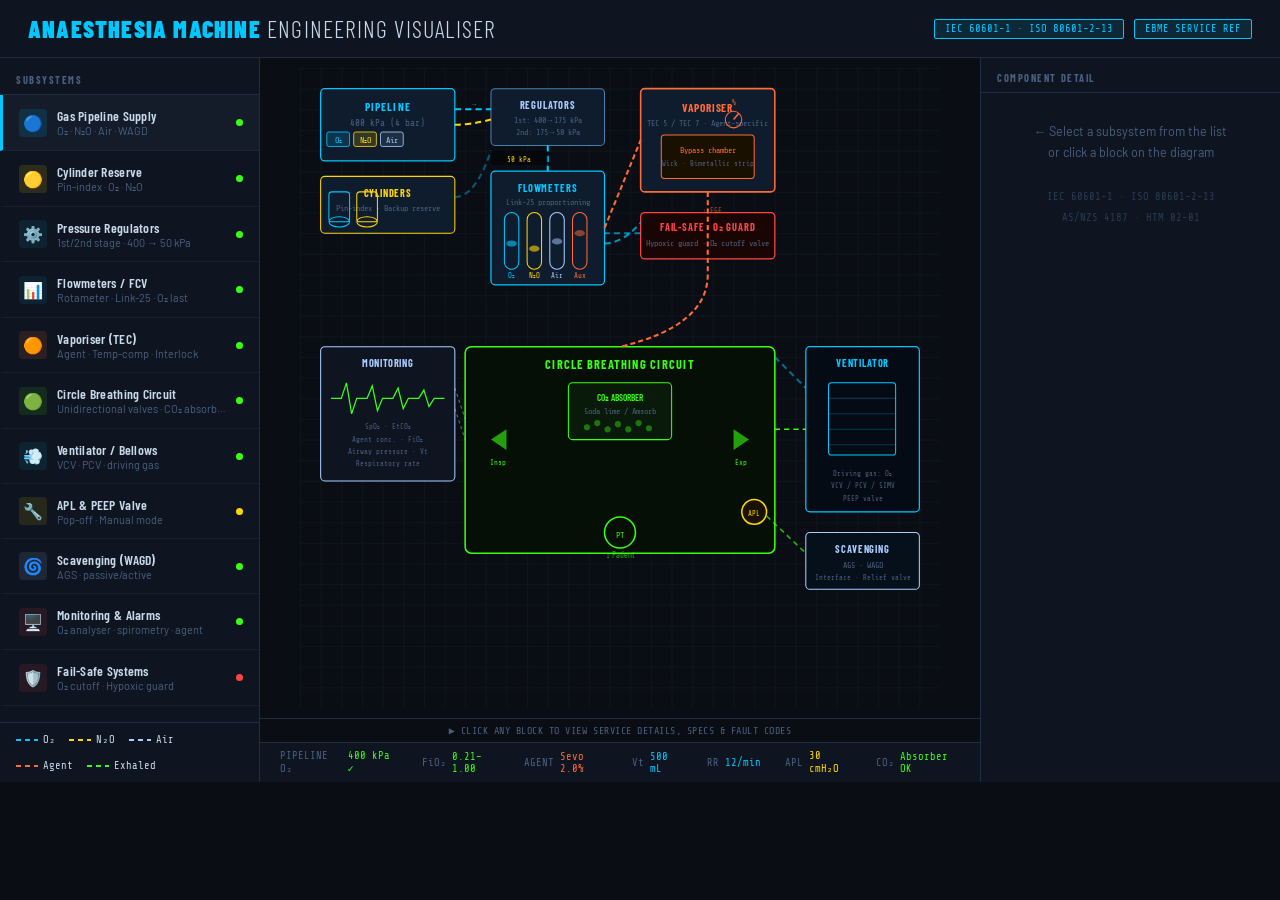
<file: medical-devices/anaesthesia-machine-visualiser.html>
<!DOCTYPE html>
<html lang="en">
<head>
<meta charset="UTF-8">
<meta name="viewport" content="width=device-width, initial-scale=1.0">
<title>Anaesthesia Machine — Engineering Visualiser</title>
<style>
  @import url('https://fonts.googleapis.com/css2?family=Share+Tech+Mono&family=Barlow+Condensed:wght@300;400;600;700;900&family=Barlow:wght@300;400;500&display=swap');

  :root {
    --bg: #0a0e14;
    --panel: #0f1520;
    --panel2: #141c2a;
    --border: #1e2d42;
    --accent: #00c8ff;
    --accent2: #ff6b35;
    --accent3: #39ff14;
    --accent4: #ffd700;
    --warn: #ff4444;
    --text: #c8daea;
    --muted: #4a6080;
    --mono: 'Share Tech Mono', monospace;
    --head: 'Barlow Condensed', sans-serif;
    --body: 'Barlow', sans-serif;
  }

  * { margin:0; padding:0; box-sizing:border-box; }

  body {
    background: var(--bg);
    color: var(--text);
    font-family: var(--body);
    min-height: 100vh;
    overflow-x: hidden;
  }

  /* === HEADER === */
  header {
    background: var(--panel);
    border-bottom: 1px solid var(--border);
    padding: 14px 28px;
    display: flex;
    align-items: center;
    justify-content: space-between;
  }
  .logo {
    font-family: var(--head);
    font-weight: 900;
    font-size: 1.5rem;
    letter-spacing: 0.05em;
    color: var(--accent);
    text-transform: uppercase;
  }
  .logo span { color: var(--text); font-weight: 300; }
  .badge {
    font-family: var(--mono);
    font-size: 0.65rem;
    background: rgba(0,200,255,0.1);
    border: 1px solid var(--accent);
    color: var(--accent);
    padding: 3px 10px;
    border-radius: 2px;
  }

  /* === LAYOUT === */
  .main {
    display: grid;
    grid-template-columns: 260px 1fr 300px;
    grid-template-rows: auto 1fr;
    height: calc(100vh - 58px);
    gap: 0;
  }

  /* === SIDEBAR LEFT — subsystems === */
  .sidebar-left {
    background: var(--panel);
    border-right: 1px solid var(--border);
    overflow-y: auto;
    padding: 0;
  }
  .sys-label {
    font-family: var(--head);
    font-weight: 700;
    font-size: 0.65rem;
    letter-spacing: 0.15em;
    color: var(--muted);
    padding: 16px 16px 8px;
    text-transform: uppercase;
    border-bottom: 1px solid var(--border);
  }
  .sys-btn {
    display: flex;
    align-items: center;
    gap: 10px;
    padding: 12px 16px;
    cursor: pointer;
    border-bottom: 1px solid rgba(30,45,66,0.5);
    transition: background 0.15s, border-left 0.15s;
    border-left: 3px solid transparent;
    user-select: none;
  }
  .sys-btn:hover { background: var(--panel2); }
  .sys-btn.active {
    background: var(--panel2);
    border-left-color: var(--accent);
  }
  .sys-icon {
    width: 28px; height: 28px;
    display: flex; align-items: center; justify-content: center;
    border-radius: 4px;
    font-size: 1rem;
    flex-shrink: 0;
  }
  .sys-info { flex: 1; min-width: 0; }
  .sys-name {
    font-family: var(--head);
    font-weight: 600;
    font-size: 0.85rem;
    letter-spacing: 0.02em;
    color: var(--text);
  }
  .sys-sub {
    font-size: 0.68rem;
    color: var(--muted);
    white-space: nowrap;
    overflow: hidden;
    text-overflow: ellipsis;
  }
  .status-dot {
    width: 7px; height: 7px;
    border-radius: 50%;
    flex-shrink: 0;
    animation: pulse 2s infinite;
  }
  .ok { background: var(--accent3); }
  .warn { background: var(--accent4); }
  .fault { background: var(--warn); }

  @keyframes pulse {
    0%,100% { opacity: 1; }
    50% { opacity: 0.4; }
  }

  /* === CENTRE — diagram area === */
  .centre {
    display: flex;
    flex-direction: column;
    background: var(--bg);
    overflow: hidden;
  }
  .diagram-area {
    flex: 1;
    position: relative;
    overflow: hidden;
    display: flex;
    align-items: center;
    justify-content: center;
  }

  /* === SVG DIAGRAM === */
  svg#machine {
    width: 100%;
    height: 100%;
    max-width: 640px;
    max-height: 640px;
  }

  /* Animated gas flow lines */
  .flow-o2 { stroke: #00c8ff; stroke-width: 2; fill: none; stroke-dasharray: 6 4; animation: flow 1.2s linear infinite; }
  .flow-n2o { stroke: #ffd700; stroke-width: 2; fill: none; stroke-dasharray: 6 4; animation: flow 1.4s linear infinite; }
  .flow-air { stroke: #aaccff; stroke-width: 1.5; fill: none; stroke-dasharray: 4 4; animation: flow 1.6s linear infinite; }
  .flow-agent { stroke: #ff6b35; stroke-width: 2; fill: none; stroke-dasharray: 5 3; animation: flow 1s linear infinite; }
  .flow-exhale { stroke: #39ff14; stroke-width: 1.5; fill: none; stroke-dasharray: 5 4; animation: flow-rev 1.8s linear infinite; }

  @keyframes flow {
    0% { stroke-dashoffset: 0; }
    100% { stroke-dashoffset: -20; }
  }
  @keyframes flow-rev {
    0% { stroke-dashoffset: 0; }
    100% { stroke-dashoffset: 20; }
  }

  /* Highlight ring when component selected */
  .comp-hitbox {
    cursor: pointer;
    fill: transparent;
  }
  .comp-hitbox:hover + .comp-highlight, .comp-hitbox.sel + .comp-highlight {
    opacity: 1;
  }
  .comp-highlight {
    opacity: 0;
    transition: opacity 0.2s;
    pointer-events: none;
  }

  /* Bellows animation */
  @keyframes bellow {
    0%, 100% { transform: scaleY(1); }
    50% { transform: scaleY(0.6); }
  }
  .bellows-anim { transform-origin: bottom; animation: bellow 3s ease-in-out infinite; }

  /* APL valve oscillate */
  @keyframes apl {
    0%, 100% { opacity: 1; }
    50% { opacity: 0.5; }
  }

  /* === INFO PANEL LEFT BOTTOM === */
  .gas-legend {
    padding: 10px 16px;
    border-top: 1px solid var(--border);
    display: flex;
    gap: 14px;
    flex-wrap: wrap;
  }
  .leg {
    display: flex; align-items: center; gap: 5px;
    font-size: 0.65rem; font-family: var(--mono);
  }
  .leg-line {
    width: 22px; height: 2px;
    background: repeating-linear-gradient(90deg, currentColor 0 5px, transparent 5px 9px);
  }

  /* === RIGHT PANEL === */
  .sidebar-right {
    background: var(--panel);
    border-left: 1px solid var(--border);
    overflow-y: auto;
    display: flex;
    flex-direction: column;
  }
  .panel-title {
    font-family: var(--head);
    font-weight: 700;
    font-size: 0.65rem;
    letter-spacing: 0.15em;
    color: var(--muted);
    padding: 14px 16px 8px;
    border-bottom: 1px solid var(--border);
    text-transform: uppercase;
  }

  /* Component detail */
  #detail-area { flex: 1; padding: 0; }
  .detail-empty {
    padding: 28px 18px;
    font-size: 0.78rem;
    color: var(--muted);
    text-align: center;
    line-height: 1.7;
  }
  .detail-card { padding: 0; }
  .detail-header {
    padding: 14px 16px 10px;
    border-bottom: 1px solid var(--border);
  }
  .detail-name {
    font-family: var(--head);
    font-weight: 700;
    font-size: 1.1rem;
    color: var(--accent);
    letter-spacing: 0.03em;
  }
  .detail-std {
    font-size: 0.68rem;
    color: var(--muted);
    font-family: var(--mono);
    margin-top: 2px;
  }
  .detail-body { padding: 12px 16px; }
  .detail-section {
    margin-bottom: 14px;
  }
  .det-sec-title {
    font-family: var(--head);
    font-weight: 600;
    font-size: 0.65rem;
    letter-spacing: 0.12em;
    color: var(--muted);
    text-transform: uppercase;
    margin-bottom: 6px;
  }
  .det-text {
    font-size: 0.78rem;
    line-height: 1.65;
    color: var(--text);
  }
  .check-list { list-style: none; }
  .check-list li {
    font-size: 0.75rem;
    padding: 4px 0;
    display: flex;
    gap: 7px;
    align-items: flex-start;
    border-bottom: 1px solid rgba(30,45,66,0.5);
    line-height: 1.4;
  }
  .check-list li:last-child { border-bottom: none; }
  .chk { color: var(--accent3); font-family: var(--mono); flex-shrink: 0; }
  .chk.w { color: var(--accent4); }
  .spec-grid {
    display: grid;
    grid-template-columns: 1fr 1fr;
    gap: 6px;
  }
  .spec-item {
    background: var(--panel2);
    border: 1px solid var(--border);
    padding: 7px 10px;
    border-radius: 3px;
  }
  .spec-key { font-size: 0.6rem; color: var(--muted); font-family: var(--mono); }
  .spec-val { font-size: 0.82rem; color: var(--accent); font-family: var(--mono); font-weight: 600; }

  /* Fault codes */
  .fault-list { list-style: none; }
  .fault-list li {
    font-size: 0.72rem;
    padding: 5px 0;
    display: flex;
    gap: 7px;
    align-items: flex-start;
    border-bottom: 1px solid rgba(30,45,66,0.5);
  }
  .fc { font-family: var(--mono); color: var(--warn); flex-shrink: 0; font-size: 0.68rem; }

  /* === BOTTOM STATUS BAR === */
  .status-bar {
    background: var(--panel);
    border-top: 1px solid var(--border);
    padding: 7px 20px;
    display: flex;
    gap: 24px;
    align-items: center;
    font-family: var(--mono);
    font-size: 0.65rem;
    color: var(--muted);
  }
  .sb-item { display: flex; gap: 6px; align-items: center; }
  .sb-val { color: var(--accent); }
  .sb-val.g { color: var(--accent3); }
  .sb-val.y { color: var(--accent4); }
  .sb-val.r { color: var(--warn); }

  /* click instruction */
  .click-hint {
    font-family: var(--mono);
    font-size: 0.63rem;
    color: var(--muted);
    text-align: center;
    padding: 6px;
    border-top: 1px solid var(--border);
    letter-spacing: 0.05em;
  }

  /* scrollbar */
  ::-webkit-scrollbar { width: 4px; }
  ::-webkit-scrollbar-track { background: transparent; }
  ::-webkit-scrollbar-thumb { background: var(--border); border-radius: 4px; }

  @media(max-width: 900px) {
    .main { grid-template-columns: 1fr; grid-template-rows: auto; height: auto; }
    .sidebar-left, .sidebar-right { max-height: 280px; }
  }
</style>
</head>
<body>

<header>
  <div class="logo">Anaesthesia Machine <span>Engineering Visualiser</span></div>
  <div style="display:flex;gap:10px;align-items:center;">
    <div class="badge">IEC 60601-1 · ISO 80601-2-13</div>
    <div class="badge">EBME SERVICE REF</div>
  </div>
</header>

<div class="main">

  <!-- LEFT SIDEBAR -->
  <div class="sidebar-left">
    <div class="sys-label">Subsystems</div>
    <div class="sys-btn active" data-comp="pipeline" onclick="selectSys(this,'pipeline')">
      <div class="sys-icon" style="background:rgba(0,200,255,0.12);">🔵</div>
      <div class="sys-info">
        <div class="sys-name">Gas Pipeline Supply</div>
        <div class="sys-sub">O₂ · N₂O · Air · WAGD</div>
      </div>
      <div class="status-dot ok"></div>
    </div>
    <div class="sys-btn" data-comp="cylinder" onclick="selectSys(this,'cylinder')">
      <div class="sys-icon" style="background:rgba(255,215,0,0.12);">🟡</div>
      <div class="sys-info">
        <div class="sys-name">Cylinder Reserve</div>
        <div class="sys-sub">Pin-index · O₂ · N₂O</div>
      </div>
      <div class="status-dot ok"></div>
    </div>
    <div class="sys-btn" data-comp="regulator" onclick="selectSys(this,'regulator')">
      <div class="sys-icon" style="background:rgba(0,200,255,0.08);">⚙️</div>
      <div class="sys-info">
        <div class="sys-name">Pressure Regulators</div>
        <div class="sys-sub">1st/2nd stage · 400 → 50 kPa</div>
      </div>
      <div class="status-dot ok"></div>
    </div>
    <div class="sys-btn" data-comp="flowmeter" onclick="selectSys(this,'flowmeter')">
      <div class="sys-icon" style="background:rgba(0,200,255,0.08);">📊</div>
      <div class="sys-info">
        <div class="sys-name">Flowmeters / FCV</div>
        <div class="sys-sub">Rotameter · Link-25 · O₂ last</div>
      </div>
      <div class="status-dot ok"></div>
    </div>
    <div class="sys-btn" data-comp="vaporiser" onclick="selectSys(this,'vaporiser')">
      <div class="sys-icon" style="background:rgba(255,107,53,0.12);">🟠</div>
      <div class="sys-info">
        <div class="sys-name">Vaporiser (TEC)</div>
        <div class="sys-sub">Agent · Temp-comp · Interlock</div>
      </div>
      <div class="status-dot ok"></div>
    </div>
    <div class="sys-btn" data-comp="circuit" onclick="selectSys(this,'circuit')">
      <div class="sys-icon" style="background:rgba(57,255,20,0.10);">🟢</div>
      <div class="sys-info">
        <div class="sys-name">Circle Breathing Circuit</div>
        <div class="sys-sub">Unidirectional valves · CO₂ absorber</div>
      </div>
      <div class="status-dot ok"></div>
    </div>
    <div class="sys-btn" data-comp="ventilator" onclick="selectSys(this,'ventilator')">
      <div class="sys-icon" style="background:rgba(0,200,255,0.08);">💨</div>
      <div class="sys-info">
        <div class="sys-name">Ventilator / Bellows</div>
        <div class="sys-sub">VCV · PCV · driving gas</div>
      </div>
      <div class="status-dot ok"></div>
    </div>
    <div class="sys-btn" data-comp="apl" onclick="selectSys(this,'apl')">
      <div class="sys-icon" style="background:rgba(255,215,0,0.10);">🔧</div>
      <div class="sys-info">
        <div class="sys-name">APL & PEEP Valve</div>
        <div class="sys-sub">Pop-off · Manual mode</div>
      </div>
      <div class="status-dot warn"></div>
    </div>
    <div class="sys-btn" data-comp="scavenging" onclick="selectSys(this,'scavenging')">
      <div class="sys-icon" style="background:rgba(170,204,255,0.10);">🌀</div>
      <div class="sys-info">
        <div class="sys-name">Scavenging (WAGD)</div>
        <div class="sys-sub">AGS · passive/active</div>
      </div>
      <div class="status-dot ok"></div>
    </div>
    <div class="sys-btn" data-comp="monitor" onclick="selectSys(this,'monitor')">
      <div class="sys-icon" style="background:rgba(255,68,68,0.10);">🖥️</div>
      <div class="sys-info">
        <div class="sys-name">Monitoring & Alarms</div>
        <div class="sys-sub">O₂ analyser · spirometry · agent</div>
      </div>
      <div class="status-dot ok"></div>
    </div>
    <div class="sys-btn" data-comp="failsafe" onclick="selectSys(this,'failsafe')">
      <div class="sys-icon" style="background:rgba(255,68,68,0.10);">🛡️</div>
      <div class="sys-info">
        <div class="sys-name">Fail-Safe Systems</div>
        <div class="sys-sub">O₂ cutoff · Hypoxic guard</div>
      </div>
      <div class="status-dot fault"></div>
    </div>

    <div style="height:16px;"></div>
    <div class="gas-legend">
      <div class="leg"><div class="leg-line" style="color:#00c8ff;"></div><span>O₂</span></div>
      <div class="leg"><div class="leg-line" style="color:#ffd700;"></div><span>N₂O</span></div>
      <div class="leg"><div class="leg-line" style="color:#aaccff;"></div><span>Air</span></div>
      <div class="leg"><div class="leg-line" style="color:#ff6b35;"></div><span>Agent</span></div>
      <div class="leg"><div class="leg-line" style="color:#39ff14;"></div><span>Exhaled</span></div>
    </div>
  </div>

  <!-- CENTRE DIAGRAM -->
  <div class="centre">
    <div class="diagram-area">
      <svg id="machine" viewBox="0 0 620 620" xmlns="http://www.w3.org/2000/svg">
        <defs>
          <filter id="glow">
            <feGaussianBlur stdDeviation="3" result="blur"/>
            <feComposite in="SourceGraphic" in2="blur" operator="over"/>
          </filter>
          <marker id="arr" markerWidth="6" markerHeight="6" refX="3" refY="3" orient="auto">
            <path d="M0,0 L6,3 L0,6 Z" fill="#00c8ff" opacity="0.7"/>
          </marker>
        </defs>

        <!-- BACKGROUND GRID -->
        <pattern id="grid" width="20" height="20" patternUnits="userSpaceOnUse">
          <path d="M20,0 L0,0 L0,20" fill="none" stroke="#1a2535" stroke-width="0.5"/>
        </pattern>
        <rect width="620" height="620" fill="url(#grid)"/>

        <!-- ========= GAS SUPPLY BLOCK ========= -->
        <!-- Pipeline block -->
        <rect x="20" y="20" width="130" height="70" rx="4" fill="#0f1c2e" stroke="#00c8ff" stroke-width="1.2" id="blk-pipeline"/>
        <text x="85" y="42" text-anchor="middle" font-family="'Barlow Condensed'" font-size="11" fill="#00c8ff" font-weight="700" letter-spacing="0.1em">PIPELINE</text>
        <text x="85" y="56" text-anchor="middle" font-family="'Share Tech Mono'" font-size="9" fill="#4a6080">400 kPa (4 bar)</text>
        <!-- Gas labels -->
        <rect x="26" y="62" width="22" height="14" rx="2" fill="rgba(0,200,255,0.15)" stroke="#00c8ff" stroke-width="0.8"/>
        <text x="37" y="73" text-anchor="middle" font-family="'Share Tech Mono'" font-size="8" fill="#00c8ff">O₂</text>
        <rect x="52" y="62" width="22" height="14" rx="2" fill="rgba(255,215,0,0.15)" stroke="#ffd700" stroke-width="0.8"/>
        <text x="63" y="73" text-anchor="middle" font-family="'Share Tech Mono'" font-size="8" fill="#ffd700">N₂O</text>
        <rect x="78" y="62" width="22" height="14" rx="2" fill="rgba(170,204,255,0.1)" stroke="#aaccff" stroke-width="0.8"/>
        <text x="89" y="73" text-anchor="middle" font-family="'Share Tech Mono'" font-size="8" fill="#aaccff">Air</text>
        <!-- Clickable hitbox -->
        <rect x="20" y="20" width="130" height="70" rx="4" class="comp-hitbox" onclick="showDetail('pipeline')"/>

        <!-- Cylinder reserve -->
        <rect x="20" y="105" width="130" height="55" rx="4" fill="#0f1c2e" stroke="#ffd700" stroke-width="1" id="blk-cylinder"/>
        <text x="85" y="125" text-anchor="middle" font-family="'Barlow Condensed'" font-size="10" fill="#ffd700" font-weight="700" letter-spacing="0.08em">CYLINDERS</text>
        <text x="85" y="139" text-anchor="middle" font-family="'Share Tech Mono'" font-size="8" fill="#4a6080">Pin-index · Backup reserve</text>
        <!-- cylinder icons -->
        <ellipse cx="38" cy="149" rx="10" ry="5" fill="none" stroke="#00c8ff" stroke-width="1"/>
        <rect x="28" y="120" width="20" height="29" rx="3" fill="none" stroke="#00c8ff" stroke-width="1"/>
        <ellipse cx="65" cy="149" rx="10" ry="5" fill="none" stroke="#ffd700" stroke-width="1"/>
        <rect x="55" y="120" width="20" height="29" rx="3" fill="none" stroke="#ffd700" stroke-width="1"/>
        <rect x="20" y="105" width="130" height="55" rx="4" class="comp-hitbox" onclick="showDetail('cylinder')"/>

        <!-- ========= REGULATORS ========= -->
        <rect x="185" y="20" width="110" height="55" rx="4" fill="#0f1c2e" stroke="#4a80aa" stroke-width="1" id="blk-regulator"/>
        <text x="240" y="40" text-anchor="middle" font-family="'Barlow Condensed'" font-size="10" fill="#aaccff" font-weight="700" letter-spacing="0.08em">REGULATORS</text>
        <text x="240" y="53" text-anchor="middle" font-family="'Share Tech Mono'" font-size="8" fill="#4a6080">1st: 400→175 kPa</text>
        <text x="240" y="65" text-anchor="middle" font-family="'Share Tech Mono'" font-size="8" fill="#4a6080">2nd: 175→50 kPa</text>
        <rect x="185" y="20" width="110" height="55" rx="4" class="comp-hitbox" onclick="showDetail('regulator')"/>

        <!-- ========= FLOWMETERS ========= -->
        <rect x="185" y="100" width="110" height="110" rx="4" fill="#0f1c2e" stroke="#00c8ff" stroke-width="1.2" id="blk-flowmeter"/>
        <text x="240" y="120" text-anchor="middle" font-family="'Barlow Condensed'" font-size="10" fill="#00c8ff" font-weight="700" letter-spacing="0.08em">FLOWMETERS</text>
        <text x="240" y="133" text-anchor="middle" font-family="'Share Tech Mono'" font-size="8" fill="#4a6080">Link-25 proportioning</text>

        <!-- Rotameter tubes -->
        <rect x="198" y="140" width="14" height="55" rx="7" fill="none" stroke="#00c8ff" stroke-width="1"/>
        <ellipse cx="205" cy="170" rx="5" ry="3" fill="#00c8ff" opacity="0.6"/>
        <text x="205" y="203" text-anchor="middle" font-family="'Share Tech Mono'" font-size="7" fill="#00c8ff">O₂</text>

        <rect x="220" y="140" width="14" height="55" rx="7" fill="none" stroke="#ffd700" stroke-width="1"/>
        <ellipse cx="227" cy="175" rx="5" ry="3" fill="#ffd700" opacity="0.6"/>
        <text x="227" y="203" text-anchor="middle" font-family="'Share Tech Mono'" font-size="7" fill="#ffd700">N₂O</text>

        <rect x="242" y="140" width="14" height="55" rx="7" fill="none" stroke="#aaccff" stroke-width="1"/>
        <ellipse cx="249" cy="168" rx="5" ry="3" fill="#aaccff" opacity="0.5"/>
        <text x="249" y="203" text-anchor="middle" font-family="'Share Tech Mono'" font-size="7" fill="#aaccff">Air</text>

        <rect x="264" y="140" width="14" height="55" rx="7" fill="none" stroke="#ff6b35" stroke-width="1"/>
        <ellipse cx="271" cy="160" rx="5" ry="3" fill="#ff6b35" opacity="0.5"/>
        <text x="271" y="203" text-anchor="middle" font-family="'Share Tech Mono'" font-size="7" fill="#ff6b35">Aux</text>

        <rect x="185" y="100" width="110" height="110" rx="4" class="comp-hitbox" onclick="showDetail('flowmeter')"/>

        <!-- ========= VAPORISER ========= -->
        <rect x="330" y="20" width="130" height="100" rx="4" fill="#0f1c2e" stroke="#ff6b35" stroke-width="1.5" id="blk-vaporiser"/>
        <text x="395" y="43" text-anchor="middle" font-family="'Barlow Condensed'" font-size="11" fill="#ff6b35" font-weight="700" letter-spacing="0.08em">VAPORISER</text>
        <text x="395" y="56" text-anchor="middle" font-family="'Share Tech Mono'" font-size="8" fill="#4a6080">TEC 5 / TEC 7 · Agent-specific</text>
        <!-- Vaporiser body -->
        <rect x="350" y="65" width="90" height="42" rx="3" fill="#1a1000" stroke="#ff6b35" stroke-width="1"/>
        <text x="395" y="82" text-anchor="middle" font-family="'Share Tech Mono'" font-size="8" fill="#ff6b35">Bypass chamber</text>
        <text x="395" y="95" text-anchor="middle" font-family="'Share Tech Mono'" font-size="7" fill="#4a6080">Wick · Bimetallic strip</text>
        <!-- dial indicator -->
        <circle cx="420" cy="50" r="8" fill="none" stroke="#ff6b35" stroke-width="1"/>
        <line x1="420" y1="50" x2="425" y2="44" stroke="#ff6b35" stroke-width="1.5"/>
        <text x="420" y="36" text-anchor="middle" font-family="'Share Tech Mono'" font-size="7" fill="#ff6b35">%</text>
        <rect x="330" y="20" width="130" height="100" rx="4" class="comp-hitbox" onclick="showDetail('vaporiser')"/>

        <!-- ========= FAIL-SAFE ========= -->
        <rect x="330" y="140" width="130" height="45" rx="4" fill="#1a0505" stroke="#ff4444" stroke-width="1.2" id="blk-failsafe"/>
        <text x="395" y="158" text-anchor="middle" font-family="'Barlow Condensed'" font-size="10" fill="#ff4444" font-weight="700" letter-spacing="0.08em">FAIL-SAFE · O₂ GUARD</text>
        <text x="395" y="172" text-anchor="middle" font-family="'Share Tech Mono'" font-size="8" fill="#4a6080">Hypoxic guard · O₂ cutoff valve</text>
        <rect x="330" y="140" width="130" height="45" rx="4" class="comp-hitbox" onclick="showDetail('failsafe')"/>

        <!-- ========= CIRCLE CIRCUIT ========= -->
        <rect x="160" y="270" width="300" height="200" rx="6" fill="#050f05" stroke="#39ff14" stroke-width="1.5" id="blk-circuit"/>
        <text x="310" y="292" text-anchor="middle" font-family="'Barlow Condensed'" font-size="12" fill="#39ff14" font-weight="700" letter-spacing="0.1em">CIRCLE BREATHING CIRCUIT</text>

        <!-- CO2 absorber -->
        <rect x="260" y="305" width="100" height="55" rx="4" fill="#0a1a0a" stroke="#39ff14" stroke-width="1"/>
        <text x="310" y="323" text-anchor="middle" font-family="'Barlow Condensed'" font-size="9" fill="#39ff14" font-weight="600">CO₂ ABSORBER</text>
        <text x="310" y="335" text-anchor="middle" font-family="'Share Tech Mono'" font-size="8" fill="#4a6080">Soda lime / Amsorb</text>
        <!-- granules visual -->
        <circle cx="278" cy="348" r="3" fill="#39ff14" opacity="0.4"/>
        <circle cx="288" cy="344" r="3" fill="#39ff14" opacity="0.4"/>
        <circle cx="298" cy="350" r="3" fill="#39ff14" opacity="0.4"/>
        <circle cx="308" cy="345" r="3" fill="#39ff14" opacity="0.4"/>
        <circle cx="318" cy="350" r="3" fill="#39ff14" opacity="0.4"/>
        <circle cx="328" cy="344" r="3" fill="#39ff14" opacity="0.4"/>
        <circle cx="338" cy="349" r="3" fill="#39ff14" opacity="0.4"/>

        <!-- Unidirectional valves -->
        <polygon points="185,360 200,350 200,370" fill="#39ff14" opacity="0.6"/>
        <text x="192" y="385" text-anchor="middle" font-family="'Share Tech Mono'" font-size="7" fill="#39ff14">Insp</text>
        <polygon points="420,370 420,350 435,360" fill="#39ff14" opacity="0.6"/>
        <text x="427" y="385" text-anchor="middle" font-family="'Share Tech Mono'" font-size="7" fill="#39ff14">Exp</text>

        <!-- Y-piece patient connection -->
        <circle cx="310" cy="450" r="15" fill="none" stroke="#39ff14" stroke-width="1.5"/>
        <text x="310" y="455" text-anchor="middle" font-family="'Share Tech Mono'" font-size="8" fill="#39ff14">PT</text>

        <!-- APL valve -->
        <circle cx="440" cy="430" r="12" fill="#1a1200" stroke="#ffd700" stroke-width="1.5" id="blk-apl" style="animation: apl 3s ease-in-out infinite;"/>
        <text x="440" y="434" text-anchor="middle" font-family="'Share Tech Mono'" font-size="7" fill="#ffd700">APL</text>
        <rect x="428" y="418" width="24" height="24" rx="12" fill="transparent" class="comp-hitbox" onclick="showDetail('apl')"/>

        <!-- Circle circuit clickable -->
        <rect x="160" y="270" width="300" height="200" rx="6" fill="transparent" class="comp-hitbox" onclick="showDetail('circuit')"/>

        <!-- ========= BELLOWS / VENTILATOR ========= -->
        <rect x="490" y="270" width="110" height="160" rx="4" fill="#050b14" stroke="#00c8ff" stroke-width="1.2" id="blk-ventilator"/>
        <text x="545" y="290" text-anchor="middle" font-family="'Barlow Condensed'" font-size="10" fill="#00c8ff" font-weight="700" letter-spacing="0.08em">VENTILATOR</text>
        <!-- Bellows visual -->
        <g class="bellows-anim">
          <rect x="512" y="305" width="65" height="70" rx="3" fill="none" stroke="#00c8ff" stroke-width="1"/>
          <line x1="512" y1="320" x2="577" y2="320" stroke="#00c8ff" stroke-width="0.5" opacity="0.5"/>
          <line x1="512" y1="335" x2="577" y2="335" stroke="#00c8ff" stroke-width="0.5" opacity="0.5"/>
          <line x1="512" y1="350" x2="577" y2="350" stroke="#00c8ff" stroke-width="0.5" opacity="0.5"/>
          <line x1="512" y1="365" x2="577" y2="365" stroke="#00c8ff" stroke-width="0.5" opacity="0.5"/>
        </g>
        <text x="545" y="395" text-anchor="middle" font-family="'Share Tech Mono'" font-size="7" fill="#4a6080">Driving gas: O₂</text>
        <text x="545" y="407" text-anchor="middle" font-family="'Share Tech Mono'" font-size="7" fill="#4a6080">VCV / PCV / SIMV</text>
        <text x="545" y="419" text-anchor="middle" font-family="'Share Tech Mono'" font-size="7" fill="#4a6080">PEEP valve</text>
        <rect x="490" y="270" width="110" height="160" rx="4" class="comp-hitbox" onclick="showDetail('ventilator')"/>

        <!-- ========= SCAVENGING ========= -->
        <rect x="490" y="450" width="110" height="55" rx="4" fill="#05101a" stroke="#aaccff" stroke-width="1" id="blk-scavenging"/>
        <text x="545" y="470" text-anchor="middle" font-family="'Barlow Condensed'" font-size="10" fill="#aaccff" font-weight="700" letter-spacing="0.08em">SCAVENGING</text>
        <text x="545" y="484" text-anchor="middle" font-family="'Share Tech Mono'" font-size="8" fill="#4a6080">AGS · WAGD</text>
        <text x="545" y="496" text-anchor="middle" font-family="'Share Tech Mono'" font-size="7" fill="#4a6080">Interface · Relief valve</text>
        <rect x="490" y="450" width="110" height="55" rx="4" class="comp-hitbox" onclick="showDetail('scavenging')"/>

        <!-- ========= MONITORING ========= -->
        <rect x="20" y="270" width="130" height="130" rx="4" fill="#0f1520" stroke="#aaccff" stroke-width="1" id="blk-monitor"/>
        <text x="85" y="290" text-anchor="middle" font-family="'Barlow Condensed'" font-size="10" fill="#aaccff" font-weight="700" letter-spacing="0.06em">MONITORING</text>
        <!-- mini waveform -->
        <polyline points="30,320 40,320 45,305 50,335 55,320 65,320 70,308 75,332 80,320 90,320 95,310 100,330 105,320 115,320 120,312 125,328 130,320 140,320" fill="none" stroke="#39ff14" stroke-width="1.2"/>
        <text x="85" y="350" text-anchor="middle" font-family="'Share Tech Mono'" font-size="7" fill="#4a6080">SpO₂ · EtCO₂</text>
        <text x="85" y="362" text-anchor="middle" font-family="'Share Tech Mono'" font-size="7" fill="#4a6080">Agent conc. · FiO₂</text>
        <text x="85" y="374" text-anchor="middle" font-family="'Share Tech Mono'" font-size="7" fill="#4a6080">Airway pressure · Vt</text>
        <text x="85" y="386" text-anchor="middle" font-family="'Share Tech Mono'" font-size="7" fill="#4a6080">Respiratory rate</text>
        <rect x="20" y="270" width="130" height="130" rx="4" class="comp-hitbox" onclick="showDetail('monitor')"/>

        <!-- ========= FLOW PATHS ========= -->

        <!-- Pipeline → Regulators (O₂) -->
        <path d="M150,40 L185,40" class="flow-o2"/>
        <!-- Pipeline → Regulators (N₂O) -->
        <path d="M150,55 Q165,55 185,50" class="flow-n2o"/>
        <!-- Cylinders → Regulators -->
        <path d="M150,125 Q170,125 185,80" class="flow-o2" opacity="0.4"/>

        <!-- Regulators → Flowmeters -->
        <path d="M240,75 L240,100" class="flow-o2"/>

        <!-- Flowmeters → Vaporiser -->
        <path d="M295,155 L330,70" class="flow-agent"/>
        <!-- O₂ last in manifold -->
        <path d="M295,170 Q312,170 330,150" class="flow-o2" opacity="0.7"/>

        <!-- Vaporiser → fresh gas outlet → circuit -->
        <path d="M395,120 L395,200 Q395,250 310,270" class="flow-agent"/>

        <!-- Fail-safe inline -->
        <path d="M330,160 L295,160" class="flow-o2" opacity="0.6"/>

        <!-- Ventilator driving gas -->
        <path d="M460,280 L490,310" class="flow-o2" opacity="0.5"/>

        <!-- Circuit → ventilator -->
        <path d="M460,350 L490,350" class="flow-exhale"/>

        <!-- APL → scavenging -->
        <path d="M452,434 L490,470" class="flow-exhale" opacity="0.7"/>

        <!-- Patient port label -->
        <text x="310" y="475" text-anchor="middle" font-family="'Barlow Condensed'" font-size="9" fill="#39ff14" opacity="0.7">↕ Patient</text>

        <!-- Monitoring connections -->
        <path d="M150,310 L160,340" stroke="#aaccff" stroke-width="1" stroke-dasharray="3,3" opacity="0.5"/>
        <path d="M150,330 L160,360" stroke="#aaccff" stroke-width="1" stroke-dasharray="3,3" opacity="0.5"/>

        <!-- Labels for flow direction -->
        <text x="165" y="38" font-family="'Share Tech Mono'" font-size="7" fill="#00c8ff" opacity="0.7">→</text>
        <text x="238" y="95" font-family="'Share Tech Mono'" font-size="7" fill="#00c8ff" opacity="0.7">↓</text>
        <text x="390" y="140" font-family="'Share Tech Mono'" font-size="7" fill="#ff6b35" opacity="0.7">↓ FGF</text>

        <!-- Pressure annotations -->
        <rect x="185" y="80" width="55" height="14" rx="2" fill="rgba(0,0,0,0.5)"/>
        <text x="212" y="91" text-anchor="middle" font-family="'Share Tech Mono'" font-size="7" fill="#ffd700">50 kPa</text>

      </svg>
    </div>
    <div class="click-hint">▶ CLICK ANY BLOCK TO VIEW SERVICE DETAILS, SPECS & FAULT CODES</div>

    <!-- Status bar -->
    <div class="status-bar">
      <div class="sb-item">PIPELINE O₂ <span class="sb-val g">400 kPa ✓</span></div>
      <div class="sb-item">FiO₂ <span class="sb-val g">0.21–1.00</span></div>
      <div class="sb-item">AGENT <span class="sb-val" style="color:#ff6b35">Sevo 2.0%</span></div>
      <div class="sb-item">Vt <span class="sb-val">500 mL</span></div>
      <div class="sb-item">RR <span class="sb-val">12/min</span></div>
      <div class="sb-item">APL <span class="sb-val y">30 cmH₂O</span></div>
      <div class="sb-item">CO₂ <span class="sb-val g">Absorber OK</span></div>
    </div>
  </div>

  <!-- RIGHT PANEL -->
  <div class="sidebar-right">
    <div class="panel-title">Component Detail</div>
    <div id="detail-area">
      <div class="detail-empty" id="detail-empty">
        ← Select a subsystem from the list<br>or click a block on the diagram<br><br>
        <span style="font-family:'Share Tech Mono';font-size:0.65rem;color:#2a3a50;">
          IEC 60601-1 · ISO 80601-2-13<br>
          AS/NZS 4187 · HTM 02-01
        </span>
      </div>
    </div>
  </div>

</div>

<script>
const details = {
  pipeline: {
    name: "Gas Pipeline Supply",
    std: "HTM 02-01 · ISO 7396-1 · BS EN ISO 9170",
    principle: "Medical gas pipeline systems (MGPS) deliver O₂, N₂O, and medical air at 400 kPa (4 bar) gauge via colour-coded, gas-specific Schrader probe connectors on the machine wall. NIST (Non-Interchangeable Screw Thread) connectors prevent cross-connection. Each gas enters through a Schrader probe with a check valve to prevent backflow. A pipeline pressure gauge should read 400 ± 50 kPa.",
    specs: [
      ["O₂ Pressure","400 kPa"],["N₂O Pressure","400 kPa"],["Air Pressure","400 kPa"],["Connector","NIST / Schrader"],["Purity O₂","≥ 99.5%"],["WAGD","−75 kPa"],
    ],
    checks: [
      {t:"ok", c:"Verify pipeline supply pressure 400 kPa on machine gauges at start of session"},
      {t:"ok", c:"Cross-check hose colours: O₂ white, N₂O blue, Air grey (UK HTM)"},
      {t:"ok", c:"Tug-test each Schrader probe — should resist gentle pull"},
      {t:"ok", c:"Inspect probe O-rings annually for cracks or deformation"},
      {t:"w", c:"Annual pipeline pressure survey by estate team (HTM 02-01 Part B)"},
      {t:"ok", c:"Record N₂O pipeline Trichloroethylene test results"},
    ],
    faults: [
      {c:"P001", d:"Low pipeline pressure alarm — check MGPS plant room, manifold changeover"},
      {c:"P002", d:"Cross-connection suspected — immediate shutdown, call medical gas engineer"},
      {c:"P003", d:"Schrader probe sticking — replace valve body; use correct NIST"},
    ]
  },
  cylinder: {
    name: "Cylinder Reserve Supply",
    std: "BS EN ISO 10524 · The Medicines Act 1968 · HTM 02-01",
    principle: "Cylinder reserves use the pin-index safety system (PISS) to prevent wrong gas connection. Each cylinder has a unique pin pattern matching the yoke. O₂ cylinders (black + white) connect via a two-pin index; N₂O (blue) via a different index. Cylinders attach via a Bodok seal (washer). Pressure: O₂ full ~13,700 kPa; N₂O full ~5,150 kPa (gauge reflects liquid phase). A cylinder check valve prevents pipeline gas from entering and contaminating the cylinder.",
    specs: [
      ["O₂ Full Pressure","13,700 kPa"],["N₂O Full Pressure","5,150 kPa"],["O₂ Pin-index","2,5"],["N₂O Pin-index","3,5"],["Seal","Bodok (neoprene)"],["Cylinder Test","10 yearly"],
    ],
    checks: [
      {t:"ok", c:"Check Bodok seal condition each cylinder change — replace if flattened/cracked"},
      {t:"ok", c:"Open cylinder one full turn; read gauge before use"},
      {t:"ok", c:"Ensure cylinder check valve prevents pipeline backflow (listen/feel)"},
      {t:"w", c:"N₂O gauge reads pressure of vapour — weight is the only reliable fullness indicator"},
      {t:"ok", c:"Cylinders must be chained/secured to machine frame at all times"},
      {t:"ok", c:"Inspect cylinder shoulder markings: test date, gas type, batch"},
    ],
    faults: [
      {c:"C001", d:"Cylinder pressure low — N₂O gauge may read 5000 kPa even when nearly empty; weigh"},
      {c:"C002", d:"Leaking Bodok seal — replace seal; do not overtighten yoke"},
      {c:"C003", d:"Pin-index damage — send to manufacturer; never file or modify pins"},
    ]
  },
  regulator: {
    name: "Pressure Regulators",
    std: "ISO 10524-1 · IEC 60601-1",
    principle: "Regulators reduce high pipeline or cylinder pressure to a stable working pressure for the flowmeters. First-stage regulators reduce cylinder pressure (~13,700 kPa) to intermediate (~175–400 kPa). Second-stage regulators reduce to 50–100 kPa for flowmeter operation. Regulators incorporate a diaphragm and spring mechanism. An overpressure relief valve (PRV) protects downstream components. Pipeline gas enters directly at 400 kPa and may pass through a second stage before the flowmeters.",
    specs: [
      ["Inlet (cylinder)","~13,700 kPa"],["After 1st stage","~175 kPa"],["After 2nd stage","~50 kPa"],["PRV set pressure","60–80 kPa"],["Diaphragm mat.","PTFE/Buna-N"],["Service interval","5 yearly"],
    ],
    checks: [
      {t:"ok", c:"Check PRV function: briefly exceed set pressure using test rig; valve should open and reseat"},
      {t:"ok", c:"Inspect regulator body for corrosion, cracks, or oxygen-incompatible grease"},
      {t:"ok", c:"Verify outlet pressure with calibrated gauge at inlet and outlet test ports"},
      {t:"w", c:"Use only oxygen-compatible lubricants (PTFE-based) — hydrocarbon grease ignites in O₂"},
      {t:"ok", c:"Replace diaphragm and seat every 5 years or as per OEM schedule"},
    ],
    faults: [
      {c:"R001", d:"Regulator creep — output pressure rises slowly; seat worn, replace regulator"},
      {c:"R002", d:"PRV continuously venting — downstream blockage or regulator set pressure too low"},
      {c:"R003", d:"Regulator freezing (N₂O) — moisture ingress; replace and improve gas quality"},
    ]
  },
  flowmeter: {
    name: "Flowmeters & FCV",
    std: "ISO 15002 · EN 740",
    principle: "Variable-area rotameters (Thorpe tubes) measure gas flow. A float (bobbin) rises in a tapered glass tube as flow increases. Each tube is calibrated for a specific gas (density and viscosity differ). O₂ must be positioned last (downstream) in the manifold to ensure a hypoxic mixture cannot form if a flowmeter leaks — any O₂ leaking from an upstream position flows into the fresh gas stream. The Link-25 proportioning system mechanically links O₂ and N₂O flowmeter controls via a sprocket chain to maintain a minimum ~25% O₂ in the mixture (1:3 N₂O:O₂ ratio). Flow control valves (FCVs) are needle valves with non-detachable knobs.",
    specs: [
      ["O₂ range","0–12 L/min"],["N₂O range","0–12 L/min"],["Air range","0–15 L/min"],["Min FiO₂ guard","21–25%"],["Link-25 chain","Sprocket 1:3"],["Tube material","Borosilicate glass"],
    ],
    checks: [
      {t:"ok", c:"Check float moves freely: tap tube lightly; float should spin (spherical bobbin reads centre; bobbin reads top)"},
      {t:"ok", c:"Verify O₂ tube is downstream (last in manifold)"},
      {t:"ok", c:"Test Link-25: increasing N₂O should automatically increase O₂ minimum"},
      {t:"ok", c:"Inspect flowmeter scale legibility; replace cracked tubes"},
      {t:"w", c:"Annual calibration of all flow tubes with traceable flow standard"},
      {t:"ok", c:"Ensure FCV knobs are non-detachable and controls smooth with no backlash"},
    ],
    faults: [
      {c:"F001", d:"Float sticking — contamination or static; clean tube with IPA, dry thoroughly"},
      {c:"F002", d:"Cracked tube — gas bypass, hypoxic risk; replace immediately"},
      {c:"F003", d:"Link-25 slip — chain worn or sprocket teeth damaged; replace chain assembly"},
    ]
  },
  vaporiser: {
    name: "Vaporiser (TEC Series)",
    std: "IEC 60601-2-13 · ISO 8835-3",
    principle: "Vaporisers (e.g. Datex-Ohmeda TEC 5/7) deliver a precise agent concentration regardless of temperature and flow rate. Fresh gas splits: most bypasses the vaporising chamber; a fraction enters the wick chamber where it saturates with vapour. A bimetallic temperature-compensating valve adjusts the bypass ratio — increasing agent delivery as temperature drops (vapour pressure falls). Agent-specific filling systems (AFF/Quik-Fil) prevent the wrong agent being loaded. An interlock (e.g. Selectatec) ensures only one vaporiser is active. Output concentration is adjusted by a rotary dial calibrated in vol%.",
    specs: [
      ["O/P range Sevo","0–8 vol%"],["O/P range Iso","0–5 vol%"],["O/P range Des","0–18 vol%"],["Temp comp range","15–35°C"],["Tipping angle","<45°"],["Calibration tol.","±15% of set"],
    ],
    checks: [
      {t:"ok", c:"Annual calibration: connect agent analyser downstream; check output at 1%, 2%, 4% and midflow"},
      {t:"ok", c:"Check agent level window — fill only with correct agent via AFF port"},
      {t:"ok", c:"Test interlock: second vaporiser should not turn on when first is active"},
      {t:"w", c:"Never tip TEC vaporiser >45° — liquid agent contaminates bypass chamber"},
      {t:"ok", c:"Inspect dial O-ring and control spindle for wear; tighten to spec torque"},
      {t:"ok", c:"Verify Selectatec mounting latch engages firmly on backbar"},
    ],
    faults: [
      {c:"V001", d:"High agent output — vaporiser tipped or overfilled; drain, stand upright 30 min, flush"},
      {c:"V002", d:"Low agent output — wick dry or temperature-compensating valve stuck; return for OEM service"},
      {c:"V003", d:"Interlock failure — replace interlock latch assembly; do not bypass"},
    ]
  },
  circuit: {
    name: "Circle Breathing Circuit",
    std: "ISO 8835-2 · IEC 60601-2-13",
    principle: "The circle system recirculates exhaled gas after removing CO₂, conserving agent and heat. Components: inspiratory and expiratory unidirectional valves (check valves) prevent reverse flow; CO₂ absorber (soda lime or Amsorb) contains Ca(OH)₂ which reacts with CO₂ (CO₂ + Ca(OH)₂ → CaCO₃ + H₂O); fresh gas inlet (FGI) adds fresh gas; reservoir bag or bellows buffer flows; Y-piece connects to patient airway. Unidirectional valves are held open by gas flow and snap shut on reversal. Soda lime changes colour (white→violet) when exhausted and may revert on rest — check for CO₂ breakthrough.",
    specs: [
      ["Valve open pressure","<0.3 cmH₂O"],["Absorber capacity","~1 hr at 0.5 MAC"],["Soda lime comps","Ca(OH)₂ · NaOH · KOH"],["Circuit compliance","~2.5 mL/cmH₂O"],["CO₂ indicator","White→violet"],["Max EtCO₂ rise","5 mmHg over 1 min"],
    ],
    checks: [
      {t:"ok", c:"Check inspiratory and expiratory valves: place hand at Y-piece; exhale — expiratory disc should lift only"},
      {t:"ok", c:"Inspect soda lime colour and granule integrity; replace if >50% coloured or after ~8 hours use"},
      {t:"ok", c:"Leak test circuit at 30 cmH₂O: occlude Y-piece, pressurize; should hold for 10 s"},
      {t:"ok", c:"Check all circuit connections are push-fit and locked (22mm fittings)"},
      {t:"w", c:"Compound A (sevorane + dried soda lime) risk — maintain soda lime moisture, use fresh absorbent"},
      {t:"ok", c:"Inspect corrugated tubing for cracks, condensation, and incorrect assembly"},
    ],
    faults: [
      {c:"CC001", d:"Incompetent inspiratory valve — CO₂ rebreathing, EtCO₂ rising; replace valve disc"},
      {c:"CC002", d:"CO₂ absorber exhausted — EtCO₂ not clearing; replace granules"},
      {c:"CC003", d:"Circuit leak — Vt lost, high FGF needed; systematic pressure test to locate"},
    ]
  },
  ventilator: {
    name: "Ventilator / Bellows",
    std: "ISO 80601-2-12 · IEC 60601-1",
    principle: "Most anaesthetic ventilators use a bag-in-bottle (BIB) design. A bellows (collapsible bag) sits inside a rigid canister. Driving gas (usually O₂ from pipeline) enters the canister during inspiration, compressing the bellows and delivering tidal volume to the patient. During expiration, the canister pressure drops, bellows refills from patient exhaled gas. Modes include VCV (volume-controlled), PCV (pressure-controlled), and SIMV. A PEEP valve on the expiratory limb maintains positive end-expiratory pressure. Bellows ascent during expiration (Mapleson D-like behaviour) confirms spontaneous breathing. Drive gas consumption can be 3–4 L/min.",
    specs: [
      ["Tidal volume","20–1500 mL"],["RR range","1–100 bpm"],["I:E ratio","4:1–1:4"],["PEEP range","0–20 cmH₂O"],["Drive gas","O₂ (100%)"],["Drive gas use","~3.5 L/min"],
    ],
    checks: [
      {t:"ok", c:"Check bellows for holes: pressurize bellows with driving gas; submerge in water, check for bubbles"},
      {t:"ok", c:"Verify Vt accuracy with calibrated spirometer at Y-piece"},
      {t:"ok", c:"Test PEEP valve at 5, 10, 15 cmH₂O with manometer"},
      {t:"ok", c:"Inspect driving gas solenoid valve for sticking (audible click, response time)"},
      {t:"w", c:"Bellows colour change indicates damage — replace latex/silicone bellows annually"},
      {t:"ok", c:"Verify fresh gas compensation if applicable (GE Aisys, Dräger Fabius)"},
    ],
    faults: [
      {c:"VT001", d:"Bellows not filling — exhalation valve obstruction or PEEP too high; inspect valve"},
      {c:"VT002", d:"Vt delivery low — bellows hole, circuit leak, or drive gas failure"},
      {c:"VT003", d:"PEEP unstable — PEEP valve diaphragm worn; replace valve assembly"},
    ]
  },
  apl: {
    name: "APL & PEEP Valve",
    std: "ISO 8835-2 · IEC 60601-2-13",
    principle: "The Adjustable Pressure Limiting (APL) valve — also called the pop-off valve — vents excess gas from the circuit during spontaneous or manually assisted ventilation. It is spring-loaded; turning the knob adjusts spring tension and therefore the pressure at which the valve opens (0–70 cmH₂O). In manual/bag mode: APL is active and must be open enough to prevent barotrauma. In ventilator mode: APL is bypassed (closed by machine interlock). The valve should be set to the lowest pressure that allows adequate ventilation. Gas vented through the APL passes to the scavenging system.",
    specs: [
      ["Pressure range","0–70 cmH₂O"],["Cracking pressure","~0.3 cmH₂O (open)"],["Mode","Manual / Spont"],["Interface","Scavenging AGS"],["Diameter","22mm push-fit"],["Standard","ISO 8835-2 §8"],
    ],
    checks: [
      {t:"ok", c:"Test APL opens at correct pressures with manometer in circuit"},
      {t:"ok", c:"Verify APL fully closes (vent mode interlock) when ventilator is enabled"},
      {t:"ok", c:"Inspect valve disc for warping, contamination, or sticking to seat"},
      {t:"w", c:"Ensure APL connects to AGS interface — open APL to atmosphere is a pollution hazard"},
      {t:"ok", c:"Spring check: should be smooth across full range without jumping"},
    ],
    faults: [
      {c:"A001", d:"APL stuck open — zero circuit pressure in vent mode; replace disc and seat"},
      {c:"A002", d:"APL stuck closed — high circuit pressure build-up, barotrauma risk; replace immediately"},
      {c:"A003", d:"APL not bypassed in vent mode — interlock fault; check solenoid or mechanical linkage"},
    ]
  },
  scavenging: {
    name: "Scavenging System (AGS/WAGD)",
    std: "ISO 8835-6 · HTM 02-01 Part D · COSHH",
    principle: "Waste anaesthetic gas disposal (WAGD) systems remove excess gas from APL and ventilator relief valves to prevent theatre pollution and protect staff (COSHH). Two types: active (WAGD — sub-atmospheric suction from hospital vacuum, typically −75 kPa) and passive (uses positive pressure to push gas to outside). The scavenging interface contains a reservoir bag and two pressure-relief valves: one opens to atmosphere if suction is too high (negative pressure protection), and one vents excess gas if the scavenging system is blocked (positive pressure protection). The interface prevents suction from being transmitted back to the patient circuit.",
    specs: [
      ["WAGD pressure","−75 kPa"],["Interface bag","3 L"],["Positive relief","+10 cmH₂O"],["Negative relief","−0.5 cmH₂O"],["N₂O threshold","100 ppm (TWA)"],["O₂ threshold","2 ppm (NIOSH)"],
    ],
    checks: [
      {t:"ok", c:"Verify WAGD flow active: feel for suction at interface inlet; check flow indicator if fitted"},
      {t:"ok", c:"Test positive relief valve: occlude WAGD outlet; interface bag should empty via PRV"},
      {t:"ok", c:"Test negative relief valve: disconnect WAGD suction; valve should open to atmosphere"},
      {t:"ok", c:"Check all connecting tubing between APL, ventilator relief and interface for disconnection"},
      {t:"w", c:"Annual room air monitoring for N₂O — HSE limits 100 ppm 8hr TWA (nitrous oxide)"},
    ],
    faults: [
      {c:"S001", d:"No WAGD suction — hospital vacuum failure; switch to passive scavenging (open window)"},
      {c:"S002", d:"Interface bag not deflating — WAGD flow blocked; check tubing, clean interface"},
      {c:"S003", d:"Negative pressure to patient circuit — negative relief valve stuck; replace interface"},
    ]
  },
  monitor: {
    name: "Monitoring & Alarm Systems",
    std: "IEC 60601-1-8 · ISO 9703 · AAGBI Guidelines",
    principle: "Integrated monitors measure: FiO₂ (paramagnetic or galvanic fuel cell O₂ sensor); inhaled/exhaled agent concentration (infrared analyser); EtCO₂ (capnography — IR absorption at 4.26μm); airway pressure (pressure transducer); tidal volume and minute volume (flow sensor — pneumotachograph or ultrasonic); respiratory rate; SpO₂ (pulse oximetry). Alarms are classified Priority 1 (red, high), Priority 2 (yellow, medium), Priority 3 (cyan, low). Minimum monitoring required by AAGBI: FiO₂ analyser with alarm, capnography, O₂ saturation.",
    specs: [
      ["O₂ sensor life","12–24 months"],["CO₂ detection","IR 4.26 μm"],["Agent detection","IR multigas"],["Alarm latency","< 10 s (P1)"],["FiO₂ alarm","< 0.18 default"],["Pressure alarm","High/low/disconn."],
    ],
    checks: [
      {t:"ok", c:"Test O₂ sensor: expose to 100% O₂ and room air; verify readings 100% and ~21%"},
      {t:"ok", c:"Calibrate capnography with known CO₂ concentration (usually 5% span gas)"},
      {t:"ok", c:"Test all alarms: trigger each condition and verify correct Priority level and tone"},
      {t:"ok", c:"Check O₂ cell expiry date — galvanic cells fail abruptly; note voltage output trend"},
      {t:"w", c:"Multigas agent sensor calibration annually with traceable span gas"},
      {t:"ok", c:"Inspect airway pressure transducer zero — occlude at atmospheric pressure"},
    ],
    faults: [
      {c:"M001", d:"O₂ sensor reading low/zero — cell exhausted or disconnected; replace cell"},
      {c:"M002", d:"Capnograph waveform absent — sampling tube blocked; check water trap, replace sample line"},
      {c:"M003", d:"Alarm silence not timing out — alarm software fault; check IEC 60601-1-8 silence duration (120 s max)"},
    ]
  },
  failsafe: {
    name: "Fail-Safe & Hypoxic Guard",
    std: "IEC 60601-2-13 · ISO 80601-2-13 § 201.12",
    principle: "If O₂ pipeline pressure fails, an O₂ pressure failure valve (cutoff valve) interrupts N₂O supply, preventing delivery of a hypoxic gas mixture. The valve is pressure-operated: O₂ pressure holds a diaphragm that keeps the N₂O path open; when O₂ pressure drops below ~170 kPa, the diaphragm moves and closes N₂O flow. Additionally, an audible O₂ failure alarm (powered by O₂ pressure alone — not electrical) sounds. The Link-25 proportioning system provides secondary protection at the flowmeter level. Oxygen flush (bypass) delivers 35–75 L/min of 100% O₂ directly to the common gas outlet, bypassing flowmeters and vaporiser.",
    specs: [
      ["O₂ cutoff threshold","~170 kPa"],["Alarm type","Pneumatic (O₂ powered)"],["O₂ flush flow","35–75 L/min"],["O₂ flush pressure","Line pressure"],["Guard standard","≥25% O₂ in mix"],["Alarm delay","< 5 s after failure"],
    ],
    checks: [
      {t:"ok", c:"Test O₂ failure alarm: close O₂ cylinder and pipeline; alarm must sound within 5 s"},
      {t:"ok", c:"Verify N₂O cuts off simultaneously when O₂ pressure drops"},
      {t:"ok", c:"Test O₂ flush: confirm 35–75 L/min delivery; check flush bypasses vaporiser"},
      {t:"w", c:"O₂ flush used during ventilation → Vt increase → barotrauma risk; use with caution"},
      {t:"ok", c:"Inspect O₂ cutoff valve diaphragm condition annually; clean valve body"},
    ],
    faults: [
      {c:"FS001", d:"O₂ failure alarm not sounding — check O₂ pilot line to alarm device; replace alarm"},
      {c:"FS002", d:"N₂O not cutting off on O₂ failure — cutoff valve diaphragm failed; replace valve"},
      {c:"FS003", d:"O₂ flush stuck on — flush button mechanism jammed; replace button assembly urgently"},
    ]
  }
};

let currentSys = null;

function selectSys(el, key) {
  document.querySelectorAll('.sys-btn').forEach(b => b.classList.remove('active'));
  el.classList.add('active');
  showDetail(key);
}

function showDetail(key) {
  const d = details[key];
  if (!d) return;
  currentSys = key;

  const specsHtml = d.specs.map(([k,v]) =>
    `<div class="spec-item"><div class="spec-key">${k}</div><div class="spec-val">${v}</div></div>`
  ).join('');

  const checksHtml = d.checks.map(c =>
    `<li><span class="chk ${c.t==='w'?'w':''}">${c.t==='w'?'⚠':'✓'}</span><span>${c.c}</span></li>`
  ).join('');

  const faultsHtml = d.faults.map(f =>
    `<li><span class="fc">${f.c}</span><span>${f.d}</span></li>`
  ).join('');

  document.getElementById('detail-area').innerHTML = `
    <div class="detail-card">
      <div class="detail-header">
        <div class="detail-name">${d.name}</div>
        <div class="detail-std">${d.std}</div>
      </div>
      <div class="detail-body">
        <div class="detail-section">
          <div class="det-sec-title">Engineering Principle</div>
          <div class="det-text">${d.principle}</div>
        </div>
        <div class="detail-section">
          <div class="det-sec-title">Key Specifications</div>
          <div class="spec-grid">${specsHtml}</div>
        </div>
        <div class="detail-section">
          <div class="det-sec-title">Service / PM Checks</div>
          <ul class="check-list">${checksHtml}</ul>
        </div>
        <div class="detail-section">
          <div class="det-sec-title">Common Fault Codes</div>
          <ul class="fault-list">${faultsHtml}</ul>
        </div>
      </div>
    </div>
  `;

  // Sync sidebar highlight
  document.querySelectorAll('.sys-btn').forEach(b => {
    if (b.dataset.comp === key) b.classList.add('active');
    else b.classList.remove('active');
  });
}
</script>
</body>
</html>
</file>
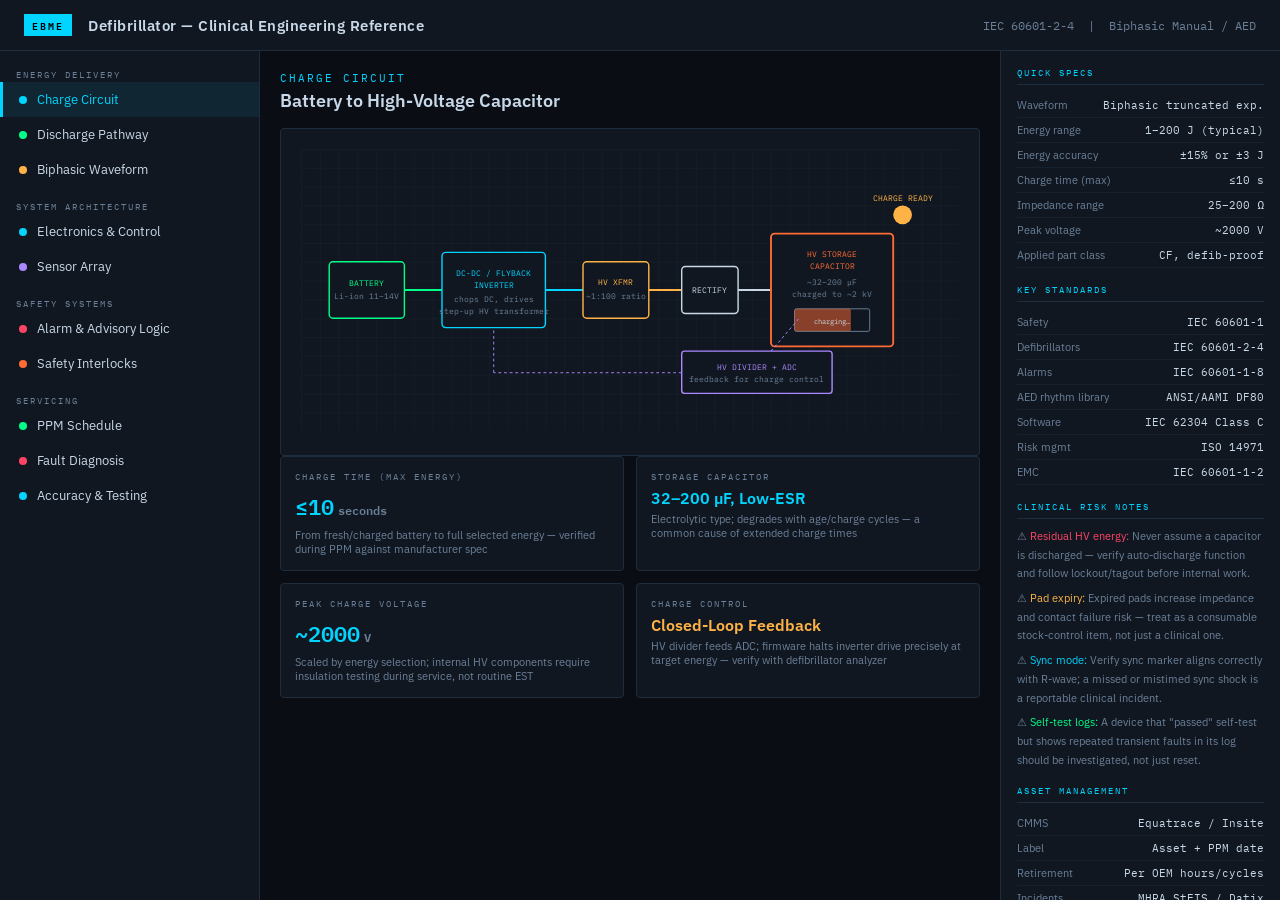
<file: medical-devices/defibrillator-visualiser.html>
<!DOCTYPE html>
<html lang="en">
<head>
<meta charset="UTF-8">
<meta name="viewport" content="width=device-width, initial-scale=1.0">
<title>Defibrillator — Clinical Engineering Reference</title>
<link href="https://fonts.googleapis.com/css2?family=IBM+Plex+Mono:wght@300;400;600&family=IBM+Plex+Sans:wght@300;400;600&display=swap" rel="stylesheet">
<style>
  :root {
    --bg: #0a0e14;
    --panel: #111720;
    --panel2: #161e2a;
    --border: #1e2d3d;
    --accent: #00d4ff;
    --accent2: #00ff88;
    --accent3: #ff6b35;
    --warn: #ffb347;
    --text: #c8d8e8;
    --text2: #6a8099;
    --red: #ff4466;
  }
  * { box-sizing: border-box; margin: 0; padding: 0; }
  body {
    background: var(--bg);
    color: var(--text);
    font-family: 'IBM Plex Sans', sans-serif;
    font-size: 13px;
    min-height: 100vh;
    overflow-x: hidden;
  }
  .header {
    border-bottom: 1px solid var(--border);
    padding: 14px 24px;
    display: flex;
    align-items: center;
    gap: 16px;
    background: var(--panel);
  }
  .header-badge {
    font-family: 'IBM Plex Mono', monospace;
    font-size: 10px;
    background: var(--accent);
    color: #000;
    padding: 2px 8px;
    letter-spacing: 2px;
    font-weight: 600;
  }
  .header h1 {
    font-size: 15px;
    font-weight: 600;
    letter-spacing: 0.5px;
  }
  .header span { color: var(--text2); font-size: 12px; margin-left: auto; font-family: 'IBM Plex Mono', monospace; }

  .layout {
    display: grid;
    grid-template-columns: 260px 1fr 280px;
    height: calc(100vh - 51px);
  }

  /* LEFT NAV */
  .sidenav {
    background: var(--panel);
    border-right: 1px solid var(--border);
    overflow-y: auto;
    padding: 12px 0;
  }
  .nav-section {
    padding: 6px 16px 2px;
    font-size: 9px;
    letter-spacing: 2px;
    color: var(--text2);
    text-transform: uppercase;
    font-family: 'IBM Plex Mono', monospace;
  }
  .nav-item {
    padding: 9px 16px;
    cursor: pointer;
    display: flex;
    align-items: center;
    gap: 10px;
    transition: background 0.15s;
    border-left: 3px solid transparent;
  }
  .nav-item:hover { background: var(--panel2); }
  .nav-item.active {
    background: rgba(0,212,255,0.08);
    border-left-color: var(--accent);
    color: var(--accent);
  }
  .nav-dot {
    width: 8px; height: 8px; border-radius: 50%;
    flex-shrink: 0;
  }

  /* MAIN CANVAS */
  .main {
    overflow-y: auto;
    padding: 20px;
    display: flex;
    flex-direction: column;
    gap: 20px;
  }
  .canvas-title {
    font-family: 'IBM Plex Mono', monospace;
    font-size: 11px;
    color: var(--accent);
    letter-spacing: 2px;
    text-transform: uppercase;
    margin-bottom: 4px;
  }
  .canvas-subtitle {
    font-size: 18px;
    font-weight: 600;
    margin-bottom: 16px;
  }

  /* SVG DIAGRAM */
  .diagram-wrap {
    background: var(--panel);
    border: 1px solid var(--border);
    border-radius: 4px;
    padding: 20px;
    position: relative;
  }
  svg text { font-family: 'IBM Plex Mono', monospace; }

  @keyframes flowDots {
    0% { stroke-dashoffset: 0; }
    100% { stroke-dashoffset: -60; }
  }
  @keyframes pulse {
    0%, 100% { opacity: 1; }
    50% { opacity: 0.4; }
  }
  @keyframes chargeFill {
    0% { stroke-dashoffset: 300; }
    100% { stroke-dashoffset: 0; }
  }
  @keyframes tracedraw {
    0% { stroke-dashoffset: 900; }
    100% { stroke-dashoffset: 0; }
  }
  @keyframes flash {
    0%, 100% { opacity: 0.15; }
    50% { opacity: 1; }
  }
  .flow-anim { animation: flowDots 1.2s linear infinite; }
  .pulse-anim { animation: pulse 2s ease-in-out infinite; }
  .charge-anim { animation: chargeFill 2.4s ease-in-out infinite; }
  .trace-anim { animation: tracedraw 3.2s linear infinite; }
  .flash-anim { animation: flash 1.4s ease-in-out infinite; }

  /* INFO CARDS */
  .card-grid {
    display: grid;
    grid-template-columns: 1fr 1fr;
    gap: 12px;
  }
  .card {
    background: var(--panel);
    border: 1px solid var(--border);
    border-radius: 4px;
    padding: 14px;
  }
  .card-label {
    font-family: 'IBM Plex Mono', monospace;
    font-size: 9px;
    letter-spacing: 2px;
    color: var(--text2);
    text-transform: uppercase;
    margin-bottom: 6px;
  }
  .card-value {
    font-size: 22px;
    font-weight: 600;
    font-family: 'IBM Plex Mono', monospace;
    color: var(--accent);
  }
  .card-unit { font-size: 12px; color: var(--text2); margin-left: 4px; }
  .card-desc { font-size: 11px; color: var(--text2); margin-top: 4px; }

  /* ALARM TABLE */
  .alarm-table { width: 100%; border-collapse: collapse; }
  .alarm-table th {
    text-align: left;
    padding: 6px 10px;
    font-family: 'IBM Plex Mono', monospace;
    font-size: 9px;
    letter-spacing: 2px;
    color: var(--text2);
    border-bottom: 1px solid var(--border);
    text-transform: uppercase;
  }
  .alarm-table td {
    padding: 7px 10px;
    border-bottom: 1px solid rgba(30,45,61,0.5);
    font-size: 11px;
  }
  .alarm-table tr:hover td { background: var(--panel2); }
  .tag {
    display: inline-block;
    padding: 1px 6px;
    border-radius: 2px;
    font-size: 9px;
    font-family: 'IBM Plex Mono', monospace;
    font-weight: 600;
    letter-spacing: 1px;
  }
  .tag-high { background: rgba(255,68,102,0.2); color: var(--red); border: 1px solid var(--red); }
  .tag-med { background: rgba(255,179,71,0.15); color: var(--warn); border: 1px solid var(--warn); }
  .tag-low { background: rgba(0,212,255,0.1); color: var(--accent); border: 1px solid var(--accent); }
  .tag-ok { background: rgba(0,255,136,0.1); color: var(--accent2); border: 1px solid var(--accent2); }

  /* RIGHT PANEL */
  .infopanel {
    background: var(--panel);
    border-left: 1px solid var(--border);
    overflow-y: auto;
    padding: 16px;
    display: flex;
    flex-direction: column;
    gap: 16px;
  }
  .info-section-title {
    font-family: 'IBM Plex Mono', monospace;
    font-size: 9px;
    letter-spacing: 2px;
    color: var(--accent);
    text-transform: uppercase;
    padding-bottom: 6px;
    border-bottom: 1px solid var(--border);
    margin-bottom: 8px;
  }
  .info-row {
    display: flex;
    justify-content: space-between;
    align-items: flex-start;
    padding: 5px 0;
    border-bottom: 1px solid rgba(30,45,61,0.5);
    gap: 8px;
  }
  .info-key { color: var(--text2); font-size: 11px; flex-shrink: 0; }
  .info-val { color: var(--text); font-size: 11px; text-align: right; font-family: 'IBM Plex Mono', monospace; }

  .fault-block {
    background: rgba(255,68,102,0.05);
    border: 1px solid rgba(255,68,102,0.3);
    border-radius: 3px;
    padding: 10px;
  }
  .fault-title {
    color: var(--red);
    font-family: 'IBM Plex Mono', monospace;
    font-size: 10px;
    letter-spacing: 1px;
    margin-bottom: 6px;
  }
  .fault-item {
    font-size: 11px;
    color: var(--text2);
    padding: 3px 0;
    display: flex;
    gap: 6px;
    align-items: flex-start;
  }
  .fault-item::before { content: '→'; color: var(--red); flex-shrink: 0; }

  .tab-content { display: none; }
  .tab-content.active { display: block; }

  /* COMPONENT LIST */
  .component-list { display: flex; flex-direction: column; gap: 8px; }
  .component-item {
    background: var(--panel2);
    border: 1px solid var(--border);
    border-radius: 3px;
    padding: 10px 12px;
    cursor: pointer;
    transition: border-color 0.15s;
  }
  .component-item:hover { border-color: var(--accent); }
  .comp-name {
    font-size: 12px;
    font-weight: 600;
    margin-bottom: 3px;
    display: flex;
    justify-content: space-between;
    align-items: center;
  }
  .comp-desc { font-size: 11px; color: var(--text2); line-height: 1.5; }

  /* PPM SCHEDULE */
  .ppm-row {
    display: grid;
    grid-template-columns: 1fr auto auto;
    gap: 8px;
    padding: 7px 0;
    border-bottom: 1px solid rgba(30,45,61,0.5);
    align-items: center;
  }
  .ppm-task { font-size: 11px; }
  .ppm-freq { font-size: 10px; color: var(--text2); font-family: 'IBM Plex Mono', monospace; }

  .scrollbar-thin::-webkit-scrollbar { width: 4px; }
  .scrollbar-thin::-webkit-scrollbar-track { background: transparent; }
  .scrollbar-thin::-webkit-scrollbar-thumb { background: var(--border); }

  /* HIDDEN SECTIONS */
  .section { display: none; }
  .section.visible { display: block; }
</style>
</head>
<body>

<div class="header">
  <div class="header-badge">EBME</div>
  <h1>Defibrillator — Clinical Engineering Reference</h1>
  <span>IEC 60601-2-4 &nbsp;|&nbsp; Biphasic Manual / AED</span>
</div>

<div class="layout">

  <!-- SIDENAV -->
  <div class="sidenav scrollbar-thin">
    <div class="nav-section">Energy Delivery</div>
    <div class="nav-item active" data-section="charge" onclick="showSection('charge', this)">
      <div class="nav-dot" style="background:var(--accent)"></div> Charge Circuit
    </div>
    <div class="nav-item" data-section="discharge" onclick="showSection('discharge', this)">
      <div class="nav-dot" style="background:var(--accent2)"></div> Discharge Pathway
    </div>
    <div class="nav-item" data-section="waveform" onclick="showSection('waveform', this)">
      <div class="nav-dot" style="background:var(--warn)"></div> Biphasic Waveform
    </div>
    <div class="nav-section" style="margin-top:8px">System Architecture</div>
    <div class="nav-item" data-section="electronics" onclick="showSection('electronics', this)">
      <div class="nav-dot" style="background:var(--accent)"></div> Electronics &amp; Control
    </div>
    <div class="nav-item" data-section="sensors" onclick="showSection('sensors', this)">
      <div class="nav-dot" style="background:#aa88ff"></div> Sensor Array
    </div>
    <div class="nav-section" style="margin-top:8px">Safety Systems</div>
    <div class="nav-item" data-section="alarms" onclick="showSection('alarms', this)">
      <div class="nav-dot" style="background:var(--red)"></div> Alarm &amp; Advisory Logic
    </div>
    <div class="nav-item" data-section="interlocks" onclick="showSection('interlocks', this)">
      <div class="nav-dot" style="background:var(--accent3)"></div> Safety Interlocks
    </div>
    <div class="nav-section" style="margin-top:8px">Servicing</div>
    <div class="nav-item" data-section="ppm" onclick="showSection('ppm', this)">
      <div class="nav-dot" style="background:var(--accent2)"></div> PPM Schedule
    </div>
    <div class="nav-item" data-section="faults" onclick="showSection('faults', this)">
      <div class="nav-dot" style="background:var(--red)"></div> Fault Diagnosis
    </div>
    <div class="nav-item" data-section="accuracy" onclick="showSection('accuracy', this)">
      <div class="nav-dot" style="background:var(--accent)"></div> Accuracy &amp; Testing
    </div>
  </div>

  <!-- MAIN -->
  <div class="main scrollbar-thin">

    <!-- CHARGE CIRCUIT -->
    <div id="sec-charge" class="section visible">
      <div class="canvas-title">Charge Circuit</div>
      <div class="canvas-subtitle">Battery to High-Voltage Capacitor</div>

      <div class="diagram-wrap">
        <svg viewBox="0 0 700 300" width="100%" style="max-height:300px">
          <defs>
            <pattern id="grid" width="20" height="20" patternUnits="userSpaceOnUse">
              <path d="M 20 0 L 0 0 0 20" fill="none" stroke="#1e2d3d" stroke-width="0.5"/>
            </pattern>
          </defs>
          <rect width="700" height="300" fill="url(#grid)"/>

          <!-- Battery -->
          <rect x="30" y="120" width="80" height="60" rx="4" fill="#111720" stroke="#00ff88" stroke-width="1.5"/>
          <text x="70" y="146" fill="#00ff88" font-size="9" text-anchor="middle">BATTERY</text>
          <text x="70" y="160" fill="#6a8099" font-size="8" text-anchor="middle">Li-ion 11–14V</text>
          <line x1="110" y1="150" x2="150" y2="150" stroke="#00ff88" stroke-width="2"/>

          <!-- DC-DC step up / inverter -->
          <rect x="150" y="110" width="110" height="80" rx="4" fill="#111720" stroke="#00d4ff" stroke-width="1.5"/>
          <text x="205" y="135" fill="#00d4ff" font-size="9" text-anchor="middle">DC-DC / FLYBACK</text>
          <text x="205" y="148" fill="#00d4ff" font-size="9" text-anchor="middle">INVERTER</text>
          <text x="205" y="163" fill="#6a8099" font-size="8" text-anchor="middle">chops DC, drives</text>
          <text x="205" y="175" fill="#6a8099" font-size="8" text-anchor="middle">step-up HV transformer</text>
          <line x1="260" y1="150" x2="300" y2="150" stroke="#00d4ff" stroke-width="2"/>

          <!-- HV transformer -->
          <rect x="300" y="120" width="70" height="60" rx="4" fill="#111720" stroke="#ffb347" stroke-width="1.5"/>
          <text x="335" y="145" fill="#ffb347" font-size="9" text-anchor="middle">HV XFMR</text>
          <text x="335" y="160" fill="#6a8099" font-size="8" text-anchor="middle">~1:100 ratio</text>
          <line x1="370" y1="150" x2="405" y2="150" stroke="#ffb347" stroke-width="2"/>

          <!-- Rectifier -->
          <rect x="405" y="125" width="60" height="50" rx="4" fill="#111720" stroke="#c8d8e8" stroke-width="1.5"/>
          <text x="435" y="153" fill="#c8d8e8" font-size="9" text-anchor="middle">RECTIFY</text>
          <line x1="465" y1="150" x2="500" y2="150" stroke="#c8d8e8" stroke-width="2"/>

          <!-- HV Capacitor -->
          <rect x="500" y="90" width="130" height="120" rx="4" fill="#111720" stroke="#ff6b35" stroke-width="2"/>
          <text x="565" y="115" fill="#ff6b35" font-size="9" text-anchor="middle">HV STORAGE</text>
          <text x="565" y="128" fill="#ff6b35" font-size="9" text-anchor="middle">CAPACITOR</text>
          <text x="565" y="145" fill="#6a8099" font-size="8" text-anchor="middle">~32–200 µF</text>
          <text x="565" y="157" fill="#6a8099" font-size="8" text-anchor="middle">charged to ~2 kV</text>
          <!-- capacitor charge level bar -->
          <rect x="525" y="170" width="80" height="24" rx="2" fill="none" stroke="#6a8099" stroke-width="1"/>
          <rect x="525" y="170" width="60" height="24" rx="2" fill="#ff6b35" opacity="0.5" class="charge-anim" stroke-dasharray="300"/>
          <text x="565" y="186" fill="#c8d8e8" font-size="7" text-anchor="middle">charging…</text>

          <!-- Feedback / voltage monitor -->
          <rect x="405" y="215" width="160" height="45" rx="3" fill="#111720" stroke="#aa88ff" stroke-width="1.5"/>
          <text x="485" y="235" fill="#aa88ff" font-size="8" text-anchor="middle">HV DIVIDER + ADC</text>
          <text x="485" y="248" fill="#6a8099" font-size="8" text-anchor="middle">feedback for charge control</text>
          <line x1="500" y1="215" x2="530" y2="180" stroke="#aa88ff" stroke-width="1" stroke-dasharray="3,3"/>
          <line x1="405" y1="238" x2="205" y2="238" stroke="#aa88ff" stroke-width="1" stroke-dasharray="3,3"/>
          <line x1="205" y1="238" x2="205" y2="190" stroke="#aa88ff" stroke-width="1" stroke-dasharray="3,3"/>

          <!-- Charge ready indicator -->
          <circle cx="640" cy="70" r="10" fill="#ffb347" class="flash-anim"/>
          <text x="640" y="55" fill="#ffb347" font-size="8" text-anchor="middle">CHARGE READY</text>
        </svg>
      </div>

      <div class="card-grid">
        <div class="card">
          <div class="card-label">Charge Time (Max Energy)</div>
          <div class="card-value">≤10<span class="card-unit">seconds</span></div>
          <div class="card-desc">From fresh/charged battery to full selected energy — verified during PPM against manufacturer spec</div>
        </div>
        <div class="card">
          <div class="card-label">Storage Capacitor</div>
          <div style="font-size:16px;font-weight:600;color:var(--accent)">32–200 µF, Low-ESR</div>
          <div class="card-desc">Electrolytic type; degrades with age/charge cycles — a common cause of extended charge times</div>
        </div>
        <div class="card">
          <div class="card-label">Peak Charge Voltage</div>
          <div class="card-value">~2000<span class="card-unit">V</span></div>
          <div class="card-desc">Scaled by energy selection; internal HV components require insulation testing during service, not routine EST</div>
        </div>
        <div class="card">
          <div class="card-label">Charge Control</div>
          <div style="font-size:16px;font-weight:600;color:var(--warn)">Closed-Loop Feedback</div>
          <div class="card-desc">HV divider feeds ADC; firmware halts inverter drive precisely at target energy — verify with defibrillator analyzer</div>
        </div>
      </div>
    </div>

    <!-- DISCHARGE PATHWAY -->
    <div id="sec-discharge" class="section">
      <div class="canvas-title">Discharge Pathway</div>
      <div class="canvas-subtitle">H-Bridge Switching to Patient Electrodes</div>

      <div class="diagram-wrap">
        <svg viewBox="0 0 700 280" width="100%" style="max-height:280px">
          <defs>
            <pattern id="grid2" width="20" height="20" patternUnits="userSpaceOnUse">
              <path d="M 20 0 L 0 0 0 20" fill="none" stroke="#1e2d3d" stroke-width="0.5"/>
            </pattern>
          </defs>
          <rect width="700" height="280" fill="url(#grid2)"/>

          <!-- Capacitor -->
          <rect x="30" y="100" width="90" height="80" rx="4" fill="#111720" stroke="#ff6b35" stroke-width="1.5"/>
          <text x="75" y="130" fill="#ff6b35" font-size="9" text-anchor="middle">HV CAP</text>
          <text x="75" y="145" fill="#6a8099" font-size="8" text-anchor="middle">charged</text>
          <text x="75" y="158" fill="#6a8099" font-size="8" text-anchor="middle">energy store</text>
          <line x1="120" y1="120" x2="170" y2="90" stroke="#ff6b35" stroke-width="2"/>
          <line x1="120" y1="160" x2="170" y2="190" stroke="#ff6b35" stroke-width="2"/>

          <!-- H-bridge -->
          <rect x="170" y="60" width="200" height="180" rx="4" fill="rgba(0,212,255,0.03)" stroke="#00d4ff" stroke-width="1.5" stroke-dasharray="4,3"/>
          <text x="270" y="80" fill="#00d4ff" font-size="9" text-anchor="middle" letter-spacing="1">H-BRIDGE (IGBT)</text>

          <!-- 4 switches -->
          <rect x="195" y="95" width="55" height="35" rx="3" fill="#161e2a" stroke="#c8d8e8" stroke-width="1.5"/>
          <text x="222" y="116" fill="#c8d8e8" font-size="8" text-anchor="middle">S1</text>
          <rect x="290" y="95" width="55" height="35" rx="3" fill="#161e2a" stroke="#c8d8e8" stroke-width="1.5"/>
          <text x="317" y="116" fill="#c8d8e8" font-size="8" text-anchor="middle">S2</text>
          <rect x="195" y="170" width="55" height="35" rx="3" fill="#161e2a" stroke="#c8d8e8" stroke-width="1.5"/>
          <text x="222" y="191" fill="#c8d8e8" font-size="8" text-anchor="middle">S3</text>
          <rect x="290" y="170" width="55" height="35" rx="3" fill="#161e2a" stroke="#c8d8e8" stroke-width="1.5"/>
          <text x="317" y="191" fill="#c8d8e8" font-size="8" text-anchor="middle">S4</text>
          <text x="270" y="222" fill="#6a8099" font-size="8" text-anchor="middle">S1+S4 → phase 1 · S2+S3 → phase 2 (reversed polarity)</text>

          <!-- Output to pads -->
          <line x1="370" y1="112" x2="430" y2="112" stroke="#00ff88" stroke-width="2"/>
          <line x1="370" y1="188" x2="430" y2="188" stroke="#00ff88" stroke-width="2"/>

          <!-- Current sensor -->
          <rect x="430" y="95" width="80" height="105" rx="3" fill="#111720" stroke="#aa88ff" stroke-width="1.5"/>
          <text x="470" y="135" fill="#aa88ff" font-size="8" text-anchor="middle">CURRENT</text>
          <text x="470" y="147" fill="#aa88ff" font-size="8" text-anchor="middle">SENSE</text>
          <text x="470" y="163" fill="#6a8099" font-size="7" text-anchor="middle">impedance</text>
          <text x="470" y="174" fill="#6a8099" font-size="7" text-anchor="middle">compensation</text>

          <!-- Patient / pads -->
          <rect x="540" y="80" width="120" height="140" rx="4" fill="rgba(0,255,136,0.06)" stroke="#00ff88" stroke-width="1.5"/>
          <text x="600" y="105" fill="#00ff88" font-size="9" text-anchor="middle">PATIENT</text>
          <circle cx="580" cy="130" r="14" fill="none" stroke="#00ff88" stroke-width="1.5"/>
          <text x="580" y="134" fill="#00ff88" font-size="7" text-anchor="middle">PAD 1</text>
          <circle cx="620" cy="180" r="14" fill="none" stroke="#00ff88" stroke-width="1.5"/>
          <text x="620" y="184" fill="#00ff88" font-size="7" text-anchor="middle">PAD 2</text>
          <line x1="510" y1="112" x2="540" y2="130" stroke="#00ff88" stroke-width="1.5"/>
          <line x1="510" y1="188" x2="540" y2="180" stroke="#00ff88" stroke-width="1.5"/>

          <!-- dump resistor -->
          <rect x="195" y="245" width="150" height="30" rx="3" fill="#111720" stroke="#ff4466" stroke-width="1.5"/>
          <text x="270" y="264" fill="#ff4466" font-size="8" text-anchor="middle">INTERNAL DUMP RESISTOR — auto-discharge on timeout/energy change</text>
        </svg>
      </div>

      <div class="card-grid">
        <div class="card">
          <div class="card-label">Switching Elements</div>
          <div style="font-size:16px;font-weight:600;color:var(--accent)">IGBT H-Bridge</div>
          <div class="card-desc">Four high-voltage IGBTs shape and reverse current direction to produce the biphasic waveform</div>
        </div>
        <div class="card">
          <div class="card-label">Impedance Compensation</div>
          <div style="font-size:16px;font-weight:600;color:var(--warn)">Real-Time Adjustment</div>
          <div class="card-desc">Current sensing adjusts pulse duration/tilt mid-discharge to deliver consistent energy across 25–180 Ω patient impedance range</div>
        </div>
        <div class="card">
          <div class="card-label">Auto-Discharge</div>
          <div class="card-value" style="color:var(--red)">Safety Critical</div>
          <div class="card-desc">Internal dump resistor bleeds capacitor if shock not delivered within timeout or energy setting changed — verified every PPM</div>
        </div>
        <div class="card">
          <div class="card-label">Delivery Time</div>
          <div class="card-value">&lt;20<span class="card-unit">ms</span></div>
          <div class="card-desc">Typical total biphasic pulse duration — verified against oscilloscope/defib analyzer waveform capture</div>
        </div>
      </div>
    </div>

    <!-- WAVEFORM -->
    <div id="sec-waveform" class="section">
      <div class="canvas-title">Biphasic Waveform</div>
      <div class="canvas-subtitle">Truncated Exponential — Impedance-Compensated</div>
      <div class="diagram-wrap">
        <svg viewBox="0 0 700 260" width="100%" style="max-height:260px">
          <defs>
            <pattern id="grid3" width="20" height="20" patternUnits="userSpaceOnUse">
              <path d="M 20 0 L 0 0 0 20" fill="none" stroke="#1e2d3d" stroke-width="0.5"/>
            </pattern>
          </defs>
          <rect width="700" height="260" fill="url(#grid3)"/>
          <!-- axes -->
          <line x1="60" y1="130" x2="660" y2="130" stroke="#1e2d3d" stroke-width="1.5"/>
          <line x1="60" y1="30" x2="60" y2="230" stroke="#1e2d3d" stroke-width="1.5"/>
          <text x="360" y="248" fill="#6a8099" font-size="9" text-anchor="middle">Time (ms) →</text>
          <text x="20" y="130" fill="#6a8099" font-size="9" text-anchor="middle" transform="rotate(-90,20,130)">Current (A)</text>

          <!-- Phase 1 (positive, decaying exponential) -->
          <path d="M120,130 L120,45 C160,55 200,68 240,80 C270,88 290,93 305,97 L305,130"
                fill="rgba(0,212,255,0.15)" stroke="#00d4ff" stroke-width="2"/>
          <text x="200" y="60" fill="#00d4ff" font-size="9" text-anchor="middle">Phase 1</text>

          <!-- Phase 2 (negative, decaying exponential, truncated) -->
          <path d="M305,130 L305,190 C340,182 375,172 405,162 C420,157 430,153 440,150 L440,130"
                fill="rgba(255,107,53,0.15)" stroke="#ff6b35" stroke-width="2"/>
          <text x="380" y="205" fill="#ff6b35" font-size="9" text-anchor="middle">Phase 2 (reversed polarity)</text>

          <!-- truncation marker -->
          <line x1="305" y1="30" x2="305" y2="230" stroke="#ffb347" stroke-width="1" stroke-dasharray="4,3"/>
          <text x="305" y="24" fill="#ffb347" font-size="8" text-anchor="middle">phase reversal</text>

          <line x1="440" y1="145" x2="440" y2="230" stroke="#6a8099" stroke-width="1" stroke-dasharray="2,2"/>
          <text x="440" y="242" fill="#6a8099" font-size="8" text-anchor="middle">truncation point</text>

          <!-- Tilt annotation -->
          <text x="150" y="100" fill="#6a8099" font-size="8">initial peak current</text>
          <text x="270" y="115" fill="#6a8099" font-size="8">tilt = decay</text>

          <!-- Zero line -->
          <text x="660" y="125" fill="#6a8099" font-size="8">0</text>
        </svg>
      </div>
      <div class="card-grid">
        <div class="card">
          <div class="card-label">Waveform Type</div>
          <div style="font-size:16px;font-weight:600;color:var(--accent)">Biphasic Truncated Exponential</div>
          <div class="card-desc">Lower delivered energy than legacy monophasic (typically 120–200 J vs. 360 J) for equivalent or better efficacy</div>
        </div>
        <div class="card">
          <div class="card-label">Peak Voltage/Current</div>
          <div class="card-value">~2000<span class="card-unit">V / 20–40A</span></div>
          <div class="card-desc">Scaled to patient impedance in real time via current-sense feedback in the H-bridge</div>
        </div>
        <div class="card">
          <div class="card-label">Energy Accuracy</div>
          <div class="card-value">±15%<span class="card-unit">of selected</span></div>
          <div class="card-desc">Or ±3 J, whichever is greater — verified across the full patient impedance range (25–200 Ω) per IEC 60601-2-4</div>
        </div>
        <div class="card">
          <div class="card-label">Synchronised Mode</div>
          <div style="font-size:16px;font-weight:600;color:var(--warn)">R-Wave Gated</div>
          <div class="card-desc">Cardioversion delivery locked to R-wave peak (avoiding T-wave/vulnerable period) — verify sync marker timing at PPM</div>
        </div>
      </div>
    </div>

    <!-- ELECTRONICS -->
    <div id="sec-electronics" class="section">
      <div class="canvas-title">Electronics &amp; Control Architecture</div>
      <div class="canvas-subtitle">Rhythm Analysis, Charge Control &amp; Shock Advisory</div>
      <div class="diagram-wrap">
        <svg viewBox="0 0 700 300" width="100%" style="max-height:300px">
          <defs>
            <pattern id="grid4" width="20" height="20" patternUnits="userSpaceOnUse">
              <path d="M 20 0 L 0 0 0 20" fill="none" stroke="#1e2d3d" stroke-width="0.5"/>
            </pattern>
          </defs>
          <rect width="700" height="300" fill="url(#grid4)"/>

          <!-- Main CPU -->
          <rect x="270" y="110" width="160" height="100" rx="4" fill="#161e2a" stroke="#00d4ff" stroke-width="2"/>
          <text x="350" y="132" fill="#00d4ff" font-size="10" text-anchor="middle" letter-spacing="1">MAIN CPU</text>
          <text x="350" y="147" fill="#c8d8e8" font-size="8" text-anchor="middle">rhythm analysis</text>
          <text x="350" y="160" fill="#6a8099" font-size="8" text-anchor="middle">shock advisory algorithm</text>
          <text x="350" y="172" fill="#6a8099" font-size="8" text-anchor="middle">CPR feedback / metronome</text>
          <text x="350" y="184" fill="#6a8099" font-size="8" text-anchor="middle">event log / data card</text>

          <!-- Safety CPU -->
          <rect x="270" y="30" width="160" height="60" rx="4" fill="#161e2a" stroke="#ff4466" stroke-width="2"/>
          <text x="350" y="52" fill="#ff4466" font-size="10" text-anchor="middle">SAFETY / HV CPU</text>
          <text x="350" y="66" fill="#c8d8e8" font-size="8" text-anchor="middle">charge control · dump-resistor arm</text>
          <text x="350" y="80" fill="#6a8099" font-size="8" text-anchor="middle">independent shock-enable path</text>
          <line x1="350" y1="90" x2="350" y2="110" stroke="#ff4466" stroke-width="1.5" stroke-dasharray="3,3"/>

          <!-- ECG front end -->
          <rect x="60" y="100" width="140" height="90" rx="3" fill="#161e2a" stroke="#ffb347" stroke-width="1.5"/>
          <text x="130" y="122" fill="#ffb347" font-size="9" text-anchor="middle">ECG FRONT-END</text>
          <text x="130" y="138" fill="#6a8099" font-size="8" text-anchor="middle">via pads or 3/5-lead</text>
          <text x="130" y="150" fill="#6a8099" font-size="8" text-anchor="middle">defib-proof isolation</text>
          <text x="130" y="162" fill="#6a8099" font-size="8" text-anchor="middle">CPR artifact filter</text>
          <line x1="200" y1="140" x2="270" y2="150" stroke="#ffb347" stroke-width="1.5" stroke-dasharray="4,3"/>

          <!-- HV output stage -->
          <rect x="500" y="110" width="140" height="80" rx="3" fill="#161e2a" stroke="#ff6b35" stroke-width="1.5"/>
          <text x="570" y="133" fill="#ff6b35" font-size="9" text-anchor="middle">HV OUTPUT STAGE</text>
          <text x="570" y="149" fill="#6a8099" font-size="8" text-anchor="middle">capacitor + H-bridge</text>
          <text x="570" y="161" fill="#6a8099" font-size="8" text-anchor="middle">current-sense feedback</text>
          <line x1="500" y1="150" x2="430" y2="155" stroke="#ff6b35" stroke-width="1.5" stroke-dasharray="4,3"/>

          <!-- Power -->
          <rect x="80" y="230" width="120" height="45" rx="3" fill="#161e2a" stroke="#00ff88" stroke-width="1.5"/>
          <text x="140" y="250" fill="#00ff88" font-size="9" text-anchor="middle">POWER MGMT</text>
          <text x="140" y="263" fill="#6a8099" font-size="8" text-anchor="middle">battery + AC, self-test on charge</text>
          <line x1="140" y1="230" x2="140" y2="210" stroke="#00ff88" stroke-width="1" stroke-dasharray="3,3"/>

          <!-- UI -->
          <rect x="500" y="230" width="140" height="45" rx="3" fill="#161e2a" stroke="#c8d8e8" stroke-width="1.5"/>
          <text x="570" y="250" fill="#c8d8e8" font-size="9" text-anchor="middle">UI / DISPLAY</text>
          <text x="570" y="263" fill="#6a8099" font-size="8" text-anchor="middle">energy select, voice prompts (AED)</text>
          <line x1="570" y1="230" x2="430" y2="210" stroke="#c8d8e8" stroke-width="1" stroke-dasharray="3,3"/>

          <!-- Self test -->
          <rect x="270" y="230" width="160" height="45" rx="3" fill="#161e2a" stroke="#aa88ff" stroke-width="1"/>
          <text x="350" y="250" fill="#aa88ff" font-size="9" text-anchor="middle">AUTOMATED SELF-TEST</text>
          <text x="350" y="263" fill="#6a8099" font-size="8" text-anchor="middle">daily/weekly, logs to event history</text>
          <line x1="350" y1="230" x2="350" y2="210" stroke="#aa88ff" stroke-width="1" stroke-dasharray="3,3"/>
        </svg>
      </div>

      <div class="card-grid">
        <div class="card">
          <div class="card-label">Shock Advisory (AED mode)</div>
          <div style="font-size:14px;font-weight:600;color:var(--accent)">Rhythm Classification Algorithm</div>
          <div class="card-desc">Detects VF/pulseless VT vs. non-shockable rhythms. Validated against ANSI/AAMI DF80 rhythm library — never modify without manufacturer authorisation.</div>
        </div>
        <div class="card">
          <div class="card-label">Safety Architecture</div>
          <div style="font-size:14px;font-weight:600;color:var(--red)">Independent HV Enable Path</div>
          <div class="card-desc">Physical shock button/trigger and HV enable are gated separately from the main CPU — prevents single-fault accidental discharge.</div>
        </div>
        <div class="card">
          <div class="card-label">Self-Test Regime</div>
          <div style="font-size:14px;font-weight:600;color:var(--accent2)">Automated Daily/Weekly</div>
          <div class="card-desc">Verifies battery, capacitor charge/discharge path, and internal circuitry without full energy delivery. Logged event history reviewed at PPM.</div>
        </div>
        <div class="card">
          <div class="card-label">Software Class</div>
          <div style="font-size:14px;font-weight:600;color:var(--warn)">IEC 62304 Class C</div>
          <div class="card-desc">Highest risk classification — rhythm analysis and energy delivery logic. Firmware version recorded in asset record.</div>
        </div>
      </div>
    </div>

    <!-- SENSORS -->
    <div id="sec-sensors" class="section">
      <div class="canvas-title">Sensor Array</div>
      <div class="canvas-subtitle">Contact, Feedback &amp; Interlock Sensors</div>
      <div class="component-list">
        <div class="component-item">
          <div class="comp-name">Pad/Paddle Contact Sensing <span class="tag tag-high">SAFETY CRITICAL</span></div>
          <div class="comp-desc">Impedance measurement confirms adequate skin contact before charge/shock is permitted. Poor gel coverage or dried gel pads give false "check electrode" warnings — a leading nuisance-fault cause.</div>
        </div>
        <div class="component-item">
          <div class="comp-name">HV Divider / Feedback Sensor <span class="tag tag-high">SAFETY CRITICAL</span></div>
          <div class="comp-desc">Measures capacitor voltage for closed-loop charge control and confirms actual delivered energy for the event log. Verify calibration against defibrillator analyzer at PPM.</div>
        </div>
        <div class="component-item">
          <div class="comp-name">Current-Sense Transformer <span class="tag tag-high">SAFETY CRITICAL</span></div>
          <div class="comp-desc">In-circuit during discharge; feeds real-time impedance compensation. Degraded sensing causes energy delivery outside tolerance across the impedance range.</div>
        </div>
        <div class="component-item">
          <div class="comp-name">ECG/Rhythm Input (via pads or leads) <span class="tag tag-med">MONITORING</span></div>
          <div class="comp-desc">Defib-proof front end, isolated to survive the HV discharge pulse without damage. Verify recovery time and rhythm display accuracy with a cardiac simulator.</div>
        </div>
        <div class="component-item">
          <div class="comp-name">Paddle/Pad Presence &amp; Cable Continuity <span class="tag tag-med">INTERLOCK</span></div>
          <div class="comp-desc">Detects disconnected or damaged pad cable — prevents charge/shock attempt with an open circuit. Inspect cable strain-relief points during PPM; a common failure site.</div>
        </div>
        <div class="component-item">
          <div class="comp-name">CPR Feedback Accelerometer (where fitted) <span class="tag tag-low">ADVISORY</span></div>
          <div class="comp-desc">Measures compression rate/depth for real-time CPR quality feedback. Verify against manufacturer test rig if fitted.</div>
        </div>
      </div>
    </div>

    <!-- ALARMS -->
    <div id="sec-alarms" class="section">
      <div class="canvas-title">Alarm &amp; Advisory Logic</div>
      <div class="canvas-subtitle">Status Tones, Prompts &amp; Technical Alarms</div>
      <div class="diagram-wrap" style="padding:12px">
        <table class="alarm-table">
          <thead>
            <tr>
              <th>Alert</th>
              <th>Priority</th>
              <th>Trigger Condition</th>
              <th>Device Response</th>
              <th>Service Check</th>
            </tr>
          </thead>
          <tbody>
            <tr>
              <td>Shockable Rhythm Advised</td>
              <td><span class="tag tag-high">HIGH</span></td>
              <td>VF/pulseless VT detected (AED mode)</td>
              <td>Voice prompt + charge sequence</td>
              <td>Validate against ANSI/AAMI DF80 rhythm library</td>
            </tr>
            <tr>
              <td>No Shock Advised</td>
              <td><span class="tag tag-med">MED</span></td>
              <td>Non-shockable rhythm classified</td>
              <td>Voice prompt: continue CPR</td>
              <td>Verify with non-shockable test rhythms</td>
            </tr>
            <tr>
              <td>Check Electrodes / Poor Contact</td>
              <td><span class="tag tag-high">HIGH</span></td>
              <td>Pad impedance out of range</td>
              <td>Blocks charge until resolved</td>
              <td>Test with impedance simulator across range</td>
            </tr>
            <tr>
              <td>Charge Ready</td>
              <td><span class="tag tag-med">MED</span></td>
              <td>Capacitor reaches target energy</td>
              <td>Tone + steady indicator; enables shock button</td>
              <td>Verify tone audibility ≥ IEC 60601-1-8 threshold</td>
            </tr>
            <tr>
              <td>Sync Mode Active / Sync Failure</td>
              <td><span class="tag tag-high">HIGH</span></td>
              <td>No R-wave detected in sync mode</td>
              <td>Withholds shock; alerts operator</td>
              <td>Verify sync marker aligns with R-wave on simulator</td>
            </tr>
            <tr>
              <td>Battery Low / Depleted</td>
              <td><span class="tag tag-high">HIGH</span></td>
              <td>Battery below usable threshold</td>
              <td>Audible/visual warning; may block shock</td>
              <td>Battery capacity/load test at PPM</td>
            </tr>
            <tr>
              <td>Self-Test Failure</td>
              <td><span class="tag tag-high">HIGH</span></td>
              <td>Automated self-test detects fault</td>
              <td>Visible fault indicator; device flagged not ready</td>
              <td>Review event log; do not override without investigation</td>
            </tr>
            <tr>
              <td>Pacing Capture Loss (if fitted)</td>
              <td><span class="tag tag-med">MED</span></td>
              <td>No captured beat detected post-pacing pulse</td>
              <td>Visual/audible alert</td>
              <td>Verify with pacing test load per manufacturer spec</td>
            </tr>
          </tbody>
        </table>
      </div>
    </div>

    <!-- INTERLOCKS -->
    <div id="sec-interlocks" class="section">
      <div class="canvas-title">Safety Interlocks</div>
      <div class="canvas-subtitle">Preventing Unintended or Unsafe Energy Delivery</div>
      <div class="diagram-wrap">
        <svg viewBox="0 0 700 220" width="100%" style="max-height:220px">
          <defs>
            <pattern id="grid5" width="20" height="20" patternUnits="userSpaceOnUse">
              <path d="M 20 0 L 0 0 0 20" fill="none" stroke="#1e2d3d" stroke-width="0.5"/>
            </pattern>
          </defs>
          <rect width="700" height="220" fill="url(#grid5)"/>

          <rect x="30" y="30" width="150" height="50" rx="4" fill="#161e2a" stroke="#00d4ff" stroke-width="1.5"/>
          <text x="105" y="50" fill="#00d4ff" font-size="9" text-anchor="middle">Charge Requested</text>
          <text x="105" y="64" fill="#6a8099" font-size="8" text-anchor="middle">(button or auto-charge)</text>
          <line x1="180" y1="55" x2="230" y2="55" stroke="#c8d8e8" stroke-width="1.5"/>

          <polygon points="230,30 300,55 230,80 160,55" fill="#161e2a" stroke="#ffb347" stroke-width="1.5" transform="translate(30,0)"/>
          <text x="290" y="52" fill="#ffb347" font-size="8" text-anchor="middle">Pads OK &amp;</text>
          <text x="290" y="63" fill="#ffb347" font-size="8" text-anchor="middle">impedance in range?</text>

          <line x1="350" y1="55" x2="410" y2="55" stroke="#00ff88" stroke-width="1.5"/>
          <text x="380" y="48" fill="#00ff88" font-size="8">YES</text>
          <rect x="410" y="30" width="140" height="50" rx="4" fill="rgba(0,255,136,0.08)" stroke="#00ff88" stroke-width="1.5"/>
          <text x="480" y="50" fill="#00ff88" font-size="9" text-anchor="middle">Capacitor Charges</text>
          <text x="480" y="64" fill="#6a8099" font-size="8" text-anchor="middle">HV enable armed</text>

          <line x1="290" y1="80" x2="290" y2="110" stroke="#ff4466" stroke-width="1.5"/>
          <text x="300" y="98" fill="#ff4466" font-size="8">NO</text>
          <rect x="220" y="110" width="140" height="40" rx="3" fill="rgba(255,68,102,0.08)" stroke="#ff4466" stroke-width="1.5"/>
          <text x="290" y="134" fill="#ff4466" font-size="9" text-anchor="middle">Charge blocked, alert shown</text>

          <line x1="480" y1="80" x2="480" y2="110" stroke="#6a8099" stroke-width="1.5"/>
          <rect x="410" y="110" width="140" height="40" rx="3" fill="#161e2a" stroke="#c8d8e8" stroke-width="1.5"/>
          <text x="480" y="134" fill="#c8d8e8" font-size="9" text-anchor="middle">Operator confirms "clear"</text>

          <line x1="480" y1="150" x2="480" y2="175" stroke="#c8d8e8" stroke-width="1.5"/>
          <rect x="400" y="175" width="160" height="35" rx="3" fill="rgba(255,107,53,0.1)" stroke="#ff6b35" stroke-width="1.5"/>
          <text x="480" y="197" fill="#ff6b35" font-size="9" text-anchor="middle">Shock delivered via H-bridge</text>

          <!-- Timeout branch -->
          <line x1="620" y1="55" x2="620" y2="175" stroke="#6a8099" stroke-width="1" stroke-dasharray="3,3"/>
          <text x="630" y="115" fill="#6a8099" font-size="8" transform="rotate(90,630,115)">no shock in time window</text>
          <rect x="560" y="175" width="120" height="35" rx="3" fill="rgba(170,136,255,0.08)" stroke="#aa88ff" stroke-width="1.5"/>
          <text x="620" y="197" fill="#aa88ff" font-size="8" text-anchor="middle">Auto-discharge via dump R</text>
        </svg>
      </div>
      <div class="component-list">
        <div class="component-item">
          <div class="comp-name">Charge Timeout Auto-Discharge <span class="tag tag-high">SAFETY CRITICAL</span></div>
          <div class="comp-desc">If no shock delivered within the manufacturer-set window (typically 60 s, or immediately on energy re-selection), the dump resistor safely bleeds the capacitor. Verify function every PPM — a failed dump path leaves stored HV energy live.</div>
        </div>
        <div class="component-item">
          <div class="comp-name">Pad Impedance Gating <span class="tag tag-high">SAFETY CRITICAL</span></div>
          <div class="comp-desc">Charge/shock is blocked outside the validated impedance window (typically 25–200 Ω), preventing ineffective or hazardous delivery on a poor contact.</div>
        </div>
        <div class="component-item">
          <div class="comp-name">Physical Shock Button Isolation <span class="tag tag-high">SAFETY CRITICAL</span></div>
          <div class="comp-desc">Manual mode requires deliberate two-handed or dual-action activation, physically and electronically separate from charge control, reducing accidental discharge risk.</div>
        </div>
        <div class="component-item">
          <div class="comp-name">Sync Mode R-Wave Gate <span class="tag tag-med">CLINICAL SAFETY</span></div>
          <div class="comp-desc">In cardioversion mode, discharge is withheld until a valid R-wave is detected — prevents delivery during the vulnerable T-wave period which can induce VF.</div>
        </div>
      </div>
    </div>

    <!-- PPM -->
    <div id="sec-ppm" class="section">
      <div class="canvas-title">Planned Preventive Maintenance</div>
      <div class="canvas-subtitle">Typical Annual PPM Schedule</div>
      <div class="diagram-wrap" style="padding:12px">
        <div style="font-family:'IBM Plex Mono',monospace;font-size:9px;color:var(--text2);letter-spacing:2px;margin-bottom:10px;text-transform:uppercase">Ref: Manufacturer Service Manual + MHRA Device Bulletin</div>
        <div class="ppm-row" style="border-bottom:1px solid var(--border)">
          <div style="font-size:9px;color:var(--text2);letter-spacing:1px;text-transform:uppercase">TASK</div>
          <div style="font-size:9px;color:var(--text2);letter-spacing:1px;text-transform:uppercase">FREQUENCY</div>
          <div style="font-size:9px;color:var(--text2);letter-spacing:1px;text-transform:uppercase">STATUS</div>
        </div>
        <div class="ppm-row"><div class="ppm-task">Visual inspection — casing, cables, pads/paddles, date-check pad expiry</div><div class="ppm-freq">Annual + daily user check</div><span class="tag tag-ok">PASS</span></div>
        <div class="ppm-row"><div class="ppm-task">Electrical safety test — earth continuity, leakage current</div><div class="ppm-freq">Annual</div><span class="tag tag-ok">PASS</span></div>
        <div class="ppm-row"><div class="ppm-task">Energy delivery accuracy — defibrillator analyzer, full energy range, multiple impedances</div><div class="ppm-freq">Annual</div><span class="tag tag-high">CRITICAL</span></div>
        <div class="ppm-row"><div class="ppm-task">Charge time verification at maximum energy</div><div class="ppm-freq">Annual</div><span class="tag tag-med">CHECK</span></div>
        <div class="ppm-row"><div class="ppm-task">Waveform capture and comparison against reference</div><div class="ppm-freq">Annual</div><span class="tag tag-high">CRITICAL</span></div>
        <div class="ppm-row"><div class="ppm-task">Auto-discharge / dump-resistor function test</div><div class="ppm-freq">Annual</div><span class="tag tag-high">CRITICAL</span></div>
        <div class="ppm-row"><div class="ppm-task">Synchronised cardioversion timing test (R-wave gating)</div><div class="ppm-freq">Annual</div><span class="tag tag-high">CRITICAL</span></div>
        <div class="ppm-row"><div class="ppm-task">Shock advisory/rhythm algorithm test (AED units)</div><div class="ppm-freq">Annual</div><span class="tag tag-high">CRITICAL</span></div>
        <div class="ppm-row"><div class="ppm-task">Battery capacity test — load test to manufacturer spec</div><div class="ppm-freq">Annual</div><span class="tag tag-med">CHECK</span></div>
        <div class="ppm-row"><div class="ppm-task">Pacing output verification (if fitted)</div><div class="ppm-freq">Annual</div><span class="tag tag-med">CHECK</span></div>
        <div class="ppm-row"><div class="ppm-task">Event log review and clear</div><div class="ppm-freq">Annual</div><span class="tag tag-ok">VERIFY</span></div>
        <div class="ppm-row"><div class="ppm-task">Firmware version verification + update if applicable</div><div class="ppm-freq">Annual</div><span class="tag tag-ok">VERIFY</span></div>
        <div class="ppm-row"><div class="ppm-task">Replace expired pads/paddle gel; clean paddle contact faces</div><div class="ppm-freq">Per expiry / as needed</div><span class="tag tag-low">CONDITION</span></div>
        <div class="ppm-row"><div class="ppm-task">Daily/weekly self-test log audit (ward-based check, engineer review)</div><div class="ppm-freq">Continuous</div><span class="tag tag-low">CONDITION</span></div>
      </div>
    </div>

    <!-- FAULTS -->
    <div id="sec-faults" class="section">
      <div class="canvas-title">Fault Diagnosis</div>
      <div class="canvas-subtitle">Systematic Fault Tree</div>
      <div style="display:flex;flex-direction:column;gap:12px">
        <div class="fault-block">
          <div class="fault-title">⚠ SYMPTOM: Excessive Charge Time / Charge Fails to Complete</div>
          <div class="fault-item">Storage capacitor degraded (increased ESR with age) — verify against defibrillator analyzer charge-time spec</div>
          <div class="fault-item">Battery depleted or degraded — run capacity/load test; replace if below manufacturer threshold</div>
          <div class="fault-item">DC-DC inverter or HV transformer fault — check charge waveform on service mode/oscilloscope</div>
          <div class="fault-item">Charge feedback divider drifted — recalibrate HV sense path</div>
        </div>
        <div class="fault-block" style="border-color:rgba(255,179,71,0.3);background:rgba(255,179,71,0.03)">
          <div class="fault-title" style="color:var(--warn)">⚠ SYMPTOM: Energy Delivered Outside Tolerance</div>
          <div class="fault-item">Current-sense transformer fault — impedance compensation not functioning correctly</div>
          <div class="fault-item">H-bridge IGBT degraded/partially failed — capture waveform, compare tilt/duration to reference</div>
          <div class="fault-item">HV capacitor capacitance drift — measure against manufacturer spec; replace if out of tolerance</div>
          <div class="fault-item">Test performed at only one impedance — repeat across full 25–200 Ω range per IEC 60601-2-4</div>
        </div>
        <div class="fault-block" style="border-color:rgba(170,136,255,0.3);background:rgba(170,136,255,0.03)">
          <div class="fault-title" style="color:#aa88ff">⚠ SYMPTOM: Persistent "Check Electrodes" / Poor Contact Warning</div>
          <div class="fault-item">Expired or dried pad gel — check expiry date; pads are single-use consumables</div>
          <div class="fault-item">Pad cable connector damaged/corroded — inspect and clean connector pins</div>
          <div class="fault-item">Internal impedance-sense circuit fault — verify with impedance simulator across range</div>
        </div>
        <div class="fault-block" style="border-color:rgba(0,255,136,0.2);background:rgba(0,255,136,0.02)">
          <div class="fault-title" style="color:var(--accent2)">⚠ SYMPTOM: Self-Test Failure at Power-On</div>
          <div class="fault-item">Battery below self-test threshold — check charge state before assuming hardware fault</div>
          <div class="fault-item">Internal RTC/clock battery depleted — some units flag this as a self-test fault</div>
          <div class="fault-item">Review event log for specific fault code before escalating — avoid blind component replacement</div>
        </div>
      </div>
    </div>

    <!-- ACCURACY -->
    <div id="sec-accuracy" class="section">
      <div class="canvas-title">Accuracy Testing &amp; Verification</div>
      <div class="canvas-subtitle">Defibrillator Analyzer Method — IEC 60601-2-4 Compliant</div>
      <div class="card-grid" style="margin-bottom:16px">
        <div class="card">
          <div class="card-label">Method</div>
          <div style="font-size:14px;font-weight:600;color:var(--accent)">Defibrillator Analyzer</div>
          <div class="card-desc">Dedicated test load (e.g. Fluke QA-56, Datrend DefibsPro) measures delivered energy, waveform, and charge time across a range of simulated patient impedances.</div>
        </div>
        <div class="card">
          <div class="card-label">Energy Accuracy</div>
          <div class="card-value">±15%<span class="card-unit">or ±3 J</span></div>
          <div class="card-desc">Whichever is greater, verified at low, mid, and maximum energy settings.</div>
        </div>
        <div class="card">
          <div class="card-label">Test Impedances</div>
          <div style="font-size:14px;font-weight:600;color:var(--accent2)">Minimum 3 Points</div>
          <div class="card-desc">Typically 25 Ω, 50 Ω, 100 Ω, 150–200 Ω to verify impedance compensation across the clinical range.</div>
        </div>
        <div class="card">
          <div class="card-label">Waveform Verification</div>
          <div class="card-value">Capture &amp; Compare</div>
          <div class="card-desc">Pulse duration, tilt, and phase reversal timing checked against manufacturer reference waveform.</div>
        </div>
      </div>
      <div class="diagram-wrap" style="padding:12px">
        <div style="font-size:11px;font-family:'IBM Plex Mono',monospace;color:var(--accent);letter-spacing:1px;margin-bottom:10px;text-transform:uppercase">Acceptance Criteria Decision Tree</div>
        <svg viewBox="0 0 680 160" width="100%" style="max-height:160px">
          <defs><pattern id="grid6" width="20" height="20" patternUnits="userSpaceOnUse"><path d="M 20 0 L 0 0 0 20" fill="none" stroke="#1e2d3d" stroke-width="0.5"/></pattern></defs>
          <rect width="680" height="160" fill="url(#grid6)"/>
          <rect x="270" y="10" width="140" height="36" rx="20" fill="#161e2a" stroke="#00d4ff" stroke-width="1.5"/>
          <text x="340" y="26" fill="#00d4ff" font-size="9" text-anchor="middle">Analyzer Result</text>
          <text x="340" y="38" fill="#c8d8e8" font-size="9" text-anchor="middle">delivered vs. set energy</text>
          <line x1="340" y1="46" x2="340" y2="66" stroke="#6a8099" stroke-width="1"/>
          <polygon points="340,66 380,90 340,114 300,90" fill="#161e2a" stroke="#ffb347" stroke-width="1.5"/>
          <text x="340" y="87" fill="#ffb347" font-size="8" text-anchor="middle">within</text>
          <text x="340" y="98" fill="#ffb347" font-size="8" text-anchor="middle">±15%/3J ?</text>
          <line x1="380" y1="90" x2="470" y2="90" stroke="#00ff88" stroke-width="1.5"/>
          <rect x="470" y="72" width="90" height="36" rx="3" fill="rgba(0,255,136,0.1)" stroke="#00ff88" stroke-width="1.5"/>
          <text x="515" y="88" fill="#00ff88" font-size="9" text-anchor="middle">PASS</text>
          <text x="515" y="100" fill="#6a8099" font-size="8" text-anchor="middle">Return to service</text>
          <text x="425" y="84" fill="#00ff88" font-size="8">YES</text>
          <line x1="340" y1="114" x2="340" y2="134" stroke="#ff4466" stroke-width="1.5"/>
          <line x1="300" y1="90" x2="200" y2="90" stroke="#ff4466" stroke-width="1.5"/>
          <text x="245" y="84" fill="#ff4466" font-size="8">NO</text>
          <rect x="100" y="72" width="100" height="36" rx="3" fill="rgba(255,68,102,0.1)" stroke="#ff4466" stroke-width="1.5"/>
          <text x="150" y="86" fill="#ff4466" font-size="9" text-anchor="middle">FAIL</text>
          <text x="150" y="99" fill="#6a8099" font-size="8" text-anchor="middle">Investigate &amp; repair</text>
          <rect x="270" y="134" width="140" height="24" rx="3" fill="#161e2a" stroke="#6a8099" stroke-width="1"/>
          <text x="340" y="150" fill="#6a8099" font-size="8" text-anchor="middle">Log in asset management (Equatrace/Insite)</text>
        </svg>
      </div>
    </div>

  </div>

  <!-- RIGHT INFO PANEL -->
  <div class="infopanel scrollbar-thin">
    <div>
      <div class="info-section-title">Quick Specs</div>
      <div class="info-row"><span class="info-key">Waveform</span><span class="info-val">Biphasic truncated exp.</span></div>
      <div class="info-row"><span class="info-key">Energy range</span><span class="info-val">1–200 J (typical)</span></div>
      <div class="info-row"><span class="info-key">Energy accuracy</span><span class="info-val">±15% or ±3 J</span></div>
      <div class="info-row"><span class="info-key">Charge time (max)</span><span class="info-val">≤10 s</span></div>
      <div class="info-row"><span class="info-key">Impedance range</span><span class="info-val">25–200 Ω</span></div>
      <div class="info-row"><span class="info-key">Peak voltage</span><span class="info-val">~2000 V</span></div>
      <div class="info-row"><span class="info-key">Applied part class</span><span class="info-val">CF, defib-proof</span></div>
    </div>

    <div>
      <div class="info-section-title">Key Standards</div>
      <div class="info-row"><span class="info-key">Safety</span><span class="info-val">IEC 60601-1</span></div>
      <div class="info-row"><span class="info-key">Defibrillators</span><span class="info-val">IEC 60601-2-4</span></div>
      <div class="info-row"><span class="info-key">Alarms</span><span class="info-val">IEC 60601-1-8</span></div>
      <div class="info-row"><span class="info-key">AED rhythm library</span><span class="info-val">ANSI/AAMI DF80</span></div>
      <div class="info-row"><span class="info-key">Software</span><span class="info-val">IEC 62304 Class C</span></div>
      <div class="info-row"><span class="info-key">Risk mgmt</span><span class="info-val">ISO 14971</span></div>
      <div class="info-row"><span class="info-key">EMC</span><span class="info-val">IEC 60601-1-2</span></div>
    </div>

    <div>
      <div class="info-section-title">Clinical Risk Notes</div>
      <div style="font-size:11px;color:var(--text2);line-height:1.7">
        <div style="margin-bottom:6px">⚠ <span style="color:var(--red)">Residual HV energy:</span> Never assume a capacitor is discharged — verify auto-discharge function and follow lockout/tagout before internal work.</div>
        <div style="margin-bottom:6px">⚠ <span style="color:var(--warn)">Pad expiry:</span> Expired pads increase impedance and contact failure risk — treat as a consumable stock-control item, not just a clinical one.</div>
        <div style="margin-bottom:6px">⚠ <span style="color:var(--accent)">Sync mode:</span> Verify sync marker aligns correctly with R-wave; a missed or mistimed sync shock is a reportable clinical incident.</div>
        <div>⚠ <span style="color:var(--accent2)">Self-test logs:</span> A device that "passed" self-test but shows repeated transient faults in its log should be investigated, not just reset.</div>
      </div>
    </div>

    <div>
      <div class="info-section-title">Asset Management</div>
      <div class="info-row"><span class="info-key">CMMS</span><span class="info-val">Equatrace / Insite</span></div>
      <div class="info-row"><span class="info-key">Label</span><span class="info-val">Asset + PPM date</span></div>
      <div class="info-row"><span class="info-key">Retirement</span><span class="info-val">Per OEM hours/cycles</span></div>
      <div class="info-row"><span class="info-key">Incidents</span><span class="info-val">MHRA StEIS / Datix</span></div>
      <div class="info-row"><span class="info-key">UDI</span><span class="info-val">Record per EUDAMED</span></div>
    </div>
  </div>

</div>

<script>
function showSection(id, el) {
  document.querySelectorAll('.section').forEach(s => s.classList.remove('visible'));
  document.getElementById('sec-' + id).classList.add('visible');
  document.querySelectorAll('.nav-item').forEach(n => n.classList.remove('active'));
  el.classList.add('active');
}
</script>
</body>
</html>
</file>
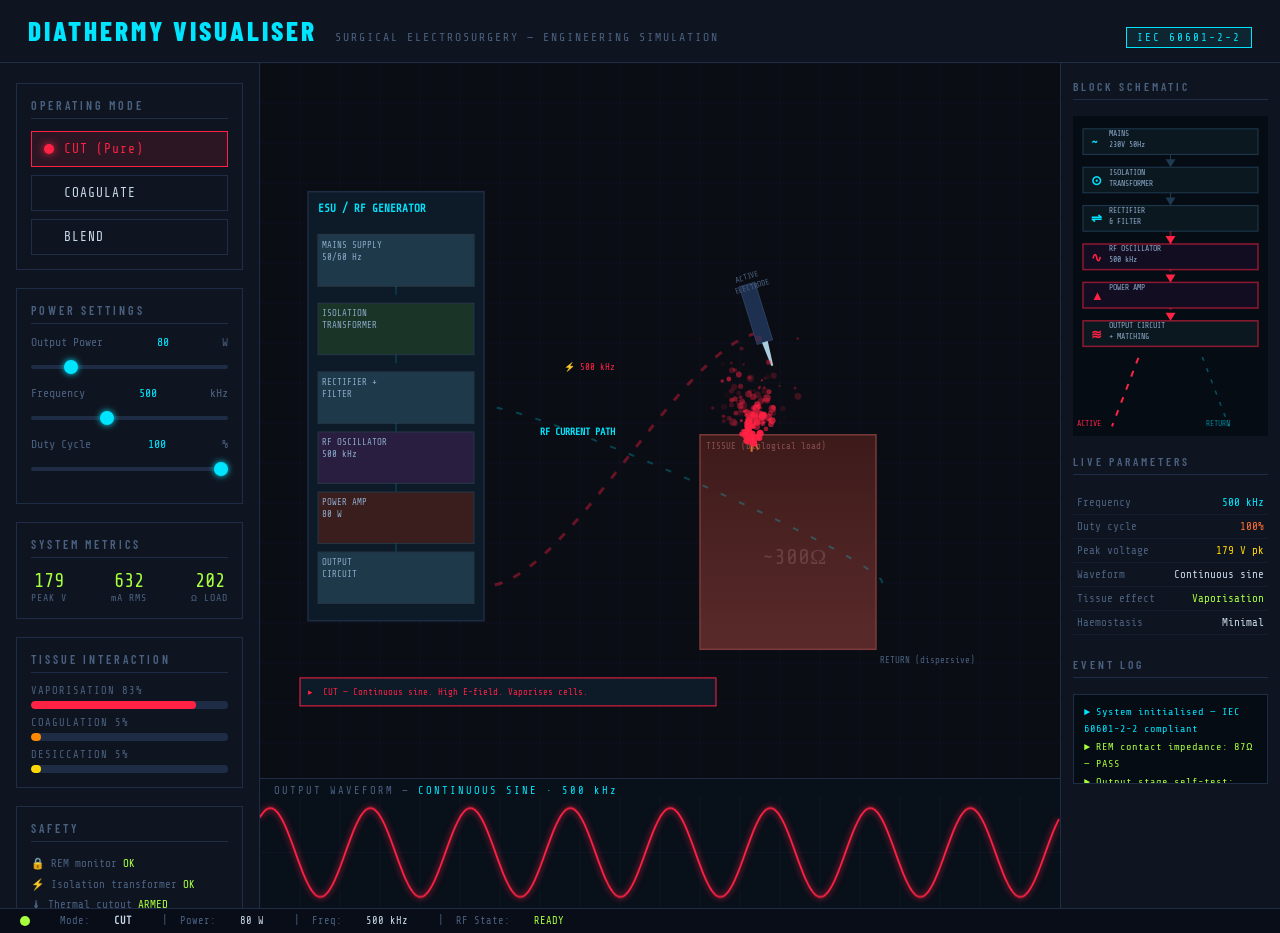
<file: medical-devices/diathermy-visualiser.html>
<!DOCTYPE html>
<html lang="en">
<head>
<meta charset="UTF-8">
<meta name="viewport" content="width=device-width, initial-scale=1.0">
<title>Diathermy Machine — Engineering Visualiser</title>
<link href="https://fonts.googleapis.com/css2?family=Share+Tech+Mono&family=Barlow+Condensed:wght@300;600;800&display=swap" rel="stylesheet">
<style>
  :root {
    --bg: #0a0d14;
    --panel: #0f1520;
    --border: #1e2d45;
    --accent: #00e5ff;
    --accent2: #ff6b35;
    --accent3: #a8ff3e;
    --warn: #ffd600;
    --text: #c8d8e8;
    --dim: #4a6080;
    --cut: #ff2244;
    --coag: #ff8800;
    --blend: #cc44ff;
  }
  * { margin: 0; padding: 0; box-sizing: border-box; }
  body {
    background: var(--bg);
    color: var(--text);
    font-family: 'Share Tech Mono', monospace;
    min-height: 100vh;
    overflow-x: hidden;
  }
  header {
    background: var(--panel);
    border-bottom: 1px solid var(--border);
    padding: 14px 28px;
    display: flex;
    align-items: baseline;
    gap: 18px;
  }
  header h1 {
    font-family: 'Barlow Condensed', sans-serif;
    font-weight: 800;
    font-size: 1.7rem;
    letter-spacing: 3px;
    color: var(--accent);
    text-transform: uppercase;
  }
  header span {
    font-size: 0.72rem;
    color: var(--dim);
    letter-spacing: 2px;
    text-transform: uppercase;
  }
  .badge {
    margin-left: auto;
    background: rgba(0,229,255,0.08);
    border: 1px solid var(--accent);
    color: var(--accent);
    font-size: 0.68rem;
    padding: 3px 10px;
    letter-spacing: 2px;
  }

  /* ── MAIN LAYOUT ── */
  .main {
    display: grid;
    grid-template-columns: 260px 1fr 220px;
    grid-template-rows: auto auto;
    gap: 0;
    height: calc(100vh - 55px);
  }

  /* ── CONTROL PANEL ── */
  .controls {
    background: var(--panel);
    border-right: 1px solid var(--border);
    padding: 20px 16px;
    display: flex;
    flex-direction: column;
    gap: 18px;
    overflow-y: auto;
  }
  .ctrl-section {
    border: 1px solid var(--border);
    padding: 14px;
  }
  .ctrl-title {
    font-family: 'Barlow Condensed', sans-serif;
    font-weight: 600;
    font-size: 0.75rem;
    letter-spacing: 3px;
    color: var(--dim);
    text-transform: uppercase;
    margin-bottom: 12px;
    border-bottom: 1px solid var(--border);
    padding-bottom: 6px;
  }

  /* Mode buttons */
  .mode-btns { display: flex; flex-direction: column; gap: 8px; }
  .mode-btn {
    background: transparent;
    border: 1px solid var(--border);
    color: var(--text);
    font-family: 'Share Tech Mono', monospace;
    font-size: 0.8rem;
    padding: 10px 12px;
    cursor: pointer;
    display: flex;
    align-items: center;
    gap: 10px;
    transition: all 0.2s;
    letter-spacing: 1px;
  }
  .mode-btn .dot { width: 10px; height: 10px; border-radius: 50%; flex-shrink: 0; }
  .mode-btn:hover { border-color: var(--accent); color: var(--accent); }
  .mode-btn.active[data-mode="cut"] { background: rgba(255,34,68,0.12); border-color: var(--cut); color: var(--cut); }
  .mode-btn.active[data-mode="coag"] { background: rgba(255,136,0,0.12); border-color: var(--coag); color: var(--coag); }
  .mode-btn.active[data-mode="blend"] { background: rgba(204,68,255,0.12); border-color: var(--blend); color: var(--blend); }
  .mode-btn.active[data-mode="cut"] .dot { background: var(--cut); box-shadow: 0 0 8px var(--cut); }
  .mode-btn.active[data-mode="coag"] .dot { background: var(--coag); box-shadow: 0 0 8px var(--coag); }
  .mode-btn.active[data-mode="blend"] .dot { background: var(--blend); box-shadow: 0 0 8px var(--blend); }

  /* Sliders */
  .slider-row { margin-bottom: 14px; }
  .slider-row label { font-size: 0.72rem; color: var(--dim); display: flex; justify-content: space-between; margin-bottom: 6px; }
  .slider-row label span { color: var(--accent); }
  input[type=range] {
    -webkit-appearance: none; width: 100%; height: 4px;
    background: var(--border); border-radius: 2px; outline: none;
  }
  input[type=range]::-webkit-slider-thumb {
    -webkit-appearance: none; width: 14px; height: 14px;
    background: var(--accent); border-radius: 50%; cursor: pointer;
    box-shadow: 0 0 6px var(--accent);
  }

  .indicator-row { display: flex; justify-content: space-between; margin-top: 6px; }
  .indicator { text-align: center; }
  .indicator .val { font-size: 1.2rem; color: var(--accent3); }
  .indicator .lbl { font-size: 0.62rem; color: var(--dim); letter-spacing: 1px; }

  /* ── CENTRE CANVAS ── */
  .viz-area {
    display: flex;
    flex-direction: column;
    position: relative;
    overflow: hidden;
  }
  .viz-top {
    flex: 1;
    position: relative;
  }
  canvas#mainCanvas {
    display: block;
    width: 100%;
    height: 100%;
  }
  .waveform-bar {
    height: 130px;
    background: #08101a;
    border-top: 1px solid var(--border);
    position: relative;
    display: flex;
    flex-direction: column;
  }
  .wave-label {
    font-size: 0.65rem;
    color: var(--dim);
    letter-spacing: 2px;
    padding: 6px 14px 0;
  }
  canvas#waveCanvas {
    flex: 1;
    display: block;
    width: 100%;
  }

  /* ── RIGHT PANEL: SCHEMATIC ── */
  .schematic {
    background: var(--panel);
    border-left: 1px solid var(--border);
    padding: 16px 12px;
    display: flex;
    flex-direction: column;
    gap: 12px;
    overflow-y: auto;
  }
  .sch-title {
    font-family: 'Barlow Condensed', sans-serif;
    font-weight: 600;
    font-size: 0.73rem;
    letter-spacing: 3px;
    color: var(--dim);
    text-transform: uppercase;
    border-bottom: 1px solid var(--border);
    padding-bottom: 6px;
    margin-bottom: 4px;
  }
  canvas#schCanvas {
    width: 100%;
    height: 320px;
    display: block;
  }
  .spec-table { font-size: 0.68rem; width: 100%; border-collapse: collapse; }
  .spec-table tr { border-bottom: 1px solid #12202e; }
  .spec-table td { padding: 5px 4px; color: var(--dim); }
  .spec-table td:last-child { color: var(--text); text-align: right; }
  #specFreq { color: var(--accent); }
  #specDuty { color: var(--accent2); }
  #specVolt { color: var(--warn); }
  #specTissue { color: var(--accent3); }

  .tissue-bar { margin-top: 8px; }
  .tissue-bar label { font-size: 0.65rem; color: var(--dim); display: block; margin-bottom: 4px; letter-spacing: 1px; }
  .t-track { height: 8px; background: var(--border); border-radius: 4px; overflow: hidden; }
  .t-fill { height: 100%; border-radius: 4px; transition: width 0.4s; }

  .log-box {
    background: #060c14;
    border: 1px solid var(--border);
    padding: 8px 10px;
    font-size: 0.64rem;
    color: var(--dim);
    height: 90px;
    overflow-y: auto;
    line-height: 1.7;
  }
  .log-box p { margin: 0; }
  .log-box .t-cut { color: var(--cut); }
  .log-box .t-coag { color: var(--coag); }
  .log-box .t-blend { color: var(--blend); }
  .log-box .t-ok { color: var(--accent3); }
  .log-box .t-info { color: var(--accent); }

  /* Oscillating status light */
  #statusLight {
    width: 10px; height: 10px; border-radius: 50%;
    background: var(--accent3);
    display: inline-block;
    margin-right: 6px;
    animation: blink 1.2s infinite;
  }
  @keyframes blink { 0%,100%{opacity:1} 50%{opacity:0.2} }

  .footer-bar {
    grid-column: 1 / -1;
    background: #080d18;
    border-top: 1px solid var(--border);
    padding: 6px 20px;
    display: flex;
    align-items: center;
    gap: 24px;
    font-size: 0.65rem;
    color: var(--dim);
  }
  .footer-bar span { color: var(--text); }
  #activeMode { font-weight: bold; }
</style>
</head>
<body>

<header>
  <h1>Diathermy Visualiser</h1>
  <span>Surgical Electrosurgery — Engineering Simulation</span>
  <div class="badge">IEC 60601-2-2</div>
</header>

<div class="main">

  <!-- LEFT: CONTROLS -->
  <div class="controls">
    <div class="ctrl-section">
      <div class="ctrl-title">Operating Mode</div>
      <div class="mode-btns">
        <button class="mode-btn active" data-mode="cut">
          <span class="dot"></span> CUT (Pure)
        </button>
        <button class="mode-btn" data-mode="coag">
          <span class="dot"></span> COAGULATE
        </button>
        <button class="mode-btn" data-mode="blend">
          <span class="dot"></span> BLEND
        </button>
      </div>
    </div>

    <div class="ctrl-section">
      <div class="ctrl-title">Power Settings</div>
      <div class="slider-row">
        <label>Output Power <span id="pwrVal">80</span> W</label>
        <input type="range" id="pwrSlider" min="10" max="400" value="80">
      </div>
      <div class="slider-row">
        <label>Frequency <span id="freqVal">500</span> kHz</label>
        <input type="range" id="freqSlider" min="200" max="1000" value="500">
      </div>
      <div class="slider-row">
        <label>Duty Cycle <span id="dutyVal">100</span>%</label>
        <input type="range" id="dutySlider" min="5" max="100" value="100" id="dutySlider">
      </div>
    </div>

    <div class="ctrl-section">
      <div class="ctrl-title">System Metrics</div>
      <div class="indicator-row">
        <div class="indicator">
          <div class="val" id="voltInd">—</div>
          <div class="lbl">PEAK V</div>
        </div>
        <div class="indicator">
          <div class="val" id="currInd">—</div>
          <div class="lbl">mA RMS</div>
        </div>
        <div class="indicator">
          <div class="val" id="impedInd">—</div>
          <div class="lbl">Ω LOAD</div>
        </div>
      </div>
    </div>

    <div class="ctrl-section">
      <div class="ctrl-title">Tissue Interaction</div>
      <div class="tissue-bar">
        <label>VAPORISATION <span id="vapPct">0</span>%</label>
        <div class="t-track"><div class="t-fill" id="vapBar" style="width:0%;background:var(--cut)"></div></div>
      </div>
      <div class="tissue-bar">
        <label>COAGULATION <span id="coagPct">0</span>%</label>
        <div class="t-track"><div class="t-fill" id="coagBar" style="width:0%;background:var(--coag)"></div></div>
      </div>
      <div class="tissue-bar">
        <label>DESICCATION <span id="desiPct">0</span>%</label>
        <div class="t-track"><div class="t-fill" id="desiBar" style="width:0%;background:var(--warn)"></div></div>
      </div>
    </div>

    <div class="ctrl-section">
      <div class="ctrl-title">Safety</div>
      <div style="font-size:0.68rem;line-height:1.9;color:var(--dim)">
        <div>🔒 REM monitor <span style="color:var(--accent3)">OK</span></div>
        <div>⚡ Isolation transformer <span style="color:var(--accent3)">OK</span></div>
        <div>🌡 Thermal cutout <span style="color:var(--accent3)">ARMED</span></div>
        <div>📶 Return electrode <span id="retElec" style="color:var(--accent3)">CONTACT OK</span></div>
      </div>
    </div>
  </div>

  <!-- CENTRE: MAIN VISUALISATION -->
  <div class="viz-area">
    <div class="viz-top">
      <canvas id="mainCanvas"></canvas>
    </div>
    <div class="waveform-bar">
      <div class="wave-label">OUTPUT WAVEFORM — <span id="waveLabel" style="color:var(--accent)">CONTINUOUS SINE · 500 kHz</span></div>
      <canvas id="waveCanvas"></canvas>
    </div>
  </div>

  <!-- RIGHT: SCHEMATIC + SPECS -->
  <div class="schematic">
    <div class="sch-title">Block Schematic</div>
    <canvas id="schCanvas"></canvas>
    <div class="sch-title" style="margin-top:6px">Live Parameters</div>
    <table class="spec-table">
      <tr><td>Frequency</td><td id="specFreq">—</td></tr>
      <tr><td>Duty cycle</td><td id="specDuty">—</td></tr>
      <tr><td>Peak voltage</td><td id="specVolt">—</td></tr>
      <tr><td>Waveform</td><td id="specWave">—</td></tr>
      <tr><td>Tissue effect</td><td id="specTissue">—</td></tr>
      <tr><td>Haemostasis</td><td id="specHemo">—</td></tr>
    </table>

    <div class="sch-title" style="margin-top:10px">Event Log</div>
    <div class="log-box" id="logBox">
      <p class="t-info">► System initialised — IEC 60601-2-2 compliant</p>
      <p class="t-ok">► REM contact impedance: 87Ω — PASS</p>
      <p class="t-ok">► Output stage self-test: PASS</p>
    </div>
  </div>

</div>

<div class="footer-bar">
  <span id="statusLight"></span>
  Mode: <span id="activeMode">CUT</span> &nbsp;|&nbsp;
  Power: <span id="footPwr">80 W</span> &nbsp;|&nbsp;
  Freq: <span id="footFreq">500 kHz</span> &nbsp;|&nbsp;
  RF State: <span id="footRF" style="color:var(--accent3)">READY</span>
</div>

<script>
// ──────────────────────────────────────────────────────
// STATE
// ──────────────────────────────────────────────────────
let state = {
  mode: 'cut',
  power: 80,
  freq: 500,
  duty: 100,
  t: 0,
  particles: [],
  sparks: [],
  active: false
};

// ──────────────────────────────────────────────────────
// CANVAS SETUP
// ──────────────────────────────────────────────────────
const mainCv = document.getElementById('mainCanvas');
const mainCtx = mainCv.getContext('2d');
const waveCv = document.getElementById('waveCanvas');
const waveCtx = waveCv.getContext('2d');
const schCv = document.getElementById('schCanvas');
const schCtx = schCv.getContext('2d');

function resize() {
  const vizTop = document.querySelector('.viz-top');
  mainCv.width = vizTop.clientWidth;
  mainCv.height = vizTop.clientHeight;
  waveCv.width = waveCv.parentElement.clientWidth;
  waveCv.height = waveCv.parentElement.clientHeight - 24;
  schCv.width = schCv.parentElement.clientWidth - 24;
  schCv.height = 320;
}
window.addEventListener('resize', resize);
setTimeout(resize, 50);

// ──────────────────────────────────────────────────────
// CONTROLS
// ──────────────────────────────────────────────────────
document.querySelectorAll('.mode-btn').forEach(btn => {
  btn.addEventListener('click', () => {
    document.querySelectorAll('.mode-btn').forEach(b => b.classList.remove('active'));
    btn.classList.add('active');
    state.mode = btn.dataset.mode;
    // Auto-set duty cycle
    if (state.mode === 'cut') { document.getElementById('dutySlider').value = 100; state.duty = 100; }
    if (state.mode === 'coag') { document.getElementById('dutySlider').value = 6; state.duty = 6; }
    if (state.mode === 'blend') { document.getElementById('dutySlider').value = 50; state.duty = 50; }
    updateSliderDisplays();
    logEvent(state.mode);
  });
});

document.getElementById('pwrSlider').addEventListener('input', e => { state.power = +e.target.value; updateSliderDisplays(); });
document.getElementById('freqSlider').addEventListener('input', e => { state.freq = +e.target.value; updateSliderDisplays(); });
document.getElementById('dutySlider').addEventListener('input', e => { state.duty = +e.target.value; updateSliderDisplays(); });

function updateSliderDisplays() {
  document.getElementById('pwrVal').textContent = state.power;
  document.getElementById('freqVal').textContent = state.freq;
  document.getElementById('dutyVal').textContent = state.duty;
  // Derived
  const impedance = 200 + Math.random() * 100 | 0;
  const peakV = Math.sqrt(2 * state.power * impedance) | 0;
  const rmsI = (state.power / (peakV / Math.sqrt(2)) * 1000) | 0;
  document.getElementById('voltInd').textContent = peakV;
  document.getElementById('currInd').textContent = rmsI;
  document.getElementById('impedInd').textContent = impedance;
  document.getElementById('footPwr').textContent = state.power + ' W';
  document.getElementById('footFreq').textContent = state.freq + ' kHz';

  // Tissue bars
  let vap=0, coag=0, desi=0;
  const pf = state.power / 400;
  if (state.mode === 'cut') { vap = 80 + pf*18; coag = 5; desi = 5; }
  if (state.mode === 'coag') { vap = 5; coag = 20 + pf*30; desi = 50 + pf*20; }
  if (state.mode === 'blend') { vap = 30 + pf*20; coag = 30 + pf*20; desi = 20; }
  document.getElementById('vapBar').style.width = Math.min(vap,100)+'%';
  document.getElementById('vapPct').textContent = Math.min(vap,100)|0;
  document.getElementById('coagBar').style.width = Math.min(coag,100)+'%';
  document.getElementById('coagPct').textContent = Math.min(coag,100)|0;
  document.getElementById('desiBar').style.width = Math.min(desi,100)+'%';
  document.getElementById('desiPct').textContent = Math.min(desi,100)|0;

  // Spec table
  const waveforms = { cut: 'Continuous sine', coag: 'Damped burst', blend: 'Interrupted sine' };
  const tissue = { cut: 'Vaporisation', coag: 'Protein denat.', blend: 'Mixed' };
  const hemo = { cut: 'Minimal', coag: 'High', blend: 'Moderate' };
  document.getElementById('specFreq').textContent = state.freq + ' kHz';
  document.getElementById('specDuty').textContent = state.duty + '%';
  document.getElementById('specVolt').textContent = peakV + ' V pk';
  document.getElementById('specWave').textContent = waveforms[state.mode];
  document.getElementById('specTissue').textContent = tissue[state.mode];
  document.getElementById('specHemo').textContent = hemo[state.mode];
  document.getElementById('activeMode').textContent = state.mode.toUpperCase();
  document.getElementById('waveLabel').textContent = waveforms[state.mode].toUpperCase() + ' · ' + state.freq + ' kHz';
}
updateSliderDisplays();

// ──────────────────────────────────────────────────────
// LOG
// ──────────────────────────────────────────────────────
function logEvent(mode) {
  const box = document.getElementById('logBox');
  const msgs = {
    cut:   ['<p class="t-cut">► Mode switch: CUT — continuous 100% duty</p>','<p class="t-cut">► High E-field density at tip → cellular vaporisation</p>'],
    coag:  ['<p class="t-coag">► Mode switch: COAGULATE — damped burst output</p>','<p class="t-coag">► Fulguration: protein denaturation, haemostasis</p>'],
    blend: ['<p class="t-blend">► Mode switch: BLEND — interrupted sine wave</p>','<p class="t-blend">► Partial vaporisation + coagulation margin</p>']
  };
  msgs[mode].forEach(m => { box.innerHTML += m; });
  box.scrollTop = box.scrollHeight;
}

// ──────────────────────────────────────────────────────
// PARTICLES
// ──────────────────────────────────────────────────────
function spawnParticle(x, y, mode) {
  const colors = { cut: '#ff2244', coag: '#ff8800', blend: '#cc44ff' };
  const n = mode === 'cut' ? 8 : 3;
  for (let i=0;i<n;i++) {
    state.particles.push({
      x, y,
      vx: (Math.random()-0.5)*4,
      vy: (Math.random()-1.5)*4,
      life: 1,
      decay: 0.03+Math.random()*0.04,
      size: 1+Math.random()*3,
      color: colors[mode]
    });
  }
}
function spawnSpark(x, y) {
  for (let i=0;i<6;i++) {
    const angle = Math.random()*Math.PI*2;
    const speed = 2+Math.random()*5;
    state.sparks.push({ x, y, vx: Math.cos(angle)*speed, vy: Math.sin(angle)*speed, life:1, decay:0.06 });
  }
}

// ──────────────────────────────────────────────────────
// MAIN CANVAS DRAW
// ──────────────────────────────────────────────────────
function drawMain() {
  const W = mainCv.width, H = mainCv.height;
  if (!W || !H) return;
  mainCtx.clearRect(0,0,W,H);

  // Background grid
  mainCtx.strokeStyle = 'rgba(30,45,70,0.4)';
  mainCtx.lineWidth = 0.5;
  for (let x=0;x<W;x+=40) { mainCtx.beginPath(); mainCtx.moveTo(x,0); mainCtx.lineTo(x,H); mainCtx.stroke(); }
  for (let y=0;y<H;y+=40) { mainCtx.beginPath(); mainCtx.moveTo(0,y); mainCtx.lineTo(W,y); mainCtx.stroke(); }

  // ── MACHINE BLOCK ──
  const machX = W*0.06, machY = H*0.18, machW = W*0.22, machH = H*0.6;
  mainCtx.fillStyle = '#0d1a28';
  mainCtx.strokeStyle = '#1e2d45';
  mainCtx.lineWidth = 1.5;
  mainCtx.fillRect(machX, machY, machW, machH);
  mainCtx.strokeRect(machX, machY, machW, machH);

  // Machine label
  mainCtx.fillStyle = '#00e5ff';
  mainCtx.font = 'bold 11px Share Tech Mono';
  mainCtx.fillText('ESU / RF GENERATOR', machX+10, machY+20);

  // Internal blocks inside machine
  const blocks = [
    { label: 'MAINS SUPPLY\n50/60 Hz', y: 0.10, color: '#1e3a4a' },
    { label: 'ISOLATION\nTRANSFORMER', y: 0.26, color: '#1a3528' },
    { label: 'RECTIFIER +\nFILTER', y: 0.42, color: '#1e3a4a' },
    { label: 'RF OSCILLATOR\n' + state.freq + ' kHz', y: 0.56, color: '#2a1e40' },
    { label: 'POWER AMP\n' + state.power + ' W', y: 0.70, color: '#3a1e1e' },
    { label: 'OUTPUT\nCIRCUIT', y: 0.84, color: '#1e3a4a' },
  ];
  blocks.forEach(b => {
    const bx = machX+10, by = machY + machH*b.y, bw = machW-20, bh = machH*0.12;
    mainCtx.fillStyle = b.color;
    mainCtx.strokeStyle = '#253545';
    mainCtx.fillRect(bx, by, bw, bh);
    mainCtx.strokeRect(bx, by, bw, bh);
    const lines = b.label.split('\n');
    mainCtx.fillStyle = '#8aa8c8';
    mainCtx.font = '9px Share Tech Mono';
    lines.forEach((l,i) => mainCtx.fillText(l, bx+4, by+13+i*12));
    // Arrow connector down
    if (b.y < 0.84) {
      const ax = bx+bw/2, ay = by+bh;
      mainCtx.strokeStyle = '#00e5ff44';
      mainCtx.lineWidth = 1;
      mainCtx.beginPath(); mainCtx.moveTo(ax,ay); mainCtx.lineTo(ax,ay+machH*0.02); mainCtx.stroke();
    }
  });

  // ── CABLE FROM MACHINE TO ACTIVE ELECTRODE ──
  const cableStartX = machX + machW;
  const cableStartY = machY + machH*0.92;
  const tipX = W*0.62, tipY = H*0.35;
  const modeColors = { cut: '#ff2244', coag: '#ff8800', blend: '#cc44ff' };
  const modeC = modeColors[state.mode];

  // Animate current flow along cable
  mainCtx.lineWidth = 3;
  mainCtx.strokeStyle = modeC + '60';
  mainCtx.setLineDash([8, 12]);
  mainCtx.lineDashOffset = -state.t * 2;
  mainCtx.beginPath();
  mainCtx.moveTo(cableStartX, cableStartY);
  mainCtx.bezierCurveTo(cableStartX+80, cableStartY, tipX-80, tipY+40, tipX, tipY+20);
  mainCtx.stroke();
  mainCtx.setLineDash([]);

  // ── ACTIVE ELECTRODE (pencil/blade) ──
  mainCtx.save();
  mainCtx.translate(tipX, tipY);
  mainCtx.rotate(-0.3);
  // Handle
  mainCtx.fillStyle = '#1e3050';
  mainCtx.strokeStyle = '#2e4060';
  mainCtx.lineWidth = 1;
  mainCtx.fillRect(-8,-30,16,60);
  mainCtx.strokeRect(-8,-30,16,60);
  // Blade
  mainCtx.fillStyle = '#aaccdd';
  mainCtx.beginPath();
  mainCtx.moveTo(-3,30); mainCtx.lineTo(3,30); mainCtx.lineTo(1,55); mainCtx.lineTo(-1,55);
  mainCtx.closePath(); mainCtx.fill();
  mainCtx.font = '8px Share Tech Mono';
  mainCtx.fillStyle = '#4a6080';
  mainCtx.fillText('ACTIVE', -10,-35);
  mainCtx.fillText('ELECTRODE', -14,-24);
  mainCtx.restore();

  // ── TISSUE BLOCK ──
  const tissX = W*0.55, tissY = H*0.52, tissW = W*0.22, tissH = H*0.3;
  // Base tissue
  const tissueGrad = mainCtx.createLinearGradient(tissX,tissY,tissX,tissY+tissH);
  tissueGrad.addColorStop(0,'#3d1a1a');
  tissueGrad.addColorStop(1,'#5a2a2a');
  mainCtx.fillStyle = tissueGrad;
  mainCtx.strokeStyle = '#7a3a3a';
  mainCtx.lineWidth = 1.5;
  mainCtx.fillRect(tissX, tissY, tissW, tissH);
  mainCtx.strokeRect(tissX, tissY, tissW, tissH);
  mainCtx.fillStyle = '#7a3a3a44';
  mainCtx.font = '9px Share Tech Mono';
  mainCtx.fillStyle = '#8a5050';
  mainCtx.fillText('TISSUE (biological load)', tissX+6, tissY+14);
  // Resistance symbol
  mainCtx.fillStyle = '#6a4040';
  mainCtx.font = '22px Share Tech Mono';
  mainCtx.fillText('~300Ω', tissX+tissW/2-26, tissY+tissH*0.6);

  // Arc/spark at electrode tip
  const arcX = W*0.615, arcY = H*0.52;
  if (state.mode === 'cut') {
    // Continuous plasma arc
    for (let i=0;i<5;i++) {
      const ox = (Math.random()-0.5)*18, oy = Math.random()*14;
      mainCtx.strokeStyle = `rgba(255,${100+Math.random()*155},50,${0.4+Math.random()*0.5})`;
      mainCtx.lineWidth = 1.5+Math.random();
      mainCtx.beginPath();
      mainCtx.moveTo(arcX, arcY);
      mainCtx.quadraticCurveTo(arcX+ox/2, arcY+oy/2+6, arcX+ox, arcY+oy+8);
      mainCtx.stroke();
    }
    spawnParticle(arcX + (Math.random()-0.5)*10, arcY+8, 'cut');
  } else if (state.mode === 'coag') {
    // Intermittent spark
    if (Math.random() < state.duty/100) {
      spawnSpark(arcX + (Math.random()-0.5)*12, arcY+6);
    }
  } else {
    // Blend: both
    for (let i=0;i<2;i++) {
      const ox = (Math.random()-0.5)*12, oy = Math.random()*10;
      mainCtx.strokeStyle = `rgba(200,80,255,${0.3+Math.random()*0.4})`;
      mainCtx.lineWidth = 1+Math.random();
      mainCtx.beginPath();
      mainCtx.moveTo(arcX,arcY);
      mainCtx.quadraticCurveTo(arcX+ox/2,arcY+oy/2+4,arcX+ox,arcY+oy+7);
      mainCtx.stroke();
    }
    if (Math.random()<0.3) spawnParticle(arcX+(Math.random()-0.5)*8,arcY+6,'blend');
  }

  // Draw particles
  state.particles.forEach(p => {
    mainCtx.globalAlpha = p.life;
    mainCtx.fillStyle = p.color;
    mainCtx.beginPath();
    mainCtx.arc(p.x, p.y, p.size, 0, Math.PI*2);
    mainCtx.fill();
  });
  mainCtx.globalAlpha = 1;
  state.particles = state.particles.filter(p => { p.x+=p.vx; p.y+=p.vy; p.vy+=0.1; p.life-=p.decay; return p.life>0; });

  // Sparks
  state.sparks.forEach(s => {
    mainCtx.globalAlpha = s.life;
    mainCtx.strokeStyle = '#ffd600';
    mainCtx.lineWidth = 1;
    mainCtx.beginPath();
    mainCtx.moveTo(s.x,s.y);
    mainCtx.lineTo(s.x+s.vx*2,s.y+s.vy*2);
    mainCtx.stroke();
  });
  mainCtx.globalAlpha = 1;
  state.sparks = state.sparks.filter(s => { s.x+=s.vx; s.y+=s.vy; s.life-=s.decay; return s.life>0; });

  // ── RETURN CABLE ──
  const retStartX = tissX+tissW, retStartY = tissY+tissH*0.7;
  const retEndX = machX+machW, retEndY = machY+machH*0.5;
  mainCtx.strokeStyle = '#00e5ff40';
  mainCtx.lineWidth = 2;
  mainCtx.setLineDash([6,14]);
  mainCtx.lineDashOffset = state.t*1.5;
  mainCtx.beginPath();
  mainCtx.moveTo(retStartX, retStartY);
  mainCtx.bezierCurveTo(retStartX+60,retStartY,retEndX+60,retEndY,retEndX,retEndY);
  mainCtx.stroke();
  mainCtx.setLineDash([]);

  // Return electrode label
  mainCtx.fillStyle = '#4a6080';
  mainCtx.font = '9px Share Tech Mono';
  mainCtx.fillText('RETURN (dispersive)', tissX+tissW+4, tissY+tissH+14);

  // ── LABELS & ANNOTATIONS ──
  mainCtx.fillStyle = '#00e5ff';
  mainCtx.font = 'bold 10px Share Tech Mono';
  mainCtx.fillText('RF CURRENT PATH', W*0.35, H*0.52);
  // Frequency annotation on cable
  mainCtx.fillStyle = modeC;
  mainCtx.font = '9px Share Tech Mono';
  mainCtx.fillText('⚡ ' + state.freq + ' kHz', W*0.38, H*0.43);

  // Mode annotation box
  const modeName = { cut: 'CUT — Continuous sine. High E-field. Vaporises cells.', coag: 'COAG — Damped bursts. Low duty. Protein denaturation.', blend: 'BLEND — Interrupted sine. Mixed tissue effect.' };
  mainCtx.fillStyle = '#0d1a28';
  mainCtx.strokeStyle = modeC;
  mainCtx.lineWidth = 1;
  mainCtx.fillRect(W*0.05, H*0.86, W*0.52, 28);
  mainCtx.strokeRect(W*0.05, H*0.86, W*0.52, 28);
  mainCtx.fillStyle = modeC;
  mainCtx.font = '9px Share Tech Mono';
  mainCtx.fillText('▸  ' + modeName[state.mode], W*0.06, H*0.86+17);

  state.t += 0.5;
}

// ──────────────────────────────────────────────────────
// WAVEFORM CANVAS
// ──────────────────────────────────────────────────────
function drawWave() {
  const W = waveCv.width, H = waveCv.height;
  if (!W||!H) return;
  waveCtx.clearRect(0,0,W,H);
  // Grid
  waveCtx.strokeStyle = 'rgba(30,45,70,0.5)';
  waveCtx.lineWidth = 0.5;
  for (let x=0;x<W;x+=40) { waveCtx.beginPath(); waveCtx.moveTo(x,0); waveCtx.lineTo(x,H); waveCtx.stroke(); }
  waveCtx.beginPath(); waveCtx.moveTo(0,H/2); waveCtx.lineTo(W,H/2); waveCtx.stroke();

  const modeC = { cut:'#ff2244', coag:'#ff8800', blend:'#cc44ff' }[state.mode];
  waveCtx.strokeStyle = modeC;
  waveCtx.lineWidth = 1.8;
  waveCtx.shadowColor = modeC;
  waveCtx.shadowBlur = 6;
  waveCtx.beginPath();
  const cycles = 8;
  const amp = H/2*0.8;
  for (let px=0;px<W;px++) {
    const t = (px/W)*cycles*Math.PI*2;
    let y = H/2;
    if (state.mode === 'cut') {
      y = H/2 - Math.sin(t + state.t*0.2)*amp;
    } else if (state.mode === 'coag') {
      // Damped bursts
      const burstLen = 0.08;
      const burstPeriod = 0.25;
      const pos = (px/W) % burstPeriod;
      if (pos < burstLen) {
        const env = Math.exp(-pos/burstLen*3);
        y = H/2 - Math.sin(t + state.t*0.2)*amp*env;
      }
    } else {
      // blend: interrupted
      const duty = state.duty/100;
      const period = 0.12;
      const pos = (px/W) % period;
      if (pos < period*duty) {
        y = H/2 - Math.sin(t + state.t*0.2)*amp;
      }
    }
    px===0 ? waveCtx.moveTo(px,y) : waveCtx.lineTo(px,y);
  }
  waveCtx.stroke();
  waveCtx.shadowBlur = 0;
}

// ──────────────────────────────────────────────────────
// SCHEMATIC CANVAS
// ──────────────────────────────────────────────────────
function drawSchematic() {
  const W = schCv.width, H = schCv.height;
  if (!W||!H) return;
  schCtx.clearRect(0,0,W,H);
  schCtx.fillStyle='#060c14';
  schCtx.fillRect(0,0,W,H);

  const C = { text:'#8aa8c8', line:'#1e3a50', accent:'#00e5ff', cut:'#ff2244', coag:'#ff8800', blend:'#cc44ff' };
  const mc = { cut:C.cut, coag:C.coag, blend:C.blend }[state.mode];

  // Simple vertical chain schematic
  const cx = W/2;
  const items = [
    { label:'MAINS\n230V 50Hz', y:0.04, h:0.08, icon:'~' },
    { label:'ISOLATION\nTRANSFORMER', y:0.16, h:0.08, icon:'⊙' },
    { label:'RECTIFIER\n& FILTER', y:0.28, h:0.08, icon:'⇌' },
    { label:'RF OSCILLATOR\n' + state.freq + ' kHz', y:0.40, h:0.08, icon:'∿' },
    { label:'POWER AMP', y:0.52, h:0.08, icon:'▲' },
    { label:'OUTPUT CIRCUIT\n+ MATCHING', y:0.64, h:0.08, icon:'≋' },
  ];

  items.forEach((item, i) => {
    const bx=10, by=H*item.y, bw=W-20, bh=H*item.h;
    // Box
    schCtx.fillStyle = i===3||i===4 ? '#120d20' : '#0c1820';
    schCtx.strokeStyle = i>=3 ? mc+'88' : C.line;
    schCtx.lineWidth = i>=3 ? 1.5 : 1;
    schCtx.fillRect(bx,by,bw,bh);
    schCtx.strokeRect(bx,by,bw,bh);
    // Icon
    schCtx.fillStyle = i>=3 ? mc : C.accent;
    schCtx.font = 'bold 13px Share Tech Mono';
    schCtx.fillText(item.icon, bx+8, by+bh/2+5);
    // Label
    schCtx.fillStyle = C.text;
    schCtx.font = '8px Share Tech Mono';
    item.label.split('\n').forEach((l,li) => schCtx.fillText(l, bx+26, by+bh/2+(li-0.5)*11));

    // Arrow down
    if (i<items.length-1) {
      const ay = H*(item.y+item.h);
      const ny = H*items[i+1].y;
      schCtx.strokeStyle = i>=2 ? mc+'66' : C.line;
      schCtx.lineWidth = i>=2 ? 2 : 1;
      schCtx.setLineDash(i>=3 ? [4,4] : []);
      schCtx.lineDashOffset = -state.t*(i>=3?1.5:0);
      schCtx.beginPath(); schCtx.moveTo(cx,ay); schCtx.lineTo(cx,ny); schCtx.stroke();
      schCtx.setLineDash([]);
      // Arrowhead
      schCtx.fillStyle = i>=2?mc:C.line;
      schCtx.beginPath(); schCtx.moveTo(cx,ny); schCtx.lineTo(cx-5,ny-8); schCtx.lineTo(cx+5,ny-8); schCtx.closePath(); schCtx.fill();
    }
  });

  // Bottom: electrode outputs
  const lastY = H*(items[items.length-1].y + items[items.length-1].h) + 4;
  // Active
  schCtx.strokeStyle = mc;
  schCtx.lineWidth = 2;
  schCtx.setLineDash([6,8]);
  schCtx.lineDashOffset = -state.t;
  schCtx.beginPath(); schCtx.moveTo(W*0.35,lastY); schCtx.lineTo(W*0.2,H*0.97); schCtx.stroke();
  schCtx.setLineDash([]);
  schCtx.fillStyle=mc; schCtx.font='8px Share Tech Mono';
  schCtx.fillText('ACTIVE', 4, H*0.97);
  // Return
  schCtx.strokeStyle=C.accent+'55';
  schCtx.lineWidth=1.5;
  schCtx.setLineDash([4,8]);
  schCtx.lineDashOffset=state.t*0.8;
  schCtx.beginPath(); schCtx.moveTo(W*0.65,lastY); schCtx.lineTo(W*0.8,H*0.97); schCtx.stroke();
  schCtx.setLineDash([]);
  schCtx.fillStyle=C.accent+'88'; schCtx.fillText('RETURN', W*0.68,H*0.97);
}

// ──────────────────────────────────────────────────────
// LOOP
// ──────────────────────────────────────────────────────
function loop() {
  drawMain();
  drawWave();
  drawSchematic();
  requestAnimationFrame(loop);
}
loop();
</script>
</body>
</html>
</file>
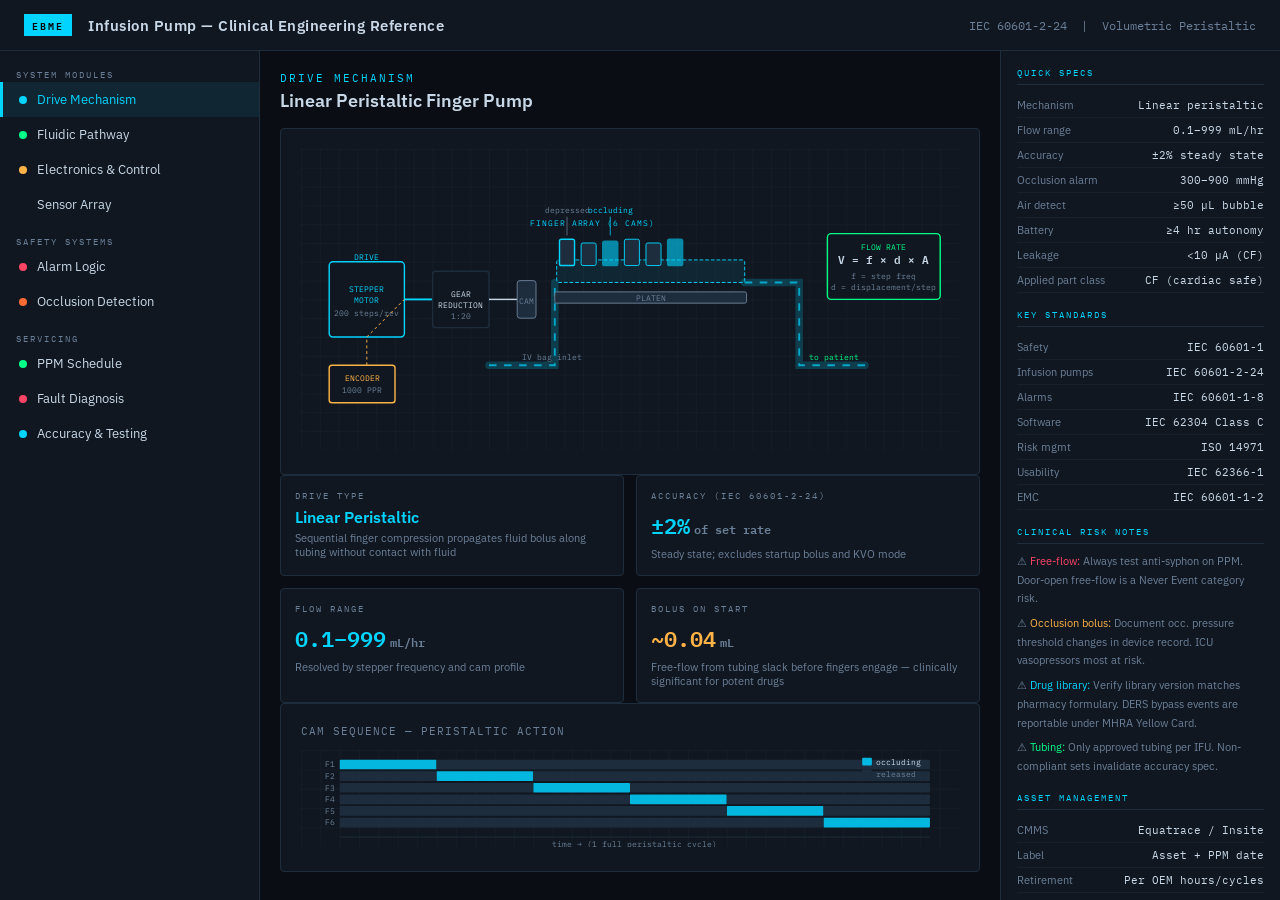
<file: medical-devices/infusion-pump-visualiser.html>
<!DOCTYPE html>
<html lang="en">
<head>
<meta charset="UTF-8">
<meta name="viewport" content="width=device-width, initial-scale=1.0">
<title>Infusion Pump — Clinical Engineering Reference</title>
<link href="https://fonts.googleapis.com/css2?family=IBM+Plex+Mono:wght@300;400;600&family=IBM+Plex+Sans:wght@300;400;600&display=swap" rel="stylesheet">
<style>
  :root {
    --bg: #0a0e14;
    --panel: #111720;
    --panel2: #161e2a;
    --border: #1e2d3d;
    --accent: #00d4ff;
    --accent2: #00ff88;
    --accent3: #ff6b35;
    --warn: #ffb347;
    --text: #c8d8e8;
    --text2: #6a8099;
    --red: #ff4466;
  }
  * { box-sizing: border-box; margin: 0; padding: 0; }
  body {
    background: var(--bg);
    color: var(--text);
    font-family: 'IBM Plex Sans', sans-serif;
    font-size: 13px;
    min-height: 100vh;
    overflow-x: hidden;
  }
  .header {
    border-bottom: 1px solid var(--border);
    padding: 14px 24px;
    display: flex;
    align-items: center;
    gap: 16px;
    background: var(--panel);
  }
  .header-badge {
    font-family: 'IBM Plex Mono', monospace;
    font-size: 10px;
    background: var(--accent);
    color: #000;
    padding: 2px 8px;
    letter-spacing: 2px;
    font-weight: 600;
  }
  .header h1 {
    font-size: 15px;
    font-weight: 600;
    letter-spacing: 0.5px;
  }
  .header span { color: var(--text2); font-size: 12px; margin-left: auto; font-family: 'IBM Plex Mono', monospace; }

  .layout {
    display: grid;
    grid-template-columns: 260px 1fr 280px;
    height: calc(100vh - 51px);
  }

  /* LEFT NAV */
  .sidenav {
    background: var(--panel);
    border-right: 1px solid var(--border);
    overflow-y: auto;
    padding: 12px 0;
  }
  .nav-section {
    padding: 6px 16px 2px;
    font-size: 9px;
    letter-spacing: 2px;
    color: var(--text2);
    text-transform: uppercase;
    font-family: 'IBM Plex Mono', monospace;
  }
  .nav-item {
    padding: 9px 16px;
    cursor: pointer;
    display: flex;
    align-items: center;
    gap: 10px;
    transition: background 0.15s;
    border-left: 3px solid transparent;
  }
  .nav-item:hover { background: var(--panel2); }
  .nav-item.active {
    background: rgba(0,212,255,0.08);
    border-left-color: var(--accent);
    color: var(--accent);
  }
  .nav-dot {
    width: 8px; height: 8px; border-radius: 50%;
    flex-shrink: 0;
  }

  /* MAIN CANVAS */
  .main {
    overflow-y: auto;
    padding: 20px;
    display: flex;
    flex-direction: column;
    gap: 20px;
  }
  .canvas-title {
    font-family: 'IBM Plex Mono', monospace;
    font-size: 11px;
    color: var(--accent);
    letter-spacing: 2px;
    text-transform: uppercase;
    margin-bottom: 4px;
  }
  .canvas-subtitle {
    font-size: 18px;
    font-weight: 600;
    margin-bottom: 16px;
  }

  /* SVG DIAGRAM */
  .diagram-wrap {
    background: var(--panel);
    border: 1px solid var(--border);
    border-radius: 4px;
    padding: 20px;
    position: relative;
  }
  svg text { font-family: 'IBM Plex Mono', monospace; }

  /* PERISTALTIC ANIMATION */
  @keyframes flowDots {
    0% { stroke-dashoffset: 0; }
    100% { stroke-dashoffset: -60; }
  }
  @keyframes rollerSpin {
    0% { transform: rotate(0deg); transform-origin: 50% 50%; }
    100% { transform: rotate(360deg); transform-origin: 50% 50%; }
  }
  @keyframes pulse {
    0%, 100% { opacity: 1; }
    50% { opacity: 0.4; }
  }
  @keyframes alarm {
    0%, 100% { fill: var(--red); }
    50% { fill: rgba(255,68,102,0.2); }
  }
  @keyframes flowLine {
    0% { stroke-dashoffset: 200; }
    100% { stroke-dashoffset: 0; }
  }
  .flow-anim { animation: flowDots 1.2s linear infinite; }
  .pulse-anim { animation: pulse 2s ease-in-out infinite; }

  /* INFO CARDS */
  .card-grid {
    display: grid;
    grid-template-columns: 1fr 1fr;
    gap: 12px;
  }
  .card {
    background: var(--panel);
    border: 1px solid var(--border);
    border-radius: 4px;
    padding: 14px;
  }
  .card-label {
    font-family: 'IBM Plex Mono', monospace;
    font-size: 9px;
    letter-spacing: 2px;
    color: var(--text2);
    text-transform: uppercase;
    margin-bottom: 6px;
  }
  .card-value {
    font-size: 22px;
    font-weight: 600;
    font-family: 'IBM Plex Mono', monospace;
    color: var(--accent);
  }
  .card-unit { font-size: 12px; color: var(--text2); margin-left: 4px; }
  .card-desc { font-size: 11px; color: var(--text2); margin-top: 4px; }

  /* ALARM TABLE */
  .alarm-table { width: 100%; border-collapse: collapse; }
  .alarm-table th {
    text-align: left;
    padding: 6px 10px;
    font-family: 'IBM Plex Mono', monospace;
    font-size: 9px;
    letter-spacing: 2px;
    color: var(--text2);
    border-bottom: 1px solid var(--border);
    text-transform: uppercase;
  }
  .alarm-table td {
    padding: 7px 10px;
    border-bottom: 1px solid rgba(30,45,61,0.5);
    font-size: 11px;
  }
  .alarm-table tr:hover td { background: var(--panel2); }
  .tag {
    display: inline-block;
    padding: 1px 6px;
    border-radius: 2px;
    font-size: 9px;
    font-family: 'IBM Plex Mono', monospace;
    font-weight: 600;
    letter-spacing: 1px;
  }
  .tag-high { background: rgba(255,68,102,0.2); color: var(--red); border: 1px solid var(--red); }
  .tag-med { background: rgba(255,179,71,0.15); color: var(--warn); border: 1px solid var(--warn); }
  .tag-low { background: rgba(0,212,255,0.1); color: var(--accent); border: 1px solid var(--accent); }
  .tag-ok { background: rgba(0,255,136,0.1); color: var(--accent2); border: 1px solid var(--accent2); }

  /* RIGHT PANEL */
  .infopanel {
    background: var(--panel);
    border-left: 1px solid var(--border);
    overflow-y: auto;
    padding: 16px;
    display: flex;
    flex-direction: column;
    gap: 16px;
  }
  .info-section-title {
    font-family: 'IBM Plex Mono', monospace;
    font-size: 9px;
    letter-spacing: 2px;
    color: var(--accent);
    text-transform: uppercase;
    padding-bottom: 6px;
    border-bottom: 1px solid var(--border);
    margin-bottom: 8px;
  }
  .info-row {
    display: flex;
    justify-content: space-between;
    align-items: flex-start;
    padding: 5px 0;
    border-bottom: 1px solid rgba(30,45,61,0.5);
    gap: 8px;
  }
  .info-key { color: var(--text2); font-size: 11px; flex-shrink: 0; }
  .info-val { color: var(--text); font-size: 11px; text-align: right; font-family: 'IBM Plex Mono', monospace; }

  .fault-block {
    background: rgba(255,68,102,0.05);
    border: 1px solid rgba(255,68,102,0.3);
    border-radius: 3px;
    padding: 10px;
  }
  .fault-title {
    color: var(--red);
    font-family: 'IBM Plex Mono', monospace;
    font-size: 10px;
    letter-spacing: 1px;
    margin-bottom: 6px;
  }
  .fault-item {
    font-size: 11px;
    color: var(--text2);
    padding: 3px 0;
    display: flex;
    gap: 6px;
    align-items: flex-start;
  }
  .fault-item::before { content: '→'; color: var(--red); flex-shrink: 0; }

  /* TABS */
  .tabs { display: flex; gap: 0; border-bottom: 1px solid var(--border); margin-bottom: 16px; }
  .tab {
    padding: 8px 16px;
    cursor: pointer;
    font-size: 11px;
    font-family: 'IBM Plex Mono', monospace;
    letter-spacing: 1px;
    color: var(--text2);
    border-bottom: 2px solid transparent;
    transition: all 0.15s;
    text-transform: uppercase;
  }
  .tab:hover { color: var(--text); }
  .tab.active { color: var(--accent); border-bottom-color: var(--accent); }

  .tab-content { display: none; }
  .tab-content.active { display: block; }

  /* COMPONENT LIST */
  .component-list { display: flex; flex-direction: column; gap: 8px; }
  .component-item {
    background: var(--panel2);
    border: 1px solid var(--border);
    border-radius: 3px;
    padding: 10px 12px;
    cursor: pointer;
    transition: border-color 0.15s;
  }
  .component-item:hover { border-color: var(--accent); }
  .component-item.highlighted { border-color: var(--accent); background: rgba(0,212,255,0.05); }
  .comp-name {
    font-size: 12px;
    font-weight: 600;
    margin-bottom: 3px;
    display: flex;
    justify-content: space-between;
    align-items: center;
  }
  .comp-desc { font-size: 11px; color: var(--text2); line-height: 1.5; }

  /* PPM SCHEDULE */
  .ppm-row {
    display: grid;
    grid-template-columns: 1fr auto auto;
    gap: 8px;
    padding: 7px 0;
    border-bottom: 1px solid rgba(30,45,61,0.5);
    align-items: center;
  }
  .ppm-task { font-size: 11px; }
  .ppm-freq { font-size: 10px; color: var(--text2); font-family: 'IBM Plex Mono', monospace; }

  .scrollbar-thin::-webkit-scrollbar { width: 4px; }
  .scrollbar-thin::-webkit-scrollbar-track { background: transparent; }
  .scrollbar-thin::-webkit-scrollbar-thumb { background: var(--border); }

  /* HIDDEN SECTIONS */
  .section { display: none; }
  .section.visible { display: block; }
</style>
</head>
<body>

<div class="header">
  <div class="header-badge">EBME</div>
  <h1>Infusion Pump — Clinical Engineering Reference</h1>
  <span>IEC 60601-2-24 &nbsp;|&nbsp; Volumetric Peristaltic</span>
</div>

<div class="layout">

  <!-- SIDENAV -->
  <div class="sidenav scrollbar-thin">
    <div class="nav-section">System Modules</div>
    <div class="nav-item active" data-section="mechanism" onclick="showSection('mechanism', this)">
      <div class="nav-dot" style="background:var(--accent)"></div> Drive Mechanism
    </div>
    <div class="nav-item" data-section="fluidics" onclick="showSection('fluidics', this)">
      <div class="nav-dot" style="background:var(--accent2)"></div> Fluidic Pathway
    </div>
    <div class="nav-item" data-section="electronics" onclick="showSection('electronics', this)">
      <div class="nav-dot" style="background:var(--warn)"></div> Electronics & Control
    </div>
    <div class="nav-item" data-section="sensors" onclick="showSection('sensors', this)">
      <div class="nav-dot" style="background:#aa88ff)"></div> Sensor Array
    </div>
    <div class="nav-section" style="margin-top:8px">Safety Systems</div>
    <div class="nav-item" data-section="alarms" onclick="showSection('alarms', this)">
      <div class="nav-dot" style="background:var(--red)"></div> Alarm Logic
    </div>
    <div class="nav-item" data-section="occlusion" onclick="showSection('occlusion', this)">
      <div class="nav-dot" style="background:var(--accent3)"></div> Occlusion Detection
    </div>
    <div class="nav-section" style="margin-top:8px">Servicing</div>
    <div class="nav-item" data-section="ppm" onclick="showSection('ppm', this)">
      <div class="nav-dot" style="background:var(--accent2)"></div> PPM Schedule
    </div>
    <div class="nav-item" data-section="faults" onclick="showSection('faults', this)">
      <div class="nav-dot" style="background:var(--red)"></div> Fault Diagnosis
    </div>
    <div class="nav-item" data-section="accuracy" onclick="showSection('accuracy', this)">
      <div class="nav-dot" style="background:var(--accent)"></div> Accuracy & Testing
    </div>
  </div>

  <!-- MAIN -->
  <div class="main scrollbar-thin">

    <!-- MECHANISM -->
    <div id="sec-mechanism" class="section visible">
      <div class="canvas-title">Drive Mechanism</div>
      <div class="canvas-subtitle">Linear Peristaltic Finger Pump</div>

      <div class="diagram-wrap">
        <svg viewBox="0 0 700 320" width="100%" style="max-height:320px">
          <!-- Background grid -->
          <defs>
            <pattern id="grid" width="20" height="20" patternUnits="userSpaceOnUse">
              <path d="M 20 0 L 0 0 0 20" fill="none" stroke="#1e2d3d" stroke-width="0.5"/>
            </pattern>
            <marker id="arrow" markerWidth="8" markerHeight="8" refX="6" refY="3" orient="auto">
              <path d="M0,0 L0,6 L8,3 z" fill="#00d4ff"/>
            </marker>
            <marker id="arrow-green" markerWidth="8" markerHeight="8" refX="6" refY="3" orient="auto">
              <path d="M0,0 L0,6 L8,3 z" fill="#00ff88"/>
            </marker>
          </defs>
          <rect width="700" height="320" fill="url(#grid)"/>

          <!-- MOTOR -->
          <rect x="30" y="120" width="80" height="80" rx="4" fill="#111720" stroke="#00d4ff" stroke-width="1.5"/>
          <text x="70" y="152" fill="#00d4ff" font-size="9" text-anchor="middle">STEPPER</text>
          <text x="70" y="164" fill="#00d4ff" font-size="9" text-anchor="middle">MOTOR</text>
          <text x="70" y="178" fill="#6a8099" font-size="8" text-anchor="middle">200 steps/rev</text>
          <!-- Motor shaft -->
          <line x1="110" y1="160" x2="140" y2="160" stroke="#00d4ff" stroke-width="2"/>

          <!-- GEARBOX -->
          <rect x="140" y="130" width="60" height="60" rx="3" fill="#111720" stroke="#1e2d3d" stroke-width="1.5"/>
          <text x="170" y="157" fill="#c8d8e8" font-size="9" text-anchor="middle">GEAR</text>
          <text x="170" y="169" fill="#c8d8e8" font-size="9" text-anchor="middle">REDUCTION</text>
          <text x="170" y="181" fill="#6a8099" font-size="8" text-anchor="middle">1:20</text>
          <line x1="200" y1="160" x2="230" y2="160" stroke="#c8d8e8" stroke-width="1.5"/>

          <!-- CAM SHAFT -->
          <rect x="230" y="140" width="20" height="40" rx="3" fill="#1e2d3d" stroke="#6a8099" stroke-width="1"/>
          <text x="240" y="165" fill="#6a8099" font-size="8" text-anchor="middle">CAM</text>

          <!-- FINGER ARRAY -->
          <text x="310" y="82" fill="#00d4ff" font-size="9" text-anchor="middle" letter-spacing="1">FINGER ARRAY (6 CAMS)</text>
          <!-- Tubing channel -->
          <rect x="272" y="118" width="200" height="24" rx="2" fill="rgba(0,212,255,0.08)" stroke="#00d4ff" stroke-width="1" stroke-dasharray="4,2"/>
          <!-- Fingers -->
          <g id="fingers">
            <rect id="f1" x="275" y="96" width="16" height="28" rx="2" fill="#1e2d3d" stroke="#00d4ff" stroke-width="1.5"/>
            <rect id="f2" x="298" y="100" width="16" height="24" rx="2" fill="#1e2d3d" stroke="#00d4ff" stroke-width="1"/>
            <rect id="f3" x="321" y="98" width="16" height="26" rx="2" fill="#00d4ff" stroke="#00d4ff" stroke-width="1.5" opacity="0.6"/>
            <rect id="f4" x="344" y="96" width="16" height="28" rx="2" fill="#1e2d3d" stroke="#00d4ff" stroke-width="1"/>
            <rect id="f5" x="367" y="100" width="16" height="24" rx="2" fill="#1e2d3d" stroke="#00d4ff" stroke-width="1"/>
            <rect id="f6" x="390" y="96" width="16" height="28" rx="2" fill="#00d4ff" stroke="#00d4ff" stroke-width="1.5" opacity="0.6"/>
          </g>
          <!-- Tubing path with flow animation -->
          <path d="M200,230 L270,230 L270,142 M472,142 L530,142 L530,230 L600,230"
                fill="none" stroke="rgba(0,212,255,0.2)" stroke-width="8" stroke-linecap="round"/>
          <!-- Inner flow indicator -->
          <path d="M200,230 L270,230 L270,142 M472,142 L530,142 L530,230 L600,230"
                fill="none" stroke="#00d4ff" stroke-width="2" stroke-dasharray="8,8"
                class="flow-anim" opacity="0.7"/>
          <!-- Tubing labels -->
          <text x="235" y="225" fill="#6a8099" font-size="9">IV bag inlet</text>
          <text x="540" y="225" fill="#00ff88" font-size="9">to patient</text>

          <!-- Platen / backing plate -->
          <rect x="270" y="152" width="204" height="12" rx="2" fill="#1e2d3d" stroke="#6a8099" stroke-width="1"/>
          <text x="372" y="162" fill="#6a8099" font-size="8" text-anchor="middle">PLATEN</text>

          <!-- LABELS -->
          <line x1="283" y1="92" x2="283" y2="72" stroke="#6a8099" stroke-width="0.8"/>
          <text x="283" y="68" fill="#6a8099" font-size="8" text-anchor="middle">depressed</text>
          <line x1="329" y1="92" x2="329" y2="72" stroke="#00d4ff" stroke-width="0.8"/>
          <text x="329" y="68" fill="#00d4ff" font-size="8" text-anchor="middle">occluding</text>

          <!-- ENCODER -->
          <rect x="30" y="230" width="70" height="40" rx="3" fill="#111720" stroke="#ffb347" stroke-width="1.5"/>
          <text x="65" y="247" fill="#ffb347" font-size="9" text-anchor="middle">ENCODER</text>
          <text x="65" y="260" fill="#6a8099" font-size="8" text-anchor="middle">1000 PPR</text>
          <line x1="70" y1="230" x2="70" y2="200" stroke="#ffb347" stroke-width="1" stroke-dasharray="3,3"/>
          <line x1="70" y1="200" x2="110" y2="160" stroke="#ffb347" stroke-width="1" stroke-dasharray="3,3"/>

          <!-- FLOW RATE CALC -->
          <rect x="560" y="90" width="120" height="70" rx="4" fill="#111720" stroke="#00ff88" stroke-width="1.5"/>
          <text x="620" y="107" fill="#00ff88" font-size="9" text-anchor="middle">FLOW RATE</text>
          <text x="620" y="122" fill="#c8d8e8" font-size="12" text-anchor="middle" font-weight="600">V = f × d × A</text>
          <text x="620" y="138" fill="#6a8099" font-size="8" text-anchor="middle">f = step freq</text>
          <text x="620" y="150" fill="#6a8099" font-size="8" text-anchor="middle">d = displacement/step</text>

          <!-- Arrow labels -->
          <text x="70" y="118" fill="#00d4ff" font-size="9" text-anchor="middle">DRIVE</text>
        </svg>
      </div>

      <div class="card-grid">
        <div class="card">
          <div class="card-label">Drive Type</div>
          <div style="font-size:16px;font-weight:600;color:var(--accent)">Linear Peristaltic</div>
          <div class="card-desc">Sequential finger compression propagates fluid bolus along tubing without contact with fluid</div>
        </div>
        <div class="card">
          <div class="card-label">Accuracy (IEC 60601-2-24)</div>
          <div class="card-value">±2%<span class="card-unit">of set rate</span></div>
          <div class="card-desc">Steady state; excludes startup bolus and KVO mode</div>
        </div>
        <div class="card">
          <div class="card-label">Flow Range</div>
          <div class="card-value">0.1–999<span class="card-unit">mL/hr</span></div>
          <div class="card-desc">Resolved by stepper frequency and cam profile</div>
        </div>
        <div class="card">
          <div class="card-label">Bolus on Start</div>
          <div class="card-value" style="color:var(--warn)">~0.04<span class="card-unit">mL</span></div>
          <div class="card-desc">Free-flow from tubing slack before fingers engage — clinically significant for potent drugs</div>
        </div>
      </div>

      <div class="diagram-wrap" style="margin-top:0">
        <div style="font-size:11px;color:var(--text2);font-family:'IBM Plex Mono',monospace;letter-spacing:1px;margin-bottom:12px;text-transform:uppercase">Cam Sequence — Peristaltic Action</div>
        <svg viewBox="0 0 680 100" width="100%" style="max-height:100px">
          <defs>
            <pattern id="grid2" width="20" height="20" patternUnits="userSpaceOnUse">
              <path d="M 20 0 L 0 0 0 20" fill="none" stroke="#1e2d3d" stroke-width="0.5"/>
            </pattern>
          </defs>
          <rect width="680" height="100" fill="url(#grid2)"/>
          <!-- Step sequence for 6 fingers across time -->
          <g id="camseq">
            <!-- Time axis -->
            <line x1="40" y1="90" x2="650" y2="90" stroke="#1e2d3d"/>
            <text x="345" y="100" fill="#6a8099" font-size="8" text-anchor="middle">time →  (1 full peristaltic cycle)</text>
            <!-- Finger labels -->
            <text x="35" y="18" fill="#6a8099" font-size="8" text-anchor="end">F1</text>
            <text x="35" y="30" fill="#6a8099" font-size="8" text-anchor="end">F2</text>
            <text x="35" y="42" fill="#6a8099" font-size="8" text-anchor="end">F3</text>
            <text x="35" y="54" fill="#6a8099" font-size="8" text-anchor="end">F4</text>
            <text x="35" y="66" fill="#6a8099" font-size="8" text-anchor="end">F5</text>
            <text x="35" y="78" fill="#6a8099" font-size="8" text-anchor="end">F6</text>
            <!-- Bars: staggered peristalsis -->
            <rect x="40"  y="10" width="100" height="10" rx="1" fill="#00d4ff" opacity="0.85"/>
            <rect x="140" y="10" width="510" height="10" rx="1" fill="#1e2d3d"/>
            <rect x="140" y="22" width="100" height="10" rx="1" fill="#00d4ff" opacity="0.85"/>
            <rect x="40"  y="22" width="100" height="10" rx="1" fill="#1e2d3d"/>
            <rect x="240" y="22" width="410" height="10" rx="1" fill="#1e2d3d"/>
            <rect x="240" y="34" width="100" height="10" rx="1" fill="#00d4ff" opacity="0.85"/>
            <rect x="40"  y="34" width="200" height="10" rx="1" fill="#1e2d3d"/>
            <rect x="340" y="34" width="310" height="10" rx="1" fill="#1e2d3d"/>
            <rect x="340" y="46" width="100" height="10" rx="1" fill="#00d4ff" opacity="0.85"/>
            <rect x="40"  y="46" width="300" height="10" rx="1" fill="#1e2d3d"/>
            <rect x="440" y="46" width="210" height="10" rx="1" fill="#1e2d3d"/>
            <rect x="440" y="58" width="100" height="10" rx="1" fill="#00d4ff" opacity="0.85"/>
            <rect x="40"  y="58" width="400" height="10" rx="1" fill="#1e2d3d"/>
            <rect x="540" y="58" width="110" height="10" rx="1" fill="#1e2d3d"/>
            <rect x="540" y="70" width="110" height="10" rx="1" fill="#00d4ff" opacity="0.85"/>
            <rect x="40"  y="70" width="500" height="10" rx="1" fill="#1e2d3d"/>
            <!-- legend -->
            <rect x="580" y="8" width="10" height="8" rx="1" fill="#00d4ff" opacity="0.85"/>
            <text x="594" y="16" fill="#c8d8e8" font-size="8">occluding</text>
            <rect x="580" y="20" width="10" height="8" rx="1" fill="#1e2d3d"/>
            <text x="594" y="28" fill="#6a8099" font-size="8">released</text>
          </g>
        </svg>
      </div>
    </div>

    <!-- FLUIDICS -->
    <div id="sec-fluidics" class="section">
      <div class="canvas-title">Fluidic Pathway</div>
      <div class="canvas-subtitle">From IV Bag to Patient</div>
      <div class="diagram-wrap">
        <svg viewBox="0 0 700 280" width="100%" style="max-height:280px">
          <defs>
            <pattern id="grid3" width="20" height="20" patternUnits="userSpaceOnUse">
              <path d="M 20 0 L 0 0 0 20" fill="none" stroke="#1e2d3d" stroke-width="0.5"/>
            </pattern>
            <linearGradient id="fluidGrad" x1="0" y1="0" x2="1" y2="0">
              <stop offset="0%" stop-color="#00d4ff" stop-opacity="0.3"/>
              <stop offset="100%" stop-color="#00ff88" stop-opacity="0.3"/>
            </linearGradient>
          </defs>
          <rect width="700" height="280" fill="url(#grid3)"/>

          <!-- IV BAG -->
          <path d="M 40,40 Q50,20 70,20 Q90,20 100,40 L 105,100 Q100,115 70,115 Q40,115 35,100 Z" fill="rgba(0,212,255,0.1)" stroke="#00d4ff" stroke-width="1.5"/>
          <text x="70" y="70" fill="#00d4ff" font-size="9" text-anchor="middle">IV BAG</text>
          <text x="70" y="83" fill="#6a8099" font-size="8" text-anchor="middle">0.9% NaCl</text>
          <line x1="70" y1="115" x2="70" y2="135" stroke="#c8d8e8" stroke-width="2"/>

          <!-- SPIKE/DRIP CHAMBER -->
          <rect x="52" y="135" width="36" height="50" rx="3" fill="rgba(0,212,255,0.05)" stroke="#6a8099" stroke-width="1.5"/>
          <text x="70" y="153" fill="#6a8099" font-size="8" text-anchor="middle">DRIP</text>
          <text x="70" y="163" fill="#6a8099" font-size="8" text-anchor="middle">CHAMBER</text>
          <circle cx="70" cy="173" r="3" fill="#00d4ff" class="pulse-anim"/>
          <line x1="70" y1="185" x2="70" y2="210" stroke="#c8d8e8" stroke-width="2"/>

          <!-- AIR DETECTOR -->
          <rect x="48" y="210" width="44" height="24" rx="3" fill="#111720" stroke="#ffb347" stroke-width="1.5"/>
          <text x="70" y="221" fill="#ffb347" font-size="8" text-anchor="middle">AIR</text>
          <text x="70" y="231" fill="#ffb347" font-size="8" text-anchor="middle">DETECT</text>
          <line x1="70" y1="234" x2="70" y2="255" stroke="#c8d8e8" stroke-width="2"/>

          <!-- FLOW indicator line going right -->
          <path d="M70,255 L180,255" fill="none" stroke="#c8d8e8" stroke-width="3" stroke-linecap="round"/>
          <!-- Main tubing segment in pump -->
          <path d="M180,255 L180,130 L300,130 L300,255 L420,255" fill="none" stroke="#00d4ff" stroke-width="3" opacity="0.4"/>
          <path d="M180,255 L180,130 L300,130 L300,255 L420,255" fill="none" stroke="#00d4ff" stroke-width="1.5" stroke-dasharray="8,6" class="flow-anim"/>

          <!-- PUMP BOX -->
          <rect x="160" y="100" width="160" height="170" rx="4" fill="rgba(0,212,255,0.03)" stroke="#00d4ff" stroke-width="1.5" stroke-dasharray="4,3"/>
          <text x="240" y="120" fill="#00d4ff" font-size="10" text-anchor="middle" letter-spacing="1">PUMP HEAD</text>

          <!-- PRESSURE SENSOR upstream -->
          <rect x="400" y="240" width="60" height="30" rx="3" fill="#111720" stroke="#aa88ff" stroke-width="1.5"/>
          <text x="430" y="254" fill="#aa88ff" font-size="8" text-anchor="middle">PRESSURE</text>
          <text x="430" y="264" fill="#aa88ff" font-size="8" text-anchor="middle">SENSOR</text>
          <line x1="420" y1="255" x2="400" y2="255" stroke="#aa88ff" stroke-width="1.5"/>

          <!-- LINE downstream -->
          <path d="M460,255 L560,255" fill="none" stroke="#00ff88" stroke-width="3" stroke-linecap="round"/>
          <path d="M460,255 L560,255" fill="none" stroke="#00ff88" stroke-width="1.5" stroke-dasharray="8,6" class="flow-anim"/>

          <!-- ANTI-SYPHON / CLAMP -->
          <rect x="460" y="240" width="50" height="30" rx="3" fill="#111720" stroke="#ff6b35" stroke-width="1.5"/>
          <text x="485" y="254" fill="#ff6b35" font-size="8" text-anchor="middle">ANTI-</text>
          <text x="485" y="264" fill="#ff6b35" font-size="8" text-anchor="middle">SYPHON</text>

          <!-- PATIENT connector -->
          <rect x="570" y="237" width="50" height="36" rx="3" fill="rgba(0,255,136,0.08)" stroke="#00ff88" stroke-width="1.5"/>
          <text x="595" y="253" fill="#00ff88" font-size="9" text-anchor="middle">PATIENT</text>
          <text x="595" y="265" fill="#00ff88" font-size="8" text-anchor="middle">cannula</text>

          <!-- Labels -->
          <text x="130" y="250" fill="#6a8099" font-size="8">upstream</text>
          <text x="430" y="230" fill="#6a8099" font-size="8" text-anchor="middle">downstream</text>
        </svg>
      </div>

      <div class="component-list">
        <div class="component-item">
          <div class="comp-name">Drip Chamber <span class="tag tag-ok">PASSIVE</span></div>
          <div class="comp-desc">Visual flow confirmation + primary air trap. Inspect for cloudiness (contamination), cracks, and partial fill level. Should be ~50% full.</div>
        </div>
        <div class="component-item">
          <div class="comp-name">Pump Segment Tubing <span class="tag tag-med">CONSUMABLE</span></div>
          <div class="comp-desc">Single-use PVC segment contacts finger array. Wall thickness tolerance ±0.05 mm critical for accuracy. Tubing ID defines stroke volume per cam cycle.</div>
        </div>
        <div class="component-item">
          <div class="comp-name">Anti-Syphon Valve <span class="tag tag-high">SAFETY</span></div>
          <div class="comp-desc">Prevents retrograde flow and free-flow gravity siphon when cassette removed. Test with free-flow test on every PPM. Failure = patient bolus risk.</div>
        </div>
        <div class="component-item">
          <div class="comp-name">Downstream Pressure Sensor <span class="tag tag-high">SAFETY</span></div>
          <div class="comp-desc">Piezo strain gauge measures line pressure. Rising pressure = downstream occlusion. Falling pressure = upstream occlusion or empty bag. Calibrate against manometer reference during PPM.</div>
        </div>
      </div>
    </div>

    <!-- ELECTRONICS -->
    <div id="sec-electronics" class="section">
      <div class="canvas-title">Electronics & Control Architecture</div>
      <div class="canvas-subtitle">Closed-Loop Delivery System</div>
      <div class="diagram-wrap">
        <svg viewBox="0 0 700 300" width="100%" style="max-height:300px">
          <defs>
            <pattern id="grid4" width="20" height="20" patternUnits="userSpaceOnUse">
              <path d="M 20 0 L 0 0 0 20" fill="none" stroke="#1e2d3d" stroke-width="0.5"/>
            </pattern>
          </defs>
          <rect width="700" height="300" fill="url(#grid4)"/>

          <!-- Main MCU -->
          <rect x="270" y="110" width="160" height="100" rx="4" fill="#161e2a" stroke="#00d4ff" stroke-width="2"/>
          <text x="350" y="132" fill="#00d4ff" font-size="10" text-anchor="middle" letter-spacing="1">MAIN CPU</text>
          <text x="350" y="147" fill="#c8d8e8" font-size="8" text-anchor="middle">ARM Cortex-M4</text>
          <text x="350" y="160" fill="#6a8099" font-size="8" text-anchor="middle">PID flow control</text>
          <text x="350" y="172" fill="#6a8099" font-size="8" text-anchor="middle">drug library</text>
          <text x="350" y="184" fill="#6a8099" font-size="8" text-anchor="middle">dose error reduction</text>

          <!-- Safety CPU -->
          <rect x="270" y="30" width="160" height="60" rx="4" fill="#161e2a" stroke="#ff4466" stroke-width="2"/>
          <text x="350" y="52" fill="#ff4466" font-size="10" text-anchor="middle">SAFETY CPU</text>
          <text x="350" y="66" fill="#c8d8e8" font-size="8" text-anchor="middle">watchdog · IEC 62304</text>
          <text x="350" y="80" fill="#6a8099" font-size="8" text-anchor="middle">independent alarm path</text>
          <line x1="350" y1="90" x2="350" y2="110" stroke="#ff4466" stroke-width="1.5" stroke-dasharray="3,3"/>

          <!-- Motor driver -->
          <rect x="80" y="110" width="120" height="60" rx="3" fill="#161e2a" stroke="#ffb347" stroke-width="1.5"/>
          <text x="140" y="135" fill="#ffb347" font-size="9" text-anchor="middle">STEPPER</text>
          <text x="140" y="148" fill="#ffb347" font-size="9" text-anchor="middle">DRIVER</text>
          <text x="140" y="162" fill="#6a8099" font-size="8" text-anchor="middle">microstepping 1/16</text>
          <!-- connect to MCU -->
          <line x1="200" y1="140" x2="270" y2="150" stroke="#ffb347" stroke-width="1.5" stroke-dasharray="4,3"/>

          <!-- Sensor interface -->
          <rect x="500" y="110" width="120" height="80" rx="3" fill="#161e2a" stroke="#aa88ff" stroke-width="1.5"/>
          <text x="560" y="133" fill="#aa88ff" font-size="9" text-anchor="middle">SENSOR</text>
          <text x="560" y="146" fill="#aa88ff" font-size="9" text-anchor="middle">INTERFACE</text>
          <text x="560" y="162" fill="#6a8099" font-size="8" text-anchor="middle">ADC 16-bit</text>
          <text x="560" y="175" fill="#6a8099" font-size="8" text-anchor="middle">pressure · air · door</text>
          <line x1="500" y1="150" x2="430" y2="155" stroke="#aa88ff" stroke-width="1.5" stroke-dasharray="4,3"/>

          <!-- Power supply -->
          <rect x="80" y="220" width="120" height="55" rx="3" fill="#161e2a" stroke="#00ff88" stroke-width="1.5"/>
          <text x="140" y="243" fill="#00ff88" font-size="9" text-anchor="middle">POWER MGMT</text>
          <text x="140" y="258" fill="#6a8099" font-size="8" text-anchor="middle">AC/DC + battery</text>
          <text x="140" y="270" fill="#6a8099" font-size="8" text-anchor="middle">IEC 60601-1 MOOP</text>
          <line x1="140" y1="220" x2="140" y2="170" stroke="#00ff88" stroke-width="1" stroke-dasharray="3,3"/>
          <line x1="200" y1="240" x2="270" y2="180" stroke="#00ff88" stroke-width="1" stroke-dasharray="3,3"/>

          <!-- Display/UI -->
          <rect x="500" y="220" width="120" height="55" rx="3" fill="#161e2a" stroke="#c8d8e8" stroke-width="1.5"/>
          <text x="560" y="243" fill="#c8d8e8" font-size="9" text-anchor="middle">UI / DISPLAY</text>
          <text x="560" y="258" fill="#6a8099" font-size="8" text-anchor="middle">TFT touchscreen</text>
          <text x="560" y="270" fill="#6a8099" font-size="8" text-anchor="middle">drug library UI</text>
          <line x1="560" y1="220" x2="430" y2="210" stroke="#c8d8e8" stroke-width="1" stroke-dasharray="3,3"/>

          <!-- Comms -->
          <rect x="270" y="240" width="160" height="45" rx="3" fill="#161e2a" stroke="#00ff88" stroke-width="1"/>
          <text x="350" y="260" fill="#00ff88" font-size="9" text-anchor="middle">COMMS</text>
          <text x="350" y="274" fill="#6a8099" font-size="8" text-anchor="middle">RS-232 · USB · Ethernet · Wi-Fi</text>
          <line x1="350" y1="240" x2="350" y2="210" stroke="#00ff88" stroke-width="1" stroke-dasharray="3,3"/>
        </svg>
      </div>

      <div class="card-grid">
        <div class="card">
          <div class="card-label">Control Loop</div>
          <div style="font-size:14px;font-weight:600;color:var(--accent)">PID + Encoder Feedback</div>
          <div class="card-desc">Encoder PPR → actual speed → PID error correction. Integral windup guard prevents overshoot on flow resumption.</div>
        </div>
        <div class="card">
          <div class="card-label">Safety Architecture</div>
          <div style="font-size:14px;font-weight:600;color:var(--red)">Dual-CPU + Watchdog</div>
          <div class="card-desc">Independent safety CPU monitors main CPU heartbeat. Failure → immediate clamp actuation. Compliant with IEC 62304 SIL-2.</div>
        </div>
        <div class="card">
          <div class="card-label">Power Classes</div>
          <div style="font-size:14px;font-weight:600;color:var(--accent2)">Class I + Internal Battery</div>
          <div class="card-desc">Mains + LiPo battery ≥4 hr autonomy. Leakage current &lt;10 µA (CF applied part). Earth continuity tested at PPM.</div>
        </div>
        <div class="card">
          <div class="card-label">Software Class</div>
          <div style="font-size:14px;font-weight:600;color:var(--warn)">IEC 62304 Class C</div>
          <div class="card-desc">Highest risk class. All firmware updates require validation. Document version with device asset record.</div>
        </div>
      </div>
    </div>

    <!-- SENSORS -->
    <div id="sec-sensors" class="section">
      <div class="canvas-title">Sensor Array</div>
      <div class="canvas-subtitle">Detection, Feedback & Interlock Sensors</div>
      <div class="component-list">
        <div class="component-item">
          <div class="comp-name">Ultrasonic Air-in-Line Detector <span class="tag tag-high">SAFETY CRITICAL</span></div>
          <div class="comp-desc">Piezoelectric transceiver pair across tubing. Air attenuates ultrasound signal. Threshold typically 50 µL bubble. Test with air injection during PPM. Contamination with fluid on ultrasonic face causes false negatives.</div>
        </div>
        <div class="component-item">
          <div class="comp-name">Downstream Occlusion Pressure Sensor <span class="tag tag-high">SAFETY CRITICAL</span></div>
          <div class="comp-desc">Piezoresistive strain gauge. Alarm threshold typically 300–900 mmHg (user configurable). Verify calibration with dead-weight tester or reference manometer. Check O-ring seals for fluid ingress.</div>
        </div>
        <div class="component-item">
          <div class="comp-name">Door / Cassette Presence Switch <span class="tag tag-med">INTERLOCK</span></div>
          <div class="comp-desc">Microswitch or Hall effect sensor. Prevents pump run with door open. Verify actuation force and contact bounce during PPM. Worn actuator = intermittent alarm without true door fault.</div>
        </div>
        <div class="component-item">
          <div class="comp-name">Rotary Encoder (Motor Feedback) <span class="tag tag-med">PERFORMANCE</span></div>
          <div class="comp-desc">1000 PPR optical encoder on motor shaft. Validates actual vs commanded step count. Discrepancy triggers motor fault. Clean encoder disc from contamination; check phototransistor alignment.</div>
        </div>
        <div class="component-item">
          <div class="comp-name">Upstream / Empty Bag Sensor <span class="tag tag-low">ADVISORY</span></div>
          <div class="comp-desc">Either pressure-drop method (vacuum forms upstream) or dedicated optical drop detector on drip chamber. False empty-bag alarms: damaged drop detector, too-low drip chamber fill, very viscous fluids.</div>
        </div>
        <div class="component-item">
          <div class="comp-name">Temperature Sensor (NTC/PT100) <span class="tag tag-low">MONITORING</span></div>
          <div class="comp-desc">Motor and PCB thermal monitoring. Overtemperature shuts pump to prevent fluid warming. Relevant for neonatal and ICU warming applications.</div>
        </div>
      </div>
    </div>

    <!-- ALARMS -->
    <div id="sec-alarms" class="section">
      <div class="canvas-title">Alarm Logic</div>
      <div class="canvas-subtitle">IEC 60601-1-8 Alarm Classification</div>
      <div class="diagram-wrap" style="padding:12px">
        <table class="alarm-table">
          <thead>
            <tr>
              <th>Alarm</th>
              <th>Priority</th>
              <th>Trigger Condition</th>
              <th>Pump Response</th>
              <th>Service Check</th>
            </tr>
          </thead>
          <tbody>
            <tr>
              <td>Air-in-Line</td>
              <td><span class="tag tag-high">HIGH</span></td>
              <td>Air bubble &gt;50 µL detected</td>
              <td>Immediate halt + clamp</td>
              <td>Air detector face clean; tubing seated</td>
            </tr>
            <tr>
              <td>Downstream Occlusion</td>
              <td><span class="tag tag-high">HIGH</span></td>
              <td>Line pressure &gt; threshold</td>
              <td>Halt pump</td>
              <td>Calibrate pressure sensor; test at PPM</td>
            </tr>
            <tr>
              <td>Upstream Occlusion / Empty</td>
              <td><span class="tag tag-high">HIGH</span></td>
              <td>Upstream pressure drop / no drip</td>
              <td>Halt pump</td>
              <td>Clean drip sensor; check bag spike</td>
            </tr>
            <tr>
              <td>Door Open</td>
              <td><span class="tag tag-high">HIGH</span></td>
              <td>Door sensor not engaged</td>
              <td>Halt or prevent start</td>
              <td>Microswitch actuation; wear on door latch</td>
            </tr>
            <tr>
              <td>Motor Fault</td>
              <td><span class="tag tag-high">HIGH</span></td>
              <td>Encoder/motor mismatch</td>
              <td>Halt + error code</td>
              <td>Check encoder alignment, motor brushes</td>
            </tr>
            <tr>
              <td>Near End of Infusion</td>
              <td><span class="tag tag-med">MED</span></td>
              <td>Volume remaining &lt; user-set</td>
              <td>Audio/visual alert; continue</td>
              <td>Verify VTBI logic in pre-use check</td>
            </tr>
            <tr>
              <td>Battery Low</td>
              <td><span class="tag tag-med">MED</span></td>
              <td>Battery &lt;20% capacity</td>
              <td>Alert; continue on mains</td>
              <td>Battery capacity test; replace at threshold</td>
            </tr>
            <tr>
              <td>KVO (Keep Vein Open)</td>
              <td><span class="tag tag-low">LOW</span></td>
              <td>VTBI complete</td>
              <td>Reduce to KVO rate (~1 mL/hr)</td>
              <td>Verify KVO rate setting per policy</td>
            </tr>
            <tr>
              <td>Free Flow Detected</td>
              <td><span class="tag tag-high">HIGH</span></td>
              <td>Anti-syphon valve failed or door open</td>
              <td>Halt + clamp</td>
              <td>Free-flow test mandatory at every PPM</td>
            </tr>
          </tbody>
        </table>
      </div>
    </div>

    <!-- OCCLUSION -->
    <div id="sec-occlusion" class="section">
      <div class="canvas-title">Occlusion Detection</div>
      <div class="canvas-subtitle">Pressure-Time Signature Analysis</div>
      <div class="diagram-wrap">
        <svg viewBox="0 0 700 220" width="100%" style="max-height:220px">
          <defs>
            <pattern id="grid5" width="20" height="20" patternUnits="userSpaceOnUse">
              <path d="M 20 0 L 0 0 0 20" fill="none" stroke="#1e2d3d" stroke-width="0.5"/>
            </pattern>
          </defs>
          <rect width="700" height="220" fill="url(#grid5)"/>
          <!-- Axes -->
          <line x1="60" y1="180" x2="660" y2="180" stroke="#1e2d3d" stroke-width="1.5"/>
          <line x1="60" y1="180" x2="60" y2="20" stroke="#1e2d3d" stroke-width="1.5"/>
          <text x="360" y="198" fill="#6a8099" font-size="9" text-anchor="middle">Time →</text>
          <text x="20" y="100" fill="#6a8099" font-size="9" text-anchor="middle" transform="rotate(-90,20,100)">Pressure</text>
          <!-- Y gridlines & labels -->
          <line x1="60" y1="140" x2="660" y2="140" stroke="#1e2d3d" stroke-width="0.5" stroke-dasharray="4,4"/>
          <line x1="60" y1="100" x2="660" y2="100" stroke="#1e2d3d" stroke-width="0.5" stroke-dasharray="4,4"/>
          <line x1="60" y1="60" x2="660" y2="60" stroke="#ff4466" stroke-width="1" stroke-dasharray="6,4" opacity="0.6"/>
          <text x="55" y="64" fill="#ff4466" font-size="8" text-anchor="end">ALARM</text>
          <text x="55" y="144" fill="#6a8099" font-size="8" text-anchor="end">normal</text>
          <!-- Normal infusion line -->
          <path d="M60,145 C100,140 200,142 300,138 C400,134 500,136 660,140" fill="none" stroke="#00ff88" stroke-width="2"/>
          <text x="350" y="128" fill="#00ff88" font-size="9">Normal infusion</text>
          <!-- Occlusion pressure rise -->
          <path d="M60,145 C100,140 200,142 300,138 C380,135 420,100 460,70 L480,57" fill="none" stroke="#ff4466" stroke-width="2"/>
          <circle cx="480" cy="57" r="5" fill="#ff4466" class="pulse-anim"/>
          <text x="500" y="55" fill="#ff4466" font-size="9">Occlusion alarm</text>
          <!-- Time annotation -->
          <line x1="300" y1="180" x2="300" y2="200" stroke="#6a8099" stroke-width="1"/>
          <text x="300" y="212" fill="#6a8099" font-size="8" text-anchor="middle">occlusion onset</text>
          <!-- Bolus marker -->
          <line x1="480" y1="57" x2="540" y2="57" stroke="#ff4466" stroke-width="1" stroke-dasharray="2,2"/>
          <text x="545" y="61" fill="#6a8099" font-size="8">pump halts</text>
          <!-- Accumulation band -->
          <path d="M300,138 L300,145 L480,145 L480,138 Z" fill="rgba(255,68,102,0.1)"/>
          <text x="390" y="158" fill="#ff4466" font-size="8" text-anchor="middle">pressure accumulation period</text>
          <!-- Rate labels -->
          <text x="160" y="115" fill="#6a8099" font-size="8">dP/dt ~ proportional</text>
          <text x="160" y="125" fill="#6a8099" font-size="8">to pump rate & compliance</text>
        </svg>
      </div>
      <div class="card-grid">
        <div class="card">
          <div class="card-label">Time-to-Alarm (TTA)</div>
          <div class="card-value" style="font-size:16px;color:var(--warn)">Rate-Dependent</div>
          <div class="card-desc">At 1 mL/hr, TTA can exceed 30 min. At 500 mL/hr, seconds. Clinically critical for low-rate vasopressors — patient may receive a bolus when occlusion clears.</div>
        </div>
        <div class="card">
          <div class="card-label">Stored Energy (Bolus Risk)</div>
          <div class="card-value" style="color:var(--red)">E = ½kx²</div>
          <div class="card-desc">Compliant tubing stores elastic energy during occlusion. On clearance → bolus delivery. Stiffer tubing = less stored energy = safer, but higher TTA.</div>
        </div>
      </div>
    </div>

    <!-- PPM -->
    <div id="sec-ppm" class="section">
      <div class="canvas-title">Planned Preventive Maintenance</div>
      <div class="canvas-subtitle">Typical Annual PPM Schedule</div>
      <div class="diagram-wrap" style="padding:12px">
        <div style="font-family:'IBM Plex Mono',monospace;font-size:9px;color:var(--text2);letter-spacing:2px;margin-bottom:10px;text-transform:uppercase">Ref: Manufacturer Service Manual + MHRA Device Bulletin</div>
        <div class="ppm-row" style="border-bottom:1px solid var(--border)">
          <div style="font-size:9px;color:var(--text2);letter-spacing:1px;text-transform:uppercase">TASK</div>
          <div style="font-size:9px;color:var(--text2);letter-spacing:1px;text-transform:uppercase">FREQUENCY</div>
          <div style="font-size:9px;color:var(--text2);letter-spacing:1px;text-transform:uppercase">STATUS</div>
        </div>
        <div class="ppm-row"><div class="ppm-task">Visual inspection — casing, door, keypad, display</div><div class="ppm-freq">Annual</div><span class="tag tag-ok">PASS</span></div>
        <div class="ppm-row"><div class="ppm-task">Electrical safety test — earth continuity, leakage current</div><div class="ppm-freq">Annual</div><span class="tag tag-ok">PASS</span></div>
        <div class="ppm-row"><div class="ppm-task">Flow accuracy test — 3 rates (low/mid/high) gravimetric method</div><div class="ppm-freq">Annual</div><span class="tag tag-med">CHECK</span></div>
        <div class="ppm-row"><div class="ppm-task">Occlusion alarm test — upstream & downstream</div><div class="ppm-freq">Annual</div><span class="tag tag-high">CRITICAL</span></div>
        <div class="ppm-row"><div class="ppm-task">Air-in-line alarm test — inject known air bolus</div><div class="ppm-freq">Annual</div><span class="tag tag-high">CRITICAL</span></div>
        <div class="ppm-row"><div class="ppm-task">Free-flow test — confirm anti-syphon clamp function</div><div class="ppm-freq">Annual</div><span class="tag tag-high">CRITICAL</span></div>
        <div class="ppm-row"><div class="ppm-task">Battery capacity test — load test to 80% DoD</div><div class="ppm-freq">Annual</div><span class="tag tag-med">CHECK</span></div>
        <div class="ppm-row"><div class="ppm-task">Alarm audio level (IEC 60601-1-8 ≥65 dBA)</div><div class="ppm-freq">Annual</div><span class="tag tag-med">CHECK</span></div>
        <div class="ppm-row"><div class="ppm-task">Door latch and interlock switch function</div><div class="ppm-freq">Annual</div><span class="tag tag-med">CHECK</span></div>
        <div class="ppm-row"><div class="ppm-task">Firmware version verification + update if applicable</div><div class="ppm-freq">Annual</div><span class="tag tag-ok">VERIFY</span></div>
        <div class="ppm-row"><div class="ppm-task">Clean finger array, cam mechanism, tubing channel</div><div class="ppm-freq">Annual</div><span class="tag tag-ok">CLEAN</span></div>
        <div class="ppm-row"><div class="ppm-task">Pressure sensor calibration (dead-weight or reference)</div><div class="ppm-freq">Annual</div><span class="tag tag-med">CALIBRATE</span></div>
        <div class="ppm-row"><div class="ppm-task">Replace worn door seals, O-rings</div><div class="ppm-freq">As needed</div><span class="tag tag-low">CONDITION</span></div>
        <div class="ppm-row"><div class="ppm-task">Motor brush inspection (brushed types only)</div><div class="ppm-freq">2–3 years</div><span class="tag tag-low">CONDITION</span></div>
      </div>
    </div>

    <!-- FAULTS -->
    <div id="sec-faults" class="section">
      <div class="canvas-title">Fault Diagnosis</div>
      <div class="canvas-subtitle">Systematic Fault Tree</div>
      <div style="display:flex;flex-direction:column;gap:12px">
        <div class="fault-block">
          <div class="fault-title">⚠ SYMPTOM: Persistent Occlusion Alarm — No Obvious Blockage</div>
          <div class="fault-item">Pressure sensor drift or offset — recalibrate against reference manometer</div>
          <div class="fault-item">Tubing kinked inside cassette door — inspect routing; replace tubing</div>
          <div class="fault-item">Alarm threshold set too low by user — review clinical settings</div>
          <div class="fault-item">O-ring on pressure port degraded — replace, check for fluid ingress into sensor</div>
        </div>
        <div class="fault-block" style="border-color:rgba(255,179,71,0.3);background:rgba(255,179,71,0.03)">
          <div class="fault-title" style="color:var(--warn)">⚠ SYMPTOM: Inaccurate Flow Rate (gravimetric failure &gt;±5%)</div>
          <div class="fault-item">Worn cam mechanism — inspect cam profile for flat spots; replace drive assembly</div>
          <div class="fault-item">Non-compliant tubing (wrong brand/lot) — verify tubing compatibility with pump model</div>
          <div class="fault-item">Encoder signal degraded — clean optical encoder disc; verify PPR count</div>
          <div class="fault-item">Backlash in gearbox — test for motor steps without cam movement</div>
        </div>
        <div class="fault-block" style="border-color:rgba(170,136,255,0.3);background:rgba(170,136,255,0.03)">
          <div class="fault-title" style="color:#aa88ff">⚠ SYMPTOM: Nuisance Air-in-Line Alarms</div>
          <div class="fault-item">Ultrasonic face contaminated with condensation or fluid — dry carefully with IPA wipe</div>
          <div class="fault-item">Tubing not fully seated against ultrasonic sensor face</div>
          <div class="fault-item">Microbubbles from cold IV bag warming — prime tubing fully before connecting</div>
          <div class="fault-item">Transducer coupling degraded — replacement of air-detector assembly</div>
        </div>
        <div class="fault-block" style="border-color:rgba(0,255,136,0.2);background:rgba(0,255,136,0.02)">
          <div class="fault-title" style="color:var(--accent2)">⚠ SYMPTOM: Battery Not Holding Charge</div>
          <div class="fault-item">LiPo cell aging — capacity test; replace if &lt;80% rated Ah at 2C discharge</div>
          <div class="fault-item">BMS (Battery Management System) fault — error code on service menu</div>
          <div class="fault-item">Charge circuit PCB failure — measure charge voltage at battery terminals during mains operation</div>
        </div>
      </div>
    </div>

    <!-- ACCURACY -->
    <div id="sec-accuracy" class="section">
      <div class="canvas-title">Accuracy Testing & Verification</div>
      <div class="canvas-subtitle">Gravimetric Method — IEC 60601-2-24 Compliant</div>
      <div class="card-grid" style="margin-bottom:16px">
        <div class="card">
          <div class="card-label">Method</div>
          <div style="font-size:14px;font-weight:600;color:var(--accent)">Gravimetric</div>
          <div class="card-desc">Analytical balance (±0.001 g resolution). Water density = 1 g/mL. Weigh output over defined period. Volume = mass ÷ density.</div>
        </div>
        <div class="card">
          <div class="card-label">Standard Requirement</div>
          <div class="card-value">±2%<span class="card-unit">steady state</span></div>
          <div class="card-desc">IEC 60601-2-24 §201.12.1. Excludes first 30 min warm-up, KVO mode, and bolus delivery phase.</div>
        </div>
        <div class="card">
          <div class="card-label">Test Rates</div>
          <div style="font-size:14px;font-weight:600;color:var(--accent2)">3 Points Minimum</div>
          <div class="card-desc">Low (5 mL/hr), mid (100 mL/hr), high (500 mL/hr). Each measured ≥30 min after startup. Repeat ×3 and average.</div>
        </div>
        <div class="card">
          <div class="card-label">VTBI Accuracy</div>
          <div class="card-value">±5%<span class="card-unit">of set volume</span></div>
          <div class="card-desc">Total volume delivered vs. programmed. Important for chemotherapy and paediatric applications. Log in device record.</div>
        </div>
      </div>
      <div class="diagram-wrap" style="padding:12px">
        <div style="font-size:11px;font-family:'IBM Plex Mono',monospace;color:var(--accent);letter-spacing:1px;margin-bottom:10px;text-transform:uppercase">Acceptance Criteria Decision Tree</div>
        <svg viewBox="0 0 680 160" width="100%" style="max-height:160px">
          <defs><pattern id="grid6" width="20" height="20" patternUnits="userSpaceOnUse"><path d="M 20 0 L 0 0 0 20" fill="none" stroke="#1e2d3d" stroke-width="0.5"/></pattern></defs>
          <rect width="680" height="160" fill="url(#grid6)"/>
          <!-- Start -->
          <rect x="270" y="10" width="140" height="36" rx="20" fill="#161e2a" stroke="#00d4ff" stroke-width="1.5"/>
          <text x="340" y="26" fill="#00d4ff" font-size="9" text-anchor="middle">Gravimetric Result</text>
          <text x="340" y="38" fill="#c8d8e8" font-size="9" text-anchor="middle">% error vs. set rate</text>
          <line x1="340" y1="46" x2="340" y2="66" stroke="#6a8099" stroke-width="1"/>
          <!-- Diamond -->
          <polygon points="340,66 380,90 340,114 300,90" fill="#161e2a" stroke="#ffb347" stroke-width="1.5"/>
          <text x="340" y="87" fill="#ffb347" font-size="8" text-anchor="middle">within</text>
          <text x="340" y="98" fill="#ffb347" font-size="8" text-anchor="middle">±2% ?</text>
          <!-- YES -->
          <line x1="380" y1="90" x2="470" y2="90" stroke="#00ff88" stroke-width="1.5"/>
          <rect x="470" y="72" width="90" height="36" rx="3" fill="rgba(0,255,136,0.1)" stroke="#00ff88" stroke-width="1.5"/>
          <text x="515" y="88" fill="#00ff88" font-size="9" text-anchor="middle">PASS</text>
          <text x="515" y="100" fill="#6a8099" font-size="8" text-anchor="middle">Return to service</text>
          <text x="425" y="84" fill="#00ff88" font-size="8">YES</text>
          <!-- NO -->
          <line x1="340" y1="114" x2="340" y2="134" stroke="#ff4466" stroke-width="1.5"/>
          <line x1="300" y1="90" x2="200" y2="90" stroke="#ff4466" stroke-width="1.5"/>
          <text x="245" y="84" fill="#ff4466" font-size="8">NO</text>
          <rect x="100" y="72" width="100" height="36" rx="3" fill="rgba(255,68,102,0.1)" stroke="#ff4466" stroke-width="1.5"/>
          <text x="150" y="86" fill="#ff4466" font-size="9" text-anchor="middle">FAIL</text>
          <text x="150" y="99" fill="#6a8099" font-size="8" text-anchor="middle">Investigate &amp; repair</text>
          <rect x="270" y="134" width="140" height="24" rx="3" fill="#161e2a" stroke="#6a8099" stroke-width="1"/>
          <text x="340" y="150" fill="#6a8099" font-size="8" text-anchor="middle">Log in asset management (Equatrace/Insite)</text>
        </svg>
      </div>
    </div>

  </div>

  <!-- RIGHT INFO PANEL -->
  <div class="infopanel scrollbar-thin">
    <div>
      <div class="info-section-title">Quick Specs</div>
      <div class="info-row"><span class="info-key">Mechanism</span><span class="info-val">Linear peristaltic</span></div>
      <div class="info-row"><span class="info-key">Flow range</span><span class="info-val">0.1–999 mL/hr</span></div>
      <div class="info-row"><span class="info-key">Accuracy</span><span class="info-val">±2% steady state</span></div>
      <div class="info-row"><span class="info-key">Occlusion alarm</span><span class="info-val">300–900 mmHg</span></div>
      <div class="info-row"><span class="info-key">Air detect</span><span class="info-val">≥50 µL bubble</span></div>
      <div class="info-row"><span class="info-key">Battery</span><span class="info-val">≥4 hr autonomy</span></div>
      <div class="info-row"><span class="info-key">Leakage</span><span class="info-val">&lt;10 µA (CF)</span></div>
      <div class="info-row"><span class="info-key">Applied part class</span><span class="info-val">CF (cardiac safe)</span></div>
    </div>

    <div>
      <div class="info-section-title">Key Standards</div>
      <div class="info-row"><span class="info-key">Safety</span><span class="info-val">IEC 60601-1</span></div>
      <div class="info-row"><span class="info-key">Infusion pumps</span><span class="info-val">IEC 60601-2-24</span></div>
      <div class="info-row"><span class="info-key">Alarms</span><span class="info-val">IEC 60601-1-8</span></div>
      <div class="info-row"><span class="info-key">Software</span><span class="info-val">IEC 62304 Class C</span></div>
      <div class="info-row"><span class="info-key">Risk mgmt</span><span class="info-val">ISO 14971</span></div>
      <div class="info-row"><span class="info-key">Usability</span><span class="info-val">IEC 62366-1</span></div>
      <div class="info-row"><span class="info-key">EMC</span><span class="info-val">IEC 60601-1-2</span></div>
    </div>

    <div>
      <div class="info-section-title">Clinical Risk Notes</div>
      <div style="font-size:11px;color:var(--text2);line-height:1.7">
        <div style="margin-bottom:6px">⚠ <span style="color:var(--red)">Free-flow:</span> Always test anti-syphon on PPM. Door-open free-flow is a Never Event category risk.</div>
        <div style="margin-bottom:6px">⚠ <span style="color:var(--warn)">Occlusion bolus:</span> Document occ. pressure threshold changes in device record. ICU vasopressors most at risk.</div>
        <div style="margin-bottom:6px">⚠ <span style="color:var(--accent)">Drug library:</span> Verify library version matches pharmacy formulary. DERS bypass events are reportable under MHRA Yellow Card.</div>
        <div>⚠ <span style="color:var(--accent2)">Tubing:</span> Only approved tubing per IFU. Non-compliant sets invalidate accuracy spec.</div>
      </div>
    </div>

    <div>
      <div class="info-section-title">Asset Management</div>
      <div class="info-row"><span class="info-key">CMMS</span><span class="info-val">Equatrace / Insite</span></div>
      <div class="info-row"><span class="info-key">Label</span><span class="info-val">Asset + PPM date</span></div>
      <div class="info-row"><span class="info-key">Retirement</span><span class="info-val">Per OEM hours/cycles</span></div>
      <div class="info-row"><span class="info-key">Incidents</span><span class="info-val">MHRA StEIS / Datix</span></div>
      <div class="info-row"><span class="info-key">UDI</span><span class="info-val">Record per EUDAMED</span></div>
    </div>
  </div>

</div>

<script>
function showSection(id, el) {
  document.querySelectorAll('.section').forEach(s => s.classList.remove('visible'));
  document.getElementById('sec-' + id).classList.add('visible');
  document.querySelectorAll('.nav-item').forEach(n => n.classList.remove('active'));
  el.classList.add('active');
}
</script>
</body>
</html>
</file>
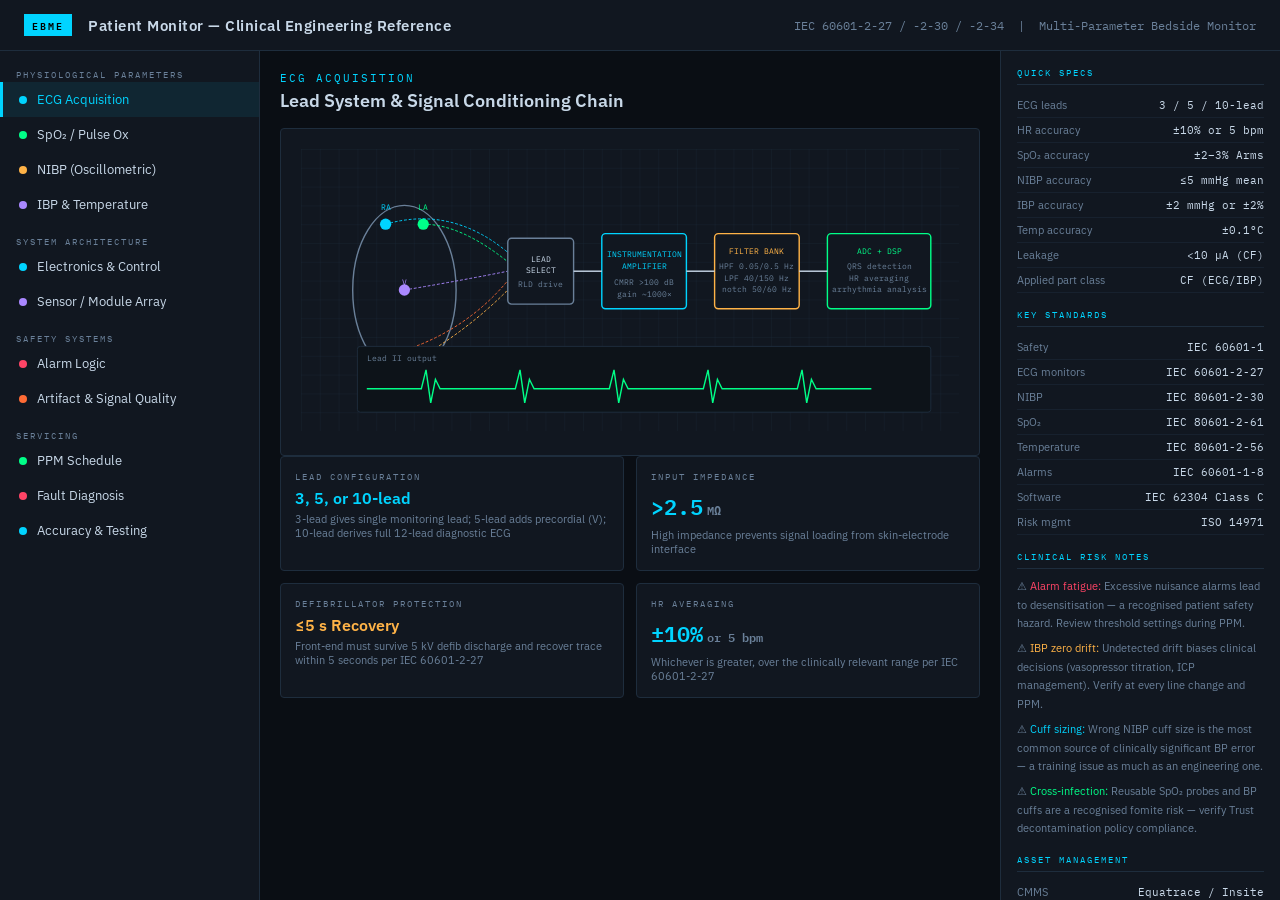
<file: medical-devices/patient-monitor-visualiser.html>
<!DOCTYPE html>
<html lang="en">
<head>
<meta charset="UTF-8">
<meta name="viewport" content="width=device-width, initial-scale=1.0">
<title>Patient Monitor — Clinical Engineering Reference</title>
<link href="https://fonts.googleapis.com/css2?family=IBM+Plex+Mono:wght@300;400;600&family=IBM+Plex+Sans:wght@300;400;600&display=swap" rel="stylesheet">
<style>
  :root {
    --bg: #0a0e14;
    --panel: #111720;
    --panel2: #161e2a;
    --border: #1e2d3d;
    --accent: #00d4ff;
    --accent2: #00ff88;
    --accent3: #ff6b35;
    --warn: #ffb347;
    --text: #c8d8e8;
    --text2: #6a8099;
    --red: #ff4466;
  }
  * { box-sizing: border-box; margin: 0; padding: 0; }
  body {
    background: var(--bg);
    color: var(--text);
    font-family: 'IBM Plex Sans', sans-serif;
    font-size: 13px;
    min-height: 100vh;
    overflow-x: hidden;
  }
  .header {
    border-bottom: 1px solid var(--border);
    padding: 14px 24px;
    display: flex;
    align-items: center;
    gap: 16px;
    background: var(--panel);
  }
  .header-badge {
    font-family: 'IBM Plex Mono', monospace;
    font-size: 10px;
    background: var(--accent);
    color: #000;
    padding: 2px 8px;
    letter-spacing: 2px;
    font-weight: 600;
  }
  .header h1 {
    font-size: 15px;
    font-weight: 600;
    letter-spacing: 0.5px;
  }
  .header span { color: var(--text2); font-size: 12px; margin-left: auto; font-family: 'IBM Plex Mono', monospace; }

  .layout {
    display: grid;
    grid-template-columns: 260px 1fr 280px;
    height: calc(100vh - 51px);
  }

  /* LEFT NAV */
  .sidenav {
    background: var(--panel);
    border-right: 1px solid var(--border);
    overflow-y: auto;
    padding: 12px 0;
  }
  .nav-section {
    padding: 6px 16px 2px;
    font-size: 9px;
    letter-spacing: 2px;
    color: var(--text2);
    text-transform: uppercase;
    font-family: 'IBM Plex Mono', monospace;
  }
  .nav-item {
    padding: 9px 16px;
    cursor: pointer;
    display: flex;
    align-items: center;
    gap: 10px;
    transition: background 0.15s;
    border-left: 3px solid transparent;
  }
  .nav-item:hover { background: var(--panel2); }
  .nav-item.active {
    background: rgba(0,212,255,0.08);
    border-left-color: var(--accent);
    color: var(--accent);
  }
  .nav-dot {
    width: 8px; height: 8px; border-radius: 50%;
    flex-shrink: 0;
  }

  /* MAIN CANVAS */
  .main {
    overflow-y: auto;
    padding: 20px;
    display: flex;
    flex-direction: column;
    gap: 20px;
  }
  .canvas-title {
    font-family: 'IBM Plex Mono', monospace;
    font-size: 11px;
    color: var(--accent);
    letter-spacing: 2px;
    text-transform: uppercase;
    margin-bottom: 4px;
  }
  .canvas-subtitle {
    font-size: 18px;
    font-weight: 600;
    margin-bottom: 16px;
  }

  /* SVG DIAGRAM */
  .diagram-wrap {
    background: var(--panel);
    border: 1px solid var(--border);
    border-radius: 4px;
    padding: 20px;
    position: relative;
  }
  svg text { font-family: 'IBM Plex Mono', monospace; }

  @keyframes flowDots {
    0% { stroke-dashoffset: 0; }
    100% { stroke-dashoffset: -60; }
  }
  @keyframes pulse {
    0%, 100% { opacity: 1; }
    50% { opacity: 0.4; }
  }
  @keyframes tracedraw {
    0% { stroke-dashoffset: 900; }
    100% { stroke-dashoffset: 0; }
  }
  @keyframes cuffPulse {
    0%, 100% { transform: scaleY(1); }
    50% { transform: scaleY(1.4); }
  }
  .flow-anim { animation: flowDots 1.2s linear infinite; }
  .pulse-anim { animation: pulse 2s ease-in-out infinite; }
  .trace-anim { animation: tracedraw 3.2s linear infinite; }
  .cuff-anim { animation: cuffPulse 1s ease-in-out infinite; transform-origin: bottom; }

  /* INFO CARDS */
  .card-grid {
    display: grid;
    grid-template-columns: 1fr 1fr;
    gap: 12px;
  }
  .card {
    background: var(--panel);
    border: 1px solid var(--border);
    border-radius: 4px;
    padding: 14px;
  }
  .card-label {
    font-family: 'IBM Plex Mono', monospace;
    font-size: 9px;
    letter-spacing: 2px;
    color: var(--text2);
    text-transform: uppercase;
    margin-bottom: 6px;
  }
  .card-value {
    font-size: 22px;
    font-weight: 600;
    font-family: 'IBM Plex Mono', monospace;
    color: var(--accent);
  }
  .card-unit { font-size: 12px; color: var(--text2); margin-left: 4px; }
  .card-desc { font-size: 11px; color: var(--text2); margin-top: 4px; }

  /* ALARM TABLE */
  .alarm-table { width: 100%; border-collapse: collapse; }
  .alarm-table th {
    text-align: left;
    padding: 6px 10px;
    font-family: 'IBM Plex Mono', monospace;
    font-size: 9px;
    letter-spacing: 2px;
    color: var(--text2);
    border-bottom: 1px solid var(--border);
    text-transform: uppercase;
  }
  .alarm-table td {
    padding: 7px 10px;
    border-bottom: 1px solid rgba(30,45,61,0.5);
    font-size: 11px;
  }
  .alarm-table tr:hover td { background: var(--panel2); }
  .tag {
    display: inline-block;
    padding: 1px 6px;
    border-radius: 2px;
    font-size: 9px;
    font-family: 'IBM Plex Mono', monospace;
    font-weight: 600;
    letter-spacing: 1px;
  }
  .tag-high { background: rgba(255,68,102,0.2); color: var(--red); border: 1px solid var(--red); }
  .tag-med { background: rgba(255,179,71,0.15); color: var(--warn); border: 1px solid var(--warn); }
  .tag-low { background: rgba(0,212,255,0.1); color: var(--accent); border: 1px solid var(--accent); }
  .tag-ok { background: rgba(0,255,136,0.1); color: var(--accent2); border: 1px solid var(--accent2); }

  /* RIGHT PANEL */
  .infopanel {
    background: var(--panel);
    border-left: 1px solid var(--border);
    overflow-y: auto;
    padding: 16px;
    display: flex;
    flex-direction: column;
    gap: 16px;
  }
  .info-section-title {
    font-family: 'IBM Plex Mono', monospace;
    font-size: 9px;
    letter-spacing: 2px;
    color: var(--accent);
    text-transform: uppercase;
    padding-bottom: 6px;
    border-bottom: 1px solid var(--border);
    margin-bottom: 8px;
  }
  .info-row {
    display: flex;
    justify-content: space-between;
    align-items: flex-start;
    padding: 5px 0;
    border-bottom: 1px solid rgba(30,45,61,0.5);
    gap: 8px;
  }
  .info-key { color: var(--text2); font-size: 11px; flex-shrink: 0; }
  .info-val { color: var(--text); font-size: 11px; text-align: right; font-family: 'IBM Plex Mono', monospace; }

  .fault-block {
    background: rgba(255,68,102,0.05);
    border: 1px solid rgba(255,68,102,0.3);
    border-radius: 3px;
    padding: 10px;
  }
  .fault-title {
    color: var(--red);
    font-family: 'IBM Plex Mono', monospace;
    font-size: 10px;
    letter-spacing: 1px;
    margin-bottom: 6px;
  }
  .fault-item {
    font-size: 11px;
    color: var(--text2);
    padding: 3px 0;
    display: flex;
    gap: 6px;
    align-items: flex-start;
  }
  .fault-item::before { content: '→'; color: var(--red); flex-shrink: 0; }

  .tab-content { display: none; }
  .tab-content.active { display: block; }

  /* COMPONENT LIST */
  .component-list { display: flex; flex-direction: column; gap: 8px; }
  .component-item {
    background: var(--panel2);
    border: 1px solid var(--border);
    border-radius: 3px;
    padding: 10px 12px;
    cursor: pointer;
    transition: border-color 0.15s;
  }
  .component-item:hover { border-color: var(--accent); }
  .comp-name {
    font-size: 12px;
    font-weight: 600;
    margin-bottom: 3px;
    display: flex;
    justify-content: space-between;
    align-items: center;
  }
  .comp-desc { font-size: 11px; color: var(--text2); line-height: 1.5; }

  /* PPM SCHEDULE */
  .ppm-row {
    display: grid;
    grid-template-columns: 1fr auto auto;
    gap: 8px;
    padding: 7px 0;
    border-bottom: 1px solid rgba(30,45,61,0.5);
    align-items: center;
  }
  .ppm-task { font-size: 11px; }
  .ppm-freq { font-size: 10px; color: var(--text2); font-family: 'IBM Plex Mono', monospace; }

  .scrollbar-thin::-webkit-scrollbar { width: 4px; }
  .scrollbar-thin::-webkit-scrollbar-track { background: transparent; }
  .scrollbar-thin::-webkit-scrollbar-thumb { background: var(--border); }

  /* HIDDEN SECTIONS */
  .section { display: none; }
  .section.visible { display: block; }
</style>
</head>
<body>

<div class="header">
  <div class="header-badge">EBME</div>
  <h1>Patient Monitor — Clinical Engineering Reference</h1>
  <span>IEC 60601-2-27 / -2-30 / -2-34 &nbsp;|&nbsp; Multi-Parameter Bedside Monitor</span>
</div>

<div class="layout">

  <!-- SIDENAV -->
  <div class="sidenav scrollbar-thin">
    <div class="nav-section">Physiological Parameters</div>
    <div class="nav-item active" data-section="ecg" onclick="showSection('ecg', this)">
      <div class="nav-dot" style="background:var(--accent)"></div> ECG Acquisition
    </div>
    <div class="nav-item" data-section="spo2" onclick="showSection('spo2', this)">
      <div class="nav-dot" style="background:var(--accent2)"></div> SpO₂ / Pulse Ox
    </div>
    <div class="nav-item" data-section="nibp" onclick="showSection('nibp', this)">
      <div class="nav-dot" style="background:var(--warn)"></div> NIBP (Oscillometric)
    </div>
    <div class="nav-item" data-section="ibp-temp" onclick="showSection('ibp-temp', this)">
      <div class="nav-dot" style="background:#aa88ff"></div> IBP &amp; Temperature
    </div>
    <div class="nav-section" style="margin-top:8px">System Architecture</div>
    <div class="nav-item" data-section="electronics" onclick="showSection('electronics', this)">
      <div class="nav-dot" style="background:var(--accent)"></div> Electronics &amp; Control
    </div>
    <div class="nav-item" data-section="sensors" onclick="showSection('sensors', this)">
      <div class="nav-dot" style="background:#aa88ff"></div> Sensor / Module Array
    </div>
    <div class="nav-section" style="margin-top:8px">Safety Systems</div>
    <div class="nav-item" data-section="alarms" onclick="showSection('alarms', this)">
      <div class="nav-dot" style="background:var(--red)"></div> Alarm Logic
    </div>
    <div class="nav-item" data-section="artifact" onclick="showSection('artifact', this)">
      <div class="nav-dot" style="background:var(--accent3)"></div> Artifact &amp; Signal Quality
    </div>
    <div class="nav-section" style="margin-top:8px">Servicing</div>
    <div class="nav-item" data-section="ppm" onclick="showSection('ppm', this)">
      <div class="nav-dot" style="background:var(--accent2)"></div> PPM Schedule
    </div>
    <div class="nav-item" data-section="faults" onclick="showSection('faults', this)">
      <div class="nav-dot" style="background:var(--red)"></div> Fault Diagnosis
    </div>
    <div class="nav-item" data-section="accuracy" onclick="showSection('accuracy', this)">
      <div class="nav-dot" style="background:var(--accent)"></div> Accuracy &amp; Testing
    </div>
  </div>

  <!-- MAIN -->
  <div class="main scrollbar-thin">

    <!-- ECG -->
    <div id="sec-ecg" class="section visible">
      <div class="canvas-title">ECG Acquisition</div>
      <div class="canvas-subtitle">Lead System &amp; Signal Conditioning Chain</div>

      <div class="diagram-wrap">
        <svg viewBox="0 0 700 300" width="100%" style="max-height:300px">
          <defs>
            <pattern id="grid" width="20" height="20" patternUnits="userSpaceOnUse">
              <path d="M 20 0 L 0 0 0 20" fill="none" stroke="#1e2d3d" stroke-width="0.5"/>
            </pattern>
          </defs>
          <rect width="700" height="300" fill="url(#grid)"/>

          <!-- Torso outline with electrodes -->
          <ellipse cx="110" cy="150" rx="55" ry="90" fill="none" stroke="#6a8099" stroke-width="1.5"/>
          <circle cx="90" cy="80" r="6" fill="#00d4ff"/>
          <text x="90" y="65" fill="#00d4ff" font-size="8" text-anchor="middle">RA</text>
          <circle cx="130" cy="80" r="6" fill="#00ff88"/>
          <text x="130" y="65" fill="#00ff88" font-size="8" text-anchor="middle">LA</text>
          <circle cx="90" cy="220" r="6" fill="#ff6b35"/>
          <text x="90" y="238" fill="#ff6b35" font-size="8" text-anchor="middle">RL</text>
          <circle cx="130" cy="220" r="6" fill="#ffb347"/>
          <text x="130" y="238" fill="#ffb347" font-size="8" text-anchor="middle">LL</text>
          <circle cx="110" cy="150" r="6" fill="#aa88ff"/>
          <text x="110" y="145" fill="#aa88ff" font-size="8" text-anchor="middle">V</text>

          <!-- lead wires -->
          <path d="M90,80 Q160,60 220,110" fill="none" stroke="#00d4ff" stroke-width="1" stroke-dasharray="3,2"/>
          <path d="M130,80 Q170,80 220,120" fill="none" stroke="#00ff88" stroke-width="1" stroke-dasharray="3,2"/>
          <path d="M90,220 Q170,200 220,140" fill="none" stroke="#ff6b35" stroke-width="1" stroke-dasharray="3,2"/>
          <path d="M130,220 Q180,190 220,150" fill="none" stroke="#ffb347" stroke-width="1" stroke-dasharray="3,2"/>
          <path d="M110,150 Q170,140 220,130" fill="none" stroke="#aa88ff" stroke-width="1" stroke-dasharray="3,2"/>

          <!-- Patient cable / lead select -->
          <rect x="220" y="95" width="70" height="70" rx="4" fill="#111720" stroke="#6a8099" stroke-width="1.5"/>
          <text x="255" y="120" fill="#c8d8e8" font-size="8" text-anchor="middle">LEAD</text>
          <text x="255" y="132" fill="#c8d8e8" font-size="8" text-anchor="middle">SELECT</text>
          <text x="255" y="147" fill="#6a8099" font-size="8" text-anchor="middle">RLD drive</text>

          <!-- Instrumentation amp -->
          <rect x="320" y="90" width="90" height="80" rx="4" fill="#111720" stroke="#00d4ff" stroke-width="1.5"/>
          <text x="365" y="115" fill="#00d4ff" font-size="9" text-anchor="middle">INSTRUMENTATION</text>
          <text x="365" y="128" fill="#00d4ff" font-size="9" text-anchor="middle">AMPLIFIER</text>
          <text x="365" y="145" fill="#6a8099" font-size="8" text-anchor="middle">CMRR &gt;100 dB</text>
          <text x="365" y="157" fill="#6a8099" font-size="8" text-anchor="middle">gain ~1000×</text>

          <!-- Filters -->
          <rect x="440" y="90" width="90" height="80" rx="4" fill="#111720" stroke="#ffb347" stroke-width="1.5"/>
          <text x="485" y="112" fill="#ffb347" font-size="9" text-anchor="middle">FILTER BANK</text>
          <text x="485" y="128" fill="#6a8099" font-size="8" text-anchor="middle">HPF 0.05/0.5 Hz</text>
          <text x="485" y="140" fill="#6a8099" font-size="8" text-anchor="middle">LPF 40/150 Hz</text>
          <text x="485" y="152" fill="#6a8099" font-size="8" text-anchor="middle">notch 50/60 Hz</text>

          <!-- ADC/DSP -->
          <rect x="560" y="90" width="110" height="80" rx="4" fill="#111720" stroke="#00ff88" stroke-width="1.5"/>
          <text x="615" y="112" fill="#00ff88" font-size="9" text-anchor="middle">ADC + DSP</text>
          <text x="615" y="128" fill="#6a8099" font-size="8" text-anchor="middle">QRS detection</text>
          <text x="615" y="140" fill="#6a8099" font-size="8" text-anchor="middle">HR averaging</text>
          <text x="615" y="152" fill="#6a8099" font-size="8" text-anchor="middle">arrhythmia analysis</text>

          <!-- connecting lines -->
          <line x1="290" y1="130" x2="320" y2="130" stroke="#c8d8e8" stroke-width="1.5" marker-end="none"/>
          <line x1="410" y1="130" x2="440" y2="130" stroke="#c8d8e8" stroke-width="1.5"/>
          <line x1="530" y1="130" x2="560" y2="130" stroke="#c8d8e8" stroke-width="1.5"/>

          <!-- ECG trace output -->
          <rect x="60" y="210" width="610" height="70" rx="3" fill="#0d1319" stroke="#1e2d3d" stroke-width="1"/>
          <text x="70" y="225" fill="#6a8099" font-size="8">Lead II output</text>
          <path d="M70,255 L120,255 L128,255 L133,235 L138,270 L143,245 L148,255 L200,255
                   L220,255 L228,255 L233,235 L238,270 L243,245 L248,255 L300,255
                   L320,255 L328,255 L333,235 L338,270 L343,245 L348,255 L400,255
                   L420,255 L428,255 L433,235 L438,270 L443,245 L448,255 L500,255
                   L520,255 L528,255 L533,235 L538,270 L543,245 L548,255 L600,255
                   L620,255 L628,255 L633,235 L638,270 L643,245 L648,255 L660,255"
                fill="none" stroke="#00ff88" stroke-width="1.5" stroke-dasharray="900" class="trace-anim"/>
        </svg>
      </div>

      <div class="card-grid">
        <div class="card">
          <div class="card-label">Lead Configuration</div>
          <div style="font-size:16px;font-weight:600;color:var(--accent)">3, 5, or 10-lead</div>
          <div class="card-desc">3-lead gives single monitoring lead; 5-lead adds precordial (V); 10-lead derives full 12-lead diagnostic ECG</div>
        </div>
        <div class="card">
          <div class="card-label">Input Impedance</div>
          <div class="card-value">&gt;2.5<span class="card-unit">MΩ</span></div>
          <div class="card-desc">High impedance prevents signal loading from skin-electrode interface</div>
        </div>
        <div class="card">
          <div class="card-label">Defibrillator Protection</div>
          <div style="font-size:16px;font-weight:600;color:var(--warn)">≤5 s Recovery</div>
          <div class="card-desc">Front-end must survive 5 kV defib discharge and recover trace within 5 seconds per IEC 60601-2-27</div>
        </div>
        <div class="card">
          <div class="card-label">HR Averaging</div>
          <div class="card-value">±10%<span class="card-unit">or 5 bpm</span></div>
          <div class="card-desc">Whichever is greater, over the clinically relevant range per IEC 60601-2-27</div>
        </div>
      </div>
    </div>

    <!-- SPO2 -->
    <div id="sec-spo2" class="section">
      <div class="canvas-title">SpO₂ / Pulse Oximetry</div>
      <div class="canvas-subtitle">Photoplethysmographic Measurement Pathway</div>

      <div class="diagram-wrap">
        <svg viewBox="0 0 700 260" width="100%" style="max-height:260px">
          <defs>
            <pattern id="grid2" width="20" height="20" patternUnits="userSpaceOnUse">
              <path d="M 20 0 L 0 0 0 20" fill="none" stroke="#1e2d3d" stroke-width="0.5"/>
            </pattern>
          </defs>
          <rect width="700" height="260" fill="url(#grid2)"/>

          <!-- finger probe cross-section -->
          <ellipse cx="120" cy="130" rx="70" ry="45" fill="rgba(255,68,102,0.06)" stroke="#6a8099" stroke-width="1.5"/>
          <text x="120" y="60" fill="#6a8099" font-size="9" text-anchor="middle">DIGIT (capillary bed)</text>

          <!-- LEDs -->
          <circle cx="70" cy="100" r="8" fill="#ff4466" class="pulse-anim"/>
          <text x="70" y="85" fill="#ff4466" font-size="8" text-anchor="middle">RED</text>
          <text x="70" y="128" fill="#6a8099" font-size="7" text-anchor="middle">660 nm</text>
          <circle cx="70" cy="160" r="8" fill="#aa2266" class="pulse-anim"/>
          <text x="70" y="180" fill="#aa2266" font-size="8" text-anchor="middle">IR</text>
          <text x="70" y="192" fill="#6a8099" font-size="7" text-anchor="middle">940 nm</text>

          <!-- light path -->
          <path d="M78,100 L165,128" stroke="#ff4466" stroke-width="1" stroke-dasharray="2,2" opacity="0.6"/>
          <path d="M78,160 L165,132" stroke="#aa2266" stroke-width="1" stroke-dasharray="2,2" opacity="0.6"/>

          <!-- photodiode -->
          <rect x="165" y="112" width="24" height="32" rx="3" fill="#111720" stroke="#00d4ff" stroke-width="1.5"/>
          <text x="177" y="155" fill="#00d4ff" font-size="8" text-anchor="middle">PD</text>

          <!-- transimpedance amp -->
          <rect x="230" y="95" width="110" height="70" rx="4" fill="#111720" stroke="#00d4ff" stroke-width="1.5"/>
          <text x="285" y="120" fill="#00d4ff" font-size="9" text-anchor="middle">TRANSIMPEDANCE</text>
          <text x="285" y="133" fill="#00d4ff" font-size="9" text-anchor="middle">AMPLIFIER</text>
          <text x="285" y="150" fill="#6a8099" font-size="8" text-anchor="middle">time-multiplexed R/IR</text>

          <line x1="189" y1="128" x2="230" y2="128" stroke="#c8d8e8" stroke-width="1.5"/>

          <!-- AC/DC separation -->
          <rect x="380" y="95" width="110" height="70" rx="4" fill="#111720" stroke="#ffb347" stroke-width="1.5"/>
          <text x="435" y="118" fill="#ffb347" font-size="9" text-anchor="middle">AC/DC</text>
          <text x="435" y="131" fill="#ffb347" font-size="9" text-anchor="middle">SEPARATION</text>
          <text x="435" y="148" fill="#6a8099" font-size="8" text-anchor="middle">pulsatile vs baseline</text>
          <line x1="340" y1="128" x2="380" y2="128" stroke="#c8d8e8" stroke-width="1.5"/>

          <!-- Ratio of ratios -->
          <rect x="530" y="90" width="140" height="80" rx="4" fill="#111720" stroke="#00ff88" stroke-width="1.5"/>
          <text x="600" y="112" fill="#00ff88" font-size="9" text-anchor="middle">RATIO-OF-RATIOS</text>
          <text x="600" y="130" fill="#c8d8e8" font-size="11" text-anchor="middle" font-weight="600">R = (AC/DC)ᵣₑ𝒹 ÷ (AC/DC)ᵢᵣ</text>
          <text x="600" y="148" fill="#6a8099" font-size="8" text-anchor="middle">mapped to SpO₂ via</text>
          <text x="600" y="160" fill="#6a8099" font-size="8" text-anchor="middle">empirical calibration curve</text>
          <line x1="490" y1="128" x2="530" y2="128" stroke="#c8d8e8" stroke-width="1.5"/>

          <!-- pleth waveform -->
          <rect x="60" y="200" width="610" height="40" rx="3" fill="#0d1319" stroke="#1e2d3d" stroke-width="1"/>
          <text x="70" y="212" fill="#6a8099" font-size="8">Plethysmographic waveform</text>
          <path d="M70,228 C90,228 95,210 110,228 C130,228 135,210 150,228
                   C170,228 175,210 190,228 C210,228 215,210 230,228
                   C250,228 255,210 270,228 C290,228 295,210 310,228
                   C330,228 335,210 350,228 C370,228 375,210 390,228
                   C410,228 415,210 430,228 C450,228 455,210 470,228
                   C490,228 495,210 510,228 C530,228 535,210 550,228
                   C570,228 575,210 590,228 C610,228 615,210 630,228 L660,228"
                fill="none" stroke="#ff4466" stroke-width="1.5"/>
        </svg>
      </div>

      <div class="card-grid">
        <div class="card">
          <div class="card-label">Wavelengths</div>
          <div style="font-size:16px;font-weight:600;color:var(--accent)">660 nm / 940 nm</div>
          <div class="card-desc">Red and infrared LEDs pulsed sequentially (~500 Hz) with a dark period to subtract ambient light</div>
        </div>
        <div class="card">
          <div class="card-label">Accuracy (Arms)</div>
          <div class="card-value">±2–3<span class="card-unit">% (70–100% SpO₂)</span></div>
          <div class="card-desc">Validated against arterial co-oximetry (SaO₂) in controlled desaturation studies — required by IEC 80601-2-61</div>
        </div>
        <div class="card">
          <div class="card-label">Averaging Time</div>
          <div class="card-value">4–12<span class="card-unit">seconds</span></div>
          <div class="card-desc">Trade-off between response speed and motion-artifact rejection; shorter for neonatal/OR use</div>
        </div>
        <div class="card">
          <div class="card-label">Perfusion Index</div>
          <div style="font-size:16px;font-weight:600;color:var(--warn)">AC/DC Ratio ×100</div>
          <div class="card-desc">Low PI (&lt;0.3%) indicates poor peripheral perfusion — reading reliability degrades below this threshold</div>
        </div>
      </div>
    </div>

    <!-- NIBP -->
    <div id="sec-nibp" class="section">
      <div class="canvas-title">NIBP — Oscillometric Method</div>
      <div class="canvas-subtitle">Cuff Inflation/Deflation &amp; Envelope Analysis</div>

      <div class="diagram-wrap">
        <svg viewBox="0 0 700 260" width="100%" style="max-height:260px">
          <defs>
            <pattern id="grid3" width="20" height="20" patternUnits="userSpaceOnUse">
              <path d="M 20 0 L 0 0 0 20" fill="none" stroke="#1e2d3d" stroke-width="0.5"/>
            </pattern>
          </defs>
          <rect width="700" height="260" fill="url(#grid3)"/>

          <!-- arm + cuff -->
          <rect x="40" y="90" width="120" height="70" rx="30" fill="none" stroke="#6a8099" stroke-width="1.5"/>
          <rect x="50" y="80" width="100" height="90" rx="16" fill="rgba(0,212,255,0.06)" stroke="#00d4ff" stroke-width="1.5" class="cuff-anim"/>
          <text x="100" y="65" fill="#00d4ff" font-size="9" text-anchor="middle">CUFF (BRACHIAL)</text>

          <!-- hose -->
          <path d="M150,125 L210,125" stroke="#c8d8e8" stroke-width="3" stroke-linecap="round"/>

          <!-- pump -->
          <rect x="210" y="70" width="80" height="55" rx="4" fill="#111720" stroke="#ffb347" stroke-width="1.5"/>
          <text x="250" y="93" fill="#ffb347" font-size="9" text-anchor="middle">PUMP</text>
          <text x="250" y="106" fill="#6a8099" font-size="8" text-anchor="middle">inflation</text>
          <line x1="250" y1="125" x2="250" y2="145" stroke="#ffb347" stroke-width="1.5"/>

          <!-- valve -->
          <rect x="210" y="145" width="80" height="45" rx="4" fill="#111720" stroke="#ff6b35" stroke-width="1.5"/>
          <text x="250" y="165" fill="#ff6b35" font-size="9" text-anchor="middle">DEFLATION</text>
          <text x="250" y="178" fill="#ff6b35" font-size="9" text-anchor="middle">VALVE</text>

          <!-- pressure transducer -->
          <rect x="320" y="95" width="110" height="65" rx="4" fill="#111720" stroke="#00d4ff" stroke-width="1.5"/>
          <text x="375" y="118" fill="#00d4ff" font-size="9" text-anchor="middle">PRESSURE</text>
          <text x="375" y="131" fill="#00d4ff" font-size="9" text-anchor="middle">TRANSDUCER</text>
          <text x="375" y="148" fill="#6a8099" font-size="8" text-anchor="middle">detects oscillations</text>
          <line x1="290" y1="125" x2="320" y2="125" stroke="#c8d8e8" stroke-width="1.5"/>

          <!-- algorithm box -->
          <rect x="460" y="90" width="200" height="75" rx="4" fill="#111720" stroke="#00ff88" stroke-width="1.5"/>
          <text x="560" y="112" fill="#00ff88" font-size="9" text-anchor="middle">OSCILLOMETRIC ALGORITHM</text>
          <text x="560" y="128" fill="#6a8099" font-size="8" text-anchor="middle">MAP = max oscillation amplitude</text>
          <text x="560" y="140" fill="#6a8099" font-size="8" text-anchor="middle">SYS/DIA = empirical ratio</text>
          <text x="560" y="152" fill="#6a8099" font-size="8" text-anchor="middle">of envelope (proprietary)</text>
          <line x1="430" y1="128" x2="460" y2="128" stroke="#c8d8e8" stroke-width="1.5"/>

          <!-- Oscillation envelope graph -->
          <rect x="60" y="195" width="610" height="55" rx="3" fill="#0d1319" stroke="#1e2d3d" stroke-width="1"/>
          <text x="70" y="207" fill="#6a8099" font-size="8">Cuff pressure decay with oscillation envelope</text>
          <path d="M70,240 Q150,215 250,213 Q300,212 340,235 Q380,212 420,213 Q520,215 660,238"
                fill="none" stroke="#6a8099" stroke-width="1" stroke-dasharray="4,3"/>
          <path d="M100,238 l4,-4 l4,8 l4,-14 l4,18 l4,-10 l4,4
                   M140,236 l4,-6 l4,12 l4,-20 l4,26 l4,-14 l4,6
                   M180,234 l4,-9 l4,18 l4,-30 l4,38 l4,-20 l4,9
                   M220,232 l4,-11 l4,22 l4,-36 l4,46 l4,-24 l4,11
                   M260,230 l4,-8 l4,16 l4,-26 l4,32 l4,-16 l4,8
                   M300,232 l4,-5 l4,10 l4,-16 l4,20 l4,-10 l4,5"
                fill="none" stroke="#00ff88" stroke-width="1.5"/>
          <text x="240" y="222" fill="#00ff88" font-size="8" text-anchor="middle">peak amplitude ≈ MAP</text>
        </svg>
      </div>

      <div class="card-grid">
        <div class="card">
          <div class="card-label">Primary Measurement</div>
          <div style="font-size:16px;font-weight:600;color:var(--accent)">MAP (directly measured)</div>
          <div class="card-desc">Systolic and diastolic are derived using proprietary amplitude-ratio algorithms, not measured directly</div>
        </div>
        <div class="card">
          <div class="card-label">Accuracy Standard</div>
          <div class="card-value">±5<span class="card-unit">mmHg mean</span></div>
          <div class="card-desc">SD ≤8 mmHg vs. auscultatory reference, per ISO 81060-2 validation protocol</div>
        </div>
        <div class="card">
          <div class="card-label">Cuff Sizing</div>
          <div style="font-size:16px;font-weight:600;color:var(--warn)">Width = 40% Limb Circ.</div>
          <div class="card-desc">Incorrect cuff size is the single most common cause of clinically inaccurate NIBP readings</div>
        </div>
        <div class="card">
          <div class="card-label">Overpressure Limit</div>
          <div class="card-value">300<span class="card-unit">mmHg (adult)</span></div>
          <div class="card-desc">Independent hardware pressure-relief safety valve, separate from software limit, per IEC 80601-2-30</div>
        </div>
      </div>
    </div>

    <!-- IBP & TEMP -->
    <div id="sec-ibp-temp" class="section">
      <div class="canvas-title">Invasive Pressure &amp; Temperature</div>
      <div class="canvas-subtitle">Strain-Gauge Transducers &amp; Thermistor Probes</div>

      <div class="component-list">
        <div class="component-item">
          <div class="comp-name">Disposable IBP Transducer <span class="tag tag-high">CALIBRATED SENSOR</span></div>
          <div class="comp-desc">Wheatstone bridge strain gauge referenced to atmosphere at the phlebostatic axis ("zeroing"). Sensitivity standardised at 5 µV/V/mmHg across manufacturers. Used for arterial, CVP, ICP, and PA pressure lines.</div>
        </div>
        <div class="component-item">
          <div class="comp-name">Pressure Amplifier Module <span class="tag tag-med">SIGNAL CONDITIONING</span></div>
          <div class="comp-desc">Bridge excitation voltage, instrumentation amp, and low-pass filter (~40 Hz) to preserve arterial waveform morphology while rejecting catheter whip/resonance artifact.</div>
        </div>
        <div class="component-item">
          <div class="comp-name">Zero/Calibration Reference <span class="tag tag-high">SAFETY CRITICAL</span></div>
          <div class="comp-desc">Verified with a calibrated mercury or digital manometer at PPM. Zero drift directly biases every subsequent clinical decision (e.g., vasopressor titration) — a leading root cause in reported incidents.</div>
        </div>
        <div class="component-item">
          <div class="comp-name">Skin/Core Temperature Probe <span class="tag tag-low">MONITORING</span></div>
          <div class="comp-desc">NTC thermistor, typically YSI 400-series compatible. Two-channel input allows core-peripheral gradient calculation, used as a perfusion indicator in paediatric and critical care.</div>
        </div>
        <div class="component-item">
          <div class="comp-name">Isolation Barrier (Patient Applied Parts) <span class="tag tag-high">SAFETY CRITICAL</span></div>
          <div class="comp-desc">Optical or transformer isolation between each patient-connected module and mains-referenced electronics. Verified via patient leakage current test (IEC 60601-1) at every PPM.</div>
        </div>
      </div>

      <div class="card-grid" style="margin-top:12px">
        <div class="card">
          <div class="card-label">IBP Accuracy</div>
          <div class="card-value">±2<span class="card-unit">mmHg or ±2%</span></div>
          <div class="card-desc">Whichever is greater, across the 0–300 mmHg clinical range</div>
        </div>
        <div class="card">
          <div class="card-label">Temperature Accuracy</div>
          <div class="card-value">±0.1<span class="card-unit">°C</span></div>
          <div class="card-desc">Over the clinical range 25–45°C, per IEC 80601-2-56</div>
        </div>
      </div>
    </div>

    <!-- ELECTRONICS -->
    <div id="sec-electronics" class="section">
      <div class="canvas-title">Electronics &amp; Control Architecture</div>
      <div class="canvas-subtitle">Modular Parameter Bus &amp; Central Processing</div>
      <div class="diagram-wrap">
        <svg viewBox="0 0 700 300" width="100%" style="max-height:300px">
          <defs>
            <pattern id="grid4" width="20" height="20" patternUnits="userSpaceOnUse">
              <path d="M 20 0 L 0 0 0 20" fill="none" stroke="#1e2d3d" stroke-width="0.5"/>
            </pattern>
          </defs>
          <rect width="700" height="300" fill="url(#grid4)"/>

          <!-- Main CPU -->
          <rect x="270" y="110" width="160" height="100" rx="4" fill="#161e2a" stroke="#00d4ff" stroke-width="2"/>
          <text x="350" y="132" fill="#00d4ff" font-size="10" text-anchor="middle" letter-spacing="1">MAIN CPU</text>
          <text x="350" y="147" fill="#c8d8e8" font-size="8" text-anchor="middle">ARM Cortex-A</text>
          <text x="350" y="160" fill="#6a8099" font-size="8" text-anchor="middle">trend storage</text>
          <text x="350" y="172" fill="#6a8099" font-size="8" text-anchor="middle">arrhythmia analysis</text>
          <text x="350" y="184" fill="#6a8099" font-size="8" text-anchor="middle">network / HL7</text>

          <!-- Safety/alarm CPU -->
          <rect x="270" y="30" width="160" height="60" rx="4" fill="#161e2a" stroke="#ff4466" stroke-width="2"/>
          <text x="350" y="52" fill="#ff4466" font-size="10" text-anchor="middle">ALARM CPU</text>
          <text x="350" y="66" fill="#c8d8e8" font-size="8" text-anchor="middle">watchdog · IEC 60601-1-8</text>
          <text x="350" y="80" fill="#6a8099" font-size="8" text-anchor="middle">independent audio path</text>
          <line x1="350" y1="90" x2="350" y2="110" stroke="#ff4466" stroke-width="1.5" stroke-dasharray="3,3"/>

          <!-- Parameter modules -->
          <rect x="60" y="100" width="140" height="120" rx="3" fill="#161e2a" stroke="#ffb347" stroke-width="1.5"/>
          <text x="130" y="122" fill="#ffb347" font-size="9" text-anchor="middle">PARAMETER MODULES</text>
          <text x="130" y="138" fill="#6a8099" font-size="8" text-anchor="middle">ECG / SpO₂</text>
          <text x="130" y="150" fill="#6a8099" font-size="8" text-anchor="middle">NIBP / IBP</text>
          <text x="130" y="162" fill="#6a8099" font-size="8" text-anchor="middle">Temp / CO₂ / CO</text>
          <text x="130" y="178" fill="#6a8099" font-size="8" text-anchor="middle">hot-swappable, plug-in</text>
          <text x="130" y="192" fill="#6a8099" font-size="8" text-anchor="middle">docking chassis</text>
          <line x1="200" y1="140" x2="270" y2="150" stroke="#ffb347" stroke-width="1.5" stroke-dasharray="4,3"/>

          <!-- Comms / network module -->
          <rect x="500" y="110" width="130" height="80" rx="3" fill="#161e2a" stroke="#aa88ff" stroke-width="1.5"/>
          <text x="565" y="133" fill="#aa88ff" font-size="9" text-anchor="middle">CENTRAL STATION</text>
          <text x="565" y="146" fill="#aa88ff" font-size="9" text-anchor="middle">LINK</text>
          <text x="565" y="162" fill="#6a8099" font-size="8" text-anchor="middle">wired / WMTS / Wi-Fi</text>
          <text x="565" y="175" fill="#6a8099" font-size="8" text-anchor="middle">EMR interface (HL7/FHIR)</text>
          <line x1="500" y1="150" x2="430" y2="155" stroke="#aa88ff" stroke-width="1.5" stroke-dasharray="4,3"/>

          <!-- Power supply -->
          <rect x="80" y="240" width="120" height="45" rx="3" fill="#161e2a" stroke="#00ff88" stroke-width="1.5"/>
          <text x="140" y="260" fill="#00ff88" font-size="9" text-anchor="middle">POWER MGMT</text>
          <text x="140" y="273" fill="#6a8099" font-size="8" text-anchor="middle">AC/DC + battery, IEC 60601-1</text>
          <line x1="140" y1="240" x2="140" y2="220" stroke="#00ff88" stroke-width="1" stroke-dasharray="3,3"/>

          <!-- Display -->
          <rect x="500" y="240" width="130" height="45" rx="3" fill="#161e2a" stroke="#c8d8e8" stroke-width="1.5"/>
          <text x="565" y="260" fill="#c8d8e8" font-size="9" text-anchor="middle">UI / DISPLAY</text>
          <text x="565" y="273" fill="#6a8099" font-size="8" text-anchor="middle">colour TFT, waveform + trend</text>
          <line x1="565" y1="240" x2="430" y2="210" stroke="#c8d8e8" stroke-width="1" stroke-dasharray="3,3"/>

          <!-- Alarm output -->
          <rect x="270" y="240" width="160" height="45" rx="3" fill="#161e2a" stroke="#ff4466" stroke-width="1"/>
          <text x="350" y="260" fill="#ff4466" font-size="9" text-anchor="middle">ALARM OUTPUT</text>
          <text x="350" y="273" fill="#6a8099" font-size="8" text-anchor="middle">visual · audible · nurse-call relay</text>
          <line x1="350" y1="240" x2="350" y2="210" stroke="#ff4466" stroke-width="1" stroke-dasharray="3,3"/>
        </svg>
      </div>

      <div class="card-grid">
        <div class="card">
          <div class="card-label">Architecture</div>
          <div style="font-size:14px;font-weight:600;color:var(--accent)">Modular Parameter Bus</div>
          <div class="card-desc">Plug-in parameter modules communicate over an internal serial bus; enables per-department configuration (ICU vs. ward vs. theatre).</div>
        </div>
        <div class="card">
          <div class="card-label">Safety Architecture</div>
          <div style="font-size:14px;font-weight:600;color:var(--red)">Dual-CPU Alarm Path</div>
          <div class="card-desc">Alarm CPU is independent of main CPU trend/display processing — a main CPU crash must not silence an alarm.</div>
        </div>
        <div class="card">
          <div class="card-label">Power Classes</div>
          <div style="font-size:14px;font-weight:600;color:var(--accent2)">Class I + Internal Battery</div>
          <div class="card-desc">Mains + Li-ion battery for transport monitoring continuity. Patient leakage &lt;10 µA (CF applied parts for ECG/IBP).</div>
        </div>
        <div class="card">
          <div class="card-label">Software Class</div>
          <div style="font-size:14px;font-weight:600;color:var(--warn)">IEC 62304 Class C</div>
          <div class="card-desc">Arrhythmia and alarm-generation logic is highest risk class. Firmware version must be recorded against asset record.</div>
        </div>
      </div>
    </div>

    <!-- SENSORS -->
    <div id="sec-sensors" class="section">
      <div class="canvas-title">Sensor / Module Array</div>
      <div class="canvas-subtitle">Patient-Connected Transducers &amp; Interlocks</div>
      <div class="component-list">
        <div class="component-item">
          <div class="comp-name">ECG Electrodes &amp; Lead Wires <span class="tag tag-high">SAFETY CRITICAL</span></div>
          <div class="comp-desc">Ag/AgCl disposable electrodes. High skin-electrode impedance (dried gel, poor prep) is the leading cause of noisy trace and false arrhythmia calls. Lead wires tested for continuity and defib-proof insulation at PPM.</div>
        </div>
        <div class="component-item">
          <div class="comp-name">SpO₂ Probe (Finger/Ear/Neonatal) <span class="tag tag-high">SAFETY CRITICAL</span></div>
          <div class="comp-desc">LED/photodiode pair, reusable or single-patient-use. Reusable probes degrade with cleaning cycles — verify against a calibrated tester or functional tester at PPM. Cross-manufacturer probes are not always compatible.</div>
        </div>
        <div class="component-item">
          <div class="comp-name">NIBP Pump/Valve Assembly <span class="tag tag-high">SAFETY CRITICAL</span></div>
          <div class="comp-desc">Diaphragm pump + solenoid deflation valve. Verify inflation rate, deflation rate, and independent hardware over-pressure cutoff annually with a calibrated pressure simulator/manometer.</div>
        </div>
        <div class="component-item">
          <div class="comp-name">IBP Transducer Interface <span class="tag tag-high">SAFETY CRITICAL</span></div>
          <div class="comp-desc">Standardised 5 µV/V/mmHg bridge input. Verify amplifier gain and zero offset with a calibrated pressure simulator at PPM; check patient isolation.</div>
        </div>
        <div class="component-item">
          <div class="comp-name">Temperature Probe Input <span class="tag tag-med">MONITORING</span></div>
          <div class="comp-desc">YSI 400-compatible thermistor input. Verify against a precision resistance decade box or calibrated probe simulator.</div>
        </div>
        <div class="component-item">
          <div class="comp-name">Nurse-Call Relay Output <span class="tag tag-med">INTERLOCK</span></div>
          <div class="comp-desc">Dry contact relay to ward call system. Verify relay actuation on alarm condition during PPM — a common silent-failure point after ward call-system changes.</div>
        </div>
      </div>
    </div>

    <!-- ALARMS -->
    <div id="sec-alarms" class="section">
      <div class="canvas-title">Alarm Logic</div>
      <div class="canvas-subtitle">IEC 60601-1-8 Physiological Alarm Classification</div>
      <div class="diagram-wrap" style="padding:12px">
        <table class="alarm-table">
          <thead>
            <tr>
              <th>Alarm</th>
              <th>Priority</th>
              <th>Trigger Condition</th>
              <th>Monitor Response</th>
              <th>Service Check</th>
            </tr>
          </thead>
          <tbody>
            <tr>
              <td>Asystole</td>
              <td><span class="tag tag-high">HIGH</span></td>
              <td>No QRS detected &gt;4 s</td>
              <td>Immediate audible/visual, non-latching</td>
              <td>Simulator-driven asystole test at PPM</td>
            </tr>
            <tr>
              <td>V-Fib / V-Tach</td>
              <td><span class="tag tag-high">HIGH</span></td>
              <td>Arrhythmia algorithm classification</td>
              <td>Immediate audible/visual</td>
              <td>Validate against ANSI/AAMI EC13 arrhythmia test waveforms</td>
            </tr>
            <tr>
              <td>SpO₂ Desaturation</td>
              <td><span class="tag tag-high">HIGH</span></td>
              <td>Below user-set threshold</td>
              <td>Audible/visual alarm</td>
              <td>Functional tester verification of alarm threshold</td>
            </tr>
            <tr>
              <td>NIBP Out of Range</td>
              <td><span class="tag tag-med">MED</span></td>
              <td>SYS/DIA/MAP beyond limits</td>
              <td>Audible/visual alarm</td>
              <td>Simulator-based limit test</td>
            </tr>
            <tr>
              <td>Lead Off / Probe Off</td>
              <td><span class="tag tag-med">MED</span></td>
              <td>Impedance out of range on ECG/SpO₂ input</td>
              <td>Technical alarm, distinct tone</td>
              <td>Verify distinguishable from physiological alarm tone</td>
            </tr>
            <tr>
              <td>IBP Line Disconnect</td>
              <td><span class="tag tag-high">HIGH</span></td>
              <td>Pressure trace flat-lines / zero</td>
              <td>Immediate alarm — exsanguination risk</td>
              <td>Verify with simulator disconnection test</td>
            </tr>
            <tr>
              <td>Apnoea (Respiration)</td>
              <td><span class="tag tag-high">HIGH</span></td>
              <td>No breath detected &gt;20 s (adult)</td>
              <td>Audible/visual alarm</td>
              <td>Verify impedance pneumography threshold at PPM</td>
            </tr>
            <tr>
              <td>Battery Low</td>
              <td><span class="tag tag-med">MED</span></td>
              <td>Battery &lt;20% capacity</td>
              <td>Alert; continue on mains</td>
              <td>Battery capacity/load test</td>
            </tr>
            <tr>
              <td>Alarm Paused / Silenced</td>
              <td><span class="tag tag-low">LOW</span></td>
              <td>User-initiated, time-limited</td>
              <td>Visual countdown indicator; auto-resume</td>
              <td>Verify max pause duration per Trust policy (typ. ≤2 min)</td>
            </tr>
          </tbody>
        </table>
      </div>
    </div>

    <!-- ARTIFACT -->
    <div id="sec-artifact" class="section">
      <div class="canvas-title">Artifact &amp; Signal Quality</div>
      <div class="canvas-subtitle">Common Interference Patterns</div>
      <div class="diagram-wrap">
        <svg viewBox="0 0 700 220" width="100%" style="max-height:220px">
          <defs>
            <pattern id="grid5" width="20" height="20" patternUnits="userSpaceOnUse">
              <path d="M 20 0 L 0 0 0 20" fill="none" stroke="#1e2d3d" stroke-width="0.5"/>
            </pattern>
          </defs>
          <rect width="700" height="220" fill="url(#grid5)"/>
          <text x="20" y="30" fill="#6a8099" font-size="9">Clean ECG</text>
          <path d="M20,50 L60,50 L66,50 L70,35 L74,65 L78,45 L82,50 L160,50
                   L166,50 L170,35 L174,65 L178,45 L182,50 L260,50
                   L266,50 L270,35 L274,65 L278,45 L282,50 L360,50" fill="none" stroke="#00ff88" stroke-width="1.5"/>

          <text x="400" y="30" fill="#6a8099" font-size="9">50 Hz Mains Interference</text>
          <path d="M400,50 q3,-8 6,0 q3,-8 6,0 q3,-8 6,0 q3,-8 6,0 q3,-8 6,0 q3,-8 6,0
                    q3,-8 6,0 q3,-8 6,0 q3,-8 6,0 q3,-8 6,0 q3,-8 6,0 q3,-8 6,0
                    q3,-8 6,0 q3,-8 6,0 q3,-8 6,0 q3,-8 6,0 q3,-8 6,0 q3,-8 6,0"
                fill="none" stroke="#ff4466" stroke-width="1.2"/>
          <text x="400" y="72" fill="#ff4466" font-size="8">→ check earth continuity, screen cable routing</text>

          <text x="20" y="120" fill="#6a8099" font-size="9">Motion Artifact (baseline wander)</text>
          <path d="M20,150 Q60,130 100,160 Q140,180 180,145 Q220,120 260,155 Q300,175 340,140"
                fill="none" stroke="#ffb347" stroke-width="1.5"/>
          <text x="20" y="192" fill="#ffb347" font-size="8">→ patient movement, poor electrode adhesion</text>

          <text x="400" y="120" fill="#6a8099" font-size="9">SpO₂ Low Perfusion Noise</text>
          <path d="M400,155 l3,-2 l3,4 l3,-6 l3,8 l3,-4 l3,2 l3,-3 l3,5 l3,-7 l3,9 l3,-5
                   l3,3 l3,-4 l3,6 l3,-8 l3,10 l3,-6 l3,4 l3,-5" fill="none" stroke="#aa88ff" stroke-width="1.2"/>
          <text x="400" y="192" fill="#aa88ff" font-size="8">→ cold extremity, poor probe siting, nail polish</text>
        </svg>
      </div>
      <div class="component-list">
        <div class="component-item">
          <div class="comp-name">Mains Interference (50/60 Hz) <span class="tag tag-med">ENVIRONMENTAL</span></div>
          <div class="comp-desc">Enters via poorly screened lead wires or broken earth reference. Check notch filter engagement, cable screening continuity, and nearby equipment earthing.</div>
        </div>
        <div class="component-item">
          <div class="comp-name">Electromyographic (EMG) Noise <span class="tag tag-low">PHYSIOLOGICAL</span></div>
          <div class="comp-desc">Muscle tremor or shivering contaminates the ECG high-frequency band. Not a device fault — verify filter settings match clinical context (monitor vs. diagnostic mode).</div>
        </div>
        <div class="component-item">
          <div class="comp-name">Motion / Baseline Wander <span class="tag tag-med">MECHANICAL</span></div>
          <div class="comp-desc">Low-frequency drift from electrode movement or respiration. Verify electrode adhesive condition and skin prep; check high-pass filter corner frequency.</div>
        </div>
        <div class="component-item">
          <div class="comp-name">SpO₂ Motion / Perfusion Artifact <span class="tag tag-low">PHYSIOLOGICAL</span></div>
          <div class="comp-desc">Modern algorithms use adaptive filtering (e.g. Masimo SET, Nellcor OxiMax) to reject motion — confirm algorithm version is current and licensed if module supports it.</div>
        </div>
      </div>
    </div>

    <!-- PPM -->
    <div id="sec-ppm" class="section">
      <div class="canvas-title">Planned Preventive Maintenance</div>
      <div class="canvas-subtitle">Typical Annual PPM Schedule</div>
      <div class="diagram-wrap" style="padding:12px">
        <div style="font-family:'IBM Plex Mono',monospace;font-size:9px;color:var(--text2);letter-spacing:2px;margin-bottom:10px;text-transform:uppercase">Ref: Manufacturer Service Manual + MHRA Device Bulletin</div>
        <div class="ppm-row" style="border-bottom:1px solid var(--border)">
          <div style="font-size:9px;color:var(--text2);letter-spacing:1px;text-transform:uppercase">TASK</div>
          <div style="font-size:9px;color:var(--text2);letter-spacing:1px;text-transform:uppercase">FREQUENCY</div>
          <div style="font-size:9px;color:var(--text2);letter-spacing:1px;text-transform:uppercase">STATUS</div>
        </div>
        <div class="ppm-row"><div class="ppm-task">Visual inspection — casing, cables, connectors, display</div><div class="ppm-freq">Annual</div><span class="tag tag-ok">PASS</span></div>
        <div class="ppm-row"><div class="ppm-task">Electrical safety test — earth continuity, leakage current</div><div class="ppm-freq">Annual</div><span class="tag tag-ok">PASS</span></div>
        <div class="ppm-row"><div class="ppm-task">ECG simulator test — rate accuracy, arrhythmia detection (EC13 waveforms)</div><div class="ppm-freq">Annual</div><span class="tag tag-high">CRITICAL</span></div>
        <div class="ppm-row"><div class="ppm-task">SpO₂ functional tester verification</div><div class="ppm-freq">Annual</div><span class="tag tag-med">CHECK</span></div>
        <div class="ppm-row"><div class="ppm-task">NIBP calibration — reference manometer, leak test, over-pressure cutoff</div><div class="ppm-freq">Annual</div><span class="tag tag-high">CRITICAL</span></div>
        <div class="ppm-row"><div class="ppm-task">IBP zero/gain calibration — pressure simulator</div><div class="ppm-freq">Annual</div><span class="tag tag-high">CRITICAL</span></div>
        <div class="ppm-row"><div class="ppm-task">Temperature channel verification — decade box / calibrated probe</div><div class="ppm-freq">Annual</div><span class="tag tag-med">CHECK</span></div>
        <div class="ppm-row"><div class="ppm-task">Alarm audio level and priority distinction (IEC 60601-1-8)</div><div class="ppm-freq">Annual</div><span class="tag tag-med">CHECK</span></div>
        <div class="ppm-row"><div class="ppm-task">Nurse-call relay function test</div><div class="ppm-freq">Annual</div><span class="tag tag-med">CHECK</span></div>
        <div class="ppm-row"><div class="ppm-task">Battery capacity test — load test to 80% DoD</div><div class="ppm-freq">Annual</div><span class="tag tag-med">CHECK</span></div>
        <div class="ppm-row"><div class="ppm-task">Firmware version verification + update if applicable</div><div class="ppm-freq">Annual</div><span class="tag tag-ok">VERIFY</span></div>
        <div class="ppm-row"><div class="ppm-task">Network / central station connectivity check</div><div class="ppm-freq">Annual</div><span class="tag tag-ok">VERIFY</span></div>
        <div class="ppm-row"><div class="ppm-task">Clean casing, connectors, and cuff hose fittings</div><div class="ppm-freq">Annual</div><span class="tag tag-ok">CLEAN</span></div>
        <div class="ppm-row"><div class="ppm-task">Replace worn NIBP hose, SpO₂ cable strain relief</div><div class="ppm-freq">As needed</div><span class="tag tag-low">CONDITION</span></div>
      </div>
    </div>

    <!-- FAULTS -->
    <div id="sec-faults" class="section">
      <div class="canvas-title">Fault Diagnosis</div>
      <div class="canvas-subtitle">Systematic Fault Tree</div>
      <div style="display:flex;flex-direction:column;gap:12px">
        <div class="fault-block">
          <div class="fault-title">⚠ SYMPTOM: Persistent "Lead Off" / Noisy ECG Trace</div>
          <div class="fault-item">Dried or expired electrode gel — replace electrodes, check expiry date</div>
          <div class="fault-item">Lead wire continuity fault — inspect strain relief points; test wire-to-wire resistance</div>
          <div class="fault-item">Poor skin preparation — clinical practice issue, not device fault; document accordingly</div>
          <div class="fault-item">Patient module connector pins corroded/bent — inspect and clean docking connector</div>
        </div>
        <div class="fault-block" style="border-color:rgba(255,179,71,0.3);background:rgba(255,179,71,0.03)">
          <div class="fault-title" style="color:var(--warn)">⚠ SYMPTOM: SpO₂ Fails to Read or Reads Intermittently</div>
          <div class="fault-item">LED or photodiode degraded — verify with dedicated SpO₂ functional tester, not just visual check</div>
          <div class="fault-item">Probe cable fracture near connector — a very common failure point from repeated flexing</div>
          <div class="fault-item">Ambient light interference — check probe housing seal and clinical shielding</div>
          <div class="fault-item">Incompatible third-party probe — verify probe/monitor compatibility list against manufacturer IFU</div>
        </div>
        <div class="fault-block" style="border-color:rgba(170,136,255,0.3);background:rgba(170,136,255,0.03)">
          <div class="fault-title" style="color:#aa88ff">⚠ SYMPTOM: NIBP Repeated "Unable to Measure" Errors</div>
          <div class="fault-item">Cuff hose leak — pressurise closed system and check for decay against reference gauge</div>
          <div class="fault-item">Pump motor degraded — inflation time exceeds spec; measure inflation rate directly</div>
          <div class="fault-item">Incorrect cuff size for limb — clinical/user issue; verify against cuff sizing chart</div>
          <div class="fault-item">Valve solenoid sticking — deflation rate outside spec; test with calibrated pressure simulator</div>
        </div>
        <div class="fault-block" style="border-color:rgba(0,255,136,0.2);background:rgba(0,255,136,0.02)">
          <div class="fault-title" style="color:var(--accent2)">⚠ SYMPTOM: IBP Trace Damped or Zero Drifting</div>
          <div class="fault-item">Air bubble in pressure line — flush line, verify with disposable transducer replacement</div>
          <div class="fault-item">Transducer zero drift — recalibrate against reference manometer; replace if outside tolerance</div>
          <div class="fault-item">Loose or corroded module connector — inspect docking interface and cable pins</div>
        </div>
      </div>
    </div>

    <!-- ACCURACY -->
    <div id="sec-accuracy" class="section">
      <div class="canvas-title">Accuracy Testing &amp; Verification</div>
      <div class="canvas-subtitle">Simulator-Based Method — Multi-Parameter Compliant</div>
      <div class="card-grid" style="margin-bottom:16px">
        <div class="card">
          <div class="card-label">Method</div>
          <div style="font-size:14px;font-weight:600;color:var(--accent)">Patient Simulator</div>
          <div class="card-desc">Calibrated multi-parameter simulator (e.g. Fluke ProSim, Datrend) injects known ECG, SpO₂, NIBP, IBP, and temperature signals for direct comparison against displayed values.</div>
        </div>
        <div class="card">
          <div class="card-label">ECG Rate Accuracy</div>
          <div class="card-value">±10%<span class="card-unit">or 5 bpm</span></div>
          <div class="card-desc">Whichever is greater, across the clinically relevant HR range, per IEC 60601-2-27.</div>
        </div>
        <div class="card">
          <div class="card-label">Arrhythmia Validation</div>
          <div style="font-size:14px;font-weight:600;color:var(--accent2)">ANSI/AAMI EC13</div>
          <div class="card-desc">Standard test waveform library (VF, VT, asystole, PVCs) run through simulator to verify correct classification and alarm response.</div>
        </div>
        <div class="card">
          <div class="card-label">NIBP Validation</div>
          <div class="card-value">ISO 81060-2<span class="card-unit"></span></div>
          <div class="card-desc">Mean difference ≤5 mmHg, SD ≤8 mmHg vs. auscultatory reference across the validated population range.</div>
        </div>
      </div>
      <div class="diagram-wrap" style="padding:12px">
        <div style="font-size:11px;font-family:'IBM Plex Mono',monospace;color:var(--accent);letter-spacing:1px;margin-bottom:10px;text-transform:uppercase">Acceptance Criteria Decision Tree</div>
        <svg viewBox="0 0 680 160" width="100%" style="max-height:160px">
          <defs><pattern id="grid6" width="20" height="20" patternUnits="userSpaceOnUse"><path d="M 20 0 L 0 0 0 20" fill="none" stroke="#1e2d3d" stroke-width="0.5"/></pattern></defs>
          <rect width="680" height="160" fill="url(#grid6)"/>
          <rect x="270" y="10" width="140" height="36" rx="20" fill="#161e2a" stroke="#00d4ff" stroke-width="1.5"/>
          <text x="340" y="26" fill="#00d4ff" font-size="9" text-anchor="middle">Simulator Result</text>
          <text x="340" y="38" fill="#c8d8e8" font-size="9" text-anchor="middle">vs. reference value</text>
          <line x1="340" y1="46" x2="340" y2="66" stroke="#6a8099" stroke-width="1"/>
          <polygon points="340,66 380,90 340,114 300,90" fill="#161e2a" stroke="#ffb347" stroke-width="1.5"/>
          <text x="340" y="87" fill="#ffb347" font-size="8" text-anchor="middle">within</text>
          <text x="340" y="98" fill="#ffb347" font-size="8" text-anchor="middle">spec ?</text>
          <line x1="380" y1="90" x2="470" y2="90" stroke="#00ff88" stroke-width="1.5"/>
          <rect x="470" y="72" width="90" height="36" rx="3" fill="rgba(0,255,136,0.1)" stroke="#00ff88" stroke-width="1.5"/>
          <text x="515" y="88" fill="#00ff88" font-size="9" text-anchor="middle">PASS</text>
          <text x="515" y="100" fill="#6a8099" font-size="8" text-anchor="middle">Return to service</text>
          <text x="425" y="84" fill="#00ff88" font-size="8">YES</text>
          <line x1="340" y1="114" x2="340" y2="134" stroke="#ff4466" stroke-width="1.5"/>
          <line x1="300" y1="90" x2="200" y2="90" stroke="#ff4466" stroke-width="1.5"/>
          <text x="245" y="84" fill="#ff4466" font-size="8">NO</text>
          <rect x="100" y="72" width="100" height="36" rx="3" fill="rgba(255,68,102,0.1)" stroke="#ff4466" stroke-width="1.5"/>
          <text x="150" y="86" fill="#ff4466" font-size="9" text-anchor="middle">FAIL</text>
          <text x="150" y="99" fill="#6a8099" font-size="8" text-anchor="middle">Investigate &amp; repair</text>
          <rect x="270" y="134" width="140" height="24" rx="3" fill="#161e2a" stroke="#6a8099" stroke-width="1"/>
          <text x="340" y="150" fill="#6a8099" font-size="8" text-anchor="middle">Log in asset management (Equatrace/Insite)</text>
        </svg>
      </div>
    </div>

  </div>

  <!-- RIGHT INFO PANEL -->
  <div class="infopanel scrollbar-thin">
    <div>
      <div class="info-section-title">Quick Specs</div>
      <div class="info-row"><span class="info-key">ECG leads</span><span class="info-val">3 / 5 / 10-lead</span></div>
      <div class="info-row"><span class="info-key">HR accuracy</span><span class="info-val">±10% or 5 bpm</span></div>
      <div class="info-row"><span class="info-key">SpO₂ accuracy</span><span class="info-val">±2–3% Arms</span></div>
      <div class="info-row"><span class="info-key">NIBP accuracy</span><span class="info-val">≤5 mmHg mean</span></div>
      <div class="info-row"><span class="info-key">IBP accuracy</span><span class="info-val">±2 mmHg or ±2%</span></div>
      <div class="info-row"><span class="info-key">Temp accuracy</span><span class="info-val">±0.1°C</span></div>
      <div class="info-row"><span class="info-key">Leakage</span><span class="info-val">&lt;10 µA (CF)</span></div>
      <div class="info-row"><span class="info-key">Applied part class</span><span class="info-val">CF (ECG/IBP)</span></div>
    </div>

    <div>
      <div class="info-section-title">Key Standards</div>
      <div class="info-row"><span class="info-key">Safety</span><span class="info-val">IEC 60601-1</span></div>
      <div class="info-row"><span class="info-key">ECG monitors</span><span class="info-val">IEC 60601-2-27</span></div>
      <div class="info-row"><span class="info-key">NIBP</span><span class="info-val">IEC 80601-2-30</span></div>
      <div class="info-row"><span class="info-key">SpO₂</span><span class="info-val">IEC 80601-2-61</span></div>
      <div class="info-row"><span class="info-key">Temperature</span><span class="info-val">IEC 80601-2-56</span></div>
      <div class="info-row"><span class="info-key">Alarms</span><span class="info-val">IEC 60601-1-8</span></div>
      <div class="info-row"><span class="info-key">Software</span><span class="info-val">IEC 62304 Class C</span></div>
      <div class="info-row"><span class="info-key">Risk mgmt</span><span class="info-val">ISO 14971</span></div>
    </div>

    <div>
      <div class="info-section-title">Clinical Risk Notes</div>
      <div style="font-size:11px;color:var(--text2);line-height:1.7">
        <div style="margin-bottom:6px">⚠ <span style="color:var(--red)">Alarm fatigue:</span> Excessive nuisance alarms lead to desensitisation — a recognised patient safety hazard. Review threshold settings during PPM.</div>
        <div style="margin-bottom:6px">⚠ <span style="color:var(--warn)">IBP zero drift:</span> Undetected drift biases clinical decisions (vasopressor titration, ICP management). Verify at every line change and PPM.</div>
        <div style="margin-bottom:6px">⚠ <span style="color:var(--accent)">Cuff sizing:</span> Wrong NIBP cuff size is the most common source of clinically significant BP error — a training issue as much as an engineering one.</div>
        <div>⚠ <span style="color:var(--accent2)">Cross-infection:</span> Reusable SpO₂ probes and BP cuffs are a recognised fomite risk — verify Trust decontamination policy compliance.</div>
      </div>
    </div>

    <div>
      <div class="info-section-title">Asset Management</div>
      <div class="info-row"><span class="info-key">CMMS</span><span class="info-val">Equatrace / Insite</span></div>
      <div class="info-row"><span class="info-key">Label</span><span class="info-val">Asset + PPM date</span></div>
      <div class="info-row"><span class="info-key">Retirement</span><span class="info-val">Per OEM hours/cycles</span></div>
      <div class="info-row"><span class="info-key">Incidents</span><span class="info-val">MHRA StEIS / Datix</span></div>
      <div class="info-row"><span class="info-key">UDI</span><span class="info-val">Record per EUDAMED</span></div>
    </div>
  </div>

</div>

<script>
function showSection(id, el) {
  document.querySelectorAll('.section').forEach(s => s.classList.remove('visible'));
  document.getElementById('sec-' + id).classList.add('visible');
  document.querySelectorAll('.nav-item').forEach(n => n.classList.remove('active'));
  el.classList.add('active');
}
</script>
</body>
</html>
</file>
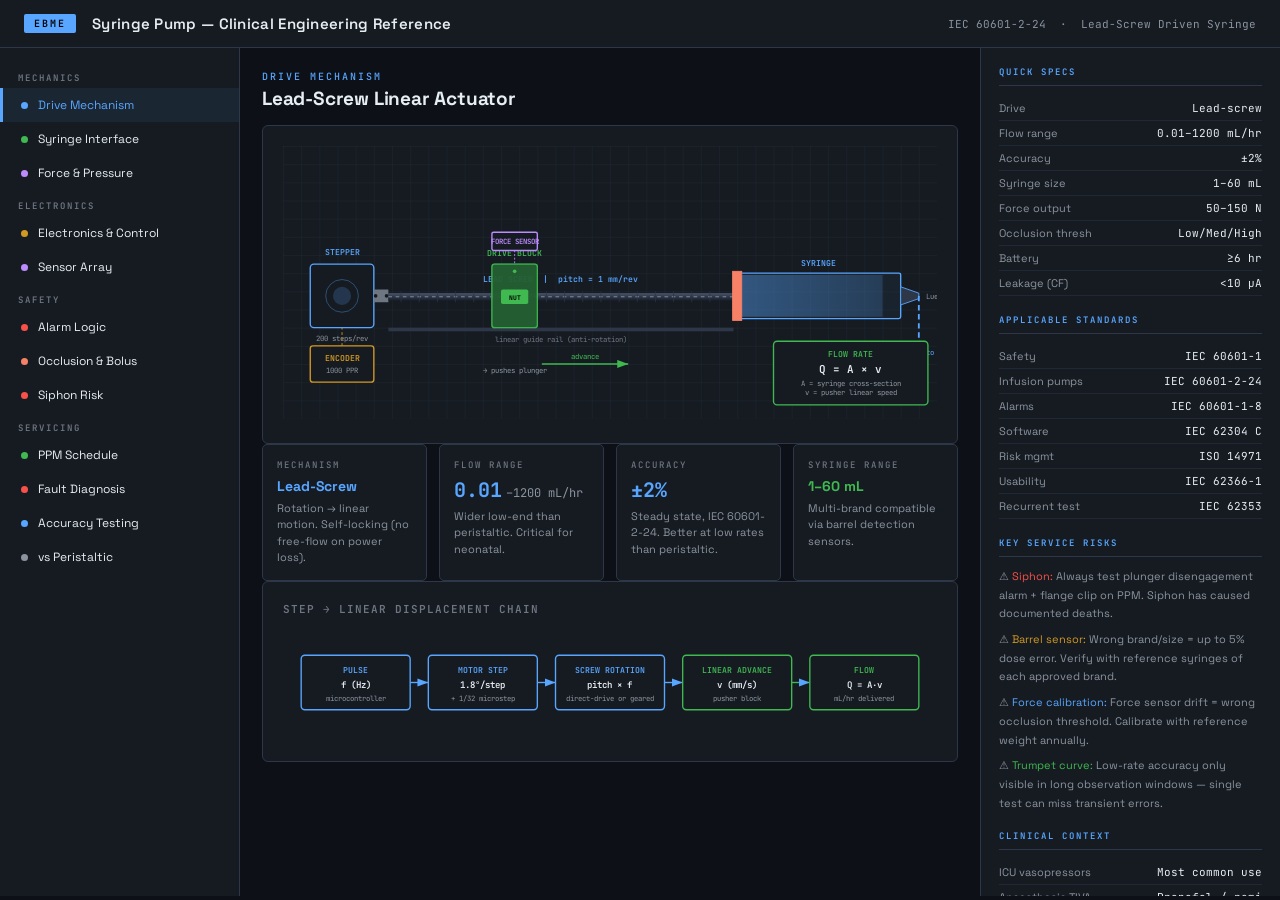
<file: medical-devices/syringe-pump-visualiser.html>
<!DOCTYPE html>
<html lang="en">
<head>
<meta charset="UTF-8">
<meta name="viewport" content="width=device-width, initial-scale=1.0">
<title>Syringe Pump — Clinical Engineering Reference</title>
<link href="https://fonts.googleapis.com/css2?family=Space+Grotesk:wght@400;500;600;700&family=JetBrains+Mono:wght@300;400;500;600&display=swap" rel="stylesheet">
<style>
:root {
  --bg: #0d1117;
  --panel: #161b22;
  --panel2: #1c232c;
  --border: #2d3748;
  --accent: #58a6ff;
  --accent2: #3fb950;
  --accent3: #f78166;
  --warn: #d29922;
  --text: #e6edf3;
  --text2: #8b949e;
  --text3: #6e7681;
  --red: #f85149;
  --purple: #bc8cff;
}
* { box-sizing: border-box; margin: 0; padding: 0; }
body {
  background: var(--bg);
  color: var(--text);
  font-family: 'Space Grotesk', sans-serif;
  font-size: 13px;
  min-height: 100vh;
  overflow-x: hidden;
}

/* HEADER */
.header {
  background: var(--panel);
  border-bottom: 1px solid var(--border);
  padding: 14px 24px;
  display: flex;
  align-items: center;
  gap: 16px;
}
.header-badge {
  font-family: 'JetBrains Mono', monospace;
  font-size: 10px;
  background: var(--accent);
  color: #000;
  padding: 3px 10px;
  letter-spacing: 2px;
  font-weight: 600;
  border-radius: 2px;
}
.header h1 { font-size: 15px; font-weight: 600; letter-spacing: 0.3px; }
.header .meta {
  color: var(--text2);
  font-size: 11px;
  margin-left: auto;
  font-family: 'JetBrains Mono', monospace;
}

/* LAYOUT */
.layout {
  display: grid;
  grid-template-columns: 240px 1fr 300px;
  height: calc(100vh - 52px);
}

/* SIDENAV */
.sidenav {
  background: var(--panel);
  border-right: 1px solid var(--border);
  overflow-y: auto;
  padding: 14px 0;
}
.nav-section {
  padding: 10px 18px 4px;
  font-size: 9px;
  letter-spacing: 2px;
  color: var(--text3);
  text-transform: uppercase;
  font-family: 'JetBrains Mono', monospace;
  font-weight: 600;
}
.nav-item {
  padding: 9px 18px;
  cursor: pointer;
  display: flex;
  align-items: center;
  gap: 10px;
  transition: all 0.15s;
  border-left: 3px solid transparent;
  font-size: 12px;
}
.nav-item:hover { background: var(--panel2); }
.nav-item.active {
  background: rgba(88,166,255,0.08);
  border-left-color: var(--accent);
  color: var(--accent);
}
.nav-dot { width: 7px; height: 7px; border-radius: 50%; flex-shrink: 0; }

/* MAIN */
.main {
  overflow-y: auto;
  padding: 22px;
  display: flex;
  flex-direction: column;
  gap: 20px;
}
.canvas-kicker {
  font-family: 'JetBrains Mono', monospace;
  font-size: 10px;
  color: var(--accent);
  letter-spacing: 2px;
  text-transform: uppercase;
  margin-bottom: 3px;
  font-weight: 500;
}
.canvas-title {
  font-size: 19px;
  font-weight: 700;
  margin-bottom: 14px;
  letter-spacing: -0.2px;
}

/* DIAGRAM */
.diagram-wrap {
  background: var(--panel);
  border: 1px solid var(--border);
  border-radius: 6px;
  padding: 20px;
  position: relative;
}
svg text { font-family: 'JetBrains Mono', monospace; }

/* ANIMATIONS */
@keyframes leadscrew-rotate {
  0% { transform: rotate(0deg); }
  100% { transform: rotate(360deg); }
}
@keyframes pusher-advance {
  0% { transform: translateX(0); }
  100% { transform: translateX(180px); }
}
@keyframes plunger-depress {
  0% { transform: translateX(0); }
  100% { transform: translateX(180px); }
}
@keyframes fluid-expel {
  0% { width: 160px; fill-opacity: 0.4; }
  100% { width: 0; fill-opacity: 0.1; }
}
@keyframes flow-dash {
  0% { stroke-dashoffset: 0; }
  100% { stroke-dashoffset: -40; }
}
@keyframes pulse {
  0%, 100% { opacity: 1; }
  50% { opacity: 0.35; }
}
@keyframes threading {
  0% { stroke-dashoffset: 0; }
  100% { stroke-dashoffset: -20; }
}

.leadscrew-threads { animation: threading 1.5s linear infinite; }
.flow-anim { animation: flow-dash 1.2s linear infinite; }
.pulse-anim { animation: pulse 2s ease-in-out infinite; }

/* CARDS */
.card-grid {
  display: grid;
  grid-template-columns: repeat(2, 1fr);
  gap: 12px;
}
.card-grid-4 {
  display: grid;
  grid-template-columns: repeat(4, 1fr);
  gap: 12px;
}
.card {
  background: var(--panel);
  border: 1px solid var(--border);
  border-radius: 5px;
  padding: 14px;
}
.card-label {
  font-family: 'JetBrains Mono', monospace;
  font-size: 9px;
  letter-spacing: 2px;
  color: var(--text3);
  text-transform: uppercase;
  margin-bottom: 6px;
  font-weight: 500;
}
.card-value {
  font-size: 20px;
  font-weight: 700;
  font-family: 'JetBrains Mono', monospace;
  color: var(--accent);
}
.card-unit { font-size: 12px; color: var(--text2); margin-left: 4px; font-weight: 400; }
.card-desc { font-size: 11px; color: var(--text2); margin-top: 5px; line-height: 1.5; }

/* TABLE */
.alarm-table { width: 100%; border-collapse: collapse; }
.alarm-table th {
  text-align: left;
  padding: 8px 12px;
  font-family: 'JetBrains Mono', monospace;
  font-size: 9px;
  letter-spacing: 2px;
  color: var(--text3);
  border-bottom: 1px solid var(--border);
  text-transform: uppercase;
  font-weight: 600;
}
.alarm-table td {
  padding: 9px 12px;
  border-bottom: 1px solid rgba(45,55,72,0.5);
  font-size: 11px;
  vertical-align: top;
}
.alarm-table tr:hover td { background: var(--panel2); }
.tag {
  display: inline-block;
  padding: 1px 7px;
  border-radius: 3px;
  font-size: 9px;
  font-family: 'JetBrains Mono', monospace;
  font-weight: 500;
  letter-spacing: 0.5px;
}
.tag-high { background: rgba(248,81,73,0.15); color: var(--red); border: 1px solid rgba(248,81,73,0.4); }
.tag-med { background: rgba(210,153,34,0.15); color: var(--warn); border: 1px solid rgba(210,153,34,0.4); }
.tag-low { background: rgba(88,166,255,0.12); color: var(--accent); border: 1px solid rgba(88,166,255,0.3); }
.tag-ok { background: rgba(63,185,80,0.12); color: var(--accent2); border: 1px solid rgba(63,185,80,0.3); }
.tag-purple { background: rgba(188,140,255,0.12); color: var(--purple); border: 1px solid rgba(188,140,255,0.3); }

/* RIGHT PANEL */
.infopanel {
  background: var(--panel);
  border-left: 1px solid var(--border);
  overflow-y: auto;
  padding: 18px;
  display: flex;
  flex-direction: column;
  gap: 18px;
}
.info-section-title {
  font-family: 'JetBrains Mono', monospace;
  font-size: 9px;
  letter-spacing: 2px;
  color: var(--accent);
  text-transform: uppercase;
  padding-bottom: 7px;
  border-bottom: 1px solid var(--border);
  margin-bottom: 10px;
  font-weight: 600;
}
.info-row {
  display: flex;
  justify-content: space-between;
  align-items: flex-start;
  padding: 5px 0;
  border-bottom: 1px solid rgba(45,55,72,0.5);
  gap: 8px;
}
.info-key { color: var(--text2); font-size: 11px; flex-shrink: 0; }
.info-val { color: var(--text); font-size: 11px; text-align: right; font-family: 'JetBrains Mono', monospace; }

.fault-block {
  background: rgba(248,81,73,0.04);
  border: 1px solid rgba(248,81,73,0.2);
  border-radius: 4px;
  padding: 12px;
}
.fault-title {
  color: var(--red);
  font-family: 'JetBrains Mono', monospace;
  font-size: 10px;
  letter-spacing: 1px;
  margin-bottom: 8px;
  font-weight: 600;
}
.fault-item {
  font-size: 11px;
  color: var(--text2);
  padding: 3px 0;
  display: flex;
  gap: 6px;
  align-items: flex-start;
  line-height: 1.5;
}
.fault-item::before { content: '→'; color: var(--red); flex-shrink: 0; margin-top: 1px; }

/* COMPONENTS */
.component-list { display: flex; flex-direction: column; gap: 9px; }
.component-item {
  background: var(--panel2);
  border: 1px solid var(--border);
  border-radius: 4px;
  padding: 12px 14px;
  transition: border-color 0.15s;
}
.component-item:hover { border-color: var(--accent); }
.comp-name {
  font-size: 12px;
  font-weight: 600;
  margin-bottom: 4px;
  display: flex;
  justify-content: space-between;
  align-items: center;
  gap: 10px;
}
.comp-desc { font-size: 11px; color: var(--text2); line-height: 1.55; }

/* PPM */
.ppm-row {
  display: grid;
  grid-template-columns: 1fr auto auto;
  gap: 12px;
  padding: 8px 0;
  border-bottom: 1px solid rgba(45,55,72,0.5);
  align-items: center;
}
.ppm-task { font-size: 11px; line-height: 1.4; }
.ppm-freq { font-size: 10px; color: var(--text2); font-family: 'JetBrains Mono', monospace; white-space: nowrap; }

.scrollbar-thin::-webkit-scrollbar { width: 5px; height: 5px; }
.scrollbar-thin::-webkit-scrollbar-track { background: transparent; }
.scrollbar-thin::-webkit-scrollbar-thumb { background: var(--border); border-radius: 3px; }

.section { display: none; }
.section.visible { display: block; }

/* Comparison vs peristaltic */
.compare-row {
  display: grid;
  grid-template-columns: 1fr 1fr 1fr;
  gap: 0;
  border-bottom: 1px solid var(--border);
  font-size: 11px;
}
.compare-row > div { padding: 10px 14px; }
.compare-row.header > div {
  font-family: 'JetBrains Mono', monospace;
  font-size: 9px;
  letter-spacing: 2px;
  color: var(--text3);
  text-transform: uppercase;
  background: var(--panel2);
  font-weight: 600;
}
.compare-feature { color: var(--text2); }
.compare-syringe { color: var(--accent); border-left: 2px solid var(--accent); }
.compare-peristaltic { color: var(--text); }

</style>
</head>
<body>

<div class="header">
  <div class="header-badge">EBME</div>
  <h1>Syringe Pump — Clinical Engineering Reference</h1>
  <span class="meta">IEC 60601-2-24 &nbsp;·&nbsp; Lead-Screw Driven Syringe</span>
</div>

<div class="layout">

  <!-- SIDENAV -->
  <div class="sidenav scrollbar-thin">
    <div class="nav-section">Mechanics</div>
    <div class="nav-item active" onclick="showSection('mechanism', this)">
      <div class="nav-dot" style="background:var(--accent)"></div> Drive Mechanism
    </div>
    <div class="nav-item" onclick="showSection('syringe', this)">
      <div class="nav-dot" style="background:var(--accent2)"></div> Syringe Interface
    </div>
    <div class="nav-item" onclick="showSection('forces', this)">
      <div class="nav-dot" style="background:var(--purple)"></div> Force & Pressure
    </div>
    <div class="nav-section">Electronics</div>
    <div class="nav-item" onclick="showSection('electronics', this)">
      <div class="nav-dot" style="background:var(--warn)"></div> Electronics & Control
    </div>
    <div class="nav-item" onclick="showSection('sensors', this)">
      <div class="nav-dot" style="background:var(--purple)"></div> Sensor Array
    </div>
    <div class="nav-section">Safety</div>
    <div class="nav-item" onclick="showSection('alarms', this)">
      <div class="nav-dot" style="background:var(--red)"></div> Alarm Logic
    </div>
    <div class="nav-item" onclick="showSection('occlusion', this)">
      <div class="nav-dot" style="background:var(--accent3)"></div> Occlusion & Bolus
    </div>
    <div class="nav-item" onclick="showSection('siphon', this)">
      <div class="nav-dot" style="background:var(--red)"></div> Siphon Risk
    </div>
    <div class="nav-section">Servicing</div>
    <div class="nav-item" onclick="showSection('ppm', this)">
      <div class="nav-dot" style="background:var(--accent2)"></div> PPM Schedule
    </div>
    <div class="nav-item" onclick="showSection('faults', this)">
      <div class="nav-dot" style="background:var(--red)"></div> Fault Diagnosis
    </div>
    <div class="nav-item" onclick="showSection('accuracy', this)">
      <div class="nav-dot" style="background:var(--accent)"></div> Accuracy Testing
    </div>
    <div class="nav-item" onclick="showSection('compare', this)">
      <div class="nav-dot" style="background:var(--text2)"></div> vs Peristaltic
    </div>
  </div>

  <!-- MAIN -->
  <div class="main scrollbar-thin">

    <!-- MECHANISM -->
    <div id="sec-mechanism" class="section visible">
      <div class="canvas-kicker">Drive Mechanism</div>
      <div class="canvas-title">Lead-Screw Linear Actuator</div>

      <div class="diagram-wrap">
        <svg viewBox="0 0 720 300" width="100%" style="max-height:320px">
          <defs>
            <pattern id="grid" width="20" height="20" patternUnits="userSpaceOnUse">
              <path d="M 20 0 L 0 0 0 20" fill="none" stroke="#2d3748" stroke-width="0.4"/>
            </pattern>
            <linearGradient id="metalGrad" x1="0" y1="0" x2="0" y2="1">
              <stop offset="0%" stop-color="#4a5568"/>
              <stop offset="50%" stop-color="#2d3748"/>
              <stop offset="100%" stop-color="#1a202c"/>
            </linearGradient>
            <linearGradient id="fluidGrad" x1="0" y1="0" x2="1" y2="0">
              <stop offset="0%" stop-color="#58a6ff" stop-opacity="0.4"/>
              <stop offset="100%" stop-color="#58a6ff" stop-opacity="0.2"/>
            </linearGradient>
          </defs>
          <rect width="720" height="300" fill="url(#grid)"/>

          <!-- STEPPER MOTOR -->
          <rect x="30" y="130" width="70" height="70" rx="4" fill="#161b22" stroke="#58a6ff" stroke-width="1.5"/>
          <circle cx="65" cy="165" r="18" fill="none" stroke="#58a6ff" stroke-width="1" opacity="0.4"/>
          <circle cx="65" cy="165" r="10" fill="#58a6ff" opacity="0.2"/>
          <text x="65" y="120" fill="#58a6ff" font-size="9" text-anchor="middle" font-weight="600">STEPPER</text>
          <text x="65" y="215" fill="#8b949e" font-size="8" text-anchor="middle">200 steps/rev</text>
          <text x="65" y="226" fill="#8b949e" font-size="8" text-anchor="middle">1/32 microstep</text>

          <!-- COUPLING -->
          <rect x="100" y="158" width="16" height="14" fill="#6e7681"/>
          <circle cx="102" cy="165" r="2" fill="#161b22"/>
          <circle cx="114" cy="165" r="2" fill="#161b22"/>

          <!-- LEAD SCREW (horizontal threaded rod) -->
          <g id="leadscrew">
            <!-- rod -->
            <rect x="116" y="162" width="380" height="8" fill="url(#metalGrad)"/>
            <!-- thread pattern (animated) -->
            <path d="M 116 166 L 496 166"
                  stroke="#e6edf3" stroke-width="1"
                  stroke-dasharray="4,4" fill="none"
                  class="leadscrew-threads" opacity="0.5"/>
            <!-- tick marks along screw -->
            <g stroke="#2d3748" stroke-width="0.8">
              <line x1="130" y1="160" x2="130" y2="172"/>
              <line x1="150" y1="160" x2="150" y2="172"/>
              <line x1="170" y1="160" x2="170" y2="172"/>
              <line x1="190" y1="160" x2="190" y2="172"/>
              <line x1="210" y1="160" x2="210" y2="172"/>
              <line x1="230" y1="160" x2="230" y2="172"/>
              <line x1="250" y1="160" x2="250" y2="172"/>
              <line x1="270" y1="160" x2="270" y2="172"/>
              <line x1="290" y1="160" x2="290" y2="172"/>
              <line x1="310" y1="160" x2="310" y2="172"/>
              <line x1="330" y1="160" x2="330" y2="172"/>
              <line x1="350" y1="160" x2="350" y2="172"/>
              <line x1="370" y1="160" x2="370" y2="172"/>
              <line x1="390" y1="160" x2="390" y2="172"/>
              <line x1="410" y1="160" x2="410" y2="172"/>
              <line x1="430" y1="160" x2="430" y2="172"/>
              <line x1="450" y1="160" x2="450" y2="172"/>
              <line x1="470" y1="160" x2="470" y2="172"/>
            </g>
          </g>
          <text x="306" y="150" fill="#58a6ff" font-size="9" text-anchor="middle" font-weight="600">LEAD SCREW &nbsp;|&nbsp; pitch = 1 mm/rev</text>

          <!-- LINEAR GUIDE RAIL (below) -->
          <rect x="116" y="200" width="380" height="4" fill="#2d3748"/>
          <text x="306" y="216" fill="#6e7681" font-size="8" text-anchor="middle">linear guide rail (anti-rotation)</text>

          <!-- PUSHER / CARRIAGE -->
          <g id="pusher">
            <!-- body -->
            <rect x="230" y="130" width="50" height="70" rx="3" fill="#3fb950" stroke="#3fb950" stroke-width="1.5" opacity="0.9"/>
            <rect x="230" y="130" width="50" height="70" rx="3" fill="#0d1117" stroke="#3fb950" stroke-width="1.5" opacity="0.5"/>
            <!-- nut (captures lead screw) -->
            <rect x="240" y="158" width="30" height="16" rx="2" fill="#3fb950"/>
            <text x="255" y="170" fill="#000" font-size="7" text-anchor="middle" font-weight="700">NUT</text>
            <!-- carriage indicator -->
            <circle cx="255" cy="138" r="2" fill="#3fb950" class="pulse-anim"/>
          </g>
          <text x="255" y="121" fill="#3fb950" font-size="9" text-anchor="middle" font-weight="600">DRIVE BLOCK</text>
          <text x="255" y="250" fill="#8b949e" font-size="8" text-anchor="middle">→ pushes plunger</text>

          <!-- Arrow showing motion direction -->
          <defs>
            <marker id="arrow-green" markerWidth="10" markerHeight="10" refX="8" refY="3" orient="auto">
              <path d="M0,0 L0,6 L8,3 z" fill="#3fb950"/>
            </marker>
          </defs>
          <line x1="285" y1="240" x2="380" y2="240" stroke="#3fb950" stroke-width="1.5" marker-end="url(#arrow-green)"/>
          <text x="332" y="234" fill="#3fb950" font-size="8" text-anchor="middle">advance</text>

          <!-- SYRINGE BARREL (simplified) -->
          <rect x="500" y="140" width="180" height="50" fill="rgba(88,166,255,0.05)" stroke="#58a6ff" stroke-width="1.5" rx="2"/>
          <text x="590" y="132" fill="#58a6ff" font-size="9" text-anchor="middle" font-weight="600">SYRINGE</text>
          <!-- Fluid -->
          <rect x="500" y="142" width="160" height="46" fill="url(#fluidGrad)"/>
          <!-- Plunger stopper -->
          <rect x="495" y="138" width="10" height="54" fill="#f78166" stroke="#f78166" stroke-width="1"/>
          <!-- Nozzle tip -->
          <path d="M 680 155 L 700 162 L 700 168 L 680 175 Z" fill="#2d3748" stroke="#58a6ff" stroke-width="1"/>
          <text x="708" y="168" fill="#8b949e" font-size="8">Luer-lock</text>

          <!-- Fluid path -->
          <line x1="700" y1="165" x2="700" y2="265" stroke="#58a6ff" stroke-width="2" stroke-dasharray="6,4" class="flow-anim"/>
          <text x="708" y="230" fill="#58a6ff" font-size="8">to patient</text>

          <!-- ENCODER -->
          <rect x="30" y="220" width="70" height="40" rx="3" fill="#161b22" stroke="#d29922" stroke-width="1.5"/>
          <text x="65" y="237" fill="#d29922" font-size="9" text-anchor="middle" font-weight="600">ENCODER</text>
          <text x="65" y="250" fill="#8b949e" font-size="8" text-anchor="middle">1000 PPR</text>
          <line x1="65" y1="220" x2="65" y2="200" stroke="#d29922" stroke-width="1" stroke-dasharray="3,3"/>

          <!-- FORCE SENSOR on pusher arm -->
          <rect x="230" y="95" width="50" height="20" rx="2" fill="#161b22" stroke="#bc8cff" stroke-width="1.5"/>
          <text x="255" y="108" fill="#bc8cff" font-size="8" text-anchor="middle" font-weight="600">FORCE SENSOR</text>
          <line x1="255" y1="115" x2="255" y2="130" stroke="#bc8cff" stroke-width="1" stroke-dasharray="2,2"/>

          <!-- Flow equation box -->
          <rect x="540" y="215" width="170" height="70" rx="4" fill="#161b22" stroke="#3fb950" stroke-width="1.5"/>
          <text x="625" y="232" fill="#3fb950" font-size="9" text-anchor="middle" font-weight="600">FLOW RATE</text>
          <text x="625" y="250" fill="#e6edf3" font-size="12" text-anchor="middle" font-weight="600">Q = A × v</text>
          <text x="625" y="264" fill="#8b949e" font-size="8" text-anchor="middle">A = syringe cross-section</text>
          <text x="625" y="274" fill="#8b949e" font-size="8" text-anchor="middle">v = pusher linear speed</text>
        </svg>
      </div>

      <div class="card-grid-4">
        <div class="card">
          <div class="card-label">Mechanism</div>
          <div style="font-size:14px;font-weight:700;color:var(--accent)">Lead-Screw</div>
          <div class="card-desc">Rotation → linear motion. Self-locking (no free-flow on power loss).</div>
        </div>
        <div class="card">
          <div class="card-label">Flow Range</div>
          <div class="card-value">0.01<span class="card-unit">–1200 mL/hr</span></div>
          <div class="card-desc">Wider low-end than peristaltic. Critical for neonatal.</div>
        </div>
        <div class="card">
          <div class="card-label">Accuracy</div>
          <div class="card-value">±2%<span class="card-unit"></span></div>
          <div class="card-desc">Steady state, IEC 60601-2-24. Better at low rates than peristaltic.</div>
        </div>
        <div class="card">
          <div class="card-label">Syringe Range</div>
          <div style="font-size:14px;font-weight:700;color:var(--accent2)">1–60 mL</div>
          <div class="card-desc">Multi-brand compatible via barrel detection sensors.</div>
        </div>
      </div>

      <div class="diagram-wrap">
        <div style="font-size:11px;color:var(--text3);font-family:'JetBrains Mono',monospace;letter-spacing:1px;margin-bottom:12px;text-transform:uppercase;font-weight:600">
          Step → Linear Displacement Chain
        </div>
        <svg viewBox="0 0 720 120" width="100%" style="max-height:130px">
          <defs>
            <marker id="chain-arrow" markerWidth="10" markerHeight="10" refX="8" refY="3" orient="auto">
              <path d="M0,0 L0,6 L8,3 z" fill="#58a6ff"/>
            </marker>
          </defs>
          <!-- Stage 1: Electrical pulse -->
          <rect x="20" y="30" width="120" height="60" rx="4" fill="#161b22" stroke="#58a6ff" stroke-width="1.5"/>
          <text x="80" y="50" fill="#58a6ff" font-size="9" text-anchor="middle" font-weight="600">PULSE</text>
          <text x="80" y="66" fill="#e6edf3" font-size="10" text-anchor="middle" font-weight="600">f (Hz)</text>
          <text x="80" y="80" fill="#8b949e" font-size="8" text-anchor="middle">microcontroller</text>
          <line x1="140" y1="60" x2="160" y2="60" stroke="#58a6ff" stroke-width="1.5" marker-end="url(#chain-arrow)"/>

          <!-- Stage 2: Motor step -->
          <rect x="160" y="30" width="120" height="60" rx="4" fill="#161b22" stroke="#58a6ff" stroke-width="1.5"/>
          <text x="220" y="50" fill="#58a6ff" font-size="9" text-anchor="middle" font-weight="600">MOTOR STEP</text>
          <text x="220" y="66" fill="#e6edf3" font-size="10" text-anchor="middle" font-weight="600">1.8°/step</text>
          <text x="220" y="80" fill="#8b949e" font-size="8" text-anchor="middle">+ 1/32 microstep</text>
          <line x1="280" y1="60" x2="300" y2="60" stroke="#58a6ff" stroke-width="1.5" marker-end="url(#chain-arrow)"/>

          <!-- Stage 3: Screw turn -->
          <rect x="300" y="30" width="120" height="60" rx="4" fill="#161b22" stroke="#58a6ff" stroke-width="1.5"/>
          <text x="360" y="50" fill="#58a6ff" font-size="9" text-anchor="middle" font-weight="600">SCREW ROTATION</text>
          <text x="360" y="66" fill="#e6edf3" font-size="10" text-anchor="middle" font-weight="600">pitch × f</text>
          <text x="360" y="80" fill="#8b949e" font-size="8" text-anchor="middle">direct-drive or geared</text>
          <line x1="420" y1="60" x2="440" y2="60" stroke="#58a6ff" stroke-width="1.5" marker-end="url(#chain-arrow)"/>

          <!-- Stage 4: Linear advance -->
          <rect x="440" y="30" width="120" height="60" rx="4" fill="#161b22" stroke="#3fb950" stroke-width="1.5"/>
          <text x="500" y="50" fill="#3fb950" font-size="9" text-anchor="middle" font-weight="600">LINEAR ADVANCE</text>
          <text x="500" y="66" fill="#e6edf3" font-size="10" text-anchor="middle" font-weight="600">v (mm/s)</text>
          <text x="500" y="80" fill="#8b949e" font-size="8" text-anchor="middle">pusher block</text>
          <line x1="560" y1="60" x2="580" y2="60" stroke="#3fb950" stroke-width="1.5" marker-end="url(#chain-arrow)"/>

          <!-- Stage 5: Fluid expelled -->
          <rect x="580" y="30" width="120" height="60" rx="4" fill="#161b22" stroke="#3fb950" stroke-width="1.5"/>
          <text x="640" y="50" fill="#3fb950" font-size="9" text-anchor="middle" font-weight="600">FLOW</text>
          <text x="640" y="66" fill="#e6edf3" font-size="10" text-anchor="middle" font-weight="600">Q = A·v</text>
          <text x="640" y="80" fill="#8b949e" font-size="8" text-anchor="middle">mL/hr delivered</text>
        </svg>
      </div>
    </div>

    <!-- SYRINGE INTERFACE -->
    <div id="sec-syringe" class="section">
      <div class="canvas-kicker">Syringe Interface</div>
      <div class="canvas-title">Barrel Clamp, Flange Grip & Brand Detection</div>

      <div class="diagram-wrap">
        <svg viewBox="0 0 720 280" width="100%" style="max-height:300px">
          <defs>
            <pattern id="grid2" width="20" height="20" patternUnits="userSpaceOnUse">
              <path d="M 20 0 L 0 0 0 20" fill="none" stroke="#2d3748" stroke-width="0.4"/>
            </pattern>
          </defs>
          <rect width="720" height="280" fill="url(#grid2)"/>

          <!-- PUMP BODY OUTLINE -->
          <rect x="40" y="60" width="640" height="180" rx="6" fill="rgba(22,27,34,0.5)" stroke="#58a6ff" stroke-width="1" stroke-dasharray="5,4"/>
          <text x="360" y="52" fill="#58a6ff" font-size="10" text-anchor="middle" font-weight="600" letter-spacing="2">PUMP CHASSIS</text>

          <!-- BARREL CLAMP (holds syringe body) -->
          <g>
            <!-- Lower clamp -->
            <rect x="240" y="145" width="80" height="20" rx="3" fill="#2d3748" stroke="#f78166" stroke-width="1.5"/>
            <!-- Upper clamp arm -->
            <rect x="240" y="100" width="80" height="12" rx="3" fill="#2d3748" stroke="#f78166" stroke-width="1.5"/>
            <!-- Spring indicator -->
            <path d="M 280 112 L 278 118 L 282 124 L 278 130 L 282 136 L 280 145"
                  fill="none" stroke="#f78166" stroke-width="1.2"/>
            <text x="225" y="108" fill="#f78166" font-size="9" text-anchor="end" font-weight="600">CLAMP</text>
            <text x="225" y="120" fill="#8b949e" font-size="8" text-anchor="end">spring-</text>
            <text x="225" y="130" fill="#8b949e" font-size="8" text-anchor="end">loaded</text>
          </g>

          <!-- SYRINGE BARREL -->
          <g>
            <!-- Barrel -->
            <rect x="240" y="115" width="230" height="32" fill="rgba(88,166,255,0.08)" stroke="#58a6ff" stroke-width="1.5"/>
            <!-- Graduations -->
            <g stroke="#58a6ff" stroke-width="0.6">
              <line x1="260" y1="115" x2="260" y2="120"/>
              <line x1="280" y1="115" x2="280" y2="120"/>
              <line x1="300" y1="115" x2="300" y2="123"/>
              <line x1="320" y1="115" x2="320" y2="120"/>
              <line x1="340" y1="115" x2="340" y2="120"/>
              <line x1="360" y1="115" x2="360" y2="123"/>
              <line x1="380" y1="115" x2="380" y2="120"/>
              <line x1="400" y1="115" x2="400" y2="120"/>
              <line x1="420" y1="115" x2="420" y2="123"/>
              <line x1="440" y1="115" x2="440" y2="120"/>
            </g>
            <!-- Fluid -->
            <rect x="270" y="117" width="195" height="28" fill="rgba(88,166,255,0.3)"/>
            <!-- FLANGE (at rear of syringe) -->
            <rect x="236" y="105" width="10" height="52" fill="#58a6ff"/>
            <text x="232" y="100" fill="#58a6ff" font-size="8" text-anchor="middle" font-weight="600">FLANGE</text>
            <!-- Plunger rod -->
            <rect x="210" y="127" width="30" height="8" fill="#f78166"/>
            <!-- Plunger stopper (inside barrel) -->
            <rect x="265" y="115" width="8" height="32" fill="#f78166"/>
            <!-- Nozzle -->
            <path d="M 470 127 L 490 132 L 490 138 L 470 143 Z" fill="#58a6ff"/>
          </g>

          <!-- FLANGE GRIP (holds rear flange) -->
          <rect x="215" y="95" width="22" height="80" rx="2" fill="none" stroke="#3fb950" stroke-width="1.5" stroke-dasharray="4,3"/>
          <text x="226" y="90" fill="#3fb950" font-size="9" text-anchor="middle" font-weight="600">FLANGE</text>
          <text x="226" y="185" fill="#3fb950" font-size="9" text-anchor="middle" font-weight="600">GRIP</text>

          <!-- PUSHER (drives plunger) -->
          <rect x="180" y="120" width="30" height="22" fill="#3fb950" stroke="#3fb950" stroke-width="1"/>
          <text x="195" y="134" fill="#000" font-size="7" text-anchor="middle" font-weight="700">PUSH</text>
          <!-- Hooks on pusher -->
          <rect x="208" y="116" width="4" height="6" fill="#3fb950"/>
          <rect x="208" y="140" width="4" height="6" fill="#3fb950"/>
          <text x="195" y="160" fill="#3fb950" font-size="8" text-anchor="middle">release pads</text>

          <!-- BARREL SIZE SENSOR (detects syringe diameter) -->
          <rect x="330" y="175" width="100" height="26" rx="3" fill="#161b22" stroke="#bc8cff" stroke-width="1.5"/>
          <text x="380" y="188" fill="#bc8cff" font-size="9" text-anchor="middle" font-weight="600">BARREL SENSOR</text>
          <text x="380" y="198" fill="#8b949e" font-size="8" text-anchor="middle">optical / potentiometer</text>
          <line x1="380" y1="175" x2="380" y2="160" stroke="#bc8cff" stroke-width="1" stroke-dasharray="2,2"/>

          <!-- Labels -->
          <text x="570" y="150" fill="#e6edf3" font-size="10" font-weight="600">COMPONENTS</text>
          <text x="570" y="166" fill="#8b949e" font-size="9">• Barrel clamp (spring)</text>
          <text x="570" y="178" fill="#8b949e" font-size="9">• Flange grip (anti-pullback)</text>
          <text x="570" y="190" fill="#8b949e" font-size="9">• Pusher with release pads</text>
          <text x="570" y="202" fill="#8b949e" font-size="9">• Barrel diameter sensor</text>
          <text x="570" y="214" fill="#8b949e" font-size="9">• Force sensor on pusher</text>
        </svg>
      </div>

      <div class="component-list">
        <div class="component-item">
          <div class="comp-name">Syringe Barrel Clamp <span class="tag tag-high">SAFETY CRITICAL</span></div>
          <div class="comp-desc">Spring-loaded clamp holds syringe body firmly against pump chassis. Prevents barrel sliding during infusion — a common siphon failure mode. Check spring tension at PPM; replace if degraded.</div>
        </div>
        <div class="component-item">
          <div class="comp-name">Flange Grip / Anti-Pullback Clip <span class="tag tag-high">SAFETY CRITICAL</span></div>
          <div class="comp-desc">Engages rear flange of syringe to prevent barrel being pulled out while plunger is gripped. Without it, negative pressure could aspirate air or cause siphon. Test actuation force and latch integrity.</div>
        </div>
        <div class="component-item">
          <div class="comp-name">Plunger Pusher with Release Pads <span class="tag tag-high">SAFETY CRITICAL</span></div>
          <div class="comp-desc">Claw-like mechanism grips plunger head. Release pads must be pressed to disengage — design prevents accidental release mid-infusion. Without plunger grip, negative intrathoracic pressure can aspirate drug (siphon risk).</div>
        </div>
        <div class="component-item">
          <div class="comp-name">Barrel Size Sensor <span class="tag tag-med">ACCURACY</span></div>
          <div class="comp-desc">Optical array or linear potentiometer measures syringe barrel diameter. Determines cross-sectional area A to compute flow Q = A·v. Wrong reading = wrong dose. Clean optical path; verify with known syringe at PPM.</div>
        </div>
        <div class="component-item">
          <div class="comp-name">Brand Recognition <span class="tag tag-med">COMPATIBILITY</span></div>
          <div class="comp-desc">User selects syringe brand from device menu (BD, Terumo, B.Braun). Each has slightly different internal dimensions. Wrong brand selection = up to 5% accuracy error. Drug library can enforce brand selection.</div>
        </div>
      </div>
    </div>

    <!-- FORCES -->
    <div id="sec-forces" class="section">
      <div class="canvas-kicker">Force & Pressure</div>
      <div class="canvas-title">Mechanical Force Translation to Line Pressure</div>

      <div class="diagram-wrap">
        <svg viewBox="0 0 720 260" width="100%" style="max-height:280px">
          <defs>
            <pattern id="grid3" width="20" height="20" patternUnits="userSpaceOnUse">
              <path d="M 20 0 L 0 0 0 20" fill="none" stroke="#2d3748" stroke-width="0.4"/>
            </pattern>
            <marker id="force-arrow" markerWidth="10" markerHeight="10" refX="8" refY="3" orient="auto">
              <path d="M0,0 L0,6 L8,3 z" fill="#bc8cff"/>
            </marker>
          </defs>
          <rect width="720" height="260" fill="url(#grid3)"/>

          <!-- Force chain -->
          <text x="360" y="30" fill="#bc8cff" font-size="11" text-anchor="middle" font-weight="600" letter-spacing="2">FORCE → PRESSURE CHAIN</text>

          <!-- Motor torque -->
          <rect x="30" y="60" width="140" height="140" rx="6" fill="#161b22" stroke="#58a6ff" stroke-width="1.5"/>
          <text x="100" y="82" fill="#58a6ff" font-size="10" text-anchor="middle" font-weight="600">MOTOR TORQUE</text>
          <text x="100" y="110" fill="#e6edf3" font-size="18" text-anchor="middle" font-weight="700">τ</text>
          <text x="100" y="135" fill="#8b949e" font-size="9" text-anchor="middle">typical: 0.2–0.5 N·m</text>
          <text x="100" y="150" fill="#8b949e" font-size="9" text-anchor="middle">stepper rated torque</text>
          <text x="100" y="175" fill="#6e7681" font-size="8" text-anchor="middle">limited by coil current</text>

          <line x1="170" y1="130" x2="200" y2="130" stroke="#bc8cff" stroke-width="2" marker-end="url(#force-arrow)"/>
          <text x="185" y="123" fill="#bc8cff" font-size="8" text-anchor="middle">lead screw</text>

          <!-- Linear Force -->
          <rect x="200" y="60" width="140" height="140" rx="6" fill="#161b22" stroke="#bc8cff" stroke-width="1.5"/>
          <text x="270" y="82" fill="#bc8cff" font-size="10" text-anchor="middle" font-weight="600">LINEAR FORCE</text>
          <text x="270" y="108" fill="#e6edf3" font-size="14" text-anchor="middle" font-weight="700">F = 2πτ·η/p</text>
          <text x="270" y="125" fill="#8b949e" font-size="8" text-anchor="middle">p = pitch</text>
          <text x="270" y="138" fill="#8b949e" font-size="8" text-anchor="middle">η = screw efficiency</text>
          <text x="270" y="162" fill="#e6edf3" font-size="10" text-anchor="middle" font-weight="600">≈ 50–150 N</text>
          <text x="270" y="180" fill="#6e7681" font-size="8" text-anchor="middle">on plunger</text>

          <line x1="340" y1="130" x2="370" y2="130" stroke="#bc8cff" stroke-width="2" marker-end="url(#force-arrow)"/>
          <text x="355" y="123" fill="#bc8cff" font-size="8" text-anchor="middle">plunger</text>

          <!-- Plunger Pressure -->
          <rect x="370" y="60" width="140" height="140" rx="6" fill="#161b22" stroke="#bc8cff" stroke-width="1.5"/>
          <text x="440" y="82" fill="#bc8cff" font-size="10" text-anchor="middle" font-weight="600">SYRINGE PRESSURE</text>
          <text x="440" y="108" fill="#e6edf3" font-size="14" text-anchor="middle" font-weight="700">P = F / A</text>
          <text x="440" y="125" fill="#8b949e" font-size="8" text-anchor="middle">A = barrel cross-section</text>
          <text x="440" y="145" fill="#e6edf3" font-size="10" text-anchor="middle" font-weight="600">50 mL → 2.5 kPa/N</text>
          <text x="440" y="158" fill="#e6edf3" font-size="10" text-anchor="middle" font-weight="600">5 mL → 40 kPa/N</text>
          <text x="440" y="180" fill="#f78166" font-size="8" text-anchor="middle">small syringe = high P</text>

          <line x1="510" y1="130" x2="540" y2="130" stroke="#bc8cff" stroke-width="2" marker-end="url(#force-arrow)"/>
          <text x="525" y="123" fill="#bc8cff" font-size="8" text-anchor="middle">tubing</text>

          <!-- Line pressure -->
          <rect x="540" y="60" width="140" height="140" rx="6" fill="#161b22" stroke="#f85149" stroke-width="1.5"/>
          <text x="610" y="82" fill="#f85149" font-size="10" text-anchor="middle" font-weight="600">LINE PRESSURE</text>
          <text x="610" y="108" fill="#e6edf3" font-size="14" text-anchor="middle" font-weight="700">P_line</text>
          <text x="610" y="125" fill="#8b949e" font-size="8" text-anchor="middle">= P_syringe</text>
          <text x="610" y="138" fill="#8b949e" font-size="8" text-anchor="middle">− ΔP_tubing</text>
          <text x="610" y="162" fill="#e6edf3" font-size="10" text-anchor="middle" font-weight="600">300–900 mmHg</text>
          <text x="610" y="180" fill="#6e7681" font-size="8" text-anchor="middle">occlusion threshold</text>

          <!-- Alert -->
          <text x="360" y="230" fill="#f78166" font-size="10" text-anchor="middle" font-weight="600">⚠ CLINICAL IMPLICATION</text>
          <text x="360" y="246" fill="#8b949e" font-size="10" text-anchor="middle">Smaller syringes generate higher pressure per unit force → faster occlusion detection but higher stored bolus</text>
        </svg>
      </div>

      <div class="card-grid">
        <div class="card">
          <div class="card-label">Typical Motor Force Output</div>
          <div class="card-value">50–150<span class="card-unit">N</span></div>
          <div class="card-desc">Determined by stepper torque, gear ratio, lead screw pitch, and efficiency. Too high = patient trauma risk if occluded line releases.</div>
        </div>
        <div class="card">
          <div class="card-label">Pressure Per Unit Force (50 mL)</div>
          <div class="card-value">2.5<span class="card-unit">kPa/N</span></div>
          <div class="card-desc">Large bore syringe = lower pressure per unit pusher force. Safer for low-rate delivery but slower occlusion detection.</div>
        </div>
        <div class="card">
          <div class="card-label">Pressure Per Unit Force (5 mL)</div>
          <div class="card-value" style="color:var(--accent3)">40<span class="card-unit">kPa/N</span></div>
          <div class="card-desc">Small bore = 16× higher pressure per Newton. Fast occlusion alarm but large bolus stored in tubing compliance. Paediatric concern.</div>
        </div>
        <div class="card">
          <div class="card-label">Mechanical Advantage</div>
          <div class="card-value">F = 2πτ·η/p</div>
          <div class="card-desc">Lead screw converts rotation to linear force. Small pitch = higher force, slower motion. Typical p = 1 mm/rev.</div>
        </div>
      </div>
    </div>

    <!-- ELECTRONICS -->
    <div id="sec-electronics" class="section">
      <div class="canvas-kicker">Electronics & Control</div>
      <div class="canvas-title">Dual-Processor Closed-Loop System</div>

      <div class="diagram-wrap">
        <svg viewBox="0 0 720 320" width="100%" style="max-height:340px">
          <defs>
            <pattern id="grid4" width="20" height="20" patternUnits="userSpaceOnUse">
              <path d="M 20 0 L 0 0 0 20" fill="none" stroke="#2d3748" stroke-width="0.4"/>
            </pattern>
          </defs>
          <rect width="720" height="320" fill="url(#grid4)"/>

          <!-- MAIN CPU -->
          <rect x="280" y="130" width="160" height="100" rx="5" fill="#1c232c" stroke="#58a6ff" stroke-width="2"/>
          <text x="360" y="152" fill="#58a6ff" font-size="10" text-anchor="middle" font-weight="600" letter-spacing="1">MAIN CPU</text>
          <text x="360" y="167" fill="#e6edf3" font-size="9" text-anchor="middle">ARM Cortex-M4</text>
          <text x="360" y="182" fill="#8b949e" font-size="8" text-anchor="middle">PID closed-loop</text>
          <text x="360" y="195" fill="#8b949e" font-size="8" text-anchor="middle">drug library (DERS)</text>
          <text x="360" y="208" fill="#8b949e" font-size="8" text-anchor="middle">UI / logging</text>
          <text x="360" y="221" fill="#8b949e" font-size="8" text-anchor="middle">event log &gt;1000 entries</text>

          <!-- SAFETY CPU -->
          <rect x="280" y="40" width="160" height="70" rx="5" fill="#1c232c" stroke="#f85149" stroke-width="2"/>
          <text x="360" y="62" fill="#f85149" font-size="10" text-anchor="middle" font-weight="600">SAFETY CPU</text>
          <text x="360" y="76" fill="#e6edf3" font-size="9" text-anchor="middle">watchdog · IEC 62304 C</text>
          <text x="360" y="90" fill="#8b949e" font-size="8" text-anchor="middle">independent encoder check</text>
          <text x="360" y="103" fill="#8b949e" font-size="8" text-anchor="middle">force threshold monitor</text>
          <line x1="360" y1="110" x2="360" y2="130" stroke="#f85149" stroke-width="1.5" stroke-dasharray="3,3"/>

          <!-- Motor Driver -->
          <rect x="80" y="130" width="130" height="60" rx="4" fill="#1c232c" stroke="#d29922" stroke-width="1.5"/>
          <text x="145" y="152" fill="#d29922" font-size="9" text-anchor="middle" font-weight="600">MOTOR DRIVER</text>
          <text x="145" y="165" fill="#8b949e" font-size="8" text-anchor="middle">TMC2209 / DRV8711</text>
          <text x="145" y="178" fill="#8b949e" font-size="8" text-anchor="middle">microstepping + current</text>
          <line x1="210" y1="160" x2="280" y2="170" stroke="#d29922" stroke-width="1.5" stroke-dasharray="4,3"/>

          <!-- Sensor Interface -->
          <rect x="510" y="130" width="130" height="80" rx="4" fill="#1c232c" stroke="#bc8cff" stroke-width="1.5"/>
          <text x="575" y="152" fill="#bc8cff" font-size="9" text-anchor="middle" font-weight="600">SENSOR I/F</text>
          <text x="575" y="168" fill="#8b949e" font-size="8" text-anchor="middle">24-bit ADC</text>
          <text x="575" y="181" fill="#8b949e" font-size="8" text-anchor="middle">force · barrel size</text>
          <text x="575" y="194" fill="#8b949e" font-size="8" text-anchor="middle">encoder · switches</text>
          <line x1="510" y1="170" x2="440" y2="175" stroke="#bc8cff" stroke-width="1.5" stroke-dasharray="4,3"/>

          <!-- Power -->
          <rect x="80" y="240" width="130" height="60" rx="4" fill="#1c232c" stroke="#3fb950" stroke-width="1.5"/>
          <text x="145" y="260" fill="#3fb950" font-size="9" text-anchor="middle" font-weight="600">POWER MGMT</text>
          <text x="145" y="273" fill="#8b949e" font-size="8" text-anchor="middle">Class I AC/DC</text>
          <text x="145" y="286" fill="#8b949e" font-size="8" text-anchor="middle">Li-ion battery ≥6 hr</text>
          <line x1="145" y1="240" x2="145" y2="190" stroke="#3fb950" stroke-width="1" stroke-dasharray="3,3"/>
          <line x1="210" y1="265" x2="280" y2="215" stroke="#3fb950" stroke-width="1" stroke-dasharray="3,3"/>

          <!-- Display -->
          <rect x="510" y="240" width="130" height="60" rx="4" fill="#1c232c" stroke="#e6edf3" stroke-width="1.5"/>
          <text x="575" y="260" fill="#e6edf3" font-size="9" text-anchor="middle" font-weight="600">UI / DISPLAY</text>
          <text x="575" y="273" fill="#8b949e" font-size="8" text-anchor="middle">TFT touch · keypad</text>
          <text x="575" y="286" fill="#8b949e" font-size="8" text-anchor="middle">LED status · buzzer</text>
          <line x1="575" y1="240" x2="440" y2="220" stroke="#e6edf3" stroke-width="1" stroke-dasharray="3,3" opacity="0.4"/>

          <!-- Comms -->
          <rect x="280" y="260" width="160" height="40" rx="4" fill="#1c232c" stroke="#3fb950" stroke-width="1"/>
          <text x="360" y="278" fill="#3fb950" font-size="9" text-anchor="middle" font-weight="600">COMMS</text>
          <text x="360" y="291" fill="#8b949e" font-size="8" text-anchor="middle">USB · RS-232 · WiFi · IrDA nurse-call</text>
          <line x1="360" y1="260" x2="360" y2="230" stroke="#3fb950" stroke-width="1" stroke-dasharray="3,3"/>
        </svg>
      </div>

      <div class="card-grid">
        <div class="card">
          <div class="card-label">Control Loop</div>
          <div style="font-size:13px;font-weight:700;color:var(--accent)">PID + Encoder + Force</div>
          <div class="card-desc">Three feedback paths: encoder for position, current for motor torque, force sensor for plunger resistance. Redundancy catches single-sensor failure.</div>
        </div>
        <div class="card">
          <div class="card-label">Safety Architecture</div>
          <div style="font-size:13px;font-weight:700;color:var(--red)">Dual-CPU Independent</div>
          <div class="card-desc">Safety CPU can halt motor independently via hardware interrupt, bypassing main CPU. IEC 62304 Class C compliant.</div>
        </div>
        <div class="card">
          <div class="card-label">Power Class</div>
          <div style="font-size:13px;font-weight:700;color:var(--accent2)">Class I + Internal Battery</div>
          <div class="card-desc">Mains + Li-ion ≥6 hr (longer than volumetric due to lower mechanical load). CF applied part via isolation.</div>
        </div>
        <div class="card">
          <div class="card-label">Software Classification</div>
          <div style="font-size:13px;font-weight:700;color:var(--warn)">IEC 62304 Class C</div>
          <div class="card-desc">Highest risk category. Each firmware version requires formal validation and regression testing before deployment.</div>
        </div>
      </div>
    </div>

    <!-- SENSORS -->
    <div id="sec-sensors" class="section">
      <div class="canvas-kicker">Sensor Array</div>
      <div class="canvas-title">Detection, Feedback & Interlock Sensors</div>

      <div class="component-list">
        <div class="component-item">
          <div class="comp-name">Pusher Force Sensor (Strain Gauge) <span class="tag tag-high">SAFETY CRITICAL</span></div>
          <div class="comp-desc">Load cell between motor and pusher block. Measures force applied to plunger. Rising force = occlusion. Multi-level thresholds (low/med/high) user-selectable. Most critical sensor for occlusion detection in syringe pumps. Verify calibration with known weights at PPM.</div>
        </div>
        <div class="component-item">
          <div class="comp-name">Barrel Size Sensor <span class="tag tag-high">ACCURACY CRITICAL</span></div>
          <div class="comp-desc">Optical emitter/detector array or mechanical linear potentiometer measures syringe outer diameter. Cross-sectional area A used in flow calculation. Wrong reading cascades into wrong dose. Test with reference syringes of known diameter.</div>
        </div>
        <div class="component-item">
          <div class="comp-name">Plunger Position Detector <span class="tag tag-med">INTERLOCK</span></div>
          <div class="comp-desc">Confirms plunger is correctly seated in pusher grip. Optical or microswitch-based. Prevents pump run without plunger engagement — critical siphon prevention. Check mechanical actuation and contact bounce.</div>
        </div>
        <div class="component-item">
          <div class="comp-name">Flange Clamp Sensor <span class="tag tag-med">INTERLOCK</span></div>
          <div class="comp-desc">Confirms rear flange clip is engaged over syringe flange. Prevents syringe being withdrawn during infusion. Failure mode: user forces syringe with clip not engaged → siphon potential.</div>
        </div>
        <div class="component-item">
          <div class="comp-name">Rotary Encoder <span class="tag tag-med">PERFORMANCE</span></div>
          <div class="comp-desc">1000 PPR optical encoder on motor shaft. Validates actual rotation vs. commanded steps. Detects stalled motor, skipped steps, or mechanical binding. Clean encoder disc during PPM.</div>
        </div>
        <div class="component-item">
          <div class="comp-name">End-of-Travel Switches <span class="tag tag-low">LIMITS</span></div>
          <div class="comp-desc">Microswitches at full-forward and full-back positions. Prevent mechanical damage from driving beyond range. Trigger "syringe empty" and "syringe loading" states. Test actuation during PPM.</div>
        </div>
        <div class="component-item">
          <div class="comp-name">Motor Current Sensor <span class="tag tag-low">MONITORING</span></div>
          <div class="comp-desc">Shunt resistor or Hall effect current sensor in motor driver. Indirect torque measurement — supplements force sensor for redundancy. Elevated current with normal force = mechanical friction buildup.</div>
        </div>
        <div class="component-item">
          <div class="comp-name">Temperature Sensor <span class="tag tag-low">MONITORING</span></div>
          <div class="comp-desc">NTC or PT100 on motor/PCB. Protects against overheating — relevant for prolonged high-rate infusions. Also monitors battery cell temperature for safety.</div>
        </div>
      </div>
    </div>

    <!-- ALARMS -->
    <div id="sec-alarms" class="section">
      <div class="canvas-kicker">Alarm Logic</div>
      <div class="canvas-title">IEC 60601-1-8 Alarm Framework</div>

      <div class="diagram-wrap" style="padding:14px">
        <table class="alarm-table">
          <thead>
            <tr>
              <th>Alarm</th>
              <th>Priority</th>
              <th>Trigger</th>
              <th>Response</th>
              <th>Service Action</th>
            </tr>
          </thead>
          <tbody>
            <tr>
              <td>Occlusion (Downstream)</td>
              <td><span class="tag tag-high">HIGH</span></td>
              <td>Force sensor &gt; user threshold</td>
              <td>Halt motor + auto back-off</td>
              <td>Calibrate force sensor; verify thresholds</td>
            </tr>
            <tr>
              <td>Syringe Empty / Near End</td>
              <td><span class="tag tag-med">MED</span></td>
              <td>Pusher near end-of-travel</td>
              <td>Alert; continue to KVO</td>
              <td>Check end-stop switch; pusher travel</td>
            </tr>
            <tr>
              <td>Syringe Disengaged</td>
              <td><span class="tag tag-high">HIGH</span></td>
              <td>Flange or plunger sensor open</td>
              <td>Halt motor</td>
              <td>Clean flange sensor; check switch</td>
            </tr>
            <tr>
              <td>Wrong Syringe / Size Mismatch</td>
              <td><span class="tag tag-high">HIGH</span></td>
              <td>Barrel sensor vs. selected brand</td>
              <td>Prevent start</td>
              <td>Verify barrel sensor against references</td>
            </tr>
            <tr>
              <td>Motor Stalled / Step Loss</td>
              <td><span class="tag tag-high">HIGH</span></td>
              <td>Encoder ≠ commanded steps</td>
              <td>Halt + error code</td>
              <td>Inspect lead-screw, encoder disc, belt</td>
            </tr>
            <tr>
              <td>Near End of Infusion</td>
              <td><span class="tag tag-med">MED</span></td>
              <td>Remaining time &lt; user-set</td>
              <td>Audio/visual advisory</td>
              <td>Check near-end threshold setting</td>
            </tr>
            <tr>
              <td>Battery Low</td>
              <td><span class="tag tag-med">MED</span></td>
              <td>Battery capacity &lt;20%</td>
              <td>Alert; continue on mains</td>
              <td>Battery capacity test at PPM</td>
            </tr>
            <tr>
              <td>KVO (Keep Vein Open)</td>
              <td><span class="tag tag-low">LOW</span></td>
              <td>VTBI complete</td>
              <td>Drop to KVO rate (~0.1–1 mL/hr)</td>
              <td>Verify KVO rate configuration</td>
            </tr>
            <tr>
              <td>Standby Timeout</td>
              <td><span class="tag tag-low">LOW</span></td>
              <td>Programmed but not started</td>
              <td>Reminder tone</td>
              <td>Human factors — verify on clinical feedback</td>
            </tr>
            <tr>
              <td>System Fault / Internal Error</td>
              <td><span class="tag tag-high">HIGH</span></td>
              <td>Safety CPU watchdog, RAM/ROM</td>
              <td>Halt + E-code</td>
              <td>Read event log; reference OEM service manual</td>
            </tr>
          </tbody>
        </table>
      </div>
    </div>

    <!-- OCCLUSION -->
    <div id="sec-occlusion" class="section">
      <div class="canvas-kicker">Occlusion Detection</div>
      <div class="canvas-title">Force Build-Up & Auto Back-Off Feature</div>

      <div class="diagram-wrap">
        <svg viewBox="0 0 720 240" width="100%" style="max-height:260px">
          <defs>
            <pattern id="grid5" width="20" height="20" patternUnits="userSpaceOnUse">
              <path d="M 20 0 L 0 0 0 20" fill="none" stroke="#2d3748" stroke-width="0.4"/>
            </pattern>
          </defs>
          <rect width="720" height="240" fill="url(#grid5)"/>

          <!-- Axes -->
          <line x1="60" y1="200" x2="680" y2="200" stroke="#2d3748" stroke-width="1.5"/>
          <line x1="60" y1="200" x2="60" y2="30" stroke="#2d3748" stroke-width="1.5"/>
          <text x="370" y="220" fill="#8b949e" font-size="9" text-anchor="middle">Time →</text>
          <text x="22" y="115" fill="#8b949e" font-size="9" text-anchor="middle" transform="rotate(-90,22,115)">Plunger Force</text>

          <!-- Thresholds -->
          <line x1="60" y1="80" x2="680" y2="80" stroke="#f85149" stroke-width="1" stroke-dasharray="6,4" opacity="0.6"/>
          <text x="65" y="75" fill="#f85149" font-size="8">HIGH (alarm)</text>
          <line x1="60" y1="120" x2="680" y2="120" stroke="#d29922" stroke-width="1" stroke-dasharray="6,4" opacity="0.5"/>
          <text x="65" y="115" fill="#d29922" font-size="8">MED</text>
          <line x1="60" y1="160" x2="680" y2="160" stroke="#3fb950" stroke-width="1" stroke-dasharray="6,4" opacity="0.4"/>
          <text x="65" y="155" fill="#3fb950" font-size="8">LOW</text>

          <!-- Normal baseline -->
          <path d="M60,190 L160,190 L250,185 L340,188 L430,186" fill="none" stroke="#3fb950" stroke-width="2"/>
          <text x="245" y="178" fill="#3fb950" font-size="9">baseline friction</text>

          <!-- Occlusion onset -->
          <circle cx="430" cy="186" r="3" fill="#d29922"/>
          <text x="430" y="208" fill="#d29922" font-size="8" text-anchor="middle">occlusion</text>

          <!-- Pressure rise to alarm -->
          <path d="M430,186 Q470,150 510,115 Q530,95 550,80" fill="none" stroke="#f85149" stroke-width="2"/>
          <circle cx="550" cy="80" r="5" fill="#f85149" class="pulse-anim"/>
          <text x="555" y="72" fill="#f85149" font-size="9" font-weight="600">ALARM!</text>

          <!-- Back-off action -->
          <path d="M550,80 L570,80 L570,130 L600,130" fill="none" stroke="#bc8cff" stroke-width="2" stroke-dasharray="3,2"/>
          <text x="605" y="135" fill="#bc8cff" font-size="9">auto back-off</text>
          <text x="605" y="148" fill="#8b949e" font-size="8">(reduces stored</text>
          <text x="605" y="158" fill="#8b949e" font-size="8">elastic energy)</text>

          <!-- Accumulation region -->
          <path d="M430,186 L430,200 L550,200 L550,80 Z" fill="rgba(248,81,73,0.08)"/>
        </svg>
      </div>

      <div class="card-grid">
        <div class="card">
          <div class="card-label">Time-to-Alarm (Low Rate)</div>
          <div class="card-value" style="color:var(--warn)">10–60<span class="card-unit">min</span></div>
          <div class="card-desc">At 1 mL/hr with 50 mL syringe, build-up to alarm can exceed 30 min. Critical risk for ICU vasopressors — patient may be haemodynamically compromised before alarm.</div>
        </div>
        <div class="card">
          <div class="card-label">Time-to-Alarm (High Rate)</div>
          <div class="card-value" style="color:var(--accent2)">seconds</div>
          <div class="card-desc">At higher flow rates, force builds quickly — rapid detection. Low occlusion threshold reduces TTA but increases nuisance alarms.</div>
        </div>
        <div class="card">
          <div class="card-label">Auto Back-Off Feature</div>
          <div class="card-value" style="color:var(--purple);font-size:14px">Reverse Stepping</div>
          <div class="card-desc">After alarm, pump briefly reverses to relieve stored pressure in tubing → reduces post-occlusion bolus delivered when line clears. Not all pumps; verify per model.</div>
        </div>
        <div class="card">
          <div class="card-label">Stored Energy Release (Bolus Risk)</div>
          <div class="card-value" style="color:var(--red);font-size:14px">E = ½kx²</div>
          <div class="card-desc">Syringe plunger compression + tubing compliance store potential energy during occlusion. Released as bolus when line clears. Clinically significant: small-bore syringes store more energy/vol than large.</div>
        </div>
      </div>
    </div>

    <!-- SIPHON RISK -->
    <div id="sec-siphon" class="section">
      <div class="canvas-kicker">Siphon Risk</div>
      <div class="canvas-title">Gravity-Driven Uncontrolled Delivery</div>

      <div class="diagram-wrap">
        <svg viewBox="0 0 720 280" width="100%" style="max-height:300px">
          <defs>
            <pattern id="grid6" width="20" height="20" patternUnits="userSpaceOnUse">
              <path d="M 20 0 L 0 0 0 20" fill="none" stroke="#2d3748" stroke-width="0.4"/>
            </pattern>
          </defs>
          <rect width="720" height="280" fill="url(#grid6)"/>

          <text x="360" y="28" fill="#f85149" font-size="11" text-anchor="middle" font-weight="600" letter-spacing="2">⚠ SIPHON SCENARIO — SYRINGE ABOVE PATIENT</text>

          <!-- Pump at top -->
          <rect x="220" y="60" width="280" height="80" rx="4" fill="#161b22" stroke="#58a6ff" stroke-width="1.5"/>
          <text x="360" y="80" fill="#58a6ff" font-size="9" text-anchor="middle" font-weight="600">SYRINGE PUMP (elevated on stand)</text>
          <!-- Syringe inside -->
          <rect x="260" y="90" width="200" height="25" fill="rgba(88,166,255,0.15)" stroke="#58a6ff" stroke-width="1"/>
          <rect x="300" y="92" width="155" height="21" fill="rgba(88,166,255,0.4)"/>
          <rect x="255" y="85" width="8" height="35" fill="#f78166"/>
          <text x="360" y="132" fill="#8b949e" font-size="8" text-anchor="middle">plunger NOT securely gripped →</text>

          <!-- Height difference indicator -->
          <line x1="120" y1="100" x2="120" y2="230" stroke="#f78166" stroke-width="1" stroke-dasharray="3,3"/>
          <line x1="115" y1="100" x2="125" y2="100" stroke="#f78166" stroke-width="1.5"/>
          <line x1="115" y1="230" x2="125" y2="230" stroke="#f78166" stroke-width="1.5"/>
          <text x="90" y="165" fill="#f78166" font-size="9" text-anchor="middle">Δh</text>
          <text x="90" y="178" fill="#8b949e" font-size="8" text-anchor="middle">1–2 m</text>

          <!-- Tubing path down -->
          <path d="M460,115 L500,115 L500,230 L400,230" fill="none" stroke="#f85149" stroke-width="3"/>
          <path d="M460,115 L500,115 L500,230 L400,230" fill="none" stroke="#58a6ff" stroke-width="1.5" stroke-dasharray="8,6" class="flow-anim"/>

          <!-- Patient at bottom -->
          <rect x="260" y="220" width="140" height="30" rx="4" fill="rgba(63,185,80,0.1)" stroke="#3fb950" stroke-width="1.5"/>
          <text x="330" y="238" fill="#3fb950" font-size="10" text-anchor="middle" font-weight="600">PATIENT</text>

          <!-- Force arrows -->
          <defs>
            <marker id="gravity" markerWidth="10" markerHeight="10" refX="8" refY="3" orient="auto">
              <path d="M0,0 L0,6 L8,3 z" fill="#f85149"/>
            </marker>
          </defs>
          <line x1="500" y1="150" x2="500" y2="200" stroke="#f85149" stroke-width="2.5" marker-end="url(#gravity)"/>
          <text x="510" y="175" fill="#f85149" font-size="10" font-weight="600">gravity</text>

          <!-- Pressure calc box -->
          <rect x="530" y="80" width="170" height="110" rx="4" fill="#161b22" stroke="#f85149" stroke-width="1.5"/>
          <text x="615" y="100" fill="#f85149" font-size="9" text-anchor="middle" font-weight="600">SIPHON PRESSURE</text>
          <text x="615" y="122" fill="#e6edf3" font-size="14" text-anchor="middle" font-weight="700">P = ρgh</text>
          <text x="615" y="140" fill="#8b949e" font-size="8" text-anchor="middle">ρ = 1000 kg/m³ (saline)</text>
          <text x="615" y="153" fill="#8b949e" font-size="8" text-anchor="middle">h = 1 m → ~75 mmHg</text>
          <text x="615" y="166" fill="#8b949e" font-size="8" text-anchor="middle">h = 2 m → ~150 mmHg</text>
          <text x="615" y="182" fill="#f78166" font-size="8" text-anchor="middle">&gt; venous pressure</text>
        </svg>
      </div>

      <div class="card-grid">
        <div class="card">
          <div class="card-label">Mechanism</div>
          <div style="font-size:13px;font-weight:700;color:var(--red)">Gravity-Driven Flow</div>
          <div class="card-desc">If plunger is not securely gripped by pusher and pump is above patient, hydrostatic pressure (P = ρgh) drives uncontrolled drug delivery — potentially several mL in minutes.</div>
        </div>
        <div class="card">
          <div class="card-label">Failure Modes</div>
          <div style="font-size:13px;font-weight:700;color:var(--warn)">Multiple</div>
          <div class="card-desc">Plunger disengaged from pusher; flange clip broken or worn; syringe cracked; loose Luer connection; gravity bag compression acting on partially-loaded syringe.</div>
        </div>
        <div class="card">
          <div class="card-label">Critical Risk Scenario</div>
          <div style="font-size:13px;font-weight:700;color:var(--red)">Opioid/Vasopressor</div>
          <div class="card-desc">Siphon of potent drug (morphine, noradrenaline, propofol) can deliver lethal bolus in seconds. Death cases documented in MHRA/FDA databases.</div>
        </div>
        <div class="card">
          <div class="card-label">Engineering Prevention</div>
          <div style="font-size:13px;font-weight:700;color:var(--accent2)">4-Layer Defence</div>
          <div class="card-desc">(1) Plunger position sensor, (2) flange clip sensor, (3) alarm on disengagement, (4) anti-siphon valve downstream. Verify ALL on every PPM.</div>
        </div>
      </div>
    </div>

    <!-- PPM -->
    <div id="sec-ppm" class="section">
      <div class="canvas-kicker">Planned Preventive Maintenance</div>
      <div class="canvas-title">Annual PPM Schedule</div>

      <div class="diagram-wrap" style="padding:14px">
        <div style="font-family:'JetBrains Mono',monospace;font-size:9px;color:var(--text3);letter-spacing:2px;margin-bottom:12px;text-transform:uppercase;font-weight:600">Ref: Manufacturer Service Manual · MHRA DB2010(02) · IEC 62353</div>
        <div class="ppm-row" style="border-bottom:2px solid var(--border)">
          <div style="font-size:9px;color:var(--text3);letter-spacing:1px;text-transform:uppercase;font-weight:600">Task</div>
          <div style="font-size:9px;color:var(--text3);letter-spacing:1px;text-transform:uppercase;font-weight:600">Frequency</div>
          <div style="font-size:9px;color:var(--text3);letter-spacing:1px;text-transform:uppercase;font-weight:600">Status</div>
        </div>
        <div class="ppm-row"><div class="ppm-task">Visual inspection — casing, clamp, display, keypad</div><div class="ppm-freq">Annual</div><span class="tag tag-ok">CHECK</span></div>
        <div class="ppm-row"><div class="ppm-task">Electrical safety test (IEC 62353) — earth continuity, leakage</div><div class="ppm-freq">Annual</div><span class="tag tag-high">CRITICAL</span></div>
        <div class="ppm-row"><div class="ppm-task">Flow accuracy — gravimetric, 3 rates (0.5, 5, 500 mL/hr)</div><div class="ppm-freq">Annual</div><span class="tag tag-high">CRITICAL</span></div>
        <div class="ppm-row"><div class="ppm-task">Occlusion alarm test — low/med/high thresholds</div><div class="ppm-freq">Annual</div><span class="tag tag-high">CRITICAL</span></div>
        <div class="ppm-row"><div class="ppm-task">Siphon test — simulate plunger disengagement during run</div><div class="ppm-freq">Annual</div><span class="tag tag-high">CRITICAL</span></div>
        <div class="ppm-row"><div class="ppm-task">Force sensor calibration (reference weights / test rig)</div><div class="ppm-freq">Annual</div><span class="tag tag-med">CALIBRATE</span></div>
        <div class="ppm-row"><div class="ppm-task">Barrel size sensor — verify with 3+ reference syringes</div><div class="ppm-freq">Annual</div><span class="tag tag-med">CHECK</span></div>
        <div class="ppm-row"><div class="ppm-task">Lead-screw inspection — wear, lubrication, backlash</div><div class="ppm-freq">Annual</div><span class="tag tag-med">INSPECT</span></div>
        <div class="ppm-row"><div class="ppm-task">Pusher release mechanism — grip force, latch integrity</div><div class="ppm-freq">Annual</div><span class="tag tag-med">INSPECT</span></div>
        <div class="ppm-row"><div class="ppm-task">Flange clip function — spring force, engagement detection</div><div class="ppm-freq">Annual</div><span class="tag tag-high">CRITICAL</span></div>
        <div class="ppm-row"><div class="ppm-task">Battery capacity test — discharge to 80% DoD</div><div class="ppm-freq">Annual</div><span class="tag tag-med">CHECK</span></div>
        <div class="ppm-row"><div class="ppm-task">Alarm audio level (IEC 60601-1-8 ≥65 dBA)</div><div class="ppm-freq">Annual</div><span class="tag tag-med">MEASURE</span></div>
        <div class="ppm-row"><div class="ppm-task">Firmware version check + update per FSN</div><div class="ppm-freq">Annual</div><span class="tag tag-ok">VERIFY</span></div>
        <div class="ppm-row"><div class="ppm-task">Drug library version verification + update</div><div class="ppm-freq">Annual</div><span class="tag tag-ok">VERIFY</span></div>
        <div class="ppm-row"><div class="ppm-task">Clean barrel sensor optical path; pusher mechanism</div><div class="ppm-freq">Annual</div><span class="tag tag-ok">CLEAN</span></div>
        <div class="ppm-row"><div class="ppm-task">Event log download for trend analysis</div><div class="ppm-freq">Annual</div><span class="tag tag-low">LOG</span></div>
        <div class="ppm-row"><div class="ppm-task">Replace worn pusher pads, release springs</div><div class="ppm-freq">Condition-based</div><span class="tag tag-low">CONDITION</span></div>
        <div class="ppm-row"><div class="ppm-task">Lead-screw re-greasing (manufacturer-specified lube)</div><div class="ppm-freq">2 years</div><span class="tag tag-low">CONDITION</span></div>
      </div>
    </div>

    <!-- FAULTS -->
    <div id="sec-faults" class="section">
      <div class="canvas-kicker">Fault Diagnosis</div>
      <div class="canvas-title">Symptom-Based Fault Trees</div>

      <div style="display:flex;flex-direction:column;gap:14px">

        <div class="fault-block">
          <div class="fault-title">⚠ SYMPTOM: Nuisance Occlusion Alarms at Normal Flow</div>
          <div class="fault-item">Force sensor offset drift — recalibrate with zero-load reference</div>
          <div class="fault-item">Wrong syringe brand selected → higher friction than expected</div>
          <div class="fault-item">Lead-screw binding — clean, inspect for wear, re-lubricate</div>
          <div class="fault-item">Occlusion threshold set too low for clinical application</div>
          <div class="fault-item">Pusher mechanism mis-aligned with plunger axis (lateral friction)</div>
        </div>

        <div class="fault-block" style="border-color:rgba(210,153,34,0.25);background:rgba(210,153,34,0.03)">
          <div class="fault-title" style="color:var(--warn)">⚠ SYMPTOM: Flow Accuracy Out of Spec (±2%)</div>
          <div class="fault-item">Barrel size sensor reading wrong diameter — calibrate with reference syringes</div>
          <div class="fault-item">User selected wrong syringe brand in menu</div>
          <div class="fault-item">Lead-screw backlash — inspect nut, replace if &gt;0.05 mm play</div>
          <div class="fault-item">Encoder disc dirty or misaligned — clean and re-align</div>
          <div class="fault-item">Motor step loss at high flow — check driver current setting</div>
        </div>

        <div class="fault-block" style="border-color:rgba(188,140,255,0.25);background:rgba(188,140,255,0.03)">
          <div class="fault-title" style="color:var(--purple)">⚠ SYMPTOM: "Wrong Syringe" Alarm with Correct Syringe</div>
          <div class="fault-item">Barrel sensor optical path contaminated — clean with IPA wipe</div>
          <div class="fault-item">Barrel sensor mis-calibrated — verify against reference diameters</div>
          <div class="fault-item">Spring tension in barrel clamp degraded — syringe not fully seated</div>
          <div class="fault-item">Linear potentiometer worn — replace sensor assembly</div>
        </div>

        <div class="fault-block" style="border-color:rgba(63,185,80,0.2);background:rgba(63,185,80,0.02)">
          <div class="fault-title" style="color:var(--accent2)">⚠ SYMPTOM: Motor Stall / Step Loss Error Code</div>
          <div class="fault-item">Lead-screw binding or corrosion — clean, re-lubricate, inspect</div>
          <div class="fault-item">Motor driver current set too low — reference service manual</div>
          <div class="fault-item">Encoder fault — validate PPR count on service screen</div>
          <div class="fault-item">Mechanical obstruction in pusher path (debris, damaged guide)</div>
          <div class="fault-item">Excessive load — occluded line + high flow exceeded motor torque</div>
        </div>

        <div class="fault-block" style="border-color:rgba(248,81,73,0.2);background:rgba(248,81,73,0.03)">
          <div class="fault-title">⚠ SYMPTOM: Plunger Disengagement Alarm Intermittent</div>
          <div class="fault-item">Plunger sensor contacts worn or dirty — clean/replace switch</div>
          <div class="fault-item">Pusher release pads degraded — replace pad assembly</div>
          <div class="fault-item">Spring fatigue in pusher grip — replace spring</div>
          <div class="fault-item">Wrong syringe brand — plunger head geometry outside grip tolerance</div>
          <div class="fault-item">Vibration during patient transport causing momentary disengagement</div>
        </div>

      </div>
    </div>

    <!-- ACCURACY -->
    <div id="sec-accuracy" class="section">
      <div class="canvas-kicker">Accuracy Testing</div>
      <div class="canvas-title">Gravimetric Trumpet Curves — IEC 60601-2-24</div>

      <div class="card-grid" style="margin-bottom:16px">
        <div class="card">
          <div class="card-label">Method</div>
          <div style="font-size:13px;font-weight:700;color:var(--accent)">Gravimetric</div>
          <div class="card-desc">Analytical balance (±0.001 g). Weigh output over observation window. Volume = mass / density. Use water at room temperature (ρ = 1 g/mL approx).</div>
        </div>
        <div class="card">
          <div class="card-label">Standard Requirement</div>
          <div class="card-value">±2%<span class="card-unit"></span></div>
          <div class="card-desc">Steady state error. Excludes startup phase (first 30 min or per IFU) and KVO mode.</div>
        </div>
        <div class="card">
          <div class="card-label">Trumpet Curve Windows</div>
          <div style="font-size:14px;font-weight:700;color:var(--purple)">2, 5, 11, 19, 31 min</div>
          <div class="card-desc">IEC 60601-2-24 requires accuracy at multiple observation windows. Short windows reveal pulsation; long windows reveal mean accuracy.</div>
        </div>
        <div class="card">
          <div class="card-label">Startup Bolus (Trumpet Start)</div>
          <div class="card-value" style="color:var(--warn)">Critical</div>
          <div class="card-desc">Mechanical slack take-up before steady flow. Can deliver extra ~0.01–0.1 mL bolus at start. Clinically relevant for potent drugs at low rates.</div>
        </div>
      </div>

      <div class="diagram-wrap">
        <div style="font-size:11px;color:var(--accent);font-family:'JetBrains Mono',monospace;letter-spacing:1px;margin-bottom:10px;text-transform:uppercase;font-weight:600">Trumpet Curve — Percentage Error vs Observation Window</div>
        <svg viewBox="0 0 720 200" width="100%" style="max-height:220px">
          <defs>
            <pattern id="grid7" width="20" height="20" patternUnits="userSpaceOnUse">
              <path d="M 20 0 L 0 0 0 20" fill="none" stroke="#2d3748" stroke-width="0.4"/>
            </pattern>
          </defs>
          <rect width="720" height="200" fill="url(#grid7)"/>

          <!-- Axes -->
          <line x1="60" y1="170" x2="680" y2="170" stroke="#2d3748" stroke-width="1.5"/>
          <line x1="60" y1="170" x2="60" y2="20" stroke="#2d3748" stroke-width="1.5"/>
          <text x="370" y="190" fill="#8b949e" font-size="9" text-anchor="middle">Observation Window (min)</text>
          <text x="20" y="90" fill="#8b949e" font-size="9" text-anchor="middle" transform="rotate(-90,20,90)">% Error</text>

          <!-- Spec limits -->
          <line x1="60" y1="60" x2="680" y2="60" stroke="#f85149" stroke-width="1" stroke-dasharray="5,4" opacity="0.5"/>
          <text x="65" y="55" fill="#f85149" font-size="8">+2% spec</text>
          <line x1="60" y1="140" x2="680" y2="140" stroke="#f85149" stroke-width="1" stroke-dasharray="5,4" opacity="0.5"/>
          <text x="65" y="153" fill="#f85149" font-size="8">−2% spec</text>
          <line x1="60" y1="100" x2="680" y2="100" stroke="#3fb950" stroke-width="0.8" stroke-dasharray="3,3" opacity="0.4"/>
          <text x="65" y="96" fill="#3fb950" font-size="8">0% (ideal)</text>

          <!-- Upper trumpet curve -->
          <path d="M 90,30 Q 180,50 280,80 Q 380,92 480,96 Q 580,98 650,99"
                fill="none" stroke="#58a6ff" stroke-width="2"/>
          <!-- Lower trumpet curve -->
          <path d="M 90,170 Q 180,150 280,120 Q 380,108 480,104 Q 580,102 650,101"
                fill="none" stroke="#58a6ff" stroke-width="2"/>
          <!-- Fill between -->
          <path d="M 90,30 Q 180,50 280,80 Q 380,92 480,96 Q 580,98 650,99 L 650,101 Q 580,102 480,104 Q 380,108 280,120 Q 180,150 90,170 Z"
                fill="rgba(88,166,255,0.08)"/>

          <!-- Data points at standard windows -->
          <g fill="#3fb950" stroke="#0d1117" stroke-width="1">
            <circle cx="120" cy="45" r="3"/>
            <circle cx="180" cy="65" r="3"/>
            <circle cx="260" cy="85" r="3"/>
            <circle cx="380" cy="95" r="3"/>
            <circle cx="520" cy="99" r="3"/>
          </g>
          <g fill="#3fb950" stroke="#0d1117" stroke-width="1">
            <circle cx="120" cy="155" r="3"/>
            <circle cx="180" cy="135" r="3"/>
            <circle cx="260" cy="115" r="3"/>
            <circle cx="380" cy="105" r="3"/>
            <circle cx="520" cy="101" r="3"/>
          </g>

          <!-- Window labels -->
          <text x="120" y="182" fill="#6e7681" font-size="8" text-anchor="middle">2</text>
          <text x="180" y="182" fill="#6e7681" font-size="8" text-anchor="middle">5</text>
          <text x="260" y="182" fill="#6e7681" font-size="8" text-anchor="middle">11</text>
          <text x="380" y="182" fill="#6e7681" font-size="8" text-anchor="middle">19</text>
          <text x="520" y="182" fill="#6e7681" font-size="8" text-anchor="middle">31</text>

          <!-- Y-axis tick -->
          <text x="55" y="33" fill="#6e7681" font-size="8" text-anchor="end">+5</text>
          <text x="55" y="63" fill="#6e7681" font-size="8" text-anchor="end">+2</text>
          <text x="55" y="103" fill="#6e7681" font-size="8" text-anchor="end">0</text>
          <text x="55" y="143" fill="#6e7681" font-size="8" text-anchor="end">−2</text>
          <text x="55" y="173" fill="#6e7681" font-size="8" text-anchor="end">−5</text>

          <!-- Annotation -->
          <text x="600" y="70" fill="#58a6ff" font-size="8" text-anchor="end" font-weight="600">converges toward steady state</text>
          <text x="200" y="30" fill="#f78166" font-size="8" font-weight="600">wide error at short window</text>
        </svg>
      </div>
    </div>

    <!-- COMPARE -->
    <div id="sec-compare" class="section">
      <div class="canvas-kicker">Comparison</div>
      <div class="canvas-title">Syringe vs. Volumetric Peristaltic</div>

      <div class="diagram-wrap" style="padding:0;overflow:hidden">
        <div class="compare-row header">
          <div>Feature</div>
          <div>Syringe Pump</div>
          <div>Volumetric Peristaltic</div>
        </div>
        <div class="compare-row">
          <div class="compare-feature">Mechanism</div>
          <div class="compare-syringe">Lead-screw linear drive → plunger</div>
          <div class="compare-peristaltic">Rotary / linear fingers → flexible tubing</div>
        </div>
        <div class="compare-row">
          <div class="compare-feature">Flow range</div>
          <div class="compare-syringe">0.01–1200 mL/hr</div>
          <div class="compare-peristaltic">0.1–999 mL/hr</div>
        </div>
        <div class="compare-row">
          <div class="compare-feature">Low-rate accuracy</div>
          <div class="compare-syringe">Excellent (neonatal, paediatric)</div>
          <div class="compare-peristaltic">Moderate (pulsatile at low rates)</div>
        </div>
        <div class="compare-row">
          <div class="compare-feature">Volume capacity</div>
          <div class="compare-syringe">Limited to syringe (1–60 mL)</div>
          <div class="compare-peristaltic">Large (IV bag) — up to 3 L</div>
        </div>
        <div class="compare-row">
          <div class="compare-feature">Occlusion detection</div>
          <div class="compare-syringe">Force sensor on pusher (direct)</div>
          <div class="compare-peristaltic">Pressure sensor on tubing (indirect)</div>
        </div>
        <div class="compare-row">
          <div class="compare-feature">Occlusion alarm time (low rate)</div>
          <div class="compare-syringe">10–60 min</div>
          <div class="compare-peristaltic">30+ min (rate-dependent)</div>
        </div>
        <div class="compare-row">
          <div class="compare-feature">Free-flow risk (door open)</div>
          <div class="compare-syringe">Low — plunger self-locking</div>
          <div class="compare-peristaltic">HIGH — needs anti-siphon clamp</div>
        </div>
        <div class="compare-row">
          <div class="compare-feature">Siphon risk (height difference)</div>
          <div class="compare-syringe">HIGH — if plunger disengaged</div>
          <div class="compare-peristaltic">Low — tubing pinched by fingers</div>
        </div>
        <div class="compare-row">
          <div class="compare-feature">Clinical application</div>
          <div class="compare-syringe">ICU, anaesthesia, neonatal, vasoactive drugs</div>
          <div class="compare-peristaltic">General ward, fluids, antibiotics, TPN</div>
        </div>
        <div class="compare-row">
          <div class="compare-feature">Consumable cost</div>
          <div class="compare-syringe">Low (standard syringe)</div>
          <div class="compare-peristaltic">Higher (pump-specific tubing)</div>
        </div>
        <div class="compare-row">
          <div class="compare-feature">Battery life</div>
          <div class="compare-syringe">6–8 hr (lower mechanical load)</div>
          <div class="compare-peristaltic">4–6 hr</div>
        </div>
        <div class="compare-row" style="border-bottom:none">
          <div class="compare-feature">Primary patient-safety mechanism</div>
          <div class="compare-syringe">Plunger grip + siphon prevention</div>
          <div class="compare-peristaltic">Anti-free-flow clamp</div>
        </div>
      </div>
    </div>

  </div>

  <!-- RIGHT PANEL -->
  <div class="infopanel scrollbar-thin">
    <div>
      <div class="info-section-title">Quick Specs</div>
      <div class="info-row"><span class="info-key">Drive</span><span class="info-val">Lead-screw</span></div>
      <div class="info-row"><span class="info-key">Flow range</span><span class="info-val">0.01–1200 mL/hr</span></div>
      <div class="info-row"><span class="info-key">Accuracy</span><span class="info-val">±2%</span></div>
      <div class="info-row"><span class="info-key">Syringe size</span><span class="info-val">1–60 mL</span></div>
      <div class="info-row"><span class="info-key">Force output</span><span class="info-val">50–150 N</span></div>
      <div class="info-row"><span class="info-key">Occlusion thresh</span><span class="info-val">Low/Med/High</span></div>
      <div class="info-row"><span class="info-key">Battery</span><span class="info-val">≥6 hr</span></div>
      <div class="info-row"><span class="info-key">Leakage (CF)</span><span class="info-val">&lt;10 µA</span></div>
    </div>

    <div>
      <div class="info-section-title">Applicable Standards</div>
      <div class="info-row"><span class="info-key">Safety</span><span class="info-val">IEC 60601-1</span></div>
      <div class="info-row"><span class="info-key">Infusion pumps</span><span class="info-val">IEC 60601-2-24</span></div>
      <div class="info-row"><span class="info-key">Alarms</span><span class="info-val">IEC 60601-1-8</span></div>
      <div class="info-row"><span class="info-key">Software</span><span class="info-val">IEC 62304 C</span></div>
      <div class="info-row"><span class="info-key">Risk mgmt</span><span class="info-val">ISO 14971</span></div>
      <div class="info-row"><span class="info-key">Usability</span><span class="info-val">IEC 62366-1</span></div>
      <div class="info-row"><span class="info-key">Recurrent test</span><span class="info-val">IEC 62353</span></div>
    </div>

    <div>
      <div class="info-section-title">Key Service Risks</div>
      <div style="font-size:11px;color:var(--text2);line-height:1.7">
        <div style="margin-bottom:7px">⚠ <span style="color:var(--red)">Siphon:</span> Always test plunger disengagement alarm + flange clip on PPM. Siphon has caused documented deaths.</div>
        <div style="margin-bottom:7px">⚠ <span style="color:var(--warn)">Barrel sensor:</span> Wrong brand/size = up to 5% dose error. Verify with reference syringes of each approved brand.</div>
        <div style="margin-bottom:7px">⚠ <span style="color:var(--accent)">Force calibration:</span> Force sensor drift = wrong occlusion threshold. Calibrate with reference weight annually.</div>
        <div>⚠ <span style="color:var(--accent2)">Trumpet curve:</span> Low-rate accuracy only visible in long observation windows — single test can miss transient errors.</div>
      </div>
    </div>

    <div>
      <div class="info-section-title">Clinical Context</div>
      <div class="info-row"><span class="info-key">ICU vasopressors</span><span class="info-val">Most common use</span></div>
      <div class="info-row"><span class="info-key">Anaesthesia TIVA</span><span class="info-val">Propofol / remi</span></div>
      <div class="info-row"><span class="info-key">Neonatal</span><span class="info-val">Low-rate critical</span></div>
      <div class="info-row"><span class="info-key">PCA opioid</span><span class="info-val">Bolus + lockout</span></div>
      <div class="info-row"><span class="info-key">Chemo</span><span class="info-val">Precise volumes</span></div>
    </div>

    <div>
      <div class="info-section-title">Asset Management</div>
      <div class="info-row"><span class="info-key">CMMS</span><span class="info-val">Equatrace / Insite</span></div>
      <div class="info-row"><span class="info-key">Label</span><span class="info-val">Asset + PPM date</span></div>
      <div class="info-row"><span class="info-key">Event log</span><span class="info-val">Download at PPM</span></div>
      <div class="info-row"><span class="info-key">Incidents</span><span class="info-val">MHRA / Datix</span></div>
      <div class="info-row"><span class="info-key">UDI</span><span class="info-val">Record per EUDAMED</span></div>
    </div>
  </div>

</div>

<script>
function showSection(id, el) {
  document.querySelectorAll('.section').forEach(s => s.classList.remove('visible'));
  document.getElementById('sec-' + id).classList.add('visible');
  document.querySelectorAll('.nav-item').forEach(n => n.classList.remove('active'));
  el.classList.add('active');
}
</script>
</body>
</html>
</file>
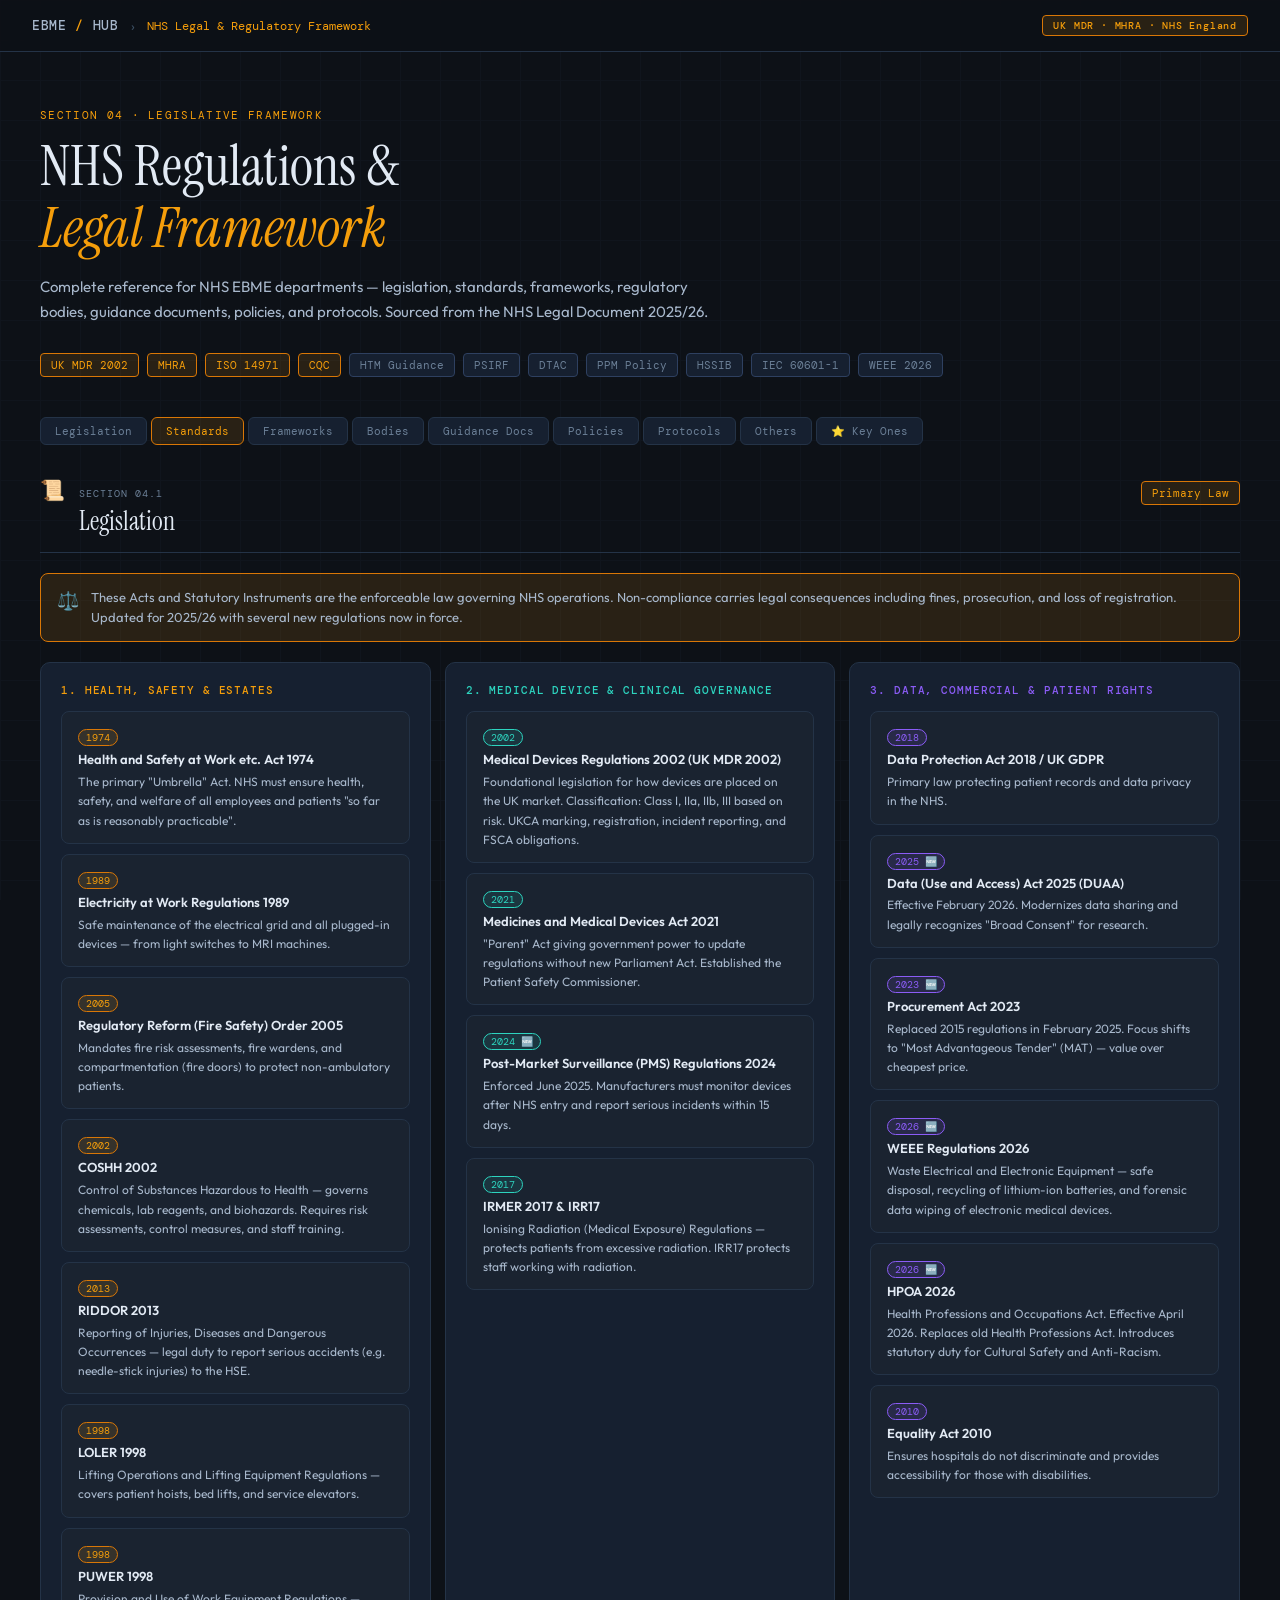
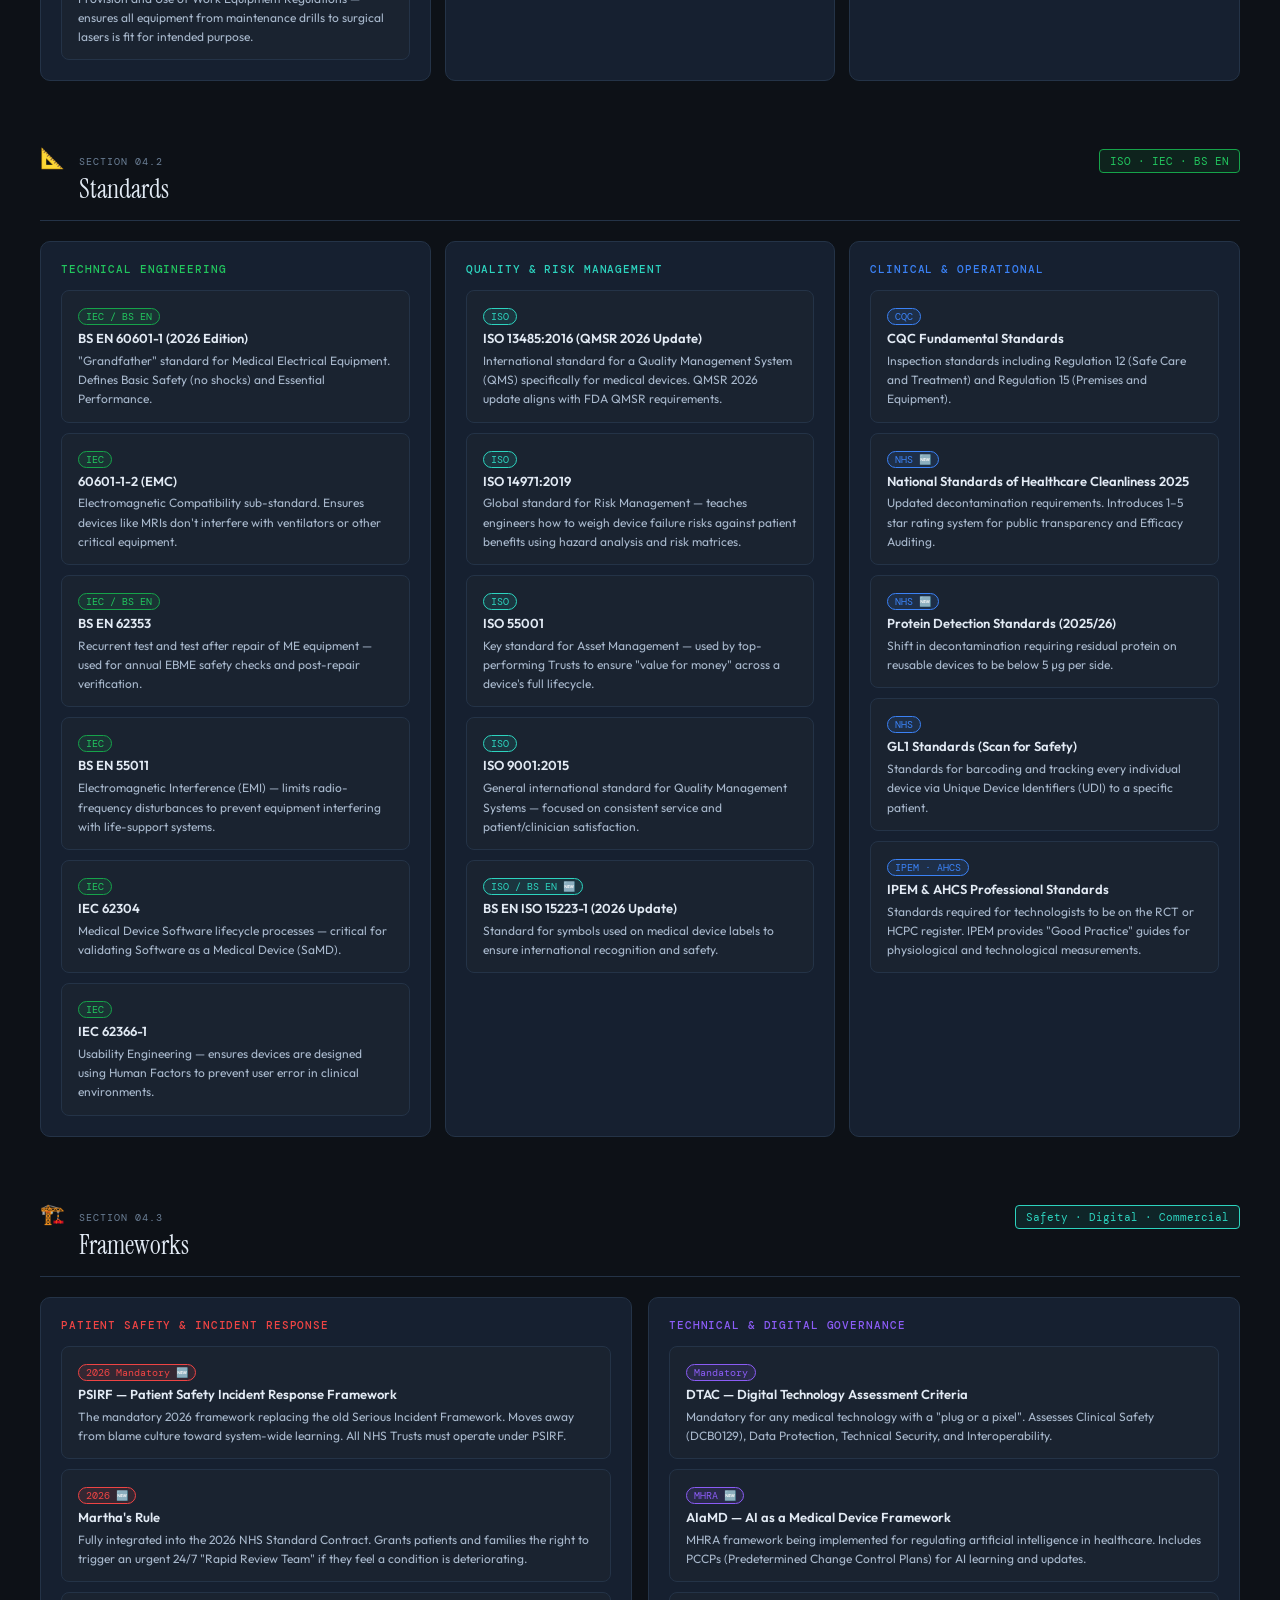
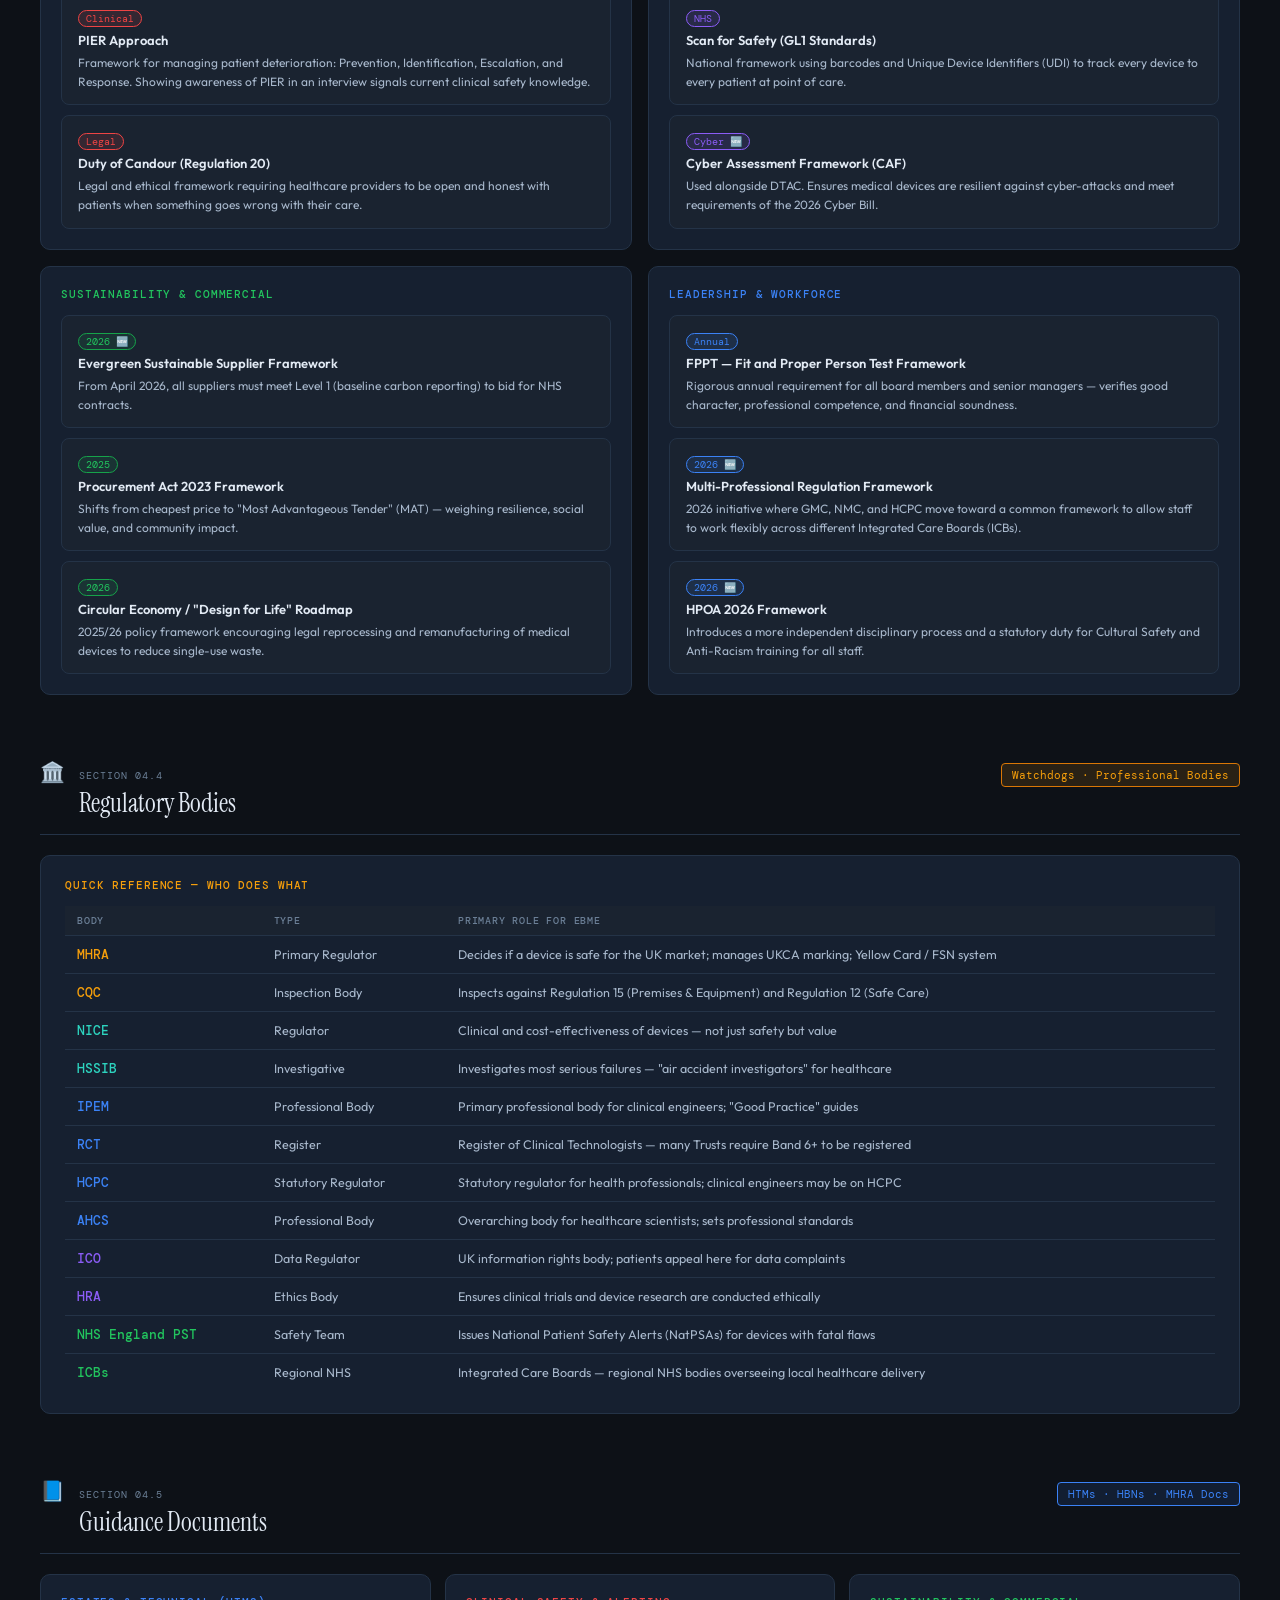
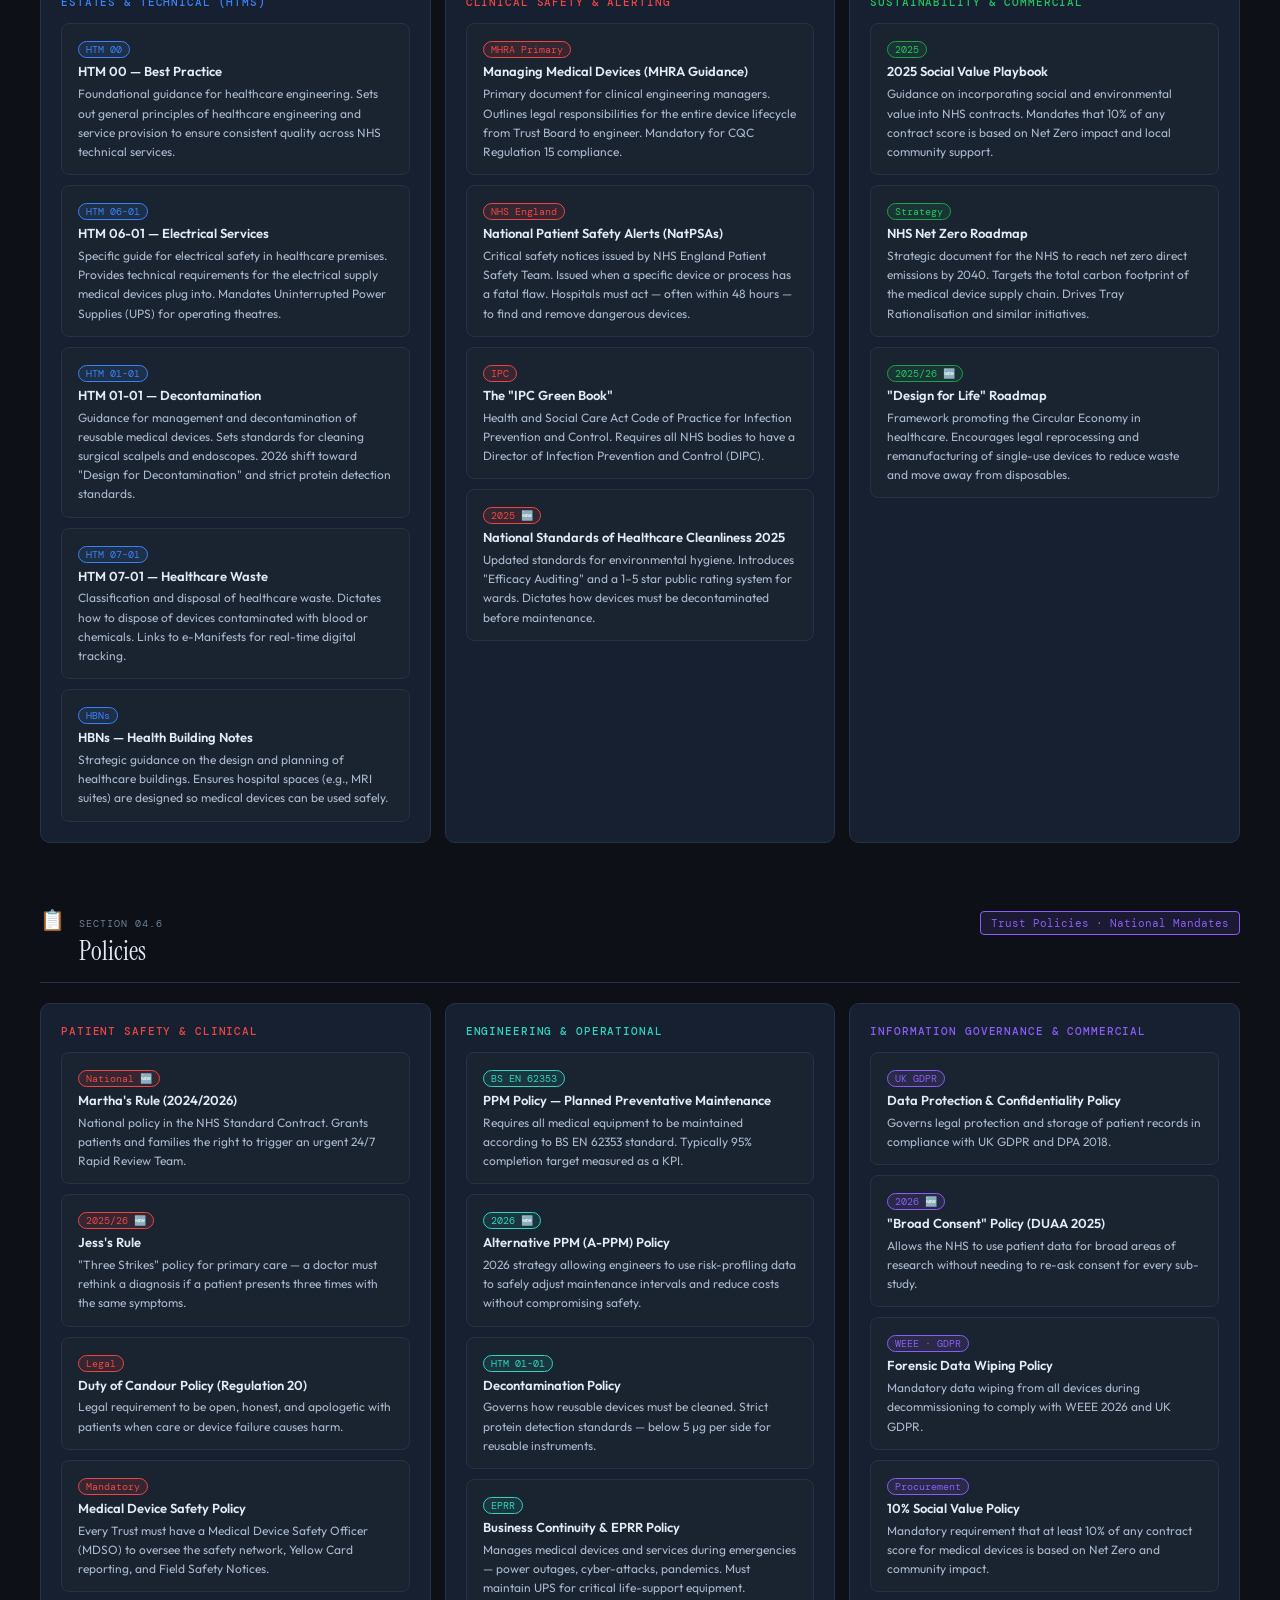
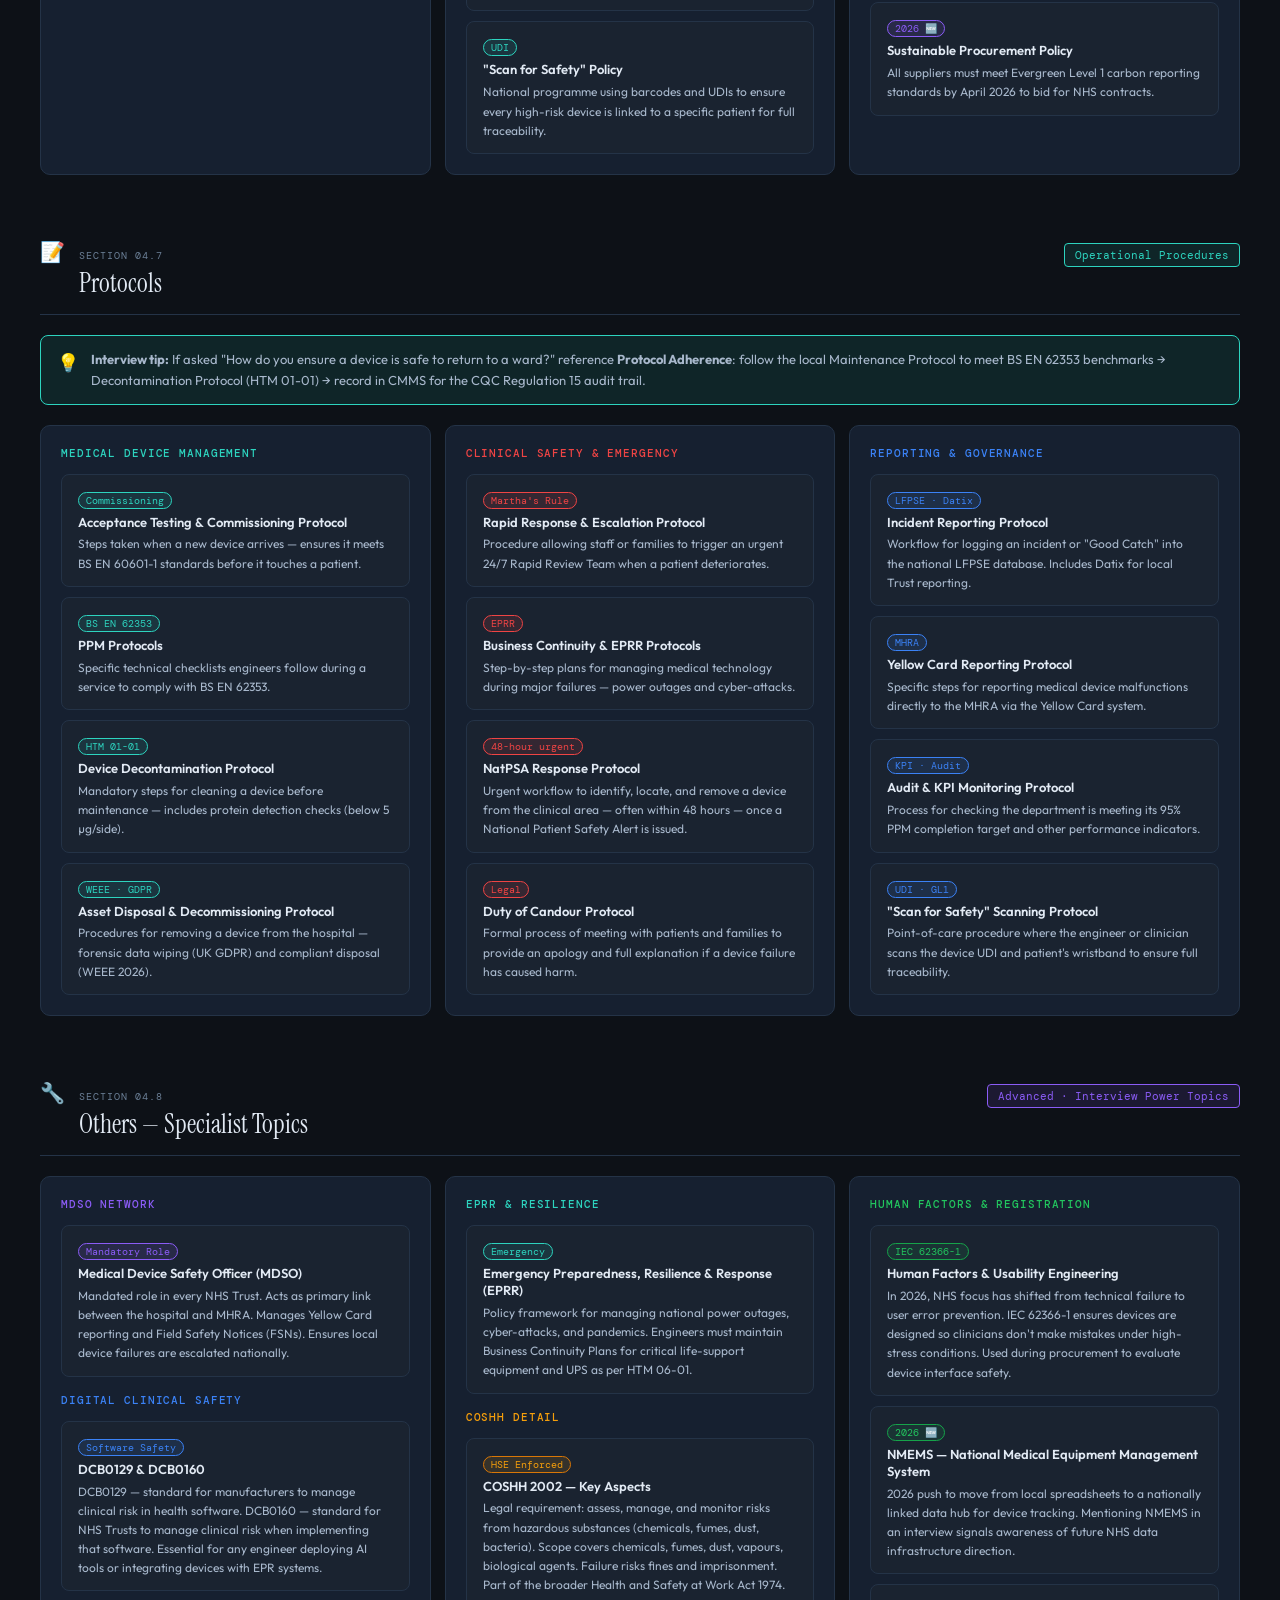
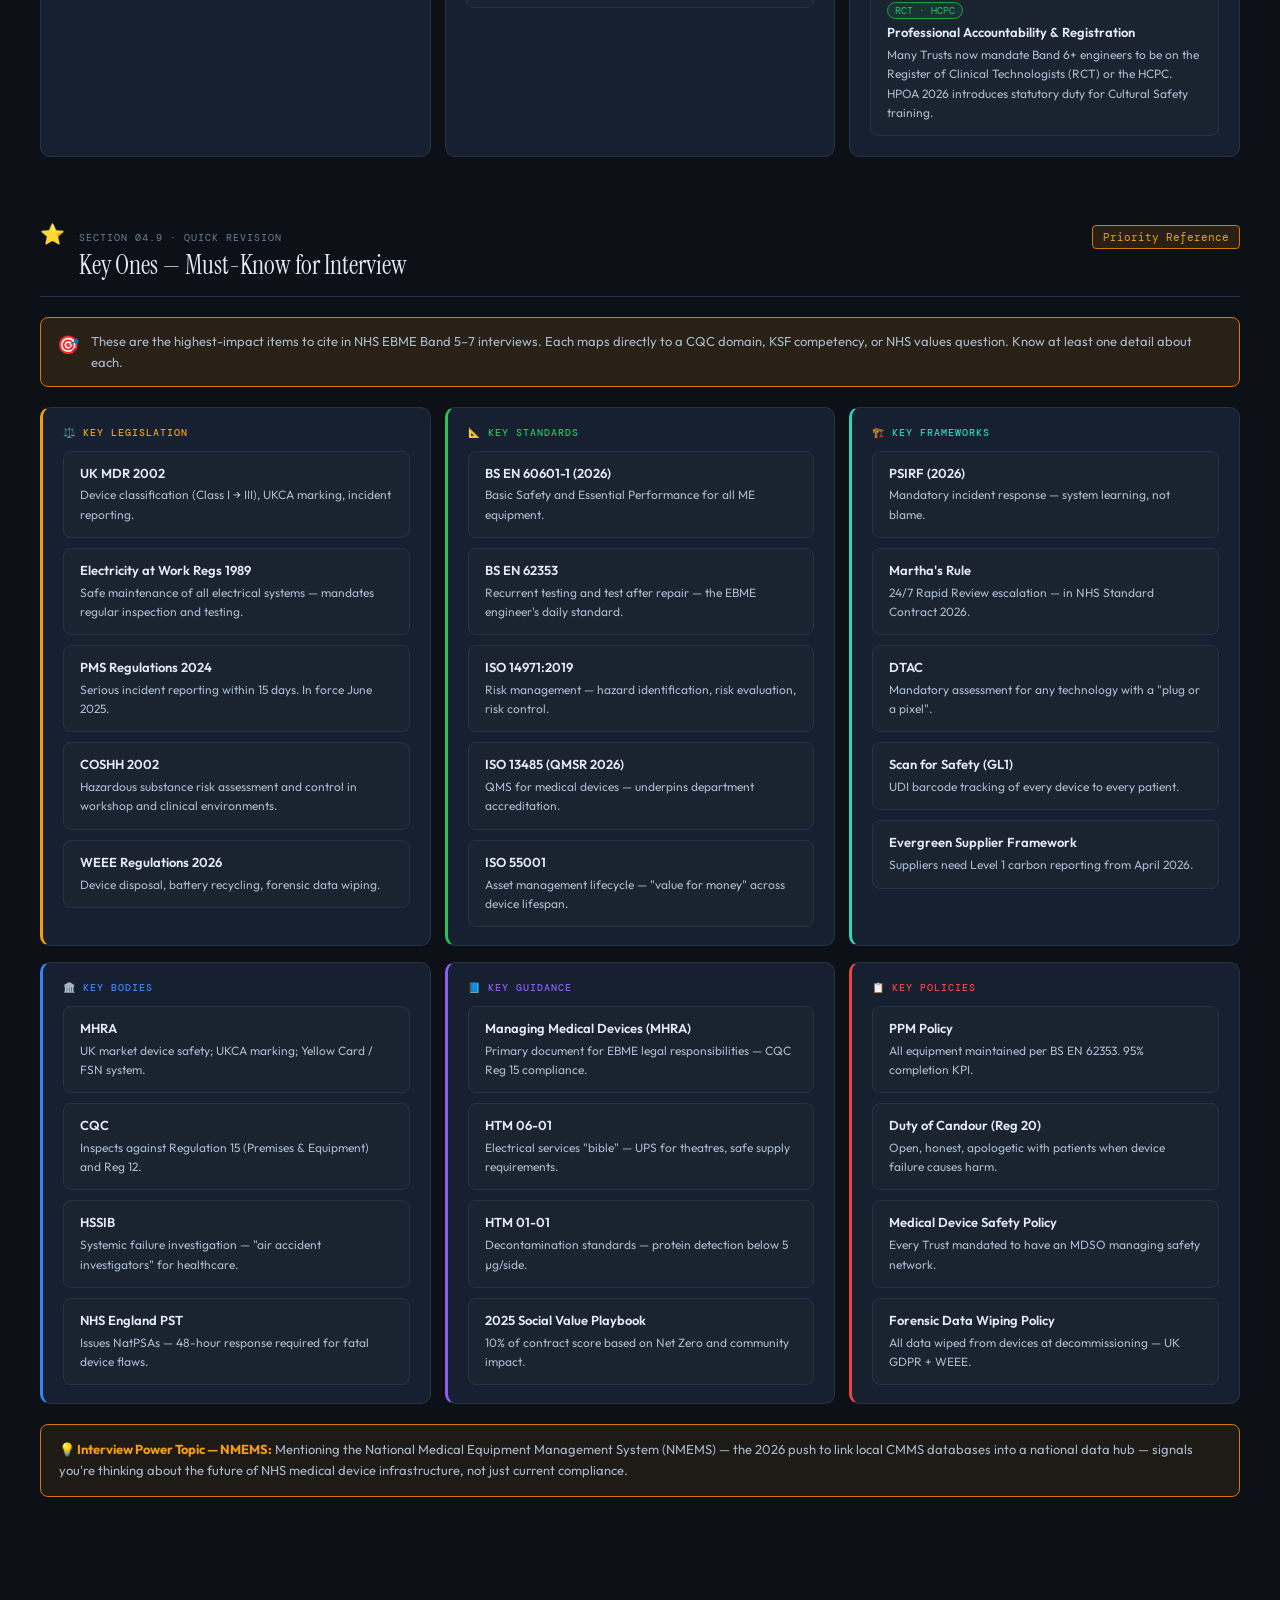
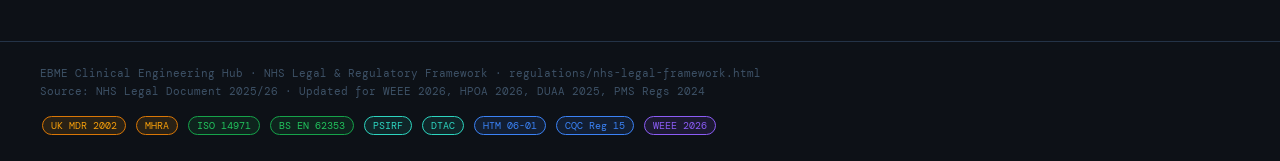
<file: regulations/nhs-legal-framework.html>
<!DOCTYPE html>
<html lang="en">
<head>
<meta charset="UTF-8">
<meta name="viewport" content="width=device-width, initial-scale=1.0">
<title>NHS Legal & Regulatory Framework — EBME Hub</title>
<link href="https://fonts.googleapis.com/css2?family=Instrument+Serif:ital@0;1&family=DM+Mono:wght@300;400;500&family=Outfit:wght@300;400;500;600;700&display=swap" rel="stylesheet">
<style>
  :root {
    --bg: #0d1117;
    --bg2: #131920;
    --bg3: #1a2330;
    --bg4: #1f2d3d;
    --surface: #162030;
    --surface2: #1c2a3a;
    --border: #243347;
    --border2: #2e4060;
    --amber: #f59e0b;
    --amber2: #d97706;
    --amber-dim: rgba(245,158,11,0.12);
    --amber-glow: rgba(245,158,11,0.2);
    --green: #22c55e;
    --green2: #16a34a;
    --green-dim: rgba(34,197,94,0.10);
    --teal: #2dd4bf;
    --teal-dim: rgba(45,212,191,0.10);
    --red: #ef4444;
    --red-dim: rgba(239,68,68,0.12);
    --blue: #3b82f6;
    --blue-dim: rgba(59,130,246,0.12);
    --violet: #8b5cf6;
    --violet-dim: rgba(139,92,246,0.12);
    --pink: #ec4899;
    --pink-dim: rgba(236,72,153,0.10);
    --ink: #e2eaf4;
    --ink2: #a8b8cc;
    --ink3: #6b7f96;
    --ink4: #3d5166;
    --mono: 'DM Mono', monospace;
    --sans: 'Outfit', sans-serif;
    --serif: 'Instrument Serif', serif;
  }

  * { box-sizing: border-box; margin: 0; padding: 0; }

  body {
    background: var(--bg);
    color: var(--ink);
    font-family: var(--sans);
    min-height: 100vh;
    overflow-x: hidden;
  }

  body::before {
    content: '';
    position: fixed; inset: 0;
    background-image:
      linear-gradient(var(--border) 1px, transparent 1px),
      linear-gradient(90deg, var(--border) 1px, transparent 1px);
    background-size: 40px 40px;
    opacity: 0.15;
    pointer-events: none; z-index: 0;
  }

  /* ── NAV ── */
  .topnav {
    position: sticky; top: 0; z-index: 100;
    display: flex; align-items: center; gap: 12px;
    padding: 0 32px; height: 52px;
    background: rgba(13,17,23,0.93);
    backdrop-filter: blur(12px);
    border-bottom: 1px solid var(--border);
  }
  .nav-logo {
    font-family: var(--mono); font-size: 13px; font-weight: 500;
    color: var(--ink2); text-decoration: none; letter-spacing: 0.05em;
  }
  .nav-logo span { color: var(--amber); }
  .nav-sep { color: var(--ink4); font-size: 14px; }
  .nav-current { font-family: var(--mono); font-size: 12px; color: var(--amber); }
  .nav-badge {
    margin-left: auto;
    font-family: var(--mono); font-size: 10px; font-weight: 500;
    color: var(--amber); border: 1px solid var(--amber2);
    background: var(--amber-dim); padding: 3px 10px; border-radius: 4px;
    letter-spacing: 0.08em;
  }

  /* ── HERO ── */
  .hero {
    position: relative; z-index: 1;
    padding: 56px 40px 40px;
    max-width: 1280px; margin: 0 auto;
  }
  .hero-kicker {
    font-family: var(--mono); font-size: 11px;
    color: var(--amber); letter-spacing: 0.12em; text-transform: uppercase;
    margin-bottom: 14px;
  }
  .hero-title {
    font-family: var(--serif); font-size: clamp(34px, 5vw, 56px);
    font-weight: 400; line-height: 1.1; color: var(--ink); margin-bottom: 16px;
  }
  .hero-title em { color: var(--amber); font-style: italic; }
  .hero-sub {
    font-size: 15px; color: var(--ink2); max-width: 680px;
    line-height: 1.65; margin-bottom: 28px;
  }
  .hero-tags { display: flex; flex-wrap: wrap; gap: 8px; }
  .hero-tag {
    font-family: var(--mono); font-size: 11px;
    color: var(--ink3); border: 1px solid var(--border2);
    background: var(--surface); padding: 4px 10px; border-radius: 4px;
  }
  .hero-tag.active { color: var(--amber); border-color: var(--amber2); background: var(--amber-dim); }

  /* ── SECTION NAV ── */
  .section-nav {
    position: relative; z-index: 1;
    max-width: 1280px; margin: 0 auto;
    padding: 0 40px 0;
    display: flex; gap: 4px; flex-wrap: wrap;
  }
  .snav-btn {
    font-family: var(--mono); font-size: 11px;
    color: var(--ink3); background: var(--surface);
    border: 1px solid var(--border); border-radius: 6px;
    padding: 6px 14px; cursor: pointer; transition: all 0.2s;
    text-decoration: none;
  }
  .snav-btn:hover, .snav-btn.active {
    color: var(--amber); border-color: var(--amber2); background: var(--amber-dim);
  }

  /* ── MAIN ── */
  .main {
    position: relative; z-index: 1;
    max-width: 1280px; margin: 0 auto;
    padding: 32px 40px 80px;
  }

  /* ── SECTIONS ── */
  .reg-section {
    margin-bottom: 64px;
    opacity: 0; transform: translateY(20px);
    animation: fadeUp 0.5s ease forwards;
  }
  .reg-section:nth-child(1) { animation-delay: 0.05s; }
  .reg-section:nth-child(2) { animation-delay: 0.10s; }
  .reg-section:nth-child(3) { animation-delay: 0.15s; }
  .reg-section:nth-child(4) { animation-delay: 0.20s; }
  .reg-section:nth-child(5) { animation-delay: 0.25s; }
  .reg-section:nth-child(6) { animation-delay: 0.30s; }
  .reg-section:nth-child(7) { animation-delay: 0.35s; }
  .reg-section:nth-child(8) { animation-delay: 0.40s; }

  @keyframes fadeUp { to { opacity: 1; transform: translateY(0); } }

  .section-header {
    display: flex; align-items: baseline; gap: 14px;
    margin-bottom: 20px; padding-bottom: 14px;
    border-bottom: 1px solid var(--border);
  }
  .section-icon { font-size: 20px; }
  .section-label {
    font-family: var(--mono); font-size: 10px; color: var(--ink3);
    letter-spacing: 0.1em; text-transform: uppercase;
  }
  .section-title {
    font-family: var(--serif); font-size: 26px;
    color: var(--ink); font-weight: 400; margin-top: 4px;
  }
  .section-badge {
    margin-left: auto; font-family: var(--mono); font-size: 11px;
    padding: 4px 10px; border-radius: 4px;
  }
  .badge-amber { color: var(--amber); border: 1px solid var(--amber2); background: var(--amber-dim); }
  .badge-green { color: var(--green); border: 1px solid var(--green2); background: var(--green-dim); }
  .badge-teal  { color: var(--teal);  border: 1px solid var(--teal);  background: var(--teal-dim); }
  .badge-blue  { color: var(--blue);  border: 1px solid var(--blue);  background: var(--blue-dim); }
  .badge-violet{ color: var(--violet);border: 1px solid var(--violet);background: var(--violet-dim); }
  .badge-pink  { color: var(--pink);  border: 1px solid var(--pink);  background: var(--pink-dim); }

  /* ── GRID LAYOUTS ── */
  .two-col   { display: grid; grid-template-columns: 1fr 1fr; gap: 16px; }
  .three-col { display: grid; grid-template-columns: 1fr 1fr 1fr; gap: 14px; }
  .four-col  { display: grid; grid-template-columns: repeat(4,1fr); gap: 12px; }
  @media (max-width: 1000px) { .three-col { grid-template-columns: 1fr 1fr; } }
  @media (max-width: 740px)  {
    .two-col, .three-col, .four-col { grid-template-columns: 1fr; }
    .hero, .main, .section-nav { padding-left: 20px; padding-right: 20px; }
  }

  /* ── INFO BLOCK ── */
  .info-block {
    background: var(--surface); border: 1px solid var(--border);
    border-radius: 10px; padding: 20px;
    transition: border-color 0.2s;
  }
  .info-block:hover { border-color: var(--border2); }

  .block-title {
    font-family: var(--mono); font-size: 11px; font-weight: 500;
    letter-spacing: 0.08em; text-transform: uppercase;
    margin-bottom: 14px;
  }
  .bt-amber { color: var(--amber); }
  .bt-green { color: var(--green); }
  .bt-teal  { color: var(--teal); }
  .bt-blue  { color: var(--blue); }
  .bt-violet{ color: var(--violet); }
  .bt-red   { color: var(--red); }
  .bt-pink  { color: var(--pink); }

  /* ── ENTRY CARDS ── */
  .entry-list { display: flex; flex-direction: column; gap: 10px; }
  .entry {
    padding: 13px 16px;
    background: var(--bg3); border: 1px solid var(--border);
    border-radius: 8px; transition: border-color 0.2s, background 0.2s;
  }
  .entry:hover { border-color: var(--border2); background: var(--bg4); }
  .entry-name {
    font-size: 13px; font-weight: 600; color: var(--ink);
    margin-bottom: 4px; line-height: 1.3;
  }
  .entry-desc { font-size: 12px; color: var(--ink2); line-height: 1.6; }
  .entry-tag {
    display: inline-block; font-family: var(--mono); font-size: 10px;
    padding: 1px 7px; border-radius: 100px; margin-bottom: 5px;
  }
  .tag-amber  { color: var(--amber);  background: var(--amber-dim);  border: 1px solid var(--amber2); }
  .tag-green  { color: var(--green);  background: var(--green-dim);  border: 1px solid var(--green2); }
  .tag-teal   { color: var(--teal);   background: var(--teal-dim);   border: 1px solid var(--teal); }
  .tag-blue   { color: var(--blue);   background: var(--blue-dim);   border: 1px solid var(--blue); }
  .tag-violet { color: var(--violet); background: var(--violet-dim); border: 1px solid var(--violet); }
  .tag-red    { color: var(--red);    background: var(--red-dim);    border: 1px solid var(--red); }
  .tag-pink   { color: var(--pink);   background: var(--pink-dim);   border: 1px solid var(--pink); }

  /* ── HIGHLIGHT CARDS (Key Ones) ── */
  .key-card {
    background: var(--surface); border: 1px solid var(--border);
    border-radius: 10px; padding: 18px 20px;
    transition: border-color 0.2s;
  }
  .key-card:hover { border-color: var(--border2); }
  .key-card.amber { border-left: 3px solid var(--amber); }
  .key-card.green { border-left: 3px solid var(--green); }
  .key-card.teal  { border-left: 3px solid var(--teal); }
  .key-card.blue  { border-left: 3px solid var(--blue); }
  .key-card.violet{ border-left: 3px solid var(--violet); }
  .key-card.red   { border-left: 3px solid var(--red); }
  .key-card-label {
    font-family: var(--mono); font-size: 10px; font-weight: 500;
    text-transform: uppercase; letter-spacing: 0.1em; margin-bottom: 12px;
  }

  /* ── NOTICE ── */
  .notice {
    display: flex; gap: 12px; align-items: flex-start;
    padding: 13px 16px; border-radius: 8px; margin-bottom: 20px;
    font-size: 13px; line-height: 1.6;
  }
  .notice.amber { background: var(--amber-dim); border: 1px solid var(--amber2); color: var(--ink2); }
  .notice.green { background: var(--green-dim); border: 1px solid var(--green2); color: var(--ink2); }
  .notice.teal  { background: var(--teal-dim);  border: 1px solid var(--teal);   color: var(--ink2); }
  .notice.blue  { background: var(--blue-dim);  border: 1px solid var(--blue);   color: var(--ink2); }
  .notice.violet{ background: var(--violet-dim);border: 1px solid var(--violet); color: var(--ink2); }
  .n-icon { font-size: 18px; flex-shrink: 0; }

  /* ── TABLE ── */
  .ref-table {
    width: 100%; border-collapse: collapse; font-size: 12.5px;
  }
  .ref-table th {
    font-family: var(--mono); font-size: 10px; font-weight: 500;
    color: var(--ink3); text-transform: uppercase; letter-spacing: 0.08em;
    padding: 8px 12px; border-bottom: 1px solid var(--border);
    text-align: left; background: var(--bg3);
  }
  .ref-table td {
    padding: 10px 12px; border-bottom: 1px solid var(--border);
    color: var(--ink2); vertical-align: top;
  }
  .ref-table tr:last-child td { border-bottom: none; }
  .ref-table tr:hover td { background: var(--bg4); }
  .val-a { font-family: var(--mono); color: var(--amber); font-weight: 500; }
  .val-g { font-family: var(--mono); color: var(--green); font-weight: 500; }
  .val-t { font-family: var(--mono); color: var(--teal); font-weight: 500; }
  .val-b { font-family: var(--mono); color: var(--blue); font-weight: 500; }
  .val-v { font-family: var(--mono); color: var(--violet); font-weight: 500; }

  /* ── WIDE CARD ── */
  .wide-card {
    background: var(--surface); border: 1px solid var(--border);
    border-radius: 10px; padding: 22px 24px; margin-bottom: 20px;
  }

  /* ── TIP BOX ── */
  .tip-box {
    background: rgba(245,158,11,0.07); border: 1px solid var(--amber2);
    border-radius: 8px; padding: 14px 18px;
    font-size: 13px; color: var(--ink2); line-height: 1.65;
    margin-top: 16px;
  }
  .tip-box strong { color: var(--amber); }

  /* ── DIVIDER ── */
  .divider {
    height: 1px; background: var(--border);
    max-width: 1280px; margin: 0 auto 48px;
    position: relative; z-index: 1;
  }

  /* ── FOOTER ── */
  footer {
    position: relative; z-index: 1;
    border-top: 1px solid var(--border);
    padding: 24px 40px; max-width: 1280px; margin: 0 auto;
    display: flex; justify-content: space-between; align-items: center;
    flex-wrap: wrap; gap: 16px;
  }
  .footer-brand { font-family: var(--mono); font-size: 11px; color: var(--ink4); }
  .pill {
    display: inline-block; font-family: var(--mono); font-size: 10px;
    padding: 2px 8px; border-radius: 100px; margin: 2px;
  }
  .pill-amber  { color: var(--amber);  background: var(--amber-dim);  border: 1px solid var(--amber2); }
  .pill-green  { color: var(--green);  background: var(--green-dim);  border: 1px solid var(--green2); }
  .pill-teal   { color: var(--teal);   background: var(--teal-dim);   border: 1px solid var(--teal); }
  .pill-blue   { color: var(--blue);   background: var(--blue-dim);   border: 1px solid var(--blue); }
  .pill-violet { color: var(--violet); background: var(--violet-dim); border: 1px solid var(--violet); }
</style>
</head>
<body>

<nav class="topnav">
  <a href="../index.html" class="nav-logo">EBME <span>/</span> HUB</a>
  <span class="nav-sep">›</span>
  <span class="nav-current">NHS Legal & Regulatory Framework</span>
  <span class="nav-badge">UK MDR · MHRA · NHS England</span>
</nav>

<!-- HERO -->
<div class="hero">
  <div class="hero-kicker">Section 04 · Legislative Framework</div>
  <h1 class="hero-title">NHS Regulations &<br><em>Legal Framework</em></h1>
  <p class="hero-sub">Complete reference for NHS EBME departments — legislation, standards, frameworks, regulatory bodies, guidance documents, policies, and protocols. Sourced from the NHS Legal Document 2025/26.</p>
  <div class="hero-tags">
    <span class="hero-tag active">UK MDR 2002</span>
    <span class="hero-tag active">MHRA</span>
    <span class="hero-tag active">ISO 14971</span>
    <span class="hero-tag active">CQC</span>
    <span class="hero-tag">HTM Guidance</span>
    <span class="hero-tag">PSIRF</span>
    <span class="hero-tag">DTAC</span>
    <span class="hero-tag">PPM Policy</span>
    <span class="hero-tag">HSSIB</span>
    <span class="hero-tag">IEC 60601-1</span>
    <span class="hero-tag">WEEE 2026</span>
  </div>
</div>

<div class="section-nav">
  <a href="#legislation"  class="snav-btn active">Legislation</a>
  <a href="#standards"    class="snav-btn">Standards</a>
  <a href="#frameworks"   class="snav-btn">Frameworks</a>
  <a href="#bodies"       class="snav-btn">Bodies</a>
  <a href="#guidance"     class="snav-btn">Guidance Docs</a>
  <a href="#policies"     class="snav-btn">Policies</a>
  <a href="#protocols"    class="snav-btn">Protocols</a>
  <a href="#others"       class="snav-btn">Others</a>
  <a href="#key-ones"     class="snav-btn">⭐ Key Ones</a>
</div>

<div class="main">

<!-- ══════════════════════════════════════
     1. LEGISLATION
══════════════════════════════════════ -->
<section class="reg-section" id="legislation">
  <div class="section-header">
    <span class="section-icon">📜</span>
    <div>
      <div class="section-label">Section 04.1</div>
      <h2 class="section-title">Legislation</h2>
    </div>
    <span class="section-badge badge-amber">Primary Law</span>
  </div>

  <div class="notice amber">
    <span class="n-icon">⚖️</span>
    <div>These Acts and Statutory Instruments are the enforceable law governing NHS operations. Non-compliance carries legal consequences including fines, prosecution, and loss of registration. Updated for 2025/26 with several new regulations now in force.</div>
  </div>

  <div class="three-col" style="margin-bottom:16px;">
    <!-- Health, Safety & Estates -->
    <div class="info-block">
      <div class="block-title bt-amber">1. Health, Safety & Estates</div>
      <div class="entry-list">
        <div class="entry">
          <span class="entry-tag tag-amber">1974</span>
          <div class="entry-name">Health and Safety at Work etc. Act 1974</div>
          <div class="entry-desc">The primary "Umbrella" Act. NHS must ensure health, safety, and welfare of all employees and patients "so far as is reasonably practicable".</div>
        </div>
        <div class="entry">
          <span class="entry-tag tag-amber">1989</span>
          <div class="entry-name">Electricity at Work Regulations 1989</div>
          <div class="entry-desc">Safe maintenance of the electrical grid and all plugged-in devices — from light switches to MRI machines.</div>
        </div>
        <div class="entry">
          <span class="entry-tag tag-amber">2005</span>
          <div class="entry-name">Regulatory Reform (Fire Safety) Order 2005</div>
          <div class="entry-desc">Mandates fire risk assessments, fire wardens, and compartmentation (fire doors) to protect non-ambulatory patients.</div>
        </div>
        <div class="entry">
          <span class="entry-tag tag-amber">2002</span>
          <div class="entry-name">COSHH 2002</div>
          <div class="entry-desc">Control of Substances Hazardous to Health — governs chemicals, lab reagents, and biohazards. Requires risk assessments, control measures, and staff training.</div>
        </div>
        <div class="entry">
          <span class="entry-tag tag-amber">2013</span>
          <div class="entry-name">RIDDOR 2013</div>
          <div class="entry-desc">Reporting of Injuries, Diseases and Dangerous Occurrences — legal duty to report serious accidents (e.g. needle-stick injuries) to the HSE.</div>
        </div>
        <div class="entry">
          <span class="entry-tag tag-amber">1998</span>
          <div class="entry-name">LOLER 1998</div>
          <div class="entry-desc">Lifting Operations and Lifting Equipment Regulations — covers patient hoists, bed lifts, and service elevators.</div>
        </div>
        <div class="entry">
          <span class="entry-tag tag-amber">1998</span>
          <div class="entry-name">PUWER 1998</div>
          <div class="entry-desc">Provision and Use of Work Equipment Regulations — ensures all equipment from maintenance drills to surgical lasers is fit for intended purpose.</div>
        </div>
      </div>
    </div>

    <!-- Medical Device Legislation -->
    <div class="info-block">
      <div class="block-title bt-teal">2. Medical Device & Clinical Governance</div>
      <div class="entry-list">
        <div class="entry">
          <span class="entry-tag tag-teal">2002</span>
          <div class="entry-name">Medical Devices Regulations 2002 (UK MDR 2002)</div>
          <div class="entry-desc">Foundational legislation for how devices are placed on the UK market. Classification: Class I, IIa, IIb, III based on risk. UKCA marking, registration, incident reporting, and FSCA obligations.</div>
        </div>
        <div class="entry">
          <span class="entry-tag tag-teal">2021</span>
          <div class="entry-name">Medicines and Medical Devices Act 2021</div>
          <div class="entry-desc">"Parent" Act giving government power to update regulations without new Parliament Act. Established the Patient Safety Commissioner.</div>
        </div>
        <div class="entry">
          <span class="entry-tag tag-teal">2024 🆕</span>
          <div class="entry-name">Post-Market Surveillance (PMS) Regulations 2024</div>
          <div class="entry-desc">Enforced June 2025. Manufacturers must monitor devices after NHS entry and report serious incidents within 15 days.</div>
        </div>
        <div class="entry">
          <span class="entry-tag tag-teal">2017</span>
          <div class="entry-name">IRMER 2017 & IRR17</div>
          <div class="entry-desc">Ionising Radiation (Medical Exposure) Regulations — protects patients from excessive radiation. IRR17 protects staff working with radiation.</div>
        </div>
      </div>
    </div>

    <!-- Data, Commercial & Patient Rights -->
    <div class="info-block">
      <div class="block-title bt-violet">3. Data, Commercial & Patient Rights</div>
      <div class="entry-list">
        <div class="entry">
          <span class="entry-tag tag-violet">2018</span>
          <div class="entry-name">Data Protection Act 2018 / UK GDPR</div>
          <div class="entry-desc">Primary law protecting patient records and data privacy in the NHS.</div>
        </div>
        <div class="entry">
          <span class="entry-tag tag-violet">2025 🆕</span>
          <div class="entry-name">Data (Use and Access) Act 2025 (DUAA)</div>
          <div class="entry-desc">Effective February 2026. Modernizes data sharing and legally recognizes "Broad Consent" for research.</div>
        </div>
        <div class="entry">
          <span class="entry-tag tag-violet">2023 🆕</span>
          <div class="entry-name">Procurement Act 2023</div>
          <div class="entry-desc">Replaced 2015 regulations in February 2025. Focus shifts to "Most Advantageous Tender" (MAT) — value over cheapest price.</div>
        </div>
        <div class="entry">
          <span class="entry-tag tag-violet">2026 🆕</span>
          <div class="entry-name">WEEE Regulations 2026</div>
          <div class="entry-desc">Waste Electrical and Electronic Equipment — safe disposal, recycling of lithium-ion batteries, and forensic data wiping of electronic medical devices.</div>
        </div>
        <div class="entry">
          <span class="entry-tag tag-violet">2026 🆕</span>
          <div class="entry-name">HPOA 2026</div>
          <div class="entry-desc">Health Professions and Occupations Act. Effective April 2026. Replaces old Health Professions Act. Introduces statutory duty for Cultural Safety and Anti-Racism.</div>
        </div>
        <div class="entry">
          <span class="entry-tag tag-violet">2010</span>
          <div class="entry-name">Equality Act 2010</div>
          <div class="entry-desc">Ensures hospitals do not discriminate and provides accessibility for those with disabilities.</div>
        </div>
      </div>
    </div>
  </div>
</section>

<!-- ══════════════════════════════════════
     2. STANDARDS
══════════════════════════════════════ -->
<section class="reg-section" id="standards">
  <div class="section-header">
    <span class="section-icon">📐</span>
    <div>
      <div class="section-label">Section 04.2</div>
      <h2 class="section-title">Standards</h2>
    </div>
    <span class="section-badge badge-green">ISO · IEC · BS EN</span>
  </div>

  <div class="three-col">
    <!-- Technical Engineering Standards -->
    <div class="info-block">
      <div class="block-title bt-green">Technical Engineering</div>
      <div class="entry-list">
        <div class="entry">
          <span class="entry-tag tag-green">IEC / BS EN</span>
          <div class="entry-name">BS EN 60601-1 (2026 Edition)</div>
          <div class="entry-desc">"Grandfather" standard for Medical Electrical Equipment. Defines Basic Safety (no shocks) and Essential Performance.</div>
        </div>
        <div class="entry">
          <span class="entry-tag tag-green">IEC</span>
          <div class="entry-name">60601-1-2 (EMC)</div>
          <div class="entry-desc">Electromagnetic Compatibility sub-standard. Ensures devices like MRIs don't interfere with ventilators or other critical equipment.</div>
        </div>
        <div class="entry">
          <span class="entry-tag tag-green">IEC / BS EN</span>
          <div class="entry-name">BS EN 62353</div>
          <div class="entry-desc">Recurrent test and test after repair of ME equipment — used for annual EBME safety checks and post-repair verification.</div>
        </div>
        <div class="entry">
          <span class="entry-tag tag-green">IEC</span>
          <div class="entry-name">BS EN 55011</div>
          <div class="entry-desc">Electromagnetic Interference (EMI) — limits radio-frequency disturbances to prevent equipment interfering with life-support systems.</div>
        </div>
        <div class="entry">
          <span class="entry-tag tag-green">IEC</span>
          <div class="entry-name">IEC 62304</div>
          <div class="entry-desc">Medical Device Software lifecycle processes — critical for validating Software as a Medical Device (SaMD).</div>
        </div>
        <div class="entry">
          <span class="entry-tag tag-green">IEC</span>
          <div class="entry-name">IEC 62366-1</div>
          <div class="entry-desc">Usability Engineering — ensures devices are designed using Human Factors to prevent user error in clinical environments.</div>
        </div>
      </div>
    </div>

    <!-- Quality & Risk -->
    <div class="info-block">
      <div class="block-title bt-teal">Quality & Risk Management</div>
      <div class="entry-list">
        <div class="entry">
          <span class="entry-tag tag-teal">ISO</span>
          <div class="entry-name">ISO 13485:2016 (QMSR 2026 Update)</div>
          <div class="entry-desc">International standard for a Quality Management System (QMS) specifically for medical devices. QMSR 2026 update aligns with FDA QMSR requirements.</div>
        </div>
        <div class="entry">
          <span class="entry-tag tag-teal">ISO</span>
          <div class="entry-name">ISO 14971:2019</div>
          <div class="entry-desc">Global standard for Risk Management — teaches engineers how to weigh device failure risks against patient benefits using hazard analysis and risk matrices.</div>
        </div>
        <div class="entry">
          <span class="entry-tag tag-teal">ISO</span>
          <div class="entry-name">ISO 55001</div>
          <div class="entry-desc">Key standard for Asset Management — used by top-performing Trusts to ensure "value for money" across a device's full lifecycle.</div>
        </div>
        <div class="entry">
          <span class="entry-tag tag-teal">ISO</span>
          <div class="entry-name">ISO 9001:2015</div>
          <div class="entry-desc">General international standard for Quality Management Systems — focused on consistent service and patient/clinician satisfaction.</div>
        </div>
        <div class="entry">
          <span class="entry-tag tag-teal">ISO / BS EN 🆕</span>
          <div class="entry-name">BS EN ISO 15223-1 (2026 Update)</div>
          <div class="entry-desc">Standard for symbols used on medical device labels to ensure international recognition and safety.</div>
        </div>
      </div>
    </div>

    <!-- Clinical & Operational -->
    <div class="info-block">
      <div class="block-title bt-blue">Clinical & Operational</div>
      <div class="entry-list">
        <div class="entry">
          <span class="entry-tag tag-blue">CQC</span>
          <div class="entry-name">CQC Fundamental Standards</div>
          <div class="entry-desc">Inspection standards including Regulation 12 (Safe Care and Treatment) and Regulation 15 (Premises and Equipment).</div>
        </div>
        <div class="entry">
          <span class="entry-tag tag-blue">NHS 🆕</span>
          <div class="entry-name">National Standards of Healthcare Cleanliness 2025</div>
          <div class="entry-desc">Updated decontamination requirements. Introduces 1–5 star rating system for public transparency and Efficacy Auditing.</div>
        </div>
        <div class="entry">
          <span class="entry-tag tag-blue">NHS 🆕</span>
          <div class="entry-name">Protein Detection Standards (2025/26)</div>
          <div class="entry-desc">Shift in decontamination requiring residual protein on reusable devices to be below 5 µg per side.</div>
        </div>
        <div class="entry">
          <span class="entry-tag tag-blue">NHS</span>
          <div class="entry-name">GL1 Standards (Scan for Safety)</div>
          <div class="entry-desc">Standards for barcoding and tracking every individual device via Unique Device Identifiers (UDI) to a specific patient.</div>
        </div>
        <div class="entry">
          <span class="entry-tag tag-blue">IPEM · AHCS</span>
          <div class="entry-name">IPEM & AHCS Professional Standards</div>
          <div class="entry-desc">Standards required for technologists to be on the RCT or HCPC register. IPEM provides "Good Practice" guides for physiological and technological measurements.</div>
        </div>
      </div>
    </div>
  </div>
</section>

<!-- ══════════════════════════════════════
     3. FRAMEWORKS
══════════════════════════════════════ -->
<section class="reg-section" id="frameworks">
  <div class="section-header">
    <span class="section-icon">🏗️</span>
    <div>
      <div class="section-label">Section 04.3</div>
      <h2 class="section-title">Frameworks</h2>
    </div>
    <span class="section-badge badge-teal">Safety · Digital · Commercial</span>
  </div>

  <div class="two-col" style="margin-bottom:16px;">
    <!-- Patient Safety -->
    <div class="info-block">
      <div class="block-title bt-red">Patient Safety & Incident Response</div>
      <div class="entry-list">
        <div class="entry">
          <span class="entry-tag tag-red">2026 Mandatory 🆕</span>
          <div class="entry-name">PSIRF — Patient Safety Incident Response Framework</div>
          <div class="entry-desc">The mandatory 2026 framework replacing the old Serious Incident Framework. Moves away from blame culture toward system-wide learning. All NHS Trusts must operate under PSIRF.</div>
        </div>
        <div class="entry">
          <span class="entry-tag tag-red">2026 🆕</span>
          <div class="entry-name">Martha's Rule</div>
          <div class="entry-desc">Fully integrated into the 2026 NHS Standard Contract. Grants patients and families the right to trigger an urgent 24/7 "Rapid Review Team" if they feel a condition is deteriorating.</div>
        </div>
        <div class="entry">
          <span class="entry-tag tag-red">Clinical</span>
          <div class="entry-name">PIER Approach</div>
          <div class="entry-desc">Framework for managing patient deterioration: Prevention, Identification, Escalation, and Response. Showing awareness of PIER in an interview signals current clinical safety knowledge.</div>
        </div>
        <div class="entry">
          <span class="entry-tag tag-red">Legal</span>
          <div class="entry-name">Duty of Candour (Regulation 20)</div>
          <div class="entry-desc">Legal and ethical framework requiring healthcare providers to be open and honest with patients when something goes wrong with their care.</div>
        </div>
      </div>
    </div>

    <!-- Technical & Digital -->
    <div class="info-block">
      <div class="block-title bt-violet">Technical & Digital Governance</div>
      <div class="entry-list">
        <div class="entry">
          <span class="entry-tag tag-violet">Mandatory</span>
          <div class="entry-name">DTAC — Digital Technology Assessment Criteria</div>
          <div class="entry-desc">Mandatory for any medical technology with a "plug or a pixel". Assesses Clinical Safety (DCB0129), Data Protection, Technical Security, and Interoperability.</div>
        </div>
        <div class="entry">
          <span class="entry-tag tag-violet">MHRA 🆕</span>
          <div class="entry-name">AIaMD — AI as a Medical Device Framework</div>
          <div class="entry-desc">MHRA framework being implemented for regulating artificial intelligence in healthcare. Includes PCCPs (Predetermined Change Control Plans) for AI learning and updates.</div>
        </div>
        <div class="entry">
          <span class="entry-tag tag-violet">NHS</span>
          <div class="entry-name">Scan for Safety (GL1 Standards)</div>
          <div class="entry-desc">National framework using barcodes and Unique Device Identifiers (UDI) to track every device to every patient at point of care.</div>
        </div>
        <div class="entry">
          <span class="entry-tag tag-violet">Cyber 🆕</span>
          <div class="entry-name">Cyber Assessment Framework (CAF)</div>
          <div class="entry-desc">Used alongside DTAC. Ensures medical devices are resilient against cyber-attacks and meet requirements of the 2026 Cyber Bill.</div>
        </div>
      </div>
    </div>
  </div>

  <div class="two-col">
    <!-- Sustainability -->
    <div class="info-block">
      <div class="block-title bt-green">Sustainability & Commercial</div>
      <div class="entry-list">
        <div class="entry">
          <span class="entry-tag tag-green">2026 🆕</span>
          <div class="entry-name">Evergreen Sustainable Supplier Framework</div>
          <div class="entry-desc">From April 2026, all suppliers must meet Level 1 (baseline carbon reporting) to bid for NHS contracts.</div>
        </div>
        <div class="entry">
          <span class="entry-tag tag-green">2025</span>
          <div class="entry-name">Procurement Act 2023 Framework</div>
          <div class="entry-desc">Shifts from cheapest price to "Most Advantageous Tender" (MAT) — weighing resilience, social value, and community impact.</div>
        </div>
        <div class="entry">
          <span class="entry-tag tag-green">2026</span>
          <div class="entry-name">Circular Economy / "Design for Life" Roadmap</div>
          <div class="entry-desc">2025/26 policy framework encouraging legal reprocessing and remanufacturing of medical devices to reduce single-use waste.</div>
        </div>
      </div>
    </div>

    <!-- Leadership -->
    <div class="info-block">
      <div class="block-title bt-blue">Leadership & Workforce</div>
      <div class="entry-list">
        <div class="entry">
          <span class="entry-tag tag-blue">Annual</span>
          <div class="entry-name">FPPT — Fit and Proper Person Test Framework</div>
          <div class="entry-desc">Rigorous annual requirement for all board members and senior managers — verifies good character, professional competence, and financial soundness.</div>
        </div>
        <div class="entry">
          <span class="entry-tag tag-blue">2026 🆕</span>
          <div class="entry-name">Multi-Professional Regulation Framework</div>
          <div class="entry-desc">2026 initiative where GMC, NMC, and HCPC move toward a common framework to allow staff to work flexibly across different Integrated Care Boards (ICBs).</div>
        </div>
        <div class="entry">
          <span class="entry-tag tag-blue">2026 🆕</span>
          <div class="entry-name">HPOA 2026 Framework</div>
          <div class="entry-desc">Introduces a more independent disciplinary process and a statutory duty for Cultural Safety and Anti-Racism training for all staff.</div>
        </div>
      </div>
    </div>
  </div>
</section>

<!-- ══════════════════════════════════════
     4. BODIES
══════════════════════════════════════ -->
<section class="reg-section" id="bodies">
  <div class="section-header">
    <span class="section-icon">🏛️</span>
    <div>
      <div class="section-label">Section 04.4</div>
      <h2 class="section-title">Regulatory Bodies</h2>
    </div>
    <span class="section-badge badge-amber">Watchdogs · Professional Bodies</span>
  </div>

  <div class="wide-card" style="margin-bottom:16px;">
    <div class="block-title bt-amber">Quick Reference — Who Does What</div>
    <table class="ref-table">
      <thead>
        <tr><th>Body</th><th>Type</th><th>Primary Role for EBME</th></tr>
      </thead>
      <tbody>
        <tr><td><span class="val-a">MHRA</span></td><td>Primary Regulator</td><td>Decides if a device is safe for the UK market; manages UKCA marking; Yellow Card / FSN system</td></tr>
        <tr><td><span class="val-a">CQC</span></td><td>Inspection Body</td><td>Inspects against Regulation 15 (Premises & Equipment) and Regulation 12 (Safe Care)</td></tr>
        <tr><td><span class="val-t">NICE</span></td><td>Regulator</td><td>Clinical and cost-effectiveness of devices — not just safety but value</td></tr>
        <tr><td><span class="val-t">HSSIB</span></td><td>Investigative</td><td>Investigates most serious failures — "air accident investigators" for healthcare</td></tr>
        <tr><td><span class="val-b">IPEM</span></td><td>Professional Body</td><td>Primary professional body for clinical engineers; "Good Practice" guides</td></tr>
        <tr><td><span class="val-b">RCT</span></td><td>Register</td><td>Register of Clinical Technologists — many Trusts require Band 6+ to be registered</td></tr>
        <tr><td><span class="val-b">HCPC</span></td><td>Statutory Regulator</td><td>Statutory regulator for health professionals; clinical engineers may be on HCPC</td></tr>
        <tr><td><span class="val-b">AHCS</span></td><td>Professional Body</td><td>Overarching body for healthcare scientists; sets professional standards</td></tr>
        <tr><td><span class="val-v">ICO</span></td><td>Data Regulator</td><td>UK information rights body; patients appeal here for data complaints</td></tr>
        <tr><td><span class="val-v">HRA</span></td><td>Ethics Body</td><td>Ensures clinical trials and device research are conducted ethically</td></tr>
        <tr><td><span class="val-g">NHS England PST</span></td><td>Safety Team</td><td>Issues National Patient Safety Alerts (NatPSAs) for devices with fatal flaws</td></tr>
        <tr><td><span class="val-g">ICBs</span></td><td>Regional NHS</td><td>Integrated Care Boards — regional NHS bodies overseeing local healthcare delivery</td></tr>
      </tbody>
    </table>
  </div>
</section>

<!-- ══════════════════════════════════════
     5. GUIDANCE DOCUMENTS
══════════════════════════════════════ -->
<section class="reg-section" id="guidance">
  <div class="section-header">
    <span class="section-icon">📘</span>
    <div>
      <div class="section-label">Section 04.5</div>
      <h2 class="section-title">Guidance Documents</h2>
    </div>
    <span class="section-badge badge-blue">HTMs · HBNs · MHRA Docs</span>
  </div>

  <div class="three-col">
    <!-- Estates & Technical -->
    <div class="info-block">
      <div class="block-title bt-blue">Estates & Technical (HTMs)</div>
      <div class="entry-list">
        <div class="entry">
          <span class="entry-tag tag-blue">HTM 00</span>
          <div class="entry-name">HTM 00 — Best Practice</div>
          <div class="entry-desc">Foundational guidance for healthcare engineering. Sets out general principles of healthcare engineering and service provision to ensure consistent quality across NHS technical services.</div>
        </div>
        <div class="entry">
          <span class="entry-tag tag-blue">HTM 06-01</span>
          <div class="entry-name">HTM 06-01 — Electrical Services</div>
          <div class="entry-desc">Specific guide for electrical safety in healthcare premises. Provides technical requirements for the electrical supply medical devices plug into. Mandates Uninterrupted Power Supplies (UPS) for operating theatres.</div>
        </div>
        <div class="entry">
          <span class="entry-tag tag-blue">HTM 01-01</span>
          <div class="entry-name">HTM 01-01 — Decontamination</div>
          <div class="entry-desc">Guidance for management and decontamination of reusable medical devices. Sets standards for cleaning surgical scalpels and endoscopes. 2026 shift toward "Design for Decontamination" and strict protein detection standards.</div>
        </div>
        <div class="entry">
          <span class="entry-tag tag-blue">HTM 07-01</span>
          <div class="entry-name">HTM 07-01 — Healthcare Waste</div>
          <div class="entry-desc">Classification and disposal of healthcare waste. Dictates how to dispose of devices contaminated with blood or chemicals. Links to e-Manifests for real-time digital tracking.</div>
        </div>
        <div class="entry">
          <span class="entry-tag tag-blue">HBNs</span>
          <div class="entry-name">HBNs — Health Building Notes</div>
          <div class="entry-desc">Strategic guidance on the design and planning of healthcare buildings. Ensures hospital spaces (e.g., MRI suites) are designed so medical devices can be used safely.</div>
        </div>
      </div>
    </div>

    <!-- Clinical Safety -->
    <div class="info-block">
      <div class="block-title bt-red">Clinical Safety & Alerting</div>
      <div class="entry-list">
        <div class="entry">
          <span class="entry-tag tag-red">MHRA Primary</span>
          <div class="entry-name">Managing Medical Devices (MHRA Guidance)</div>
          <div class="entry-desc">Primary document for clinical engineering managers. Outlines legal responsibilities for the entire device lifecycle from Trust Board to engineer. Mandatory for CQC Regulation 15 compliance.</div>
        </div>
        <div class="entry">
          <span class="entry-tag tag-red">NHS England</span>
          <div class="entry-name">National Patient Safety Alerts (NatPSAs)</div>
          <div class="entry-desc">Critical safety notices issued by NHS England Patient Safety Team. Issued when a specific device or process has a fatal flaw. Hospitals must act — often within 48 hours — to find and remove dangerous devices.</div>
        </div>
        <div class="entry">
          <span class="entry-tag tag-red">IPC</span>
          <div class="entry-name">The "IPC Green Book"</div>
          <div class="entry-desc">Health and Social Care Act Code of Practice for Infection Prevention and Control. Requires all NHS bodies to have a Director of Infection Prevention and Control (DIPC).</div>
        </div>
        <div class="entry">
          <span class="entry-tag tag-red">2025 🆕</span>
          <div class="entry-name">National Standards of Healthcare Cleanliness 2025</div>
          <div class="entry-desc">Updated standards for environmental hygiene. Introduces "Efficacy Auditing" and a 1–5 star public rating system for wards. Dictates how devices must be decontaminated before maintenance.</div>
        </div>
      </div>
    </div>

    <!-- Sustainability & Commercial -->
    <div class="info-block">
      <div class="block-title bt-green">Sustainability & Commercial</div>
      <div class="entry-list">
        <div class="entry">
          <span class="entry-tag tag-green">2025</span>
          <div class="entry-name">2025 Social Value Playbook</div>
          <div class="entry-desc">Guidance on incorporating social and environmental value into NHS contracts. Mandates that 10% of any contract score is based on Net Zero impact and local community support.</div>
        </div>
        <div class="entry">
          <span class="entry-tag tag-green">Strategy</span>
          <div class="entry-name">NHS Net Zero Roadmap</div>
          <div class="entry-desc">Strategic document for the NHS to reach net zero direct emissions by 2040. Targets the total carbon footprint of the medical device supply chain. Drives Tray Rationalisation and similar initiatives.</div>
        </div>
        <div class="entry">
          <span class="entry-tag tag-green">2025/26 🆕</span>
          <div class="entry-name">"Design for Life" Roadmap</div>
          <div class="entry-desc">Framework promoting the Circular Economy in healthcare. Encourages legal reprocessing and remanufacturing of single-use devices to reduce waste and move away from disposables.</div>
        </div>
      </div>
    </div>
  </div>
</section>

<!-- ══════════════════════════════════════
     6. POLICIES
══════════════════════════════════════ -->
<section class="reg-section" id="policies">
  <div class="section-header">
    <span class="section-icon">📋</span>
    <div>
      <div class="section-label">Section 04.6</div>
      <h2 class="section-title">Policies</h2>
    </div>
    <span class="section-badge badge-violet">Trust Policies · National Mandates</span>
  </div>

  <div class="three-col">
    <!-- Patient Safety Policies -->
    <div class="info-block">
      <div class="block-title bt-red">Patient Safety & Clinical</div>
      <div class="entry-list">
        <div class="entry">
          <span class="entry-tag tag-red">National 🆕</span>
          <div class="entry-name">Martha's Rule (2024/2026)</div>
          <div class="entry-desc">National policy in the NHS Standard Contract. Grants patients and families the right to trigger an urgent 24/7 Rapid Review Team.</div>
        </div>
        <div class="entry">
          <span class="entry-tag tag-red">2025/26 🆕</span>
          <div class="entry-name">Jess's Rule</div>
          <div class="entry-desc">"Three Strikes" policy for primary care — a doctor must rethink a diagnosis if a patient presents three times with the same symptoms.</div>
        </div>
        <div class="entry">
          <span class="entry-tag tag-red">Legal</span>
          <div class="entry-name">Duty of Candour Policy (Regulation 20)</div>
          <div class="entry-desc">Legal requirement to be open, honest, and apologetic with patients when care or device failure causes harm.</div>
        </div>
        <div class="entry">
          <span class="entry-tag tag-red">Mandatory</span>
          <div class="entry-name">Medical Device Safety Policy</div>
          <div class="entry-desc">Every Trust must have a Medical Device Safety Officer (MDSO) to oversee the safety network, Yellow Card reporting, and Field Safety Notices.</div>
        </div>
      </div>
    </div>

    <!-- Engineering & Operational Policies -->
    <div class="info-block">
      <div class="block-title bt-teal">Engineering & Operational</div>
      <div class="entry-list">
        <div class="entry">
          <span class="entry-tag tag-teal">BS EN 62353</span>
          <div class="entry-name">PPM Policy — Planned Preventative Maintenance</div>
          <div class="entry-desc">Requires all medical equipment to be maintained according to BS EN 62353 standard. Typically 95% completion target measured as a KPI.</div>
        </div>
        <div class="entry">
          <span class="entry-tag tag-teal">2026 🆕</span>
          <div class="entry-name">Alternative PPM (A-PPM) Policy</div>
          <div class="entry-desc">2026 strategy allowing engineers to use risk-profiling data to safely adjust maintenance intervals and reduce costs without compromising safety.</div>
        </div>
        <div class="entry">
          <span class="entry-tag tag-teal">HTM 01-01</span>
          <div class="entry-name">Decontamination Policy</div>
          <div class="entry-desc">Governs how reusable devices must be cleaned. Strict protein detection standards — below 5 µg per side for reusable instruments.</div>
        </div>
        <div class="entry">
          <span class="entry-tag tag-teal">EPRR</span>
          <div class="entry-name">Business Continuity & EPRR Policy</div>
          <div class="entry-desc">Manages medical devices and services during emergencies — power outages, cyber-attacks, pandemics. Must maintain UPS for critical life-support equipment.</div>
        </div>
        <div class="entry">
          <span class="entry-tag tag-teal">UDI</span>
          <div class="entry-name">"Scan for Safety" Policy</div>
          <div class="entry-desc">National programme using barcodes and UDIs to ensure every high-risk device is linked to a specific patient for full traceability.</div>
        </div>
      </div>
    </div>

    <!-- Information Governance & Commercial -->
    <div class="info-block">
      <div class="block-title bt-violet">Information Governance & Commercial</div>
      <div class="entry-list">
        <div class="entry">
          <span class="entry-tag tag-violet">UK GDPR</span>
          <div class="entry-name">Data Protection & Confidentiality Policy</div>
          <div class="entry-desc">Governs legal protection and storage of patient records in compliance with UK GDPR and DPA 2018.</div>
        </div>
        <div class="entry">
          <span class="entry-tag tag-violet">2026 🆕</span>
          <div class="entry-name">"Broad Consent" Policy (DUAA 2025)</div>
          <div class="entry-desc">Allows the NHS to use patient data for broad areas of research without needing to re-ask consent for every sub-study.</div>
        </div>
        <div class="entry">
          <span class="entry-tag tag-violet">WEEE · GDPR</span>
          <div class="entry-name">Forensic Data Wiping Policy</div>
          <div class="entry-desc">Mandatory data wiping from all devices during decommissioning to comply with WEEE 2026 and UK GDPR.</div>
        </div>
        <div class="entry">
          <span class="entry-tag tag-violet">Procurement</span>
          <div class="entry-name">10% Social Value Policy</div>
          <div class="entry-desc">Mandatory requirement that at least 10% of any contract score for medical devices is based on Net Zero and community impact.</div>
        </div>
        <div class="entry">
          <span class="entry-tag tag-violet">2026 🆕</span>
          <div class="entry-name">Sustainable Procurement Policy</div>
          <div class="entry-desc">All suppliers must meet Evergreen Level 1 carbon reporting standards by April 2026 to bid for NHS contracts.</div>
        </div>
      </div>
    </div>
  </div>
</section>

<!-- ══════════════════════════════════════
     7. PROTOCOLS
══════════════════════════════════════ -->
<section class="reg-section" id="protocols">
  <div class="section-header">
    <span class="section-icon">📝</span>
    <div>
      <div class="section-label">Section 04.7</div>
      <h2 class="section-title">Protocols</h2>
    </div>
    <span class="section-badge badge-teal">Operational Procedures</span>
  </div>

  <div class="notice teal">
    <span class="n-icon">💡</span>
    <div><strong>Interview tip:</strong> If asked "How do you ensure a device is safe to return to a ward?" reference <strong>Protocol Adherence</strong>: follow the local Maintenance Protocol to meet BS EN 62353 benchmarks → Decontamination Protocol (HTM 01-01) → record in CMMS for the CQC Regulation 15 audit trail.</div>
  </div>

  <div class="three-col">
    <div class="info-block">
      <div class="block-title bt-teal">Medical Device Management</div>
      <div class="entry-list">
        <div class="entry">
          <span class="entry-tag tag-teal">Commissioning</span>
          <div class="entry-name">Acceptance Testing & Commissioning Protocol</div>
          <div class="entry-desc">Steps taken when a new device arrives — ensures it meets BS EN 60601-1 standards before it touches a patient.</div>
        </div>
        <div class="entry">
          <span class="entry-tag tag-teal">BS EN 62353</span>
          <div class="entry-name">PPM Protocols</div>
          <div class="entry-desc">Specific technical checklists engineers follow during a service to comply with BS EN 62353.</div>
        </div>
        <div class="entry">
          <span class="entry-tag tag-teal">HTM 01-01</span>
          <div class="entry-name">Device Decontamination Protocol</div>
          <div class="entry-desc">Mandatory steps for cleaning a device before maintenance — includes protein detection checks (below 5 µg/side).</div>
        </div>
        <div class="entry">
          <span class="entry-tag tag-teal">WEEE · GDPR</span>
          <div class="entry-name">Asset Disposal & Decommissioning Protocol</div>
          <div class="entry-desc">Procedures for removing a device from the hospital — forensic data wiping (UK GDPR) and compliant disposal (WEEE 2026).</div>
        </div>
      </div>
    </div>

    <div class="info-block">
      <div class="block-title bt-red">Clinical Safety & Emergency</div>
      <div class="entry-list">
        <div class="entry">
          <span class="entry-tag tag-red">Martha's Rule</span>
          <div class="entry-name">Rapid Response & Escalation Protocol</div>
          <div class="entry-desc">Procedure allowing staff or families to trigger an urgent 24/7 Rapid Review Team when a patient deteriorates.</div>
        </div>
        <div class="entry">
          <span class="entry-tag tag-red">EPRR</span>
          <div class="entry-name">Business Continuity & EPRR Protocols</div>
          <div class="entry-desc">Step-by-step plans for managing medical technology during major failures — power outages and cyber-attacks.</div>
        </div>
        <div class="entry">
          <span class="entry-tag tag-red">48-hour urgent</span>
          <div class="entry-name">NatPSA Response Protocol</div>
          <div class="entry-desc">Urgent workflow to identify, locate, and remove a device from the clinical area — often within 48 hours — once a National Patient Safety Alert is issued.</div>
        </div>
        <div class="entry">
          <span class="entry-tag tag-red">Legal</span>
          <div class="entry-name">Duty of Candour Protocol</div>
          <div class="entry-desc">Formal process of meeting with patients and families to provide an apology and full explanation if a device failure has caused harm.</div>
        </div>
      </div>
    </div>

    <div class="info-block">
      <div class="block-title bt-blue">Reporting & Governance</div>
      <div class="entry-list">
        <div class="entry">
          <span class="entry-tag tag-blue">LFPSE · Datix</span>
          <div class="entry-name">Incident Reporting Protocol</div>
          <div class="entry-desc">Workflow for logging an incident or "Good Catch" into the national LFPSE database. Includes Datix for local Trust reporting.</div>
        </div>
        <div class="entry">
          <span class="entry-tag tag-blue">MHRA</span>
          <div class="entry-name">Yellow Card Reporting Protocol</div>
          <div class="entry-desc">Specific steps for reporting medical device malfunctions directly to the MHRA via the Yellow Card system.</div>
        </div>
        <div class="entry">
          <span class="entry-tag tag-blue">KPI · Audit</span>
          <div class="entry-name">Audit & KPI Monitoring Protocol</div>
          <div class="entry-desc">Process for checking the department is meeting its 95% PPM completion target and other performance indicators.</div>
        </div>
        <div class="entry">
          <span class="entry-tag tag-blue">UDI · GL1</span>
          <div class="entry-name">"Scan for Safety" Scanning Protocol</div>
          <div class="entry-desc">Point-of-care procedure where the engineer or clinician scans the device UDI and patient's wristband to ensure full traceability.</div>
        </div>
      </div>
    </div>
  </div>
</section>

<!-- ══════════════════════════════════════
     8. OTHERS
══════════════════════════════════════ -->
<section class="reg-section" id="others">
  <div class="section-header">
    <span class="section-icon">🔧</span>
    <div>
      <div class="section-label">Section 04.8</div>
      <h2 class="section-title">Others — Specialist Topics</h2>
    </div>
    <span class="section-badge badge-violet">Advanced · Interview Power Topics</span>
  </div>

  <div class="three-col">
    <div class="info-block">
      <div class="block-title bt-violet">MDSO Network</div>
      <div class="entry-list">
        <div class="entry">
          <span class="entry-tag tag-violet">Mandatory Role</span>
          <div class="entry-name">Medical Device Safety Officer (MDSO)</div>
          <div class="entry-desc">Mandated role in every NHS Trust. Acts as primary link between the hospital and MHRA. Manages Yellow Card reporting and Field Safety Notices (FSNs). Ensures local device failures are escalated nationally.</div>
        </div>
      </div>
      <div class="block-title bt-blue" style="margin-top:16px;">Digital Clinical Safety</div>
      <div class="entry-list">
        <div class="entry">
          <span class="entry-tag tag-blue">Software Safety</span>
          <div class="entry-name">DCB0129 & DCB0160</div>
          <div class="entry-desc">DCB0129 — standard for manufacturers to manage clinical risk in health software. DCB0160 — standard for NHS Trusts to manage clinical risk when implementing that software. Essential for any engineer deploying AI tools or integrating devices with EPR systems.</div>
        </div>
      </div>
    </div>

    <div class="info-block">
      <div class="block-title bt-teal">EPRR & Resilience</div>
      <div class="entry-list">
        <div class="entry">
          <span class="entry-tag tag-teal">Emergency</span>
          <div class="entry-name">Emergency Preparedness, Resilience & Response (EPRR)</div>
          <div class="entry-desc">Policy framework for managing national power outages, cyber-attacks, and pandemics. Engineers must maintain Business Continuity Plans for critical life-support equipment and UPS as per HTM 06-01.</div>
        </div>
      </div>
      <div class="block-title bt-amber" style="margin-top:16px;">COSHH Detail</div>
      <div class="entry-list">
        <div class="entry">
          <span class="entry-tag tag-amber">HSE Enforced</span>
          <div class="entry-name">COSHH 2002 — Key Aspects</div>
          <div class="entry-desc">Legal requirement: assess, manage, and monitor risks from hazardous substances (chemicals, fumes, dust, bacteria). Scope covers chemicals, fumes, dust, vapours, biological agents. Failure risks fines and imprisonment. Part of the broader Health and Safety at Work Act 1974.</div>
        </div>
      </div>
    </div>

    <div class="info-block">
      <div class="block-title bt-green">Human Factors & Registration</div>
      <div class="entry-list">
        <div class="entry">
          <span class="entry-tag tag-green">IEC 62366-1</span>
          <div class="entry-name">Human Factors & Usability Engineering</div>
          <div class="entry-desc">In 2026, NHS focus has shifted from technical failure to user error prevention. IEC 62366-1 ensures devices are designed so clinicians don't make mistakes under high-stress conditions. Used during procurement to evaluate device interface safety.</div>
        </div>
        <div class="entry">
          <span class="entry-tag tag-green">2026 🆕</span>
          <div class="entry-name">NMEMS — National Medical Equipment Management System</div>
          <div class="entry-desc">2026 push to move from local spreadsheets to a nationally linked data hub for device tracking. Mentioning NMEMS in an interview signals awareness of future NHS data infrastructure direction.</div>
        </div>
        <div class="entry">
          <span class="entry-tag tag-green">RCT · HCPC</span>
          <div class="entry-name">Professional Accountability & Registration</div>
          <div class="entry-desc">Many Trusts now mandate Band 6+ engineers to be on the Register of Clinical Technologists (RCT) or the HCPC. HPOA 2026 introduces statutory duty for Cultural Safety training.</div>
        </div>
      </div>
    </div>
  </div>
</section>

<!-- ══════════════════════════════════════
     KEY ONES — Quick Revision
══════════════════════════════════════ -->
<section class="reg-section" id="key-ones">
  <div class="section-header">
    <span class="section-icon">⭐</span>
    <div>
      <div class="section-label">Section 04.9 · Quick Revision</div>
      <h2 class="section-title">Key Ones — Must-Know for Interview</h2>
    </div>
    <span class="section-badge badge-amber">Priority Reference</span>
  </div>

  <div class="notice amber">
    <span class="n-icon">🎯</span>
    <div>These are the highest-impact items to cite in NHS EBME Band 5–7 interviews. Each maps directly to a CQC domain, KSF competency, or NHS values question. Know at least one detail about each.</div>
  </div>

  <div class="three-col" style="margin-bottom:16px;">
    <div class="key-card amber">
      <div class="key-card-label" style="color:var(--amber);">⚖️ Key Legislation</div>
      <div class="entry-list">
        <div class="entry"><div class="entry-name">UK MDR 2002</div><div class="entry-desc">Device classification (Class I → III), UKCA marking, incident reporting.</div></div>
        <div class="entry"><div class="entry-name">Electricity at Work Regs 1989</div><div class="entry-desc">Safe maintenance of all electrical systems — mandates regular inspection and testing.</div></div>
        <div class="entry"><div class="entry-name">PMS Regulations 2024</div><div class="entry-desc">Serious incident reporting within 15 days. In force June 2025.</div></div>
        <div class="entry"><div class="entry-name">COSHH 2002</div><div class="entry-desc">Hazardous substance risk assessment and control in workshop and clinical environments.</div></div>
        <div class="entry"><div class="entry-name">WEEE Regulations 2026</div><div class="entry-desc">Device disposal, battery recycling, forensic data wiping.</div></div>
      </div>
    </div>

    <div class="key-card green">
      <div class="key-card-label" style="color:var(--green);">📐 Key Standards</div>
      <div class="entry-list">
        <div class="entry"><div class="entry-name">BS EN 60601-1 (2026)</div><div class="entry-desc">Basic Safety and Essential Performance for all ME equipment.</div></div>
        <div class="entry"><div class="entry-name">BS EN 62353</div><div class="entry-desc">Recurrent testing and test after repair — the EBME engineer's daily standard.</div></div>
        <div class="entry"><div class="entry-name">ISO 14971:2019</div><div class="entry-desc">Risk management — hazard identification, risk evaluation, risk control.</div></div>
        <div class="entry"><div class="entry-name">ISO 13485 (QMSR 2026)</div><div class="entry-desc">QMS for medical devices — underpins department accreditation.</div></div>
        <div class="entry"><div class="entry-name">ISO 55001</div><div class="entry-desc">Asset management lifecycle — "value for money" across device lifespan.</div></div>
      </div>
    </div>

    <div class="key-card teal">
      <div class="key-card-label" style="color:var(--teal);">🏗️ Key Frameworks</div>
      <div class="entry-list">
        <div class="entry"><div class="entry-name">PSIRF (2026)</div><div class="entry-desc">Mandatory incident response — system learning, not blame.</div></div>
        <div class="entry"><div class="entry-name">Martha's Rule</div><div class="entry-desc">24/7 Rapid Review escalation — in NHS Standard Contract 2026.</div></div>
        <div class="entry"><div class="entry-name">DTAC</div><div class="entry-desc">Mandatory assessment for any technology with a "plug or a pixel".</div></div>
        <div class="entry"><div class="entry-name">Scan for Safety (GL1)</div><div class="entry-desc">UDI barcode tracking of every device to every patient.</div></div>
        <div class="entry"><div class="entry-name">Evergreen Supplier Framework</div><div class="entry-desc">Suppliers need Level 1 carbon reporting from April 2026.</div></div>
      </div>
    </div>
  </div>

  <div class="three-col">
    <div class="key-card blue">
      <div class="key-card-label" style="color:var(--blue);">🏛️ Key Bodies</div>
      <div class="entry-list">
        <div class="entry"><div class="entry-name">MHRA</div><div class="entry-desc">UK market device safety; UKCA marking; Yellow Card / FSN system.</div></div>
        <div class="entry"><div class="entry-name">CQC</div><div class="entry-desc">Inspects against Regulation 15 (Premises & Equipment) and Reg 12.</div></div>
        <div class="entry"><div class="entry-name">HSSIB</div><div class="entry-desc">Systemic failure investigation — "air accident investigators" for healthcare.</div></div>
        <div class="entry"><div class="entry-name">NHS England PST</div><div class="entry-desc">Issues NatPSAs — 48-hour response required for fatal device flaws.</div></div>
      </div>
    </div>

    <div class="key-card violet">
      <div class="key-card-label" style="color:var(--violet);">📘 Key Guidance</div>
      <div class="entry-list">
        <div class="entry"><div class="entry-name">Managing Medical Devices (MHRA)</div><div class="entry-desc">Primary document for EBME legal responsibilities — CQC Reg 15 compliance.</div></div>
        <div class="entry"><div class="entry-name">HTM 06-01</div><div class="entry-desc">Electrical services "bible" — UPS for theatres, safe supply requirements.</div></div>
        <div class="entry"><div class="entry-name">HTM 01-01</div><div class="entry-desc">Decontamination standards — protein detection below 5 µg/side.</div></div>
        <div class="entry"><div class="entry-name">2025 Social Value Playbook</div><div class="entry-desc">10% of contract score based on Net Zero and community impact.</div></div>
      </div>
    </div>

    <div class="key-card red">
      <div class="key-card-label" style="color:var(--red);">📋 Key Policies</div>
      <div class="entry-list">
        <div class="entry"><div class="entry-name">PPM Policy</div><div class="entry-desc">All equipment maintained per BS EN 62353. 95% completion KPI.</div></div>
        <div class="entry"><div class="entry-name">Duty of Candour (Reg 20)</div><div class="entry-desc">Open, honest, apologetic with patients when device failure causes harm.</div></div>
        <div class="entry"><div class="entry-name">Medical Device Safety Policy</div><div class="entry-desc">Every Trust mandated to have an MDSO managing safety network.</div></div>
        <div class="entry"><div class="entry-name">Forensic Data Wiping Policy</div><div class="entry-desc">All data wiped from devices at decommissioning — UK GDPR + WEEE.</div></div>
      </div>
    </div>
  </div>

  <div class="tip-box" style="margin-top:20px;">
    <strong>💡 Interview Power Topic — NMEMS:</strong> Mentioning the National Medical Equipment Management System (NMEMS) — the 2026 push to link local CMMS databases into a national data hub — signals you're thinking about the future of NHS medical device infrastructure, not just current compliance.
  </div>
</section>

</div><!-- /main -->

<footer>
  <div>
    <div class="footer-brand">EBME Clinical Engineering Hub · NHS Legal & Regulatory Framework · regulations/nhs-legal-framework.html</div>
    <div style="font-size:11px;color:var(--ink4);margin-top:4px;font-family:var(--mono);">Source: NHS Legal Document 2025/26 · Updated for WEEE 2026, HPOA 2026, DUAA 2025, PMS Regs 2024</div>
  </div>
  <div style="display:flex;flex-wrap:wrap;gap:6px;">
    <span class="pill pill-amber">UK MDR 2002</span>
    <span class="pill pill-amber">MHRA</span>
    <span class="pill pill-green">ISO 14971</span>
    <span class="pill pill-green">BS EN 62353</span>
    <span class="pill pill-teal">PSIRF</span>
    <span class="pill pill-teal">DTAC</span>
    <span class="pill pill-blue">HTM 06-01</span>
    <span class="pill pill-blue">CQC Reg 15</span>
    <span class="pill pill-violet">WEEE 2026</span>
  </div>
</footer>

<script>
  const sections = document.querySelectorAll('.reg-section');
  const navBtns  = document.querySelectorAll('.snav-btn');

  const obs = new IntersectionObserver(entries => {
    entries.forEach(e => {
      if (e.isIntersecting) {
        navBtns.forEach(b => b.classList.remove('active'));
        const btn = document.querySelector(`.snav-btn[href="#${e.target.id}"]`);
        if (btn) btn.classList.add('active');
      }
    });
  }, { threshold: 0.25, rootMargin: '-60px 0px -60% 0px' });

  sections.forEach(s => obs.observe(s));

  document.querySelectorAll('.snav-btn').forEach(btn => {
    btn.addEventListener('click', e => {
      e.preventDefault();
      const t = document.querySelector(btn.getAttribute('href'));
      if (t) t.scrollIntoView({ behavior: 'smooth', block: 'start' });
    });
  });
</script>
</body>
</html>
</file>
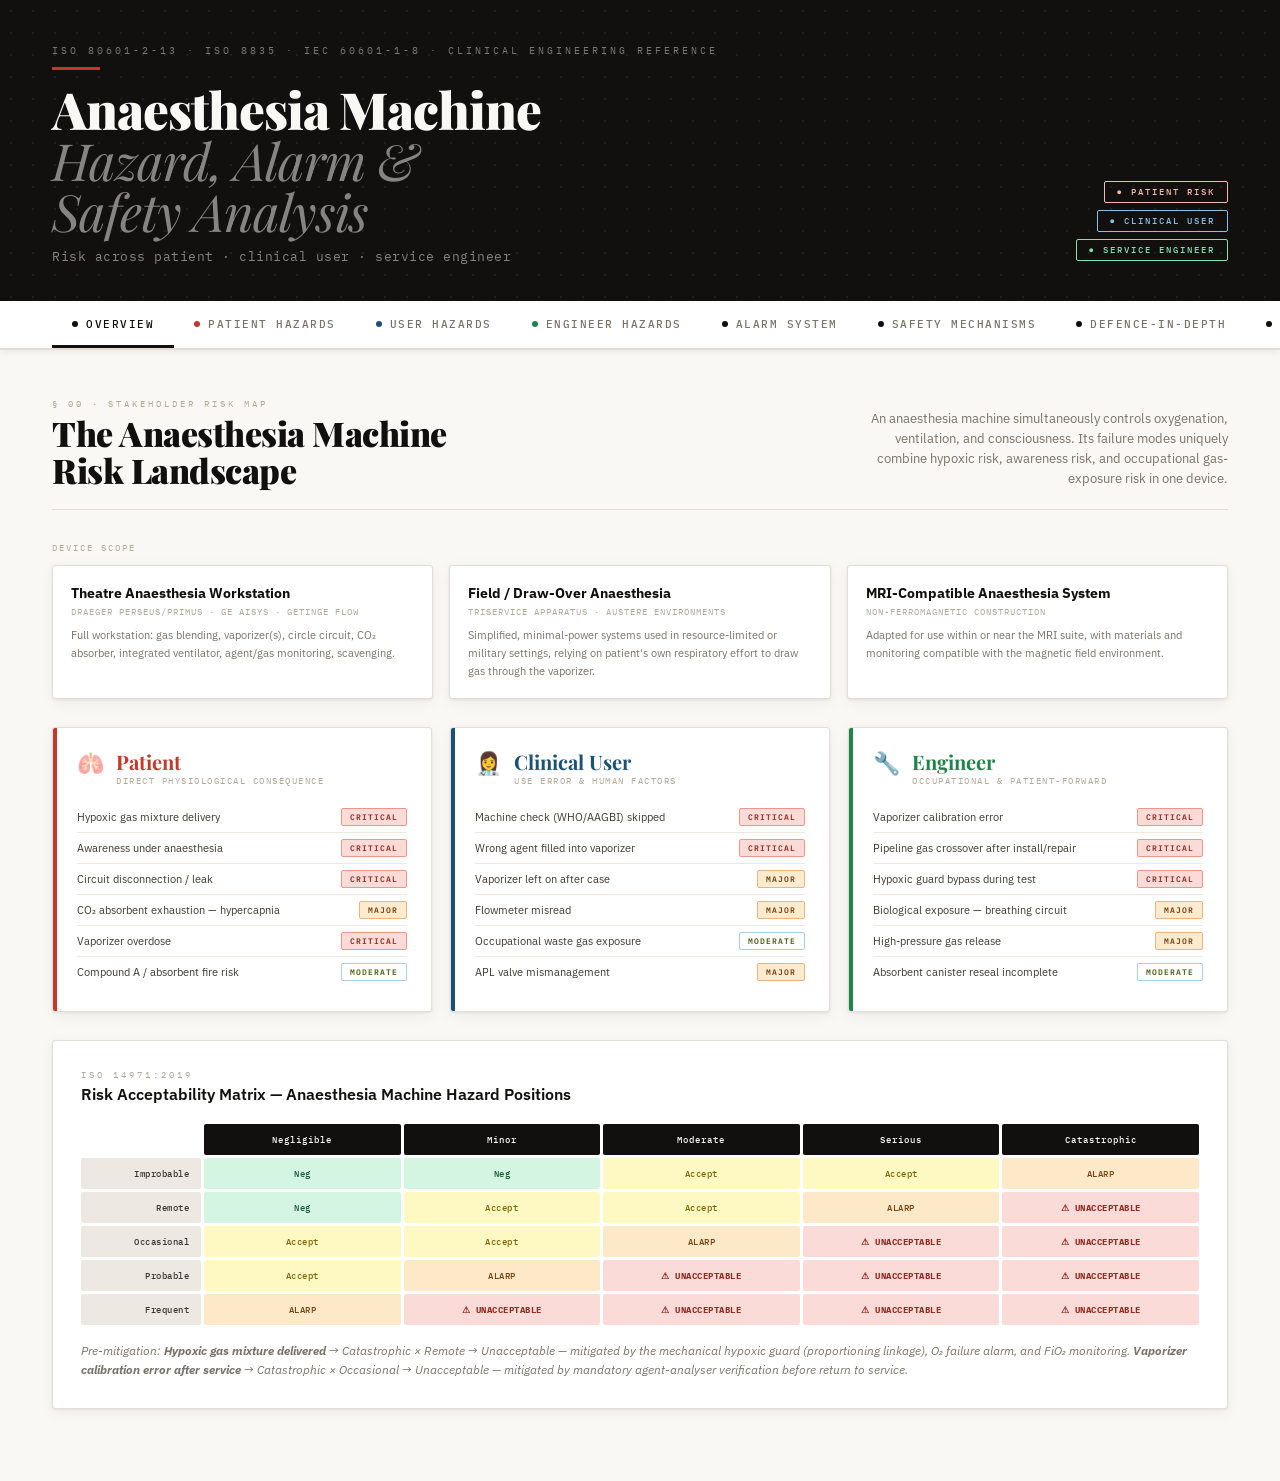
<file: safety-hazards/anaesthesia-hazards.html>
<!DOCTYPE html>
<html lang="en">
<head>
<meta charset="UTF-8">
<meta name="viewport" content="width=device-width, initial-scale=1.0">
<title>Anaesthesia Machine — Hazard, Alarm & Safety Analysis</title>
<link href="https://fonts.googleapis.com/css2?family=Playfair+Display:ital,wght@0,400;0,700;0,900;1,400;1,700&family=IBM+Plex+Mono:wght@300;400;500;600&family=IBM+Plex+Sans:wght@300;400;500;600&display=swap" rel="stylesheet">
<style>
:root {
  --bg: #f9f8f5;
  --white: #ffffff;
  --ink: #12100e;
  --ink2: #3d3830;
  --ink3: #7a7268;
  --ink4: #b0a898;
  --rule: #e2ddd6;
  --rule2: #ede9e2;

  --patient: #c0392b;
  --patient-bg: #fdf3f2;
  --patient-light: #fae5e3;
  --patient-border: #f5b7b1;

  --user: #1a5276;
  --user-bg: #eaf2f8;
  --user-light: #d6eaf8;
  --user-border: #85c1e9;

  --eng: #1e8449;
  --eng-bg: #eafaf1;
  --eng-light: #d5f5e3;
  --eng-border: #82e0aa;

  --alarm: #7d3c98;
  --alarm-bg: #f5eef8;
  --alarm-light: #e8daef;

  --safe: #1a5276;
  --safe-bg: #eaf2f8;

  --crit: #922b21;
  --maj: #784212;
  --mod: #4d611b;

  --shadow: 0 1px 3px rgba(18,16,14,0.08), 0 4px 16px rgba(18,16,14,0.05);
  --shadow-hover: 0 4px 12px rgba(18,16,14,0.12), 0 12px 32px rgba(18,16,14,0.08);
}

* { box-sizing: border-box; margin: 0; padding: 0; }
html { scroll-behavior: smooth; }

body {
  background: var(--bg);
  color: var(--ink);
  font-family: 'IBM Plex Sans', sans-serif;
  font-size: 13px;
  min-height: 100vh;
  overflow-x: hidden;
}

.masthead { background: var(--ink); color: var(--bg); padding: 0; position: relative; overflow: hidden; }
.masthead-inner { padding: 44px 52px 36px; position: relative; z-index: 2; display: grid; grid-template-columns: 1fr auto; gap: 32px; align-items: flex-end; }
.masthead::before { content: ''; position: absolute; inset: 0; background-image: radial-gradient(circle, rgba(249,248,245,0.07) 1px, transparent 1px); background-size: 22px 22px; z-index: 1; }
.masthead-rule { width: 48px; height: 3px; background: var(--patient); margin-bottom: 14px; }
.masthead-eyebrow { font-family: 'IBM Plex Mono', monospace; font-size: 10px; letter-spacing: 3px; text-transform: uppercase; color: rgba(249,248,245,0.45); margin-bottom: 10px; }
.masthead h1 { font-family: 'Playfair Display', serif; font-size: clamp(32px, 4vw, 52px); font-weight: 900; line-height: 1.0; letter-spacing: -1px; margin-bottom: 10px; }
.masthead h1 em { font-style: italic; font-weight: 400; color: rgba(249,248,245,0.5); }
.masthead-sub { font-size: 13px; color: rgba(249,248,245,0.5); font-family: 'IBM Plex Mono', monospace; letter-spacing: 0.5px; margin-top: 6px; }
.masthead-pills { display: flex; flex-direction: column; gap: 7px; align-items: flex-end; padding-bottom: 4px; }
.mpill { font-family: 'IBM Plex Mono', monospace; font-size: 9px; letter-spacing: 2px; text-transform: uppercase; padding: 4px 12px; border-radius: 2px; border: 1px solid; font-weight: 500; }
.mpill-p { color: #f5b7b1; border-color: #f5b7b1; }
.mpill-u { color: #85c1e9; border-color: #85c1e9; }
.mpill-e { color: #82e0aa; border-color: #82e0aa; }

.navbar { background: var(--white); border-bottom: 2px solid var(--rule); position: sticky; top: 0; z-index: 100; box-shadow: 0 2px 8px rgba(18,16,14,0.07); }
.navbar-inner { display: flex; overflow-x: auto; padding: 0 52px; gap: 0; scrollbar-width: none; }
.navbar-inner::-webkit-scrollbar { display: none; }
.ntab { padding: 16px 20px 14px; font-family: 'IBM Plex Mono', monospace; font-size: 11px; letter-spacing: 1.5px; text-transform: uppercase; color: var(--ink3); cursor: pointer; border-bottom: 3px solid transparent; white-space: nowrap; transition: all 0.2s; font-weight: 500; display: flex; align-items: center; gap: 8px; }
.ntab:hover { color: var(--ink); }
.ntab-dot { width: 6px; height: 6px; border-radius: 50%; flex-shrink: 0; }
.ntab.active-p { color: var(--patient); border-bottom-color: var(--patient); }
.ntab.active-u { color: var(--user); border-bottom-color: var(--user); }
.ntab.active-e { color: var(--eng); border-bottom-color: var(--eng); }
.ntab.active-n { color: var(--ink); border-bottom-color: var(--ink); }

.shell { max-width: 1360px; margin: 0 auto; padding: 48px 52px; }
.section { display: none; }
.section.on { display: block; animation: appear 0.3s ease both; }
@keyframes appear { from { opacity: 0; transform: translateY(8px); } to { opacity: 1; transform: translateY(0); } }

.sec-hd { display: grid; grid-template-columns: 1fr auto; gap: 24px; align-items: flex-end; padding-bottom: 20px; border-bottom: 1px solid var(--rule); margin-bottom: 32px; }
.sec-eyebrow { font-family: 'IBM Plex Mono', monospace; font-size: 9px; letter-spacing: 3px; text-transform: uppercase; color: var(--ink4); margin-bottom: 6px; }
.sec-title { font-family: 'Playfair Display', serif; font-size: 34px; font-weight: 900; line-height: 1.1; letter-spacing: -0.5px; }
.sec-note { font-family: 'IBM Plex Sans', sans-serif; font-size: 13px; color: var(--ink3); max-width: 380px; text-align: right; line-height: 1.55; }

.matrix-card { background: var(--white); border: 1px solid var(--rule); border-radius: 3px; padding: 28px; margin-bottom: 24px; box-shadow: var(--shadow); }
.matrix-label { font-family: 'IBM Plex Mono', monospace; font-size: 9px; letter-spacing: 3px; color: var(--ink4); text-transform: uppercase; margin-bottom: 4px; }
.matrix-title { font-size: 16px; font-weight: 600; margin-bottom: 20px; }
.rm { display: grid; grid-template-columns: 120px repeat(5, 1fr); gap: 3px; }
.rc { padding: 10px 6px; text-align: center; font-family: 'IBM Plex Mono', monospace; font-size: 9px; font-weight: 500; border-radius: 2px; letter-spacing: 0.5px; }
.rc-head { background: var(--ink); color: var(--bg); letter-spacing: 1px; }
.rc-side { background: var(--rule2); color: var(--ink2); text-align: right; padding-right: 12px; display: flex; align-items: center; justify-content: flex-end; font-size: 9px; }
.rc-neg { background: #d5f5e3; color: #145a32; }
.rc-acc { background: #fef9c3; color: #7d6608; }
.rc-alarp { background: #fde8c8; color: #784212; }
.rc-un { background: #fadbd8; color: #922b21; font-weight: 700; }

.ov-grid { display: grid; grid-template-columns: repeat(3, 1fr); gap: 18px; margin-bottom: 28px; }
.ov-card { background: var(--white); border: 1px solid var(--rule); border-radius: 3px; padding: 24px; box-shadow: var(--shadow); cursor: pointer; transition: all 0.2s; position: relative; overflow: hidden; }
.ov-card::before { content: ''; position: absolute; left: 0; top: 0; bottom: 0; width: 4px; }
.ov-card.cp::before { background: var(--patient); }
.ov-card.cu::before { background: var(--user); }
.ov-card.ce::before { background: var(--eng); }
.ov-card:hover { box-shadow: var(--shadow-hover); transform: translateY(-3px); }

.ov-hd { display: flex; gap: 12px; align-items: flex-start; margin-bottom: 16px; }
.ov-icon { font-size: 22px; line-height: 1; }
.ov-name { font-family: 'Playfair Display', serif; font-size: 20px; font-weight: 700; line-height: 1; }
.ov-role { font-family: 'IBM Plex Mono', monospace; font-size: 9px; color: var(--ink4); letter-spacing: 1.5px; text-transform: uppercase; margin-top: 3px; }

.ov-stat { display: flex; justify-content: space-between; align-items: center; padding: 6px 0; border-bottom: 1px solid var(--rule2); font-size: 11px; gap: 10px; }
.ov-stat:last-child { border-bottom: none; }
.ov-stat-label { color: var(--ink2); }

.sev { font-family: 'IBM Plex Mono', monospace; font-size: 8px; padding: 2px 8px; border-radius: 2px; letter-spacing: 1px; font-weight: 600; text-transform: uppercase; white-space: nowrap; border: 1px solid; }
.sev-crit { background: #fadbd8; color: var(--crit); border-color: #f1948a; }
.sev-maj { background: #fdebd0; color: var(--maj); border-color: #f0b27a; }
.sev-mod { background: #fdfefe; color: var(--mod); border-color: #a9cce3; }
.sev-min { background: var(--eng-light); color: var(--eng); border-color: var(--eng-border); }

.hz-grid { display: grid; grid-template-columns: repeat(2, 1fr); gap: 18px; }
.hz { background: var(--white); border: 1px solid var(--rule); border-radius: 3px; overflow: hidden; box-shadow: var(--shadow); transition: all 0.2s; }
.hz:hover { box-shadow: var(--shadow-hover); transform: translateY(-2px); }
.hz-top { padding: 16px 20px; border-bottom: 1px solid; display: flex; align-items: flex-start; gap: 12px; }
.hz-glyph { font-size: 20px; line-height: 1; margin-top: 3px; }
.hz-meta { flex: 1; min-width: 0; }
.hz-id { font-family: 'IBM Plex Mono', monospace; font-size: 8px; color: var(--ink4); letter-spacing: 2px; margin-bottom: 3px; }
.hz-name { font-family: 'IBM Plex Sans', sans-serif; font-size: 15px; font-weight: 600; line-height: 1.2; }
.hz-body { padding: 16px 20px; }
.hz-row { display: grid; grid-template-columns: 80px 1fr; gap: 10px; padding: 7px 0; border-bottom: 1px dashed var(--rule2); font-size: 12px; align-items: flex-start; }
.hz-row:last-child { border-bottom: none; padding-bottom: 0; }
.hz-k { font-family: 'IBM Plex Mono', monospace; font-size: 8px; color: var(--ink4); letter-spacing: 1.5px; text-transform: uppercase; padding-top: 2px; }
.hz-v { color: var(--ink); line-height: 1.5; }

.atbl { width: 100%; border-collapse: collapse; }
.atbl th { text-align: left; padding: 12px 14px; font-family: 'IBM Plex Mono', monospace; font-size: 8px; letter-spacing: 2px; text-transform: uppercase; color: var(--bg); background: var(--ink); font-weight: 500; }
.atbl td { padding: 12px 14px; border-bottom: 1px solid var(--rule2); font-size: 12px; vertical-align: top; line-height: 1.5; color: var(--ink2); }
.atbl tr:hover td { background: var(--rule2); }
.atbl td:first-child { font-weight: 600; color: var(--ink); font-size: 12px; }
.pri { font-family: 'IBM Plex Mono', monospace; font-size: 8px; padding: 2px 8px; border-radius: 2px; font-weight: 600; letter-spacing: 1px; border: 1px solid; }
.p-h { background: #fadbd8; color: var(--crit); border-color: #f1948a; }
.p-m { background: #fdebd0; color: var(--maj); border-color: #f0b27a; }
.p-l { background: var(--user-light); color: var(--user); border-color: var(--user-border); }

.sm-grid { display: grid; grid-template-columns: repeat(3, 1fr); gap: 18px; margin-bottom: 24px; }
.sm { background: var(--white); border: 1px solid var(--rule); border-radius: 3px; padding: 22px; box-shadow: var(--shadow); position: relative; overflow: hidden; transition: border-color 0.2s, box-shadow 0.2s; }
.sm:hover { border-color: var(--ink3); box-shadow: var(--shadow-hover); }
.sm-bg-num { position: absolute; right: 14px; top: 8px; font-family: 'Playfair Display', serif; font-size: 52px; font-weight: 900; color: rgba(18,16,14,0.04); line-height: 1; }
.sm-icon-wrap { width: 38px; height: 38px; border-radius: 3px; display: flex; align-items: center; justify-content: center; font-size: 18px; margin-bottom: 12px; }
.sm-eyebrow { font-family: 'IBM Plex Mono', monospace; font-size: 8px; letter-spacing: 2px; text-transform: uppercase; color: var(--ink4); margin-bottom: 4px; }
.sm-name { font-size: 14px; font-weight: 700; font-family: 'IBM Plex Sans', sans-serif; margin-bottom: 8px; line-height: 1.25; }
.sm-desc { font-size: 12px; color: var(--ink3); line-height: 1.55; margin-bottom: 10px; }
.sm-std { font-family: 'IBM Plex Mono', monospace; font-size: 8px; color: var(--ink4); letter-spacing: 0.5px; padding-top: 8px; border-top: 1px dashed var(--rule2); }

.def-wrap { background: var(--white); border: 1px solid var(--rule); border-radius: 3px; box-shadow: var(--shadow); overflow: hidden; }
.def-row { display: grid; grid-template-columns: 72px 1fr; border-bottom: 1px solid var(--rule); }
.def-row:last-child { border-bottom: none; }
.def-num { padding: 24px 16px; border-right: 1px solid var(--rule); display: flex; align-items: flex-start; justify-content: center; padding-top: 28px; }
.def-roman { font-family: 'Playfair Display', serif; font-size: 28px; font-weight: 400; color: var(--ink4); font-style: italic; }
.def-body { padding: 22px 28px; }
.def-title { font-size: 15px; font-weight: 700; margin-bottom: 6px; }
.def-desc { font-size: 12px; color: var(--ink3); line-height: 1.6; margin-bottom: 12px; }
.def-tags { display: flex; flex-wrap: wrap; gap: 5px; }
.dtag { padding: 2px 9px; border-radius: 2px; font-size: 10px; font-family: 'IBM Plex Mono', monospace; letter-spacing: 0.3px; border: 1px solid; }
.dtag-p { background: var(--patient-light); color: var(--patient); border-color: var(--patient-border); }
.dtag-u { background: var(--user-light); color: var(--user); border-color: var(--user-border); }
.dtag-e { background: var(--eng-light); color: var(--eng); border-color: var(--eng-border); }

.stbl { width: 100%; border-collapse: collapse; }
.stbl th { text-align: left; padding: 12px 16px; background: var(--ink); color: var(--bg); font-family: 'IBM Plex Mono', monospace; font-size: 8px; letter-spacing: 2px; text-transform: uppercase; font-weight: 500; }
.stbl td { padding: 12px 16px; border-bottom: 1px solid var(--rule2); font-size: 12px; vertical-align: top; line-height: 1.5; color: var(--ink2); }
.stbl tr:hover td { background: var(--rule2); }
.stbl td:first-child { font-family: 'IBM Plex Mono', monospace; font-weight: 600; color: var(--ink); font-size: 11px; white-space: nowrap; }

.banner { display: flex; gap: 12px; padding: 14px 18px; border-radius: 3px; margin-bottom: 20px; font-size: 13px; line-height: 1.55; border-left: 4px solid; }
.banner-e { background: var(--eng-bg); border-color: var(--eng); color: var(--eng); }
.banner-p { background: var(--patient-bg); border-color: var(--patient); color: var(--patient); }
.banner strong { font-weight: 700; display: block; margin-bottom: 3px; }

.pri-grid { display: grid; grid-template-columns: repeat(3, 1fr); gap: 16px; margin-bottom: 20px; }
.pri-card { padding: 20px; border-radius: 3px; border: 1px solid; }
.pc-h { background: #fdedec; border-color: #f1948a; }
.pc-m { background: #fef5e4; border-color: #f0b27a; }
.pc-l { background: var(--user-bg); border-color: var(--user-border); }
.pc-label { font-family: 'IBM Plex Mono', monospace; font-size: 9px; letter-spacing: 2px; text-transform: uppercase; font-weight: 600; margin-bottom: 6px; }
.pc-title { font-size: 15px; font-weight: 700; margin-bottom: 8px; font-family: 'IBM Plex Sans', sans-serif; }
.pc-items { font-size: 11px; line-height: 1.8; color: var(--ink2); }

.vtype-grid { display: grid; grid-template-columns: repeat(3, 1fr); gap: 16px; margin-bottom: 28px; }
.vtype { background: var(--white); border: 1px solid var(--rule); border-radius: 3px; padding: 18px; box-shadow: var(--shadow); }
.vtype-name { font-size: 14px; font-weight: 700; margin-bottom: 4px; color: var(--ink); }
.vtype-sub { font-family: 'IBM Plex Mono', monospace; font-size: 9px; color: var(--ink4); letter-spacing: 1px; margin-bottom: 10px; text-transform: uppercase; }
.vtype-desc { font-size: 11px; color: var(--ink3); line-height: 1.6; }

.waveform-wrap { background: var(--ink); border-radius: 3px; padding: 20px; margin-bottom: 20px; overflow: hidden; }

@media (max-width: 1000px) {
  .masthead-inner { grid-template-columns: 1fr; }
  .masthead-pills { flex-direction: row; }
  .ov-grid, .hz-grid, .sm-grid, .pri-grid { grid-template-columns: 1fr; }
  .vtype-grid { grid-template-columns: repeat(2, 1fr); }
  .shell { padding: 28px 20px; }
  .navbar-inner { padding: 0 16px; }
}
</style>
</head>
<body>

<div class="masthead">
  <div class="masthead-inner">
    <div>
      <div class="masthead-eyebrow">ISO 80601-2-13 · ISO 8835 · IEC 60601-1-8 · Clinical Engineering Reference</div>
      <div class="masthead-rule"></div>
      <h1>Anaesthesia Machine<br><em>Hazard, Alarm &<br>Safety Analysis</em></h1>
      <div class="masthead-sub">Risk across patient · clinical user · service engineer</div>
    </div>
    <div class="masthead-pills">
      <span class="mpill mpill-p">● Patient Risk</span>
      <span class="mpill mpill-u">● Clinical User</span>
      <span class="mpill mpill-e">● Service Engineer</span>
    </div>
  </div>
</div>

<div class="navbar">
  <div class="navbar-inner">
    <div class="ntab active-n" id="t-over" onclick="go('over',this,'active-n')"><div class="ntab-dot" style="background:var(--ink)"></div>Overview</div>
    <div class="ntab" id="t-pat" onclick="go('pat',this,'active-p')"><div class="ntab-dot" style="background:var(--patient)"></div>Patient Hazards</div>
    <div class="ntab" id="t-usr" onclick="go('usr',this,'active-u')"><div class="ntab-dot" style="background:var(--user)"></div>User Hazards</div>
    <div class="ntab" id="t-eng" onclick="go('eng',this,'active-e')"><div class="ntab-dot" style="background:var(--eng)"></div>Engineer Hazards</div>
    <div class="ntab" id="t-alm" onclick="go('alm',this,'active-n')"><div class="ntab-dot" style="background:var(--ink)"></div>Alarm System</div>
    <div class="ntab" id="t-saf" onclick="go('saf',this,'active-n')"><div class="ntab-dot" style="background:var(--ink)"></div>Safety Mechanisms</div>
    <div class="ntab" id="t-def" onclick="go('def',this,'active-n')"><div class="ntab-dot" style="background:var(--ink)"></div>Defence-in-Depth</div>
    <div class="ntab" id="t-std" onclick="go('std',this,'active-n')"><div class="ntab-dot" style="background:var(--ink)"></div>Standards</div>
  </div>
</div>

<div class="shell">

<!-- OVERVIEW -->
<div id="sec-over" class="section on">
  <div class="sec-hd">
    <div>
      <div class="sec-eyebrow">§ 00 · Stakeholder Risk Map</div>
      <div class="sec-title">The Anaesthesia Machine<br>Risk Landscape</div>
    </div>
    <div class="sec-note">An anaesthesia machine simultaneously controls oxygenation, ventilation, and consciousness. Its failure modes uniquely combine hypoxic risk, awareness risk, and occupational gas-exposure risk in one device.</div>
  </div>

  <div style="font-family:'IBM Plex Mono',monospace;font-size:9px;color:var(--ink4);letter-spacing:2px;text-transform:uppercase;margin-bottom:12px;">Device Scope</div>
  <div class="vtype-grid">
    <div class="vtype">
      <div class="vtype-name">Theatre Anaesthesia Workstation</div>
      <div class="vtype-sub">Draeger Perseus/Primus · GE Aisys · Getinge Flow</div>
      <div class="vtype-desc">Full workstation: gas blending, vaporizer(s), circle circuit, CO₂ absorber, integrated ventilator, agent/gas monitoring, scavenging.</div>
    </div>
    <div class="vtype">
      <div class="vtype-name">Field / Draw-Over Anaesthesia</div>
      <div class="vtype-sub">Triservice apparatus · Austere environments</div>
      <div class="vtype-desc">Simplified, minimal-power systems used in resource-limited or military settings, relying on patient's own respiratory effort to draw gas through the vaporizer.</div>
    </div>
    <div class="vtype">
      <div class="vtype-name">MRI-Compatible Anaesthesia System</div>
      <div class="vtype-sub">Non-ferromagnetic construction</div>
      <div class="vtype-desc">Adapted for use within or near the MRI suite, with materials and monitoring compatible with the magnetic field environment.</div>
    </div>
  </div>

  <div class="ov-grid">
    <div class="ov-card cp" onclick="go('pat',document.getElementById('t-pat'),'active-p')">
      <div class="ov-hd"><div class="ov-icon">🫁</div><div><div class="ov-name" style="color:var(--patient)">Patient</div><div class="ov-role">Direct physiological consequence</div></div></div>
      <div class="ov-stat"><span class="ov-stat-label">Hypoxic gas mixture delivery</span><span class="sev sev-crit">CRITICAL</span></div>
      <div class="ov-stat"><span class="ov-stat-label">Awareness under anaesthesia</span><span class="sev sev-crit">CRITICAL</span></div>
      <div class="ov-stat"><span class="ov-stat-label">Circuit disconnection / leak</span><span class="sev sev-crit">CRITICAL</span></div>
      <div class="ov-stat"><span class="ov-stat-label">CO₂ absorbent exhaustion — hypercapnia</span><span class="sev sev-maj">MAJOR</span></div>
      <div class="ov-stat"><span class="ov-stat-label">Vaporizer overdose</span><span class="sev sev-crit">CRITICAL</span></div>
      <div class="ov-stat"><span class="ov-stat-label">Compound A / absorbent fire risk</span><span class="sev sev-mod">MODERATE</span></div>
    </div>

    <div class="ov-card cu" onclick="go('usr',document.getElementById('t-usr'),'active-u')">
      <div class="ov-hd"><div class="ov-icon">👩‍⚕️</div><div><div class="ov-name" style="color:var(--user)">Clinical User</div><div class="ov-role">Use error & human factors</div></div></div>
      <div class="ov-stat"><span class="ov-stat-label">Machine check (WHO/AAGBI) skipped</span><span class="sev sev-crit">CRITICAL</span></div>
      <div class="ov-stat"><span class="ov-stat-label">Wrong agent filled into vaporizer</span><span class="sev sev-crit">CRITICAL</span></div>
      <div class="ov-stat"><span class="ov-stat-label">Vaporizer left on after case</span><span class="sev sev-maj">MAJOR</span></div>
      <div class="ov-stat"><span class="ov-stat-label">Flowmeter misread</span><span class="sev sev-maj">MAJOR</span></div>
      <div class="ov-stat"><span class="ov-stat-label">Occupational waste gas exposure</span><span class="sev sev-mod">MODERATE</span></div>
      <div class="ov-stat"><span class="ov-stat-label">APL valve mismanagement</span><span class="sev sev-maj">MAJOR</span></div>
    </div>

    <div class="ov-card ce" onclick="go('eng',document.getElementById('t-eng'),'active-e')">
      <div class="ov-hd"><div class="ov-icon">🔧</div><div><div class="ov-name" style="color:var(--eng)">Engineer</div><div class="ov-role">Occupational & patient-forward</div></div></div>
      <div class="ov-stat"><span class="ov-stat-label">Vaporizer calibration error</span><span class="sev sev-crit">CRITICAL</span></div>
      <div class="ov-stat"><span class="ov-stat-label">Pipeline gas crossover after install/repair</span><span class="sev sev-crit">CRITICAL</span></div>
      <div class="ov-stat"><span class="ov-stat-label">Hypoxic guard bypass during test</span><span class="sev sev-crit">CRITICAL</span></div>
      <div class="ov-stat"><span class="ov-stat-label">Biological exposure — breathing circuit</span><span class="sev sev-maj">MAJOR</span></div>
      <div class="ov-stat"><span class="ov-stat-label">High-pressure gas release</span><span class="sev sev-maj">MAJOR</span></div>
      <div class="ov-stat"><span class="ov-stat-label">Absorbent canister reseal incomplete</span><span class="sev sev-mod">MODERATE</span></div>
    </div>
  </div>

  <div class="matrix-card">
    <div class="matrix-label">ISO 14971:2019</div>
    <div class="matrix-title">Risk Acceptability Matrix — Anaesthesia Machine Hazard Positions</div>
    <div class="rm">
      <div class="rc" style="background:transparent;border:none"></div>
      <div class="rc rc-head">Negligible</div><div class="rc rc-head">Minor</div><div class="rc rc-head">Moderate</div><div class="rc rc-head">Serious</div><div class="rc rc-head">Catastrophic</div>

      <div class="rc rc-side">Improbable</div>
      <div class="rc rc-neg">Neg</div><div class="rc rc-neg">Neg</div><div class="rc rc-acc">Accept</div><div class="rc rc-acc">Accept</div><div class="rc rc-alarp">ALARP</div>

      <div class="rc rc-side">Remote</div>
      <div class="rc rc-neg">Neg</div><div class="rc rc-acc">Accept</div><div class="rc rc-acc">Accept</div><div class="rc rc-alarp">ALARP</div><div class="rc rc-un">⚠ UNACCEPTABLE</div>

      <div class="rc rc-side">Occasional</div>
      <div class="rc rc-acc">Accept</div><div class="rc rc-acc">Accept</div><div class="rc rc-alarp">ALARP</div><div class="rc rc-un">⚠ UNACCEPTABLE</div><div class="rc rc-un">⚠ UNACCEPTABLE</div>

      <div class="rc rc-side">Probable</div>
      <div class="rc rc-acc">Accept</div><div class="rc rc-alarp">ALARP</div><div class="rc rc-un">⚠ UNACCEPTABLE</div><div class="rc rc-un">⚠ UNACCEPTABLE</div><div class="rc rc-un">⚠ UNACCEPTABLE</div>

      <div class="rc rc-side">Frequent</div>
      <div class="rc rc-alarp">ALARP</div><div class="rc rc-un">⚠ UNACCEPTABLE</div><div class="rc rc-un">⚠ UNACCEPTABLE</div><div class="rc rc-un">⚠ UNACCEPTABLE</div><div class="rc rc-un">⚠ UNACCEPTABLE</div>
    </div>
    <div style="margin-top:16px;font-size:12px;color:var(--ink3);line-height:1.6;font-style:italic">
      Pre-mitigation: <strong>Hypoxic gas mixture delivered</strong> → Catastrophic × Remote → Unacceptable — mitigated by the mechanical hypoxic guard (proportioning linkage), O₂ failure alarm, and FiO₂ monitoring. <strong>Vaporizer calibration error after service</strong> → Catastrophic × Occasional → Unacceptable — mitigated by mandatory agent-analyser verification before return to service.
    </div>
  </div>
</div>

<!-- PATIENT -->
<div id="sec-pat" class="section">
  <div class="sec-hd">
    <div>
      <div class="sec-eyebrow">§ 01 · Patient Hazards</div>
      <div class="sec-title" style="color:var(--patient)">Direct Physiological Risk</div>
    </div>
    <div class="sec-note">A patient under general anaesthesia cannot compensate for or report a developing problem — every safeguard here substitutes for a patient who cannot say "something's wrong."</div>
  </div>

  <div class="hz-grid">
    <div class="hz">
      <div class="hz-top" style="background:var(--patient-bg);border-color:var(--patient-border)"><div class="hz-glyph">🫧</div><div class="hz-meta"><div class="hz-id">P.01</div><div class="hz-name">Hypoxic Gas Mixture Delivery</div></div><span class="sev sev-crit">CRITICAL</span></div>
      <div class="hz-body">
        <div class="hz-row"><div class="hz-k">Cause</div><div class="hz-v">O₂ pipeline failure with N₂O/air still flowing; proportioning (hypoxic guard) linkage worn or bypassed; flowmeter/rotameter tube crack causing false reading.</div></div>
        <div class="hz-row"><div class="hz-k">Harm</div><div class="hz-v">Hypoxic brain injury within minutes — one of the most catastrophic and preventable anaesthesia hazards on record.</div></div>
        <div class="hz-row"><div class="hz-k">Control</div><div class="hz-v">Mechanical hypoxic guard enforcing minimum ~21–25% O₂ regardless of N₂O flow setting; O₂ failure cut-off (Bosch/Ritchie whistle); independent FiO₂/O₂ analyser in the circuit.</div></div>
        <div class="hz-row"><div class="hz-k">Standard</div><div class="hz-v">ISO 80601-2-13 §201.12.1.101 — hypoxic guard</div></div>
      </div>
    </div>

    <div class="hz">
      <div class="hz-top" style="background:var(--patient-bg);border-color:var(--patient-border)"><div class="hz-glyph">😳</div><div class="hz-meta"><div class="hz-id">P.02</div><div class="hz-name">Awareness Under Anaesthesia</div></div><span class="sev sev-crit">CRITICAL</span></div>
      <div class="hz-body">
        <div class="hz-row"><div class="hz-k">Cause</div><div class="hz-v">Vaporizer empty/undetected running low; agent delivery interrupted by a leak; TIVA pump occlusion without volatile backup; agent monitor not in use or miscalibrated.</div></div>
        <div class="hz-row"><div class="hz-k">Harm</div><div class="hz-v">Intraoperative awareness with recall — a recognised cause of severe, long-term psychological harm (PTSD) to the patient.</div></div>
        <div class="hz-row"><div class="hz-k">Control</div><div class="hz-v">Continuous end-tidal agent monitoring with low-MAC alarm; vaporizer fill-level visible gauge; BIS/depth-of-anaesthesia monitoring where indicated.</div></div>
        <div class="hz-row"><div class="hz-k">Standard</div><div class="hz-v">ISO 80601-2-13 §201.12.1 — agent monitoring</div></div>
      </div>
    </div>

    <div class="hz">
      <div class="hz-top" style="background:var(--patient-bg);border-color:var(--patient-border)"><div class="hz-glyph">🔌</div><div class="hz-meta"><div class="hz-id">P.03</div><div class="hz-name">Breathing Circuit Disconnection / Leak</div></div><span class="sev sev-crit">CRITICAL</span></div>
      <div class="hz-body">
        <div class="hz-row"><div class="hz-k">Cause</div><div class="hz-v">Circuit connector not fully seated; cracked corrugated tubing; APL valve left open; bag/bellows leak from a perished seal.</div></div>
        <div class="hz-row"><div class="hz-k">Harm</div><div class="hz-v">Loss of ventilation and/or anaesthetic gas delivery under paralysis — the patient cannot breathe for themselves and cannot signal distress.</div></div>
        <div class="hz-row"><div class="hz-k">Control</div><div class="hz-v">Mandatory low airway pressure/disconnect alarm (cannot be disabled); pre-use leak test (WHO/AAGBI checklist); capnography confirms ongoing ventilation breath-by-breath.</div></div>
      </div>
    </div>

    <div class="hz">
      <div class="hz-top" style="background:var(--patient-bg);border-color:var(--patient-border)"><div class="hz-glyph">🌬️</div><div class="hz-meta"><div class="hz-id">P.04</div><div class="hz-name">CO₂ Absorbent Exhaustion — Hypercapnia</div></div><span class="sev sev-maj">MAJOR</span></div>
      <div class="hz-body">
        <div class="hz-row"><div class="hz-k">Cause</div><div class="hz-v">Soda lime/absorbent not changed at the recommended interval or colour-change indicator not checked; channelling in the canister reducing effective absorption.</div></div>
        <div class="hz-row"><div class="hz-k">Harm</div><div class="hz-v">Rebreathing of CO₂ → hypercapnia → tachycardia, arrhythmia, and (in severe cases) cardiovascular collapse.</div></div>
        <div class="hz-row"><div class="hz-k">Control</div><div class="hz-v">Capnography with rising inspired CO₂ alarm (earliest and most reliable indicator); absorbent colour-change indicator dye; scheduled replacement protocol.</div></div>
      </div>
    </div>

    <div class="hz">
      <div class="hz-top" style="background:var(--patient-bg);border-color:var(--patient-border)"><div class="hz-glyph">💊</div><div class="hz-meta"><div class="hz-id">P.05</div><div class="hz-name">Vaporizer Overdose</div></div><span class="sev sev-crit">CRITICAL</span></div>
      <div class="hz-body">
        <div class="hz-row"><div class="hz-k">Cause</div><div class="hz-v">Vaporizer tipped, allowing liquid agent into the bypass chamber; wrong agent filled (e.g., desflurane into a sevoflurane vaporizer); internal calibration drift.</div></div>
        <div class="hz-row"><div class="hz-k">Harm</div><div class="hz-v">Sudden high-concentration agent delivery causes profound hypotension, bradycardia, or cardiovascular collapse.</div></div>
        <div class="hz-row"><div class="hz-k">Control</div><div class="hz-v">Agent-specific keyed filling ports (Pin Index/agent-specific filler system prevents wrong-agent filling); end-tidal agent monitoring with high-MAC alarm; interlock preventing two vaporizers running simultaneously.</div></div>
        <div class="hz-row"><div class="hz-k">Standard</div><div class="hz-v">ISO 5360 — anaesthetic vaporizer requirements</div></div>
      </div>
    </div>

    <div class="hz">
      <div class="hz-top" style="background:var(--patient-bg);border-color:var(--patient-border)"><div class="hz-glyph">🔥</div><div class="hz-meta"><div class="hz-id">P.06</div><div class="hz-name">Compound A / Absorbent Fire Risk</div></div><span class="sev sev-mod">MODERATE</span></div>
      <div class="hz-body">
        <div class="hz-row"><div class="hz-k">Cause</div><div class="hz-v">Desiccated (dried-out) CO₂ absorbent reacting exothermically with sevoflurane or desflurane, producing Compound A or, in extreme cases, a canister fire.</div></div>
        <div class="hz-row"><div class="hz-k">Harm</div><div class="hz-v">Nephrotoxic potential from Compound A (sevoflurane); rare but documented absorbent canister fires causing burns and equipment damage.</div></div>
        <div class="hz-row"><div class="hz-k">Control</div><div class="hz-v">Turn off fresh gas flow when machine is not in use for extended periods; use low-desiccation absorbents; replace absorbent per schedule regardless of apparent colour change.</div></div>
      </div>
    </div>

    <div class="hz">
      <div class="hz-top" style="background:var(--patient-bg);border-color:var(--patient-border)"><div class="hz-glyph">🌡️</div><div class="hz-meta"><div class="hz-id">P.07</div><div class="hz-name">Barotrauma from APL/Pressure Relief Fault</div></div><span class="sev sev-maj">MAJOR</span></div>
      <div class="hz-body">
        <div class="hz-row"><div class="hz-k">Cause</div><div class="hz-v">Adjustable pressure-limiting (APL) valve stuck closed; ventilator relief valve fault; fresh gas flow too high with valve closed during manual ventilation.</div></div>
        <div class="hz-row"><div class="hz-k">Harm</div><div class="hz-v">Circuit pressure rises uncontrolled → barotrauma, pneumothorax, particularly dangerous in paediatric anaesthesia with smaller lung volumes.</div></div>
        <div class="hz-row"><div class="hz-k">Control</div><div class="hz-v">High airway pressure alarm; independent mechanical pressure-relief valve; PPM verification of APL valve function across its full range.</div></div>
      </div>
    </div>

    <div class="hz">
      <div class="hz-top" style="background:var(--patient-bg);border-color:var(--patient-border)"><div class="hz-glyph">🌡️</div><div class="hz-meta"><div class="hz-id">P.08</div><div class="hz-name">Malignant Hyperthermia Trigger Cross-Contamination</div></div><span class="sev sev-crit">CRITICAL</span></div>
      <div class="hz-body">
        <div class="hz-row"><div class="hz-k">Cause</div><div class="hz-v">Machine previously used with a volatile agent not adequately flushed/decontaminated before use on an MH-susceptible patient requiring a trigger-free anaesthetic.</div></div>
        <div class="hz-row"><div class="hz-k">Harm</div><div class="hz-v">Residual volatile agent traces can precipitate a malignant hyperthermia crisis in a susceptible patient — a life-threatening hypermetabolic emergency.</div></div>
        <div class="hz-row"><div class="hz-k">Control</div><div class="hz-v">Dedicated "MH-clean" machine or validated flushing protocol (fresh gas flow flush + absorbent/circuit change) per AAGBI guidance; activated charcoal filters where used.</div></div>
        <div class="hz-row"><div class="hz-k">Regulation</div><div class="hz-v">Association of Anaesthetists MH guidance</div></div>
      </div>
    </div>
  </div>
</div>

<!-- USER -->
<div id="sec-usr" class="section">
  <div class="sec-hd">
    <div>
      <div class="sec-eyebrow">§ 02 · Clinical User Hazards</div>
      <div class="sec-title" style="color:var(--user)">Use Error &<br>Human Factors</div>
    </div>
    <div class="sec-note">The pre-use machine check is the single most important human defence layer in anaesthesia — and the one most vulnerable to time pressure between cases.</div>
  </div>

  <div class="hz-grid">
    <div class="hz">
      <div class="hz-top" style="background:var(--user-bg);border-color:var(--user-border)"><div class="hz-glyph">✅</div><div class="hz-meta"><div class="hz-id">U.01</div><div class="hz-name">Pre-Use Machine Check Skipped or Rushed</div></div><span class="sev sev-crit">CRITICAL</span></div>
      <div class="hz-body">
        <div class="hz-row"><div class="hz-k">Cause</div><div class="hz-v">WHO/Association of Anaesthetists checklist skipped between cases under time pressure; assumption that "it was fine this morning" carries through the list.</div></div>
        <div class="hz-row"><div class="hz-k">Harm</div><div class="hz-v">Undetected leak, absorbent exhaustion, or gas supply fault carried directly into the next case with an anaesthetised patient.</div></div>
        <div class="hz-row"><div class="hz-k">Control</div><div class="hz-v">Mandatory documented checklist before every case (Association of Anaesthetists Checklist for Anaesthetic Equipment); electronic self-test integrated into modern workstations.</div></div>
      </div>
    </div>

    <div class="hz">
      <div class="hz-top" style="background:var(--user-bg);border-color:var(--user-border)"><div class="hz-glyph">🧴</div><div class="hz-meta"><div class="hz-id">U.02</div><div class="hz-name">Wrong Agent Filled Into Vaporizer</div></div><span class="sev sev-crit">CRITICAL</span></div>
      <div class="hz-body">
        <div class="hz-row"><div class="hz-k">Cause</div><div class="hz-v">Bypassing the agent-specific keyed filler system; using a non-keyed funnel; mislabelled agent bottle.</div></div>
        <div class="hz-row"><div class="hz-k">Harm</div><div class="hz-v">Delivery of an unintended agent at an uncalibrated concentration — unpredictable depth of anaesthesia and cardiovascular effect.</div></div>
        <div class="hz-row"><div class="hz-k">Control</div><div class="hz-v">Agent-specific keyed filling systems must never be bypassed; two-person check on vaporizer filling; colour-coded agent labelling per ISO standard.</div></div>
      </div>
    </div>

    <div class="hz">
      <div class="hz-top" style="background:var(--user-bg);border-color:var(--user-border)"><div class="hz-glyph">🔛</div><div class="hz-meta"><div class="hz-id">U.03</div><div class="hz-name">Vaporizer Left On After Case</div></div><span class="sev sev-maj">MAJOR</span></div>
      <div class="hz-body">
        <div class="hz-row"><div class="hz-k">Cause</div><div class="hz-v">Vaporizer dial not returned to zero at end of case; distraction during handover/turnover.</div></div>
        <div class="hz-row"><div class="hz-k">Harm</div><div class="hz-v">Unintended agent exposure to recovery staff or the next patient if fresh gas flow is started before the dial is checked.</div></div>
        <div class="hz-row"><div class="hz-k">Control</div><div class="hz-v">End-of-case checklist item; audible/visual indicator of non-zero vaporizer setting on modern workstations.</div></div>
      </div>
    </div>

    <div class="hz">
      <div class="hz-top" style="background:var(--user-bg);border-color:var(--user-border)"><div class="hz-glyph">📏</div><div class="hz-meta"><div class="hz-id">U.04</div><div class="hz-name">Flowmeter / Fresh Gas Flow Misread</div></div><span class="sev sev-maj">MAJOR</span></div>
      <div class="hz-body">
        <div class="hz-row"><div class="hz-k">Cause</div><div class="hz-v">Traditional rotameter tube misread (ball position parallax); confusion between O₂ and N₂O/air flow controls under time pressure.</div></div>
        <div class="hz-row"><div class="hz-k">Harm</div><div class="hz-v">Inappropriate FiO₂ delivered; risk compounded on older machines without electronic gas mixture display.</div></div>
        <div class="hz-row"><div class="hz-k">Control</div><div class="hz-v">Electronic gas mixture display on modern workstations; standardised flow-control knob shapes/colours (O₂ always distinct); independent O₂ analyser cross-check.</div></div>
      </div>
    </div>

    <div class="hz">
      <div class="hz-top" style="background:var(--user-bg);border-color:var(--user-border)"><div class="hz-glyph">💨</div><div class="hz-meta"><div class="hz-id">U.05</div><div class="hz-name">Occupational Waste Gas Exposure</div></div><span class="sev sev-mod">MODERATE</span></div>
      <div class="hz-body">
        <div class="hz-row"><div class="hz-k">Cause</div><div class="hz-v">Scavenging system disconnected, blocked, or not activated; poor mask seal during induction; high fresh gas flows without adequate extraction.</div></div>
        <div class="hz-row"><div class="hz-k">Harm</div><div class="hz-v">Chronic low-level volatile agent exposure to theatre staff — associated in the literature with headache, fatigue, and reproductive health concerns at sustained high exposure.</div></div>
        <div class="hz-row"><div class="hz-k">Control</div><div class="hz-v">Active scavenging system with flow verification; theatre air-change rate compliance (HTM 03-01); occupational exposure monitoring where indicated.</div></div>
        <div class="hz-row"><div class="hz-k">Regulation</div><div class="hz-v">COSHH 2002 · HTM 03-01</div></div>
      </div>
    </div>

    <div class="hz">
      <div class="hz-top" style="background:var(--user-bg);border-color:var(--user-border)"><div class="hz-glyph">🎛️</div><div class="hz-meta"><div class="hz-id">U.06</div><div class="hz-name">APL Valve Mismanagement (Manual Ventilation)</div></div><span class="sev sev-maj">MAJOR</span></div>
      <div class="hz-body">
        <div class="hz-row"><div class="hz-k">Cause</div><div class="hz-v">APL valve left fully closed during bag-mask ventilation; valve position not adjusted when switching between spontaneous and controlled ventilation.</div></div>
        <div class="hz-row"><div class="hz-k">Harm</div><div class="hz-v">Excessive circuit pressure delivered to the patient — particularly hazardous in paediatric cases with a low pressure-injury threshold.</div></div>
        <div class="hz-row"><div class="hz-k">Control</div><div class="hz-v">Training on APL valve function and correct positioning for each ventilation mode; pressure gauge always visible during manual ventilation.</div></div>
      </div>
    </div>
  </div>
</div>

<!-- ENGINEER -->
<div id="sec-eng" class="section">
  <div class="sec-hd">
    <div>
      <div class="sec-eyebrow">§ 03 · Service Engineer Hazards</div>
      <div class="sec-title" style="color:var(--eng)">Occupational &<br>Patient-Forward Risk</div>
    </div>
    <div class="sec-note">Anaesthesia machine servicing uniquely combines pressurised medical gas work with precision vaporizer calibration — errors in either propagate directly to an anaesthetised, non-consenting-in-the-moment patient.</div>
  </div>

  <div class="banner banner-e">
    <span style="font-size:18px">⚠</span>
    <div><strong>Regulatory context</strong> Vaporizer and gas-delivery calibration errors are among the most serious reportable events in anaesthesia equipment servicing. Post-service agent-analyser verification is not optional.</div>
  </div>

  <div class="hz-grid">
    <div class="hz">
      <div class="hz-top" style="background:var(--eng-bg);border-color:var(--eng-border)"><div class="hz-glyph">📊</div><div class="hz-meta"><div class="hz-id">E.01</div><div class="hz-name">Vaporizer Calibration Error</div></div><span class="sev sev-crit">CRITICAL</span></div>
      <div class="hz-body">
        <div class="hz-row"><div class="hz-k">Cause</div><div class="hz-v">Vaporizer serviced/refilled and returned without agent-analyser verification across the dial range; wrong agent used during bench test; internal temperature-compensation bellows fault.</div></div>
        <div class="hz-row"><div class="hz-k">Harm</div><div class="hz-v">Machine delivers an incorrect anaesthetic concentration on its next clinical use — directly causes either awareness (under-delivery) or cardiovascular collapse (over-delivery).</div></div>
        <div class="hz-row"><div class="hz-k">Control</div><div class="hz-v">Mandatory calibrated gas analyser (Riken/agent-specific) verification across the full dial range before return to service; documented with analyser serial number and traceability certificate.</div></div>
        <div class="hz-row"><div class="hz-k">Standard</div><div class="hz-v">ISO 5360 · manufacturer service manual</div></div>
      </div>
    </div>

    <div class="hz">
      <div class="hz-top" style="background:var(--eng-bg);border-color:var(--eng-border)"><div class="hz-glyph">🔀</div><div class="hz-meta"><div class="hz-id">E.02</div><div class="hz-name">Pipeline Gas Crossover After Install/Repair</div></div><span class="sev sev-crit">CRITICAL</span></div>
      <div class="hz-body">
        <div class="hz-row"><div class="hz-k">Cause</div><div class="hz-v">Non-interchangeable (NIST/Schrader) gas fittings bypassed or incorrectly reassembled after pipeline or machine-side work; hose assembly error during installation.</div></div>
        <div class="hz-row"><div class="hz-k">Harm</div><div class="hz-v">Wrong gas delivered to the patient port (e.g., N₂O where O₂ is expected) — a catastrophic, well-documented category of anaesthesia incident.</div></div>
        <div class="hz-row"><div class="hz-k">Control</div><div class="hz-v">Mandatory gas-specific crossover test after any pipeline or machine gas-supply work, per HTM 02-01; never defeat or adapt non-interchangeable fittings.</div></div>
        <div class="hz-row"><div class="hz-k">Regulation</div><div class="hz-v">HTM 02-01 · MHRA gas safety guidance</div></div>
      </div>
    </div>

    <div class="hz">
      <div class="hz-top" style="background:var(--eng-bg);border-color:var(--eng-border)"><div class="hz-glyph">🛡️</div><div class="hz-meta"><div class="hz-id">E.03</div><div class="hz-name">Hypoxic Guard Bypassed During Test</div></div><span class="sev sev-crit">CRITICAL</span></div>
      <div class="hz-body">
        <div class="hz-row"><div class="hz-k">Cause</div><div class="hz-v">Proportioning linkage disconnected for testing and not correctly reassembled/re-verified; test performed with the O₂ failure alarm disabled and not re-enabled.</div></div>
        <div class="hz-row"><div class="hz-k">Harm</div><div class="hz-v">Machine returned to service with its principal defence against hypoxic gas delivery silently disabled.</div></div>
        <div class="hz-row"><div class="hz-k">Control</div><div class="hz-v">Mandatory hypoxic guard function test (progressively reduce O₂ flow and confirm N₂O cuts out at the correct ratio) before every return to service; checklist sign-off.</div></div>
      </div>
    </div>

    <div class="hz">
      <div class="hz-top" style="background:var(--eng-bg);border-color:var(--eng-border)"><div class="hz-glyph">🩸</div><div class="hz-meta"><div class="hz-id">E.04</div><div class="hz-name">Biological Exposure — Breathing Circuit</div></div><span class="sev sev-maj">MAJOR</span></div>
      <div class="hz-body">
        <div class="hz-row"><div class="hz-k">Cause</div><div class="hz-v">Circuit, absorber, or bellows returned with secretions/blood contamination; no decontamination certificate accompanying the returned machine.</div></div>
        <div class="hz-row"><div class="hz-k">Harm</div><div class="hz-v">Bloodborne pathogen or respiratory pathogen exposure to the engineer during disassembly.</div></div>
        <div class="hz-row"><div class="hz-k">Control</div><div class="hz-v">Decontamination certificate required before EBME accepts the machine; universal precautions; PPE for circuit and absorber handling.</div></div>
        <div class="hz-row"><div class="hz-k">Regulation</div><div class="hz-v">COSHH 2002 · MHRA DB2006(06)</div></div>
      </div>
    </div>

    <div class="hz">
      <div class="hz-top" style="background:var(--eng-bg);border-color:var(--eng-border)"><div class="hz-glyph">💨</div><div class="hz-meta"><div class="hz-id">E.05</div><div class="hz-name">High-Pressure Gas Release Hazard</div></div><span class="sev sev-maj">MAJOR</span></div>
      <div class="hz-body">
        <div class="hz-row"><div class="hz-k">Cause</div><div class="hz-v">Pipeline or cylinder hose disconnected under pressure; regulator failure; work performed on a pressurised line without depressurising first.</div></div>
        <div class="hz-row"><div class="hz-k">Harm</div><div class="hz-v">High-pressure hose whip injury; rapid decompression burns; O₂-enriched atmosphere near an ignition source.</div></div>
        <div class="hz-row"><div class="hz-k">Control</div><div class="hz-v">Depressurise before disconnecting; oil-free tools near O₂ connections; no grease on O₂ fittings; ventilate the work area.</div></div>
        <div class="hz-row"><div class="hz-k">Regulation</div><div class="hz-v">HTM 02-01</div></div>
      </div>
    </div>

    <div class="hz">
      <div class="hz-top" style="background:var(--eng-bg);border-color:var(--eng-border)"><div class="hz-glyph">🧪</div><div class="hz-meta"><div class="hz-id">E.06</div><div class="hz-name">CO₂ Absorbent Canister Reseal Incomplete</div></div><span class="sev sev-mod">MODERATE</span></div>
      <div class="hz-body">
        <div class="hz-row"><div class="hz-k">Cause</div><div class="hz-v">Absorber canister disassembled for inspection/replacement and reseated without a proper gasket seal; O-ring degraded and not replaced.</div></div>
        <div class="hz-row"><div class="hz-k">Harm</div><div class="hz-v">Circuit leak reducing effective CO₂ scrubbing and fresh gas delivery — may not be caught by a routine leak test if the leak is small.</div></div>
        <div class="hz-row"><div class="hz-k">Control</div><div class="hz-v">Full circuit leak test after any absorber work; visual gasket/O-ring inspection at every PPM; replace seals per OEM service interval.</div></div>
      </div>
    </div>
  </div>
</div>

<!-- ALARMS -->
<div id="sec-alm" class="section">
  <div class="sec-hd">
    <div>
      <div class="sec-eyebrow">§ 04 · Alarm System</div>
      <div class="sec-title">IEC 60601-1-8<br>Alarm Classification</div>
    </div>
    <div class="sec-note">Anaesthesia alarms span gas supply, circuit integrity, agent delivery, and ventilation — a broader alarm surface than almost any other device class in the operating theatre.</div>
  </div>

  <div class="pri-grid">
    <div class="pri-card pc-h">
      <div class="pc-label" style="color:#922b21">HIGH PRIORITY</div>
      <div class="pc-title" style="color:#922b21">Immediate Action</div>
      <div class="pc-items">· Red flashing visual<br>· 10-pulse repeating burst<br>· ≥65 dBA at 1 m<br>· Cannot be disabled (O₂ failure)</div>
    </div>
    <div class="pri-card pc-m">
      <div class="pc-label" style="color:#784212">MEDIUM PRIORITY</div>
      <div class="pc-title" style="color:#784212">Prompt Response</div>
      <div class="pc-items">· Amber visual<br>· 3-pulse burst<br>· ≥45 dBA at 1 m<br>· Time-limited silence</div>
    </div>
    <div class="pri-card pc-l">
      <div class="pc-label" style="color:var(--user)">LOW PRIORITY</div>
      <div class="pc-title" style="color:var(--user)">Awareness</div>
      <div class="pc-items">· Cyan / steady visual<br>· Single chime<br>· Advisory only</div>
    </div>
  </div>

  <div style="background:var(--white);border:1px solid var(--rule);border-radius:3px;overflow:hidden;box-shadow:var(--shadow);margin-bottom:24px;">
    <table class="atbl">
      <thead><tr><th style="width:18%">Alarm</th><th style="width:9%">Priority</th><th style="width:22%">Trigger Condition</th><th style="width:22%">Machine Response</th><th style="width:29%">Engineer's Service Check</th></tr></thead>
      <tbody>
        <tr><td>O₂ Supply Failure</td><td><span class="pri p-h">HIGH</span></td><td>O₂ pipeline pressure &lt; ~2.5 bar</td><td>Audible whistle/alarm; cuts N₂O supply automatically</td><td>O₂ failure cut-off function test; pressure sensor verification</td></tr>
        <tr><td>Hypoxic Guard Activation</td><td><span class="pri p-h">HIGH</span></td><td>O₂ fraction would fall below safe minimum</td><td>Limits/prevents further N₂O increase</td><td>Proportioning linkage test across flow range</td></tr>
        <tr><td>Low Circuit Pressure / Disconnect</td><td><span class="pri p-h">HIGH</span></td><td>Airway pressure below threshold for set duration</td><td>Immediate alarm</td><td>Leak test; pressure sensor calibration</td></tr>
        <tr><td>High Circuit Pressure</td><td><span class="pri p-h">HIGH</span></td><td>Airway pressure exceeds set limit</td><td>Alarm; may trigger relief valve</td><td>APL/relief valve function test; pressure sensor calibration</td></tr>
        <tr><td>Low/High Agent Concentration</td><td><span class="pri p-h">HIGH</span></td><td>End-tidal agent outside set MAC-equivalent range</td><td>Alarm — awareness/overdose risk</td><td>Agent analyser verification across dial range</td></tr>
        <tr><td>High Inspired CO₂</td><td><span class="pri p-h">HIGH</span></td><td>Rising inspired CO₂ — absorbent exhaustion</td><td>Alarm</td><td>Capnograph calibration; absorbent condition check</td></tr>
        <tr><td>Low Minute Volume</td><td><span class="pri p-h">HIGH</span></td><td>Delivered MV below set threshold</td><td>Alarm</td><td>Flow sensor calibration; leak test</td></tr>
        <tr><td>Vaporizer Interlock Fault</td><td><span class="pri p-m">MED</span></td><td>Two vaporizers appear engaged simultaneously</td><td>Prevents dual-agent delivery</td><td>Interlock mechanism function test</td></tr>
        <tr><td>Scavenging System Fault</td><td><span class="pri p-m">MED</span></td><td>Extraction flow outside expected range</td><td>Alarm — occupational exposure risk</td><td>Scavenging flow rate verification</td></tr>
        <tr><td>Battery Low (integrated ventilator)</td><td><span class="pri p-m">MED</span></td><td>Battery &lt;20% capacity</td><td>Alert; continues on mains</td><td>Battery capacity/load test</td></tr>
      </tbody>
    </table>
  </div>
</div>

<!-- SAFETY MECHANISMS -->
<div id="sec-saf" class="section">
  <div class="sec-hd">
    <div>
      <div class="sec-eyebrow">§ 05 · Engineered Controls</div>
      <div class="sec-title">Built-In Safety<br>Mechanisms</div>
    </div>
    <div class="sec-note">These are the design-embedded defences that act before any human response is required — several are purely mechanical, by deliberate design choice, so they work even during a total power loss.</div>
  </div>

  <div class="sm-grid">
    <div class="sm">
      <div class="sm-bg-num">01</div>
      <div class="sm-icon-wrap" style="background:var(--patient-light)">🛡️</div>
      <div class="sm-eyebrow">Mechanical · Patient</div>
      <div class="sm-name">Hypoxic Guard (Proportioning Linkage)</div>
      <div class="sm-desc">A purely mechanical linkage between the O₂ and N₂O flow controls physically prevents the O₂ fraction from falling below a safe minimum, regardless of electronic failure.</div>
      <div class="sm-std">ISO 80601-2-13 §201.12.1.101</div>
    </div>
    <div class="sm">
      <div class="sm-bg-num">02</div>
      <div class="sm-icon-wrap" style="background:var(--patient-light)">🔊</div>
      <div class="sm-eyebrow">Mechanical/Pneumatic · Patient</div>
      <div class="sm-name">O₂ Failure Alarm (Bosch/Ritchie Whistle)</div>
      <div class="sm-desc">A pneumatically powered whistle sounds on loss of O₂ pipeline pressure, independent of the machine's electrical supply — works even during total power failure.</div>
      <div class="sm-std">ISO 80601-2-13 — independent of electrical power</div>
    </div>
    <div class="sm">
      <div class="sm-bg-num">03</div>
      <div class="sm-icon-wrap" style="background:var(--patient-light)">🧴</div>
      <div class="sm-eyebrow">Mechanical · Patient</div>
      <div class="sm-name">Agent-Specific Keyed Filling System</div>
      <div class="sm-desc">Vaporizer filling ports are keyed to a specific agent, physically preventing the wrong volatile agent from being introduced.</div>
      <div class="sm-std">ISO 5360 — vaporizer filling systems</div>
    </div>
    <div class="sm">
      <div class="sm-bg-num">04</div>
      <div class="sm-icon-wrap" style="background:var(--user-light)">🔒</div>
      <div class="sm-eyebrow">Mechanical · Patient</div>
      <div class="sm-name">Vaporizer Interlock</div>
      <div class="sm-desc">Prevents more than one vaporizer being engaged into the fresh gas pathway at the same time, eliminating unintended dual-agent delivery.</div>
      <div class="sm-std">ISO 80601-2-13 — interlock requirement</div>
    </div>
    <div class="sm">
      <div class="sm-bg-num">05</div>
      <div class="sm-icon-wrap" style="background:var(--eng-light)">🔌</div>
      <div class="sm-eyebrow">Mechanical · Patient</div>
      <div class="sm-name">Non-Interchangeable Gas Fittings (NIST/Schrader)</div>
      <div class="sm-desc">Gas-specific connector geometry physically prevents cross-connection between O₂, N₂O, air, and vacuum lines at the pipeline and machine level.</div>
      <div class="sm-std">ISO 5359 — pipeline hose assemblies</div>
    </div>
    <div class="sm">
      <div class="sm-bg-num">06</div>
      <div class="sm-icon-wrap" style="background:var(--patient-light)">📈</div>
      <div class="sm-eyebrow">Electronic · Patient</div>
      <div class="sm-name">Continuous Agent &amp; Capnography Monitoring</div>
      <div class="sm-desc">End-tidal agent concentration and CO₂ are monitored breath-by-breath, providing the earliest and most reliable warning of awareness risk or absorbent exhaustion.</div>
      <div class="sm-std">ISO 80601-2-55 — respiratory gas monitors</div>
    </div>
    <div class="sm">
      <div class="sm-bg-num">07</div>
      <div class="sm-icon-wrap" style="background:var(--user-light)">🎚️</div>
      <div class="sm-eyebrow">Mechanical · Patient</div>
      <div class="sm-name">Adjustable Pressure-Limiting (APL) / Relief Valve</div>
      <div class="sm-desc">Provides a manually or automatically controlled pressure ceiling in the breathing circuit, backed by an independent mechanical relief valve for absolute overpressure protection.</div>
      <div class="sm-std">ISO 80601-2-13 §201.11</div>
    </div>
    <div class="sm">
      <div class="sm-bg-num">08</div>
      <div class="sm-icon-wrap" style="background:var(--eng-light)">🌬️</div>
      <div class="sm-eyebrow">Mechanical · Occupational</div>
      <div class="sm-name">Active Scavenging System</div>
      <div class="sm-desc">Continuously extracts waste anaesthetic gas from the circuit and theatre environment, protecting staff from chronic low-level exposure.</div>
      <div class="sm-std">HTM 03-01 · COSHH 2002</div>
    </div>
    <div class="sm">
      <div class="sm-bg-num">09</div>
      <div class="sm-icon-wrap" style="background:var(--patient-light)">🧪</div>
      <div class="sm-eyebrow">Chemical · Patient</div>
      <div class="sm-name">CO₂ Absorbent Colour-Change Indicator</div>
      <div class="sm-desc">Dye additive in the soda lime changes colour as absorptive capacity is exhausted, giving a simple visual cue for timely replacement.</div>
      <div class="sm-std">Manufacturer product specification</div>
    </div>
  </div>
</div>

<!-- DEFENCE -->
<div id="sec-def" class="section">
  <div class="sec-hd">
    <div>
      <div class="sec-eyebrow">§ 06 · Swiss Cheese Model</div>
      <div class="sec-title">Defence-in-Depth</div>
    </div>
    <div class="sec-note">Each layer has holes. Harm reaches the patient only when holes align across all layers simultaneously.</div>
  </div>

  <div class="def-wrap">
    <div class="def-row">
      <div class="def-num"><div class="def-roman">I</div></div>
      <div class="def-body">
        <div class="def-title">Inherent Design Controls</div>
        <div class="def-desc">The hypoxic guard, non-interchangeable gas fittings, and agent-specific keyed vaporizer fillers all remove hazards mechanically, at source, independent of any electronic system.</div>
        <div class="def-tags"><span class="dtag dtag-p">Hypoxic guard</span><span class="dtag dtag-p">NIST/Schrader fittings</span><span class="dtag dtag-p">Keyed vaporizer filler</span><span class="dtag dtag-p">Vaporizer interlock</span></div>
      </div>
    </div>
    <div class="def-row">
      <div class="def-num"><div class="def-roman">II</div></div>
      <div class="def-body">
        <div class="def-title">Automatic Protection Devices</div>
        <div class="def-desc">O₂ failure whistle sounds without electrical power. Mechanical pressure-relief valve caps circuit pressure independent of software.</div>
        <div class="def-tags"><span class="dtag dtag-p">O₂ failure whistle</span><span class="dtag dtag-p">Mechanical relief valve</span><span class="dtag dtag-p">Absorbent colour indicator</span></div>
      </div>
    </div>
    <div class="def-row">
      <div class="def-num"><div class="def-roman">III</div></div>
      <div class="def-body">
        <div class="def-title">Alarms &amp; Warnings</div>
        <div class="def-desc">Continuous agent monitoring, capnography, and circuit pressure alarms all require the anaesthetist's attention at the correct moment.</div>
        <div class="def-tags"><span class="dtag dtag-u">Agent concentration alarm</span><span class="dtag dtag-u">CO₂ alarm</span><span class="dtag dtag-u">Circuit pressure alarm</span></div>
      </div>
    </div>
    <div class="def-row">
      <div class="def-num"><div class="def-roman">IV</div></div>
      <div class="def-body">
        <div class="def-title">Clinical Procedures &amp; Human Factors</div>
        <div class="def-desc">WHO/Association of Anaesthetists pre-use checklist, two-person vaporizer filling check, end-of-case dial-zero verification, MH-clean machine protocol.</div>
        <div class="def-tags"><span class="dtag dtag-u">Pre-use checklist</span><span class="dtag dtag-u">Two-person fill check</span><span class="dtag dtag-u">End-of-case check</span><span class="dtag dtag-u">MH-clean protocol</span></div>
      </div>
    </div>
    <div class="def-row">
      <div class="def-num"><div class="def-roman">V</div></div>
      <div class="def-body">
        <div class="def-title">Planned Preventive Maintenance (EBME)</div>
        <div class="def-desc">Annual hypoxic guard function test, agent-analyser calibration verification across the dial range, gas crossover test after any pipeline work, circuit leak test, scavenging flow verification.</div>
        <div class="def-tags"><span class="dtag dtag-e">Hypoxic guard test</span><span class="dtag dtag-e">Agent analyser cal.</span><span class="dtag dtag-e">Crossover test</span><span class="dtag dtag-e">Leak test</span><span class="dtag dtag-e">Scavenging test</span></div>
      </div>
    </div>
    <div class="def-row" style="border-bottom:none">
      <div class="def-num"><div class="def-roman">VI</div></div>
      <div class="def-body">
        <div class="def-title">Post-Market Surveillance &amp; Vigilance</div>
        <div class="def-desc">MHRA Yellow Card and MIR reporting, FSCA response, incident investigation for any awareness or hypoxia event, ECRI/AAMI hazard alert dissemination.</div>
        <div class="def-tags"><span class="dtag dtag-e">MHRA Yellow Card</span><span class="dtag dtag-e">Datix incident</span><span class="dtag dtag-e">FSN response</span><span class="dtag dtag-e">ECRI alerts</span></div>
      </div>
    </div>
  </div>
</div>

<!-- STANDARDS -->
<div id="sec-std" class="section">
  <div class="sec-hd">
    <div>
      <div class="sec-eyebrow">§ 07 · Normative Framework</div>
      <div class="sec-title">Applicable Standards<br>&amp; Regulations</div>
    </div>
    <div class="sec-note">Anaesthesia machines are covered by a distinctive standards landscape spanning gas delivery, vaporizer performance, respiratory monitoring, and occupational gas safety.</div>
  </div>

  <div style="background:var(--white);border:1px solid var(--rule);border-radius:3px;overflow:hidden;box-shadow:var(--shadow)">
    <table class="stbl">
      <thead><tr><th style="width:18%">Standard / Reg</th><th style="width:28%">Scope</th><th style="width:16%">Applies To</th><th style="width:38%">Key Requirements for EBME</th></tr></thead>
      <tbody>
        <tr><td>ISO 80601-2-13</td><td>Particular requirements for anaesthetic workstations</td><td>Manufacturer · EBME</td><td>Hypoxic guard; O₂ failure alarm; agent interlock; pressure relief; alarm requirements</td></tr>
        <tr><td>ISO 8835 series</td><td>Anaesthetic and respiratory equipment — general requirements</td><td>Manufacturer · EBME</td><td>Breathing system, absorber, and vaporizer performance requirements across the series</td></tr>
        <tr><td>ISO 5360</td><td>Anaesthetic vaporizers — requirements</td><td>Manufacturer · EBME</td><td>Agent-specific keyed filling; accuracy across temperature and flow range</td></tr>
        <tr><td>ISO 5359</td><td>Low-pressure hose assemblies for medical gases</td><td>Manufacturer · EBME · Estates</td><td>Non-interchangeable connector requirements; crossover test after any pipeline work</td></tr>
        <tr><td>ISO 80601-2-55</td><td>Respiratory gas monitors</td><td>Manufacturer · EBME</td><td>Agent and CO₂ monitoring accuracy; alarm limits</td></tr>
        <tr><td>IEC 60601-1</td><td>General ME equipment — electrical, mechanical safety</td><td>Manufacturer · EBME</td><td>Electrical safety; mechanical hazards; MOOP/MOPP</td></tr>
        <tr><td>IEC 60601-1-8</td><td>Alarm systems for ME equipment</td><td>Manufacturer · EBME · Users</td><td>3-priority alarm characteristics; O₂ failure alarm cannot be disabled</td></tr>
        <tr><td>IEC 62304</td><td>Medical device software lifecycle</td><td>Manufacturer · EBME</td><td>Class C software for integrated ventilator/monitoring functions</td></tr>
        <tr><td>IEC 62353</td><td>Recurrent test and test after repair</td><td>EBME</td><td>Electrical safety re-test after any mains-side repair</td></tr>
        <tr><td>ISO 14971:2019</td><td>Risk management for medical devices</td><td>Manufacturer · EBME</td><td>Hazard identification; ALARP; residual risk acceptability</td></tr>
        <tr><td>HTM 02-01</td><td>Medical gas pipeline systems</td><td>EBME · Estates</td><td>Pipeline integrity; crossover testing; pressure verification; NIST/Schrader fitting compliance</td></tr>
        <tr><td>HTM 03-01</td><td>Ventilation in healthcare premises</td><td>EBME · Estates</td><td>Theatre air-change rates; scavenging exhaust compliance</td></tr>
        <tr><td>Association of Anaesthetists Checklist</td><td>Pre-use anaesthetic equipment check</td><td>Clinical Users</td><td>Mandatory pre-use machine check standard referenced by Trust policy</td></tr>
        <tr><td>COSHH 2002</td><td>Control of substances hazardous to health</td><td>EBME · Clinical</td><td>Waste anaesthetic gas exposure; biological exposure before service</td></tr>
        <tr><td>UK MDR 2002 / EU MDR 2017/745</td><td>Medical device regulation</td><td>Manufacturer · EBME · Trust</td><td>UKCA/CE marking; incident reporting; FSCA obligations</td></tr>
        <tr><td>MHRA DB2010(02)</td><td>Managing medical devices</td><td>EBME · Trust</td><td>Asset management; maintenance record retention; incident management</td></tr>
      </tbody>
    </table>
  </div>
</div>

</div>

<script>
function go(id, el, cls) {
  document.querySelectorAll('.section').forEach(s => s.classList.remove('on'));
  document.getElementById('sec-' + id).classList.add('on');
  document.querySelectorAll('.ntab').forEach(t => t.classList.remove('active-p','active-u','active-e','active-n'));
  el.classList.add(cls);
  window.scrollTo({ top: 0, behavior: 'smooth' });
}
</script>
</body>
</html>
</file>
